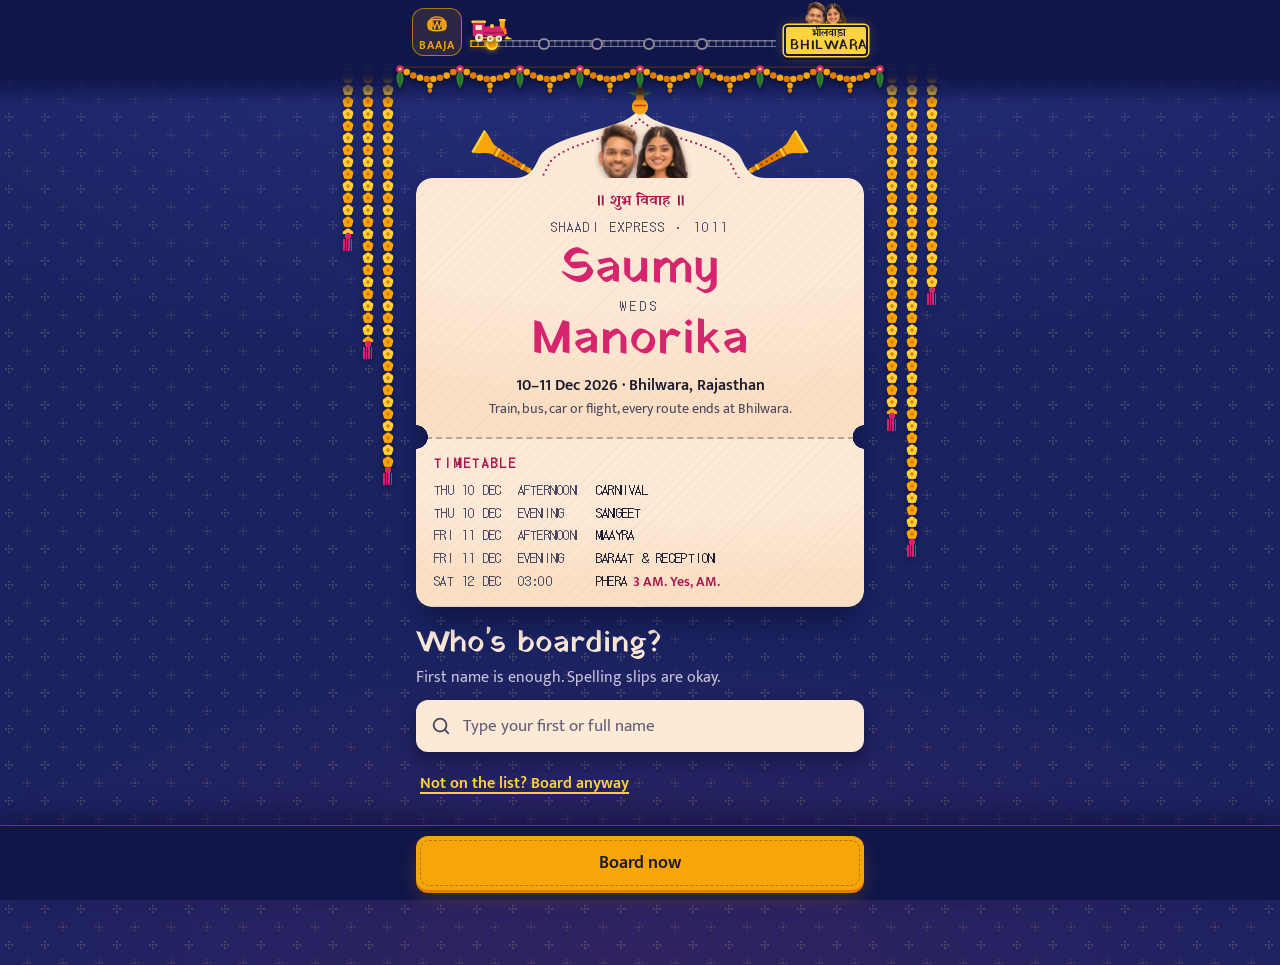
<file: index.html>
<!doctype html>
<html lang="en">
<head>
  <meta charset="utf-8">
  <meta name="viewport" content="width=device-width, initial-scale=1, viewport-fit=cover">
  <meta name="theme-color" content="#10164A">
  <meta name="color-scheme" content="dark">
  <title>Saumy &amp; Manorika · Shaadi Express to Bhilwara</title>
  <meta name="description" content="Your ticket to Saumy &amp; Manorika's wedding in Bhilwara, 10–11 Dec 2026. RSVP for everyone on your ticket and share your rough travel plan.">

  <!-- Link previews (WhatsApp, etc.) need ABSOLUTE URLs. If the site moves, update og:url,
       og:image and twitter:image together (docs/SETUP.md, Part 5). -->
  <meta property="og:type" content="website">
  <meta property="og:url" content="https://saumy-weds-manorika.github.io/">
  <meta property="og:site_name" content="Shaadi Express">
  <meta property="og:title" content="Your ticket to Saumy &amp; Manorika's wedding 🚂">
  <meta property="og:description" content="10–11 Dec 2026 · Bhilwara. RSVP and plan your journey.">
  <meta property="og:image" content="https://saumy-weds-manorika.github.io/assets/og.png">
  <meta property="og:image:type" content="image/png">
  <meta property="og:image:width" content="1200">
  <meta property="og:image:height" content="630">
  <meta property="og:image:alt" content="A Shaadi Express ticket to Saumy and Manorika's wedding in Bhilwara">
  <meta name="twitter:card" content="summary_large_image">
  <meta name="twitter:title" content="Your ticket to Saumy &amp; Manorika's wedding 🚂">
  <meta name="twitter:description" content="10–11 Dec 2026 · Bhilwara. RSVP and plan your journey.">
  <meta name="twitter:image" content="https://saumy-weds-manorika.github.io/assets/og.png">

  <link rel="icon" href="data:image/svg+xml,%3Csvg xmlns='http://www.w3.org/2000/svg' viewBox='0 0 32 32'%3E%3Ccircle cx='16' cy='16' r='15' fill='%23E07B00'/%3E%3Cg fill='%23F6A609'%3E%3Ccircle cx='16' cy='7' r='6'/%3E%3Ccircle cx='25' cy='16' r='6'/%3E%3Ccircle cx='16' cy='25' r='6'/%3E%3Ccircle cx='7' cy='16' r='6'/%3E%3C/g%3E%3Ccircle cx='16' cy='16' r='5' fill='%23D6246E'/%3E%3C/svg%3E">

  <link rel="preconnect" href="https://fonts.googleapis.com">
  <link rel="preconnect" href="https://fonts.gstatic.com" crossorigin>
  <link rel="stylesheet" href="https://fonts.googleapis.com/css2?family=DotGothic16&amp;family=Mukta:wght@400;600&amp;family=Yatra+One&amp;display=swap">
  <link rel="stylesheet" href="css/styles.css">
  <link rel="stylesheet" href="css/trip.css">
  <!-- Fetch app.js's imports in parallel instead of after app.js has been parsed -->
  <link rel="modulepreload" href="js/config.js">
  <link rel="modulepreload" href="js/logic.js">
  <link rel="modulepreload" href="js/api.js">
  <link rel="modulepreload" href="js/regret.js">
  <link rel="modulepreload" href="js/audio.js">
  <link rel="modulepreload" href="js/pass.js">
  <link rel="modulepreload" href="js/trip.js">
  <link rel="modulepreload" href="js/trip-data.js">
  <link rel="modulepreload" href="js/travel-data.js">
  <link rel="modulepreload" href="js/rajasthan-outline.js">
  <!-- The couple's busts: the cover, the BHILWARA board and the boarding pass all use them -->
  <link rel="preload" as="image" href="assets/bobble/saumy-bust.webp" type="image/webp">
  <link rel="preload" as="image" href="assets/bobble/manorika-bust.webp" type="image/webp">
  <script type="module" src="js/app.js"></script>
</head>
<body data-stop="platform" data-mode="train" data-party="confirmed">

<!-- ================================================================
     SVG sprite: vehicles, icons, diya.
     Referenced with <use href="#id">. Never displayed directly.
     ================================================================ -->
<svg class="sprite" aria-hidden="true" focusable="false" xmlns="http://www.w3.org/2000/svg">
  <!-- Vehicles: all face right, viewBox 0 0 48 28 -->
  <symbol id="v-train" viewBox="0 0 48 28">
    <rect x="1.5" y="3.5" width="16" height="3" rx="1.2" fill="#FFD23F"/>
    <rect x="3" y="6" width="13" height="15" rx="1.5" fill="#D6246E"/>
    <rect x="6" y="8.5" width="7" height="5.5" rx="1" fill="#FCE9D6"/>
    <rect x="15" y="10" width="25" height="11" rx="4" fill="#D6246E"/>
    <rect x="15" y="16" width="25" height="2" fill="#A8174F"/>
    <rect x="32.5" y="3" width="5.5" height="8" rx="1" fill="#F6A609"/>
    <rect x="31.5" y="2" width="7.5" height="2.4" rx="1" fill="#FFD23F"/>
    <circle cx="24" cy="9.6" r="2.2" fill="#FFD23F"/>
    <path d="M40 20.5l6.5 3.5h-9z" fill="#FFD23F"/>
    <g fill="#F6A609"><circle cx="35.6" cy="12" r="1.5"/><circle cx="37.6" cy="14.2" r="1.5"/><circle cx="38.6" cy="16.9" r="1.5"/></g>
    <g fill="#E07B00"><circle cx="36.6" cy="13" r="1.1"/><circle cx="38.2" cy="15.5" r="1.1"/></g>
    <circle cx="10" cy="22.5" r="4.4" fill="#FCE9D6"/><circle cx="10" cy="22.5" r="1.6" fill="#10164A"/>
    <circle cx="22" cy="23.4" r="3.5" fill="#FCE9D6"/><circle cx="22" cy="23.4" r="1.2" fill="#10164A"/>
    <circle cx="31.5" cy="23.4" r="3.5" fill="#FCE9D6"/><circle cx="31.5" cy="23.4" r="1.2" fill="#10164A"/>
    <path d="M10 22.5H31.5" stroke="#FFD23F" stroke-width="1.4" stroke-linecap="round"/>
  </symbol>
  <symbol id="v-flight" viewBox="0 0 48 28">
    <path d="M6 9 3.5 3H8.5L15 11.5z" fill="#D6246E"/>
    <path d="M4 15.5c0-3 3-4.5 9-4.5h25c5.5 0 9 2 9 4.5s-3.5 4.5-9 4.5H11c-4.5 0-7-1.5-7-4.5z" fill="#FCE9D6"/>
    <path d="M40 11.6c3.5.6 6.4 2 7 3.9h-6.2c-1 0-1.6-.6-1.6-1.6z" fill="#10164A"/>
    <path d="M18 16.5h11l-8.5 9.5H16.5z" fill="#D6246E"/>
    <path d="M7 14l-4.5 2.5H9z" fill="#A8174F"/>
    <g fill="#10164A"><circle cx="16" cy="14.2" r="1.1"/><circle cx="20" cy="14.2" r="1.1"/><circle cx="24" cy="14.2" r="1.1"/><circle cx="28" cy="14.2" r="1.1"/><circle cx="32" cy="14.2" r="1.1"/><circle cx="36" cy="14.2" r="1.1"/></g>
    <path d="M4.5 17.6H44" stroke="#F6A609" stroke-width="1.2"/>
  </symbol>
  <symbol id="v-bus" viewBox="0 0 48 28">
    <rect x="4" y="2.5" width="36" height="2" rx="1" fill="#FFD23F"/>
    <rect x="2" y="4.5" width="44" height="17" rx="3.5" fill="#F6A609"/>
    <rect x="2" y="15" width="44" height="2.6" fill="#D6246E"/>
    <g fill="#FCE9D6"><rect x="5" y="7.5" width="6" height="5.5" rx="1"/><rect x="13" y="7.5" width="6" height="5.5" rx="1"/><rect x="21" y="7.5" width="6" height="5.5" rx="1"/><rect x="29" y="7.5" width="6" height="5.5" rx="1"/></g>
    <path d="M37.5 7.5h6.2c.9 0 1.3.6 1.3 1.4V15h-7.5z" fill="#10164A"/>
    <circle cx="44.6" cy="19" r="1.2" fill="#FFD23F"/>
    <circle cx="12" cy="22.5" r="4" fill="#1B1B2F" stroke="#FCE9D6" stroke-width="1.4"/>
    <circle cx="36" cy="22.5" r="4" fill="#1B1B2F" stroke="#FCE9D6" stroke-width="1.4"/>
  </symbol>
  <!-- Auto-rickshaw for locals ("Bhilwara is home"): haldi canopy, open side, rani body -->
  <symbol id="v-local" viewBox="0 0 48 28">
    <rect x="10.5" y="7.5" width="17" height="9" rx="1.6" fill="#10164A"/>
    <rect x="11.5" y="13.4" width="9" height="2" rx=".6" fill="#FCE9D6"/>
    <path d="M6.5 16V7.2C6.5 4.4 8.3 2.6 11 2.6h22.2c1.5 0 2.4.9 2.4 2.4v2.5H10.5L10 16z" fill="#FFD23F"/>
    <path d="M27.2 16.4 31 7.5h4.6l-1.2 9.2z" fill="#FCE9D6" opacity=".8"/>
    <path d="M27.2 16.4 31 7.5" stroke="#1B1B2F" stroke-width="1" stroke-linecap="round"/>
    <path d="M5.5 22v-6h21.7l4 .9c6.6.3 10.6 1.9 12.6 5.1z" fill="#D6246E"/>
    <rect x="5.5" y="18.3" width="35" height="1.6" fill="#FFD23F"/>
    <circle cx="42" cy="19.6" r="1.2" fill="#FFD23F"/>
    <g fill="#F6A609"><circle cx="12.5" cy="8.2" r="1.15"/><circle cx="19" cy="8.2" r="1.15"/><circle cx="25.5" cy="8.2" r="1.15"/></g>
    <g fill="#E07B00"><circle cx="15.8" cy="8.4" r="1"/><circle cx="22.3" cy="8.4" r="1"/></g>
    <circle cx="12.5" cy="22.6" r="3.9" fill="#1B1B2F" stroke="#FCE9D6" stroke-width="1.4"/>
    <circle cx="37.5" cy="22.8" r="3.5" fill="#1B1B2F" stroke="#FCE9D6" stroke-width="1.4"/>
  </symbol>
  <symbol id="v-car" viewBox="0 0 48 28">
    <path d="M12 13c1.5-5 5-7.5 11-7.5h6.5c4.5 0 7.5 2.5 9.5 7.5z" fill="#FCE9D6"/>
    <path d="M15.5 12.5c1.2-3.4 3.6-4.8 7.5-4.8v4.8zM25 7.7h4.5c2.8 0 4.8 1.6 6.2 4.8H25z" fill="#10164A"/>
    <path d="M3 15.5c0-2 1.5-3 4-3h33c4 0 6 1.5 6 4.5v2.5c0 1.2-.8 2-2 2H5c-1.2 0-2-.8-2-2z" fill="#FCE9D6"/>
    <path d="M3 18h43" stroke="#E07B00" stroke-width="1"/>
    <g fill="#F6A609"><circle cx="31" cy="13.6" r="1.5"/><circle cx="34" cy="15" r="1.5"/><circle cx="37.2" cy="15.6" r="1.5"/><circle cx="40.4" cy="15.2" r="1.5"/><circle cx="43.2" cy="14" r="1.5"/></g>
    <g fill="#D6246E"><circle cx="32.5" cy="14.4" r="1"/><circle cx="35.6" cy="15.4" r="1"/><circle cx="38.8" cy="15.5" r="1"/><circle cx="41.8" cy="14.7" r="1"/></g>
    <circle cx="45" cy="16.5" r="1.1" fill="#FFD23F"/>
    <circle cx="12.5" cy="21.5" r="4" fill="#1B1B2F" stroke="#FCE9D6" stroke-width="1.4"/>
    <circle cx="36.5" cy="21.5" r="4" fill="#1B1B2F" stroke="#FCE9D6" stroke-width="1.4"/>
  </symbol>

  <!-- Icons: 24px grid, 2px stroke, currentColor -->
  <symbol id="i-dhol" viewBox="0 0 24 24"><g fill="none" stroke="currentColor" stroke-width="1.8" stroke-linejoin="round"><path d="M5 7.6c4.6-1.7 9.4-1.7 14 0v8.8c-4.6 1.7-9.4 1.7-14 0z"/><ellipse cx="5" cy="12" rx="1.9" ry="4.4"/><ellipse cx="19" cy="12" rx="1.9" ry="4.4"/><path d="M7.6 8.2l2.2 7.6 2.2-7.6 2.2 7.6 2.2-7.6" stroke-width="1.3"/><path d="M5.2 7.2C7 2.8 17 2.8 18.8 7.2" stroke-width="1.4"/></g></symbol>
  <symbol id="i-slash" viewBox="0 0 24 24"><path d="M3.5 3.5l17 17" stroke="#10164A" stroke-width="5.5" stroke-linecap="round"/><path d="M3.5 3.5l17 17" stroke="currentColor" stroke-width="2" stroke-linecap="round"/></symbol>
  <symbol id="i-speaker" viewBox="0 0 24 24"><path d="M11 5 6 9H3v6h3l5 4z" fill="currentColor" stroke="currentColor" stroke-width="1.5" stroke-linejoin="round"/></symbol>
  <symbol id="i-waves" viewBox="0 0 24 24"><path d="M15.5 8.5a5 5 0 0 1 0 7M18.5 5.5a9.5 9.5 0 0 1 0 13" fill="none" stroke="currentColor" stroke-width="2" stroke-linecap="round"/></symbol>
  <symbol id="i-mute" viewBox="0 0 24 24"><path d="m16 9.5 5 5m0-5-5 5" fill="none" stroke="currentColor" stroke-width="2" stroke-linecap="round"/></symbol>
  <symbol id="i-arrow-left" viewBox="0 0 24 24"><path d="M19 12H5m6 6-6-6 6-6" fill="none" stroke="currentColor" stroke-width="2" stroke-linecap="round" stroke-linejoin="round"/></symbol>
  <symbol id="i-arrow-right" viewBox="0 0 24 24"><path d="M5 12h14m-6 6 6-6-6-6" fill="none" stroke="currentColor" stroke-width="2" stroke-linecap="round" stroke-linejoin="round"/></symbol>
  <symbol id="i-check" viewBox="0 0 24 24"><path d="M20 6 9 17l-5-5" fill="none" stroke="currentColor" stroke-width="2.6" stroke-linecap="round" stroke-linejoin="round"/></symbol>
  <symbol id="i-x" viewBox="0 0 24 24"><path d="M18 6 6 18M6 6l12 12" fill="none" stroke="currentColor" stroke-width="2" stroke-linecap="round"/></symbol>
  <symbol id="i-plus" viewBox="0 0 24 24"><path d="M12 5v14M5 12h14" fill="none" stroke="currentColor" stroke-width="2" stroke-linecap="round"/></symbol>
  <symbol id="i-search" viewBox="0 0 24 24"><circle cx="11" cy="11" r="7" fill="none" stroke="currentColor" stroke-width="2"/><path d="m20 20-4-4" stroke="currentColor" stroke-width="2" stroke-linecap="round"/></symbol>
  <symbol id="i-download" viewBox="0 0 24 24"><path d="M12 3v12m-5-5 5 5 5-5M5 21h14" fill="none" stroke="currentColor" stroke-width="2" stroke-linecap="round" stroke-linejoin="round"/></symbol>
  <symbol id="i-share" viewBox="0 0 24 24"><g fill="none" stroke="currentColor" stroke-width="2"><circle cx="18" cy="5" r="3"/><circle cx="6" cy="12" r="3"/><circle cx="18" cy="19" r="3"/><path d="m8.6 13.5 6.8 4m0-11-6.8 4"/></g></symbol>
  <symbol id="i-chat" viewBox="0 0 24 24"><path d="M21 11.5a8.4 8.4 0 0 1-12.6 7.3L3 21l2.2-5.3A8.4 8.4 0 1 1 21 11.5z" fill="none" stroke="currentColor" stroke-width="2" stroke-linejoin="round"/></symbol>
  <symbol id="i-calendar" viewBox="0 0 24 24"><g fill="none" stroke="currentColor" stroke-width="2" stroke-linecap="round"><rect x="3" y="4.5" width="18" height="17" rx="2.5"/><path d="M16 2.5v4M8 2.5v4M3 10h18"/></g></symbol>
  <symbol id="i-copy" viewBox="0 0 24 24"><g fill="none" stroke="currentColor" stroke-width="2"><rect x="9" y="9" width="12" height="12" rx="2"/><path d="M5 15H4a1.5 1.5 0 0 1-1.5-1.5v-9A1.5 1.5 0 0 1 4 3h9a1.5 1.5 0 0 1 1.5 1.5V5"/></g></symbol>
  <symbol id="i-mail" viewBox="0 0 24 24"><g fill="none" stroke="currentColor" stroke-width="2" stroke-linejoin="round"><rect x="2.5" y="4.5" width="19" height="15" rx="2"/><path d="m21.5 6.5-9.5 7-9.5-7"/></g></symbol>
  <symbol id="i-edit" viewBox="0 0 24 24"><path d="M12 20h9M16.5 3.5a2.1 2.1 0 0 1 3 3L7 19l-4 1 1-4z" fill="none" stroke="currentColor" stroke-width="2" stroke-linecap="round" stroke-linejoin="round"/></symbol>
  <symbol id="i-ticket" viewBox="0 0 24 24"><path d="M3 7.5A2.5 2.5 0 0 1 5.5 5h13A2.5 2.5 0 0 1 21 7.5V9a3 3 0 0 0 0 6v1.5a2.5 2.5 0 0 1-2.5 2.5h-13A2.5 2.5 0 0 1 3 16.5V15a3 3 0 0 0 0-6z" fill="none" stroke="currentColor" stroke-width="2" stroke-linejoin="round"/><path d="M14 5v2.5m0 3v3m0 3V19" stroke="currentColor" stroke-width="2"/></symbol>
  <symbol id="i-wheel" viewBox="0 0 24 24"><g fill="none" stroke="currentColor" stroke-width="2"><circle cx="12" cy="12" r="9"/><circle cx="12" cy="12" r="2"/><path d="M12 3v7m0 4v7M3 12h7m4 0h7M5.6 5.6l5 5m2.8 2.8 5 5m0-12.8-5 5m-2.8 2.8-5 5"/></g></symbol>

  <!-- Diya: bowl and flame are separate so the flame can flicker -->
  <symbol id="diya-bowl" viewBox="0 0 40 40">
    <path d="M3 25c3.5 8.5 11 12 17 12s13.5-3.5 17-12c-5 2.4-10.6 3.4-17 3.4S8 27.4 3 25z" fill="#E07B00"/>
    <path d="M3 25c5 2.4 10.6 3.4 17 3.4s12-1 17-3.4" fill="none" stroke="#FFD23F" stroke-width="1.6" stroke-linecap="round"/>
    <path d="M7 31c4 2.4 8.4 3.4 13 3.4s9-1 13-3.4" fill="none" stroke="#C62828" stroke-width="1.6" stroke-linecap="round"/>
    <g fill="#FFD23F"><circle cx="12" cy="30.6" r="1"/><circle cx="20" cy="32" r="1"/><circle cx="28" cy="30.6" r="1"/></g>
    <path d="M20 22.5v4" stroke="#7A3E00" stroke-width="1.4" stroke-linecap="round"/>
  </symbol>
  <symbol id="diya-flame" viewBox="0 0 40 40">
    <path d="M20 4c4.4 6.4 6.6 10.6 6.6 14.4a6.6 6.6 0 0 1-13.2 0C13.4 14.6 15.6 10.4 20 4z" fill="#F6A609"/>
    <path d="M20 11.5c2.2 3.2 3.2 5.2 3.2 7.2a3.2 3.2 0 0 1-6.4 0c0-2 1-4 3.2-7.2z" fill="#FFD23F"/>
  </symbol>

</svg>

<!-- ================================================================
     Decor layer: fixed, behind content, never interactive.
     ================================================================ -->
<div class="decor" aria-hidden="true">
  <span class="ladi ladi--l1"></span>
  <span class="ladi ladi--r1"></span>
  <span class="ladi ladi--l2"></span>
  <span class="ladi ladi--r2"></span>
  <span class="ladi ladi--l3"></span>
  <span class="ladi ladi--r3"></span>
</div>

<!-- Screen-reader announcements (stop changes, regret dodges, copy confirmations) -->
<p id="announce" class="sr-only" aria-live="polite" aria-atomic="true"></p>

<!-- ================================================================
     Sticky journey bar: Baaja toggle, track with vehicle, BHILWARA board
     ================================================================ -->
<header class="journey-bar" id="journey-bar">
  <div class="journey-bar__inner">
    <button class="baaja" id="baaja-toggle" type="button" aria-pressed="true" aria-label="Baaja: wedding band music">
      <svg class="baaja__icon" aria-hidden="true" focusable="false"><use class="baaja__dhol" href="#i-dhol"/><use class="baaja__off" href="#i-slash"/></svg>
      <span class="baaja__label" aria-hidden="true">Baaja</span>
    </button>
    <!-- One-time hint that the sound toggle exists (shown by app.js, decorative) -->
    <p class="baaja-nudge" id="baaja-nudge" hidden aria-hidden="true">Tap to mute the baaja</p>

    <div class="journey" id="journey" style="--progress:0" aria-hidden="true">
      <span class="journey__rail"></span>
      <span class="journey__lit"></span>
      <span class="journey__station" data-stop="platform" style="--at:0"></span>
      <span class="journey__station" data-stop="passengers" style="--at:.2"></span>
      <span class="journey__station" data-stop="route" style="--at:.4"></span>
      <span class="journey__station" data-stop="arrival" style="--at:.6"></span>
      <span class="journey__station" data-stop="departure" style="--at:.8"></span>
      <span class="journey__runner">
        <span class="vehicle">
          <span class="vehicle__puffs"><i></i><i></i><i></i></span>
          <!-- Up to two passengers ride along (app.js: ridersFor). Never more than these two slots. -->
          <span class="riders"><img class="rider" data-rider="0" alt="" width="360" height="540" hidden><img class="rider" data-rider="1" alt="" width="360" height="495" hidden></span>
          <svg class="vehicle__svg" data-mode="train" viewBox="0 0 48 28" focusable="false"><use href="#v-train"/></svg>
          <svg class="vehicle__svg" data-mode="flight" viewBox="0 0 48 28" focusable="false"><use href="#v-flight"/></svg>
          <svg class="vehicle__svg" data-mode="bus" viewBox="0 0 48 28" focusable="false"><use href="#v-bus"/></svg>
          <svg class="vehicle__svg" data-mode="car" viewBox="0 0 48 28" focusable="false"><use href="#v-car"/></svg>
          <svg class="vehicle__svg" data-mode="local" viewBox="0 0 48 28" focusable="false"><use href="#v-local"/></svg>
        </span>
      </span>
    </div>

    <div class="mini-board" aria-hidden="true">
      <span class="mini-board__heads">
        <img class="mini-board__head" data-head="a" src="assets/bobble/saumy-bust.webp" alt="" width="360" height="548">
        <img class="mini-board__head" data-head="b" src="assets/bobble/manorika-bust.webp" alt="" width="360" height="461">
      </span>
      <span class="mini-board__plate"><span class="mini-board__hi" lang="hi">भीलवाड़ा</span><span class="mini-board__en">BHILWARA</span></span>
    </div>
  </div>
  <div class="toran" aria-hidden="true"><svg class="toran__svg" viewBox="0 0 480 30" preserveAspectRatio="xMidYMin meet" focusable="false"><path d="M0 3.2H480" stroke="#7A3E00" stroke-width="1.2" opacity=".55"/><g class="toran__swag"><circle cx="6.7" cy="8.1" r="3.3" fill="#F6A609"/><circle cx="13.3" cy="11.6" r="3.3" fill="#E07B00"/><circle cx="20.0" cy="13.8" r="3.3" fill="#F6A609"/><circle cx="26.7" cy="15.0" r="3.3" fill="#E07B00"/><circle cx="33.3" cy="15.0" r="3.3" fill="#F6A609"/><circle cx="40.0" cy="13.8" r="3.3" fill="#E07B00"/><circle cx="46.7" cy="11.6" r="3.3" fill="#F6A609"/><circle cx="53.3" cy="8.1" r="3.3" fill="#E07B00"/></g><g class="toran__swag"><circle cx="66.7" cy="8.1" r="3.3" fill="#F6A609"/><circle cx="73.3" cy="11.6" r="3.3" fill="#E07B00"/><circle cx="80.0" cy="13.8" r="3.3" fill="#F6A609"/><circle cx="86.7" cy="15.0" r="3.3" fill="#E07B00"/><circle cx="93.3" cy="15.0" r="3.3" fill="#F6A609"/><circle cx="100.0" cy="13.8" r="3.3" fill="#E07B00"/><circle cx="106.7" cy="11.6" r="3.3" fill="#F6A609"/><circle cx="113.3" cy="8.1" r="3.3" fill="#E07B00"/></g><g class="toran__swag"><circle cx="126.7" cy="8.1" r="3.3" fill="#F6A609"/><circle cx="133.3" cy="11.6" r="3.3" fill="#E07B00"/><circle cx="140.0" cy="13.8" r="3.3" fill="#F6A609"/><circle cx="146.7" cy="15.0" r="3.3" fill="#E07B00"/><circle cx="153.3" cy="15.0" r="3.3" fill="#F6A609"/><circle cx="160.0" cy="13.8" r="3.3" fill="#E07B00"/><circle cx="166.7" cy="11.6" r="3.3" fill="#F6A609"/><circle cx="173.3" cy="8.1" r="3.3" fill="#E07B00"/></g><g class="toran__swag"><circle cx="186.7" cy="8.1" r="3.3" fill="#F6A609"/><circle cx="193.3" cy="11.6" r="3.3" fill="#E07B00"/><circle cx="200.0" cy="13.8" r="3.3" fill="#F6A609"/><circle cx="206.7" cy="15.0" r="3.3" fill="#E07B00"/><circle cx="213.3" cy="15.0" r="3.3" fill="#F6A609"/><circle cx="220.0" cy="13.8" r="3.3" fill="#E07B00"/><circle cx="226.7" cy="11.6" r="3.3" fill="#F6A609"/><circle cx="233.3" cy="8.1" r="3.3" fill="#E07B00"/></g><g class="toran__swag"><circle cx="246.7" cy="8.1" r="3.3" fill="#F6A609"/><circle cx="253.3" cy="11.6" r="3.3" fill="#E07B00"/><circle cx="260.0" cy="13.8" r="3.3" fill="#F6A609"/><circle cx="266.7" cy="15.0" r="3.3" fill="#E07B00"/><circle cx="273.3" cy="15.0" r="3.3" fill="#F6A609"/><circle cx="280.0" cy="13.8" r="3.3" fill="#E07B00"/><circle cx="286.7" cy="11.6" r="3.3" fill="#F6A609"/><circle cx="293.3" cy="8.1" r="3.3" fill="#E07B00"/></g><g class="toran__swag"><circle cx="306.7" cy="8.1" r="3.3" fill="#F6A609"/><circle cx="313.3" cy="11.6" r="3.3" fill="#E07B00"/><circle cx="320.0" cy="13.8" r="3.3" fill="#F6A609"/><circle cx="326.7" cy="15.0" r="3.3" fill="#E07B00"/><circle cx="333.3" cy="15.0" r="3.3" fill="#F6A609"/><circle cx="340.0" cy="13.8" r="3.3" fill="#E07B00"/><circle cx="346.7" cy="11.6" r="3.3" fill="#F6A609"/><circle cx="353.3" cy="8.1" r="3.3" fill="#E07B00"/></g><g class="toran__swag"><circle cx="366.7" cy="8.1" r="3.3" fill="#F6A609"/><circle cx="373.3" cy="11.6" r="3.3" fill="#E07B00"/><circle cx="380.0" cy="13.8" r="3.3" fill="#F6A609"/><circle cx="386.7" cy="15.0" r="3.3" fill="#E07B00"/><circle cx="393.3" cy="15.0" r="3.3" fill="#F6A609"/><circle cx="400.0" cy="13.8" r="3.3" fill="#E07B00"/><circle cx="406.7" cy="11.6" r="3.3" fill="#F6A609"/><circle cx="413.3" cy="8.1" r="3.3" fill="#E07B00"/></g><g class="toran__swag"><circle cx="426.7" cy="8.1" r="3.3" fill="#F6A609"/><circle cx="433.3" cy="11.6" r="3.3" fill="#E07B00"/><circle cx="440.0" cy="13.8" r="3.3" fill="#F6A609"/><circle cx="446.7" cy="15.0" r="3.3" fill="#E07B00"/><circle cx="453.3" cy="15.0" r="3.3" fill="#F6A609"/><circle cx="460.0" cy="13.8" r="3.3" fill="#E07B00"/><circle cx="466.7" cy="11.6" r="3.3" fill="#F6A609"/><circle cx="473.3" cy="8.1" r="3.3" fill="#E07B00"/></g><g class="toran__pendant" style="--i:0"><path d="M0 6c4.6 4 4.8 11 0 18.5c-4.8-7.5-4.6-14.5 0-18.5z" fill="#2F7D32"/><path d="M0 7.5v15" stroke="#1E5A22" stroke-width=".8"/><circle cx="0" cy="5" r="3.8" fill="#D6246E"/><circle cx="0" cy="5" r="1.6" fill="#FFD23F"/></g><g class="toran__drop" style="--i:0"><path d="M30.0 15v5" stroke="#7A3E00" stroke-width=".8"/><circle cx="30.0" cy="21.5" r="2.9" fill="#F6A609"/><circle cx="30.0" cy="26.6" r="2.3" fill="#E07B00"/></g><g class="toran__pendant" style="--i:1"><path d="M60 6c4.6 4 4.8 11 0 18.5c-4.8-7.5-4.6-14.5 0-18.5z" fill="#2F7D32"/><path d="M60 7.5v15" stroke="#1E5A22" stroke-width=".8"/><circle cx="60" cy="5" r="3.8" fill="#D6246E"/><circle cx="60" cy="5" r="1.6" fill="#FFD23F"/></g><g class="toran__drop" style="--i:1"><path d="M90.0 15v5" stroke="#7A3E00" stroke-width=".8"/><circle cx="90.0" cy="21.5" r="2.9" fill="#F6A609"/><circle cx="90.0" cy="26.6" r="2.3" fill="#E07B00"/></g><g class="toran__pendant" style="--i:2"><path d="M120 6c4.6 4 4.8 11 0 18.5c-4.8-7.5-4.6-14.5 0-18.5z" fill="#2F7D32"/><path d="M120 7.5v15" stroke="#1E5A22" stroke-width=".8"/><circle cx="120" cy="5" r="3.8" fill="#D6246E"/><circle cx="120" cy="5" r="1.6" fill="#FFD23F"/></g><g class="toran__drop" style="--i:2"><path d="M150.0 15v5" stroke="#7A3E00" stroke-width=".8"/><circle cx="150.0" cy="21.5" r="2.9" fill="#F6A609"/><circle cx="150.0" cy="26.6" r="2.3" fill="#E07B00"/></g><g class="toran__pendant" style="--i:3"><path d="M180 6c4.6 4 4.8 11 0 18.5c-4.8-7.5-4.6-14.5 0-18.5z" fill="#2F7D32"/><path d="M180 7.5v15" stroke="#1E5A22" stroke-width=".8"/><circle cx="180" cy="5" r="3.8" fill="#D6246E"/><circle cx="180" cy="5" r="1.6" fill="#FFD23F"/></g><g class="toran__drop" style="--i:3"><path d="M210.0 15v5" stroke="#7A3E00" stroke-width=".8"/><circle cx="210.0" cy="21.5" r="2.9" fill="#F6A609"/><circle cx="210.0" cy="26.6" r="2.3" fill="#E07B00"/></g><g class="toran__pendant" style="--i:4"><path d="M240 6c4.6 4 4.8 11 0 18.5c-4.8-7.5-4.6-14.5 0-18.5z" fill="#2F7D32"/><path d="M240 7.5v15" stroke="#1E5A22" stroke-width=".8"/><circle cx="240" cy="5" r="3.8" fill="#D6246E"/><circle cx="240" cy="5" r="1.6" fill="#FFD23F"/></g><g class="toran__drop" style="--i:4"><path d="M270.0 15v5" stroke="#7A3E00" stroke-width=".8"/><circle cx="270.0" cy="21.5" r="2.9" fill="#F6A609"/><circle cx="270.0" cy="26.6" r="2.3" fill="#E07B00"/></g><g class="toran__pendant" style="--i:5"><path d="M300 6c4.6 4 4.8 11 0 18.5c-4.8-7.5-4.6-14.5 0-18.5z" fill="#2F7D32"/><path d="M300 7.5v15" stroke="#1E5A22" stroke-width=".8"/><circle cx="300" cy="5" r="3.8" fill="#D6246E"/><circle cx="300" cy="5" r="1.6" fill="#FFD23F"/></g><g class="toran__drop" style="--i:5"><path d="M330.0 15v5" stroke="#7A3E00" stroke-width=".8"/><circle cx="330.0" cy="21.5" r="2.9" fill="#F6A609"/><circle cx="330.0" cy="26.6" r="2.3" fill="#E07B00"/></g><g class="toran__pendant" style="--i:6"><path d="M360 6c4.6 4 4.8 11 0 18.5c-4.8-7.5-4.6-14.5 0-18.5z" fill="#2F7D32"/><path d="M360 7.5v15" stroke="#1E5A22" stroke-width=".8"/><circle cx="360" cy="5" r="3.8" fill="#D6246E"/><circle cx="360" cy="5" r="1.6" fill="#FFD23F"/></g><g class="toran__drop" style="--i:6"><path d="M390.0 15v5" stroke="#7A3E00" stroke-width=".8"/><circle cx="390.0" cy="21.5" r="2.9" fill="#F6A609"/><circle cx="390.0" cy="26.6" r="2.3" fill="#E07B00"/></g><g class="toran__pendant" style="--i:7"><path d="M420 6c4.6 4 4.8 11 0 18.5c-4.8-7.5-4.6-14.5 0-18.5z" fill="#2F7D32"/><path d="M420 7.5v15" stroke="#1E5A22" stroke-width=".8"/><circle cx="420" cy="5" r="3.8" fill="#D6246E"/><circle cx="420" cy="5" r="1.6" fill="#FFD23F"/></g><g class="toran__drop" style="--i:7"><path d="M450.0 15v5" stroke="#7A3E00" stroke-width=".8"/><circle cx="450.0" cy="21.5" r="2.9" fill="#F6A609"/><circle cx="450.0" cy="26.6" r="2.3" fill="#E07B00"/></g><g class="toran__pendant" style="--i:8"><path d="M480 6c4.6 4 4.8 11 0 18.5c-4.8-7.5-4.6-14.5 0-18.5z" fill="#2F7D32"/><path d="M480 7.5v15" stroke="#1E5A22" stroke-width=".8"/><circle cx="480" cy="5" r="3.8" fill="#D6246E"/><circle cx="480" cy="5" r="1.6" fill="#FFD23F"/></g></svg></div>
</header>

<main id="main" class="main">
  <noscript><p class="noscript">This ticket needs JavaScript. Open the link in Chrome or Safari.</p></noscript>

  <!-- ==============================================================
       STOP 0 · PLATFORM (cover ticket + "Who's boarding?")
       ============================================================== -->
  <section class="stop is-active" id="stop-platform" data-stop="platform" aria-labelledby="t-platform">
    <article class="ticket cover" id="cover">
      <svg class="jharokha" viewBox="0 0 330 100" aria-hidden="true" focusable="false">
        <g class="jharokha__shehnai jharokha__shehnai--l" transform="translate(60 88) rotate(-150)"><g class="jharokha__play">
          <rect x="0" y="-1.2" width="7" height="2.4" rx="1" fill="#FCE9D6"/>
          <circle cx="7.5" cy="0" r="2.6" fill="#F6A609"/>
          <path d="M9 -2.4 46 -4.4V4.4L9 2.4z" fill="#E07B00"/>
          <g fill="#7A3E00"><circle cx="19" cy="0" r="1.1"/><circle cx="25" cy="0" r="1.1"/><circle cx="31" cy="0" r="1.1"/><circle cx="37" cy="0" r="1.1"/></g>
          <rect x="13" y="-3" width="2.2" height="6" fill="#FFD23F"/><rect x="42" y="-4.4" width="2.2" height="8.8" fill="#FFD23F"/>
          <path d="M46 -4.4C54 -5 58 -11 65 -12.5V12.5C58 11 54 5 46 4.4z" fill="#F6A609"/>
          <path d="M65 -12.5V12.5" stroke="#FFD23F" stroke-width="2.4"/></g>
        </g>
        <g class="jharokha__shehnai jharokha__shehnai--r" transform="translate(270 88) rotate(-30)"><g class="jharokha__play">
          <rect x="0" y="-1.2" width="7" height="2.4" rx="1" fill="#FCE9D6"/>
          <circle cx="7.5" cy="0" r="2.6" fill="#F6A609"/>
          <path d="M9 -2.4 46 -4.4V4.4L9 2.4z" fill="#E07B00"/>
          <g fill="#7A3E00"><circle cx="19" cy="0" r="1.1"/><circle cx="25" cy="0" r="1.1"/><circle cx="31" cy="0" r="1.1"/><circle cx="37" cy="0" r="1.1"/></g>
          <rect x="13" y="-3" width="2.2" height="6" fill="#FFD23F"/><rect x="42" y="-4.4" width="2.2" height="8.8" fill="#FFD23F"/>
          <path d="M46 -4.4C54 -5 58 -11 65 -12.5V12.5C58 11 54 5 46 4.4z" fill="#F6A609"/>
          <path d="M65 -12.5V12.5" stroke="#FFD23F" stroke-width="2.4"/></g>
        </g>
        <path class="jharokha__dome" d="M40 92C56 92 60 80 64 72 70 58 100 50 128 42 146 37 158 32 165 22 172 32 184 37 202 42 230 50 260 58 266 72 270 80 274 92 290 92V100H40Z" fill="#FCE9D6"/>
        <path d="M52 100C66 98 70 86 74 78 80 66 106 58 132 50 148 45 158 41 165 33 172 41 182 45 198 50 224 58 250 66 256 78 260 86 264 98 278 100" fill="none" stroke="#A8174F" stroke-width="2.2" stroke-linecap="round" stroke-dasharray="0 5.2"/>
        <g class="jharokha__kalash" transform="translate(0 -5)">
          <path d="M157 26c0-5.4 3.6-8.4 8-8.4s8 3 8 8.4c0 4.6-3.6 7.4-8 7.4s-8-2.8-8-7.4z" fill="#F6A609"/>
          <path d="M159 24.5h12" stroke="#D6246E" stroke-width="1.6"/>
          <rect x="161" y="14" width="8" height="4.4" rx="1" fill="#E07B00"/>
          <path d="M165 14c-4-3-8-3.4-12-2.4 3 2.6 7 3.4 12 2.4zM165 14c4-3 8-3.4 12-2.4-3 2.6-7 3.4-12 2.4z" fill="#2F7D32"/>
          <circle cx="165" cy="9.6" r="4.6" fill="#7A3E00"/>
          <path d="M163 6.6c1.4-1.4 2.6-1.4 4 0" stroke="#E07B00" stroke-width="1.2" fill="none"/>
        </g>
      </svg>

      <div class="cover__peek" aria-hidden="true">
        <img class="cover__bust cover__bust--a" src="assets/bobble/saumy-bust.webp" alt="" width="360" height="548">
        <img class="cover__bust cover__bust--b" src="assets/bobble/manorika-bust.webp" alt="" width="360" height="461">
      </div>
      <div class="ticket__part ticket__part--top cover__top">
        <p class="cover__blessing" lang="hi">॥ शुभ विवाह ॥</p>
        <p class="dm cover__train">Shaadi Express · 1011</p>
        <h1 class="cover__names stop__title" id="t-platform" tabindex="-1">
          <span class="cover__name">Saumy</span>
          <span class="cover__weds">weds</span>
          <span class="cover__name">Manorika</span>
        </h1>
        <p class="cover__when">10–11 Dec 2026 · Bhilwara, Rajasthan</p>
        <p class="cover__routes">Train, bus, car or flight, every route ends at Bhilwara.</p>
      </div>
      <div class="ticket__part ticket__part--stub cover__stub">
        <h2 class="dm cover__tt-label">Timetable</h2>
        <ol class="timetable">
          <li class="timetable__row"><span class="timetable__date">Thu 10 Dec</span><span class="timetable__time">Afternoon</span><span class="timetable__event">Carnival</span></li>
          <li class="timetable__row"><span class="timetable__date">Thu 10 Dec</span><span class="timetable__time">Evening</span><span class="timetable__event">Sangeet</span></li>
          <li class="timetable__row"><span class="timetable__date">Fri 11 Dec</span><span class="timetable__time">Afternoon</span><span class="timetable__event">Maayra</span></li>
          <li class="timetable__row"><span class="timetable__date">Fri 11 Dec</span><span class="timetable__time">Evening</span><span class="timetable__event">Baraat &amp; Reception</span></li>
          <li class="timetable__row timetable__row--phera"><span class="timetable__date">Sat 12 Dec</span><span class="timetable__time">03:00</span><span class="timetable__event">Phera<span class="timetable__note">3 AM. Yes, AM.</span></span></li>
        </ol>
      </div>
    </article>

    <!-- Welcome back (returning device). Shown by app.js instead of #search-block. -->
    <div class="ticket panel welcome" id="welcome" hidden data-preview>
      <p class="dm welcome__kicker">Welcome back</p>
      <p class="welcome__name" id="welcome-name">Rahul Sharma</p>
      <p class="welcome__text">Your ticket is saved on this phone.</p>
      <div class="welcome__actions">
        <button class="btn btn--primary" id="welcome-view-pass" type="button"><svg class="btn__icon" aria-hidden="true"><use href="#i-ticket"/></svg>View my pass</button>
        <button class="btn btn--secondary" id="welcome-edit" type="button"><svg class="btn__icon" aria-hidden="true"><use href="#i-edit"/></svg>Edit my ticket</button>
      </div>
      <button class="btn btn--link welcome__reset" id="welcome-reset" type="button">Someone else? Start a new ticket</button>
    </div>

    <!-- Who's boarding? -->
    <div class="boarding" id="search-block">
      <label class="boarding__label" for="guest-search">Who's boarding?</label>
      <p class="boarding__hint" id="search-hint">First name is enough. Spelling slips are okay.</p>
      <div class="search">
        <svg class="search__icon" aria-hidden="true" focusable="false"><use href="#i-search"/></svg>
        <input class="input search__input" id="guest-search" type="search" inputmode="search" autocomplete="off" autocapitalize="words" spellcheck="false" placeholder="Type your first or full name" aria-describedby="search-hint" aria-controls="search-results">
      </div>
      <ul class="results" id="search-results" aria-label="Matching names">
        <li data-sample><button class="result" type="button" data-id="k7m2"><span class="result__label">Rahul Sharma</span><span class="result__go" aria-hidden="true">Board<svg><use href="#i-arrow-right"/></svg></span></button></li>
        <li data-sample><button class="result" type="button" data-id="z8q4"><span class="result__label">Mr &amp; Mrs Kabir Khan</span><span class="result__go" aria-hidden="true">Board<svg><use href="#i-arrow-right"/></svg></span></button></li>
      </ul>
      <p class="boarding__empty" id="search-empty" hidden data-preview>No match. Check spelling or board anyway.</p>
      <p class="boarding__empty" id="search-short" hidden>Keep going: type at least 3 letters, or add your surname.</p>
      <p class="boarding__wait" id="search-wait" role="status" hidden></p>
      <p class="field__error field__error--dark" id="search-error" hidden data-preview>Pick your name from the list first, or board anyway.</p>

      <!-- Selected guest confirmation -->
      <div class="boarding-as" id="boarding-as" hidden data-preview>
        <span class="boarding-as__label dm">Boarding as</span>
        <span class="boarding-as__name" id="boarding-as-name">Rahul Sharma</span>
        <button class="btn btn--link btn--link-dark" id="boarding-change" type="button">Change</button>
      </div>

      <button class="btn btn--link btn--link-dark boarding__anyway" id="board-anyway" type="button" aria-expanded="false" aria-controls="unlisted-block">Not on the list? Board anyway</button>

      <div class="field field--dark" id="unlisted-block" hidden data-preview>
        <label class="field__label" for="unlisted-name">Your name</label>
        <input class="input" id="unlisted-name" type="text" autocomplete="name" autocapitalize="words" maxlength="60" aria-describedby="unlisted-hint unlisted-error">
        <p class="field__hint" id="unlisted-hint">As Saumy would know you.</p>
        <p class="field__error field__error--dark" id="unlisted-error" hidden>Add your name so we know who's coming.</p>
      </div>
    </div>
  </section>

  <!-- ==============================================================
       STOP 1 · PASSENGERS
       ============================================================== -->
  <section class="stop" id="stop-passengers" data-stop="passengers" aria-labelledby="t-passengers">
    <div class="ticket form-card">
      <div class="ticket__strip"><span>Shaadi Express · 1011</span><span><span class="v-away">Stop 1 of 4</span><span class="v-home">Stop 1 of 2</span></span></div>
      <div class="form-card__body">
        <h2 class="stop__title" id="t-passengers" tabindex="-1">Passenger chart</h2>
        <p class="stop__lede">Mark everyone on your ticket. <strong>Waitlisted</strong> means you'll confirm later, like a waitlisted ticket that clears at chart preparation.</p>

        <!-- This ticket was already saved (from any phone): app.js pre-fills it and shows this -->
        <div class="booked" id="booked" hidden data-preview>
          <p class="booked__kicker dm">Already booked</p>
          <p class="booked__text" id="booked-text">Priya already booked seats for you both on Fri 9 Oct. Check the details or make changes.</p>
          <button class="btn btn--small btn--secondary booked__pass" id="booked-view-pass" type="button"><svg class="btn__icon" aria-hidden="true"><use href="#i-ticket"/></svg>View my pass</button>
        </div>

        <ol class="guest-list" id="guest-list" aria-label="Passengers">
          <li class="guest-card" data-sample data-index="0" data-status="confirmed">
            <div class="guest-card__head">
              <span class="guest-card__no dm">Passenger 1</span>
            </div>
            <p class="guest-card__name">Rahul Sharma</p>
            <div class="chips chips--status" role="radiogroup" aria-label="Rahul Sharma's status" data-group="status">
              <button class="chip chip--status chip--confirmed" type="button" role="radio" aria-checked="true" data-value="confirmed"><span class="chip__label">Confirmed</span><span class="chip__code">CNF</span></button>
              <button class="chip chip--status chip--waitlisted" type="button" role="radio" aria-checked="false" data-value="waitlisted"><span class="chip__label">Waitlisted</span><span class="chip__code">WL</span></button>
              <button class="chip chip--status chip--regret" type="button" role="radio" aria-checked="false" data-value="regret"><span class="chip__label">Regret</span></button>
            </div>
          </li>
          <li class="guest-card is-added is-invalid" data-sample data-index="1" data-status="waitlisted">
            <div class="guest-card__head">
              <span class="guest-card__no dm">Passenger 2</span>
              <button class="icon-btn guest-card__remove" type="button" aria-label="Remove passenger 2"><svg aria-hidden="true"><use href="#i-x"/></svg></button>
            </div>
            <div class="guest-card__who">
              <div class="field guest-card__name-field">
                <label class="field__label" for="sample-guest-name-1">Name</label>
                <input class="input" id="sample-guest-name-1" type="text" autocomplete="off" autocapitalize="words" maxlength="60" placeholder="Their name" aria-invalid="true">
              </div>
              <div class="gender" role="radiogroup" aria-label="Passenger 2's gender" data-group="gender">
                <button class="gender__opt" type="button" role="radio" aria-checked="false" data-value="M" aria-label="Male">M</button>
                <button class="gender__opt" type="button" role="radio" aria-checked="true" data-value="F" aria-label="Female">F</button>
              </div>
            </div>
            <div class="chips chips--status" role="radiogroup" aria-label="Passenger 2's status" data-group="status">
              <button class="chip chip--status chip--confirmed" type="button" role="radio" aria-checked="false" data-value="confirmed"><span class="chip__label">Confirmed</span><span class="chip__code">CNF</span></button>
              <button class="chip chip--status chip--waitlisted" type="button" role="radio" aria-checked="true" data-value="waitlisted"><span class="chip__label">Waitlisted</span><span class="chip__code">WL</span></button>
              <button class="chip chip--status chip--regret" type="button" role="radio" aria-checked="false" data-value="regret"><span class="chip__label">Regret</span></button>
            </div>
            <p class="field__error">Add a name for this passenger.</p>
          </li>
        </ol>

        <button class="btn btn--add" id="add-guest" type="button"><svg class="btn__icon" aria-hidden="true"><use href="#i-plus"/></svg>Add guest</button>
        <p class="field__error" id="passengers-error" role="alert" hidden data-preview>Pick a status for every passenger.</p>
      </div>
    </div>
  </section>

  <!-- ==============================================================
       STOP 2 · ROUTE
       ============================================================== -->
  <section class="stop" id="stop-route" data-stop="route" aria-labelledby="t-route">
    <div class="ticket form-card">
      <div class="ticket__strip"><span>Shaadi Express · 1011</span><span><span class="v-away">Stop 2 of 4</span><span class="v-home">Last stop</span></span></div>
      <div class="form-card__body">
        <h2 class="stop__title" id="t-route" tabindex="-1"><span class="v-cnf">How are you getting to Bhilwara?</span><span class="v-wl">If your ticket confirms, how would you get to Bhilwara?</span></h2>
        <p class="stop__lede">Train, bus, car, or a flight plus a short ride: tell us your best guess.</p>

        <div class="group">
          <p class="group__label" id="mode-label">Mode</p>
          <div class="chips chips--mode" id="mode-chips" role="radiogroup" aria-labelledby="mode-label" data-group="mode">
            <button class="chip chip--mode chip--home" type="button" role="radio" aria-checked="false" data-value="local" aria-labelledby="home-label" aria-describedby="home-sub">
              <svg class="chip__icon" viewBox="0 0 48 28" aria-hidden="true"><use href="#v-local"/></svg>
              <span class="chip__text">
                <span class="chip__label" id="home-label">Bhilwara is home</span>
                <span class="chip__sub" id="home-sub">Local platform. Skip the travel bits and just bring your dancing shoes.</span>
              </span>
            </button>
            <p class="chips__or" aria-hidden="true">or coming in by</p>
            <button class="chip chip--mode" type="button" role="radio" aria-checked="false" data-value="train" data-preview-check><svg class="chip__icon" viewBox="0 0 48 28" aria-hidden="true"><use href="#v-train"/></svg><span class="chip__label">Train</span></button>
            <button class="chip chip--mode" type="button" role="radio" aria-checked="false" data-value="bus"><svg class="chip__icon" viewBox="0 0 48 28" aria-hidden="true"><use href="#v-bus"/></svg><span class="chip__label">Bus</span></button>
            <button class="chip chip--mode" type="button" role="radio" aria-checked="false" data-value="car"><svg class="chip__icon" viewBox="0 0 48 28" aria-hidden="true"><use href="#v-car"/></svg><span class="chip__label">Car</span></button>
            <button class="chip chip--mode" type="button" role="radio" aria-checked="false" data-value="flight"><svg class="chip__icon" viewBox="0 0 48 28" aria-hidden="true"><use href="#v-flight"/></svg><span class="chip__label">Flight</span></button>
          </div>
          <p class="field__error" id="mode-error" hidden data-preview>Pick how you'll roughly travel.</p>
        </div>

        <div class="field" id="from-field">
          <label class="field__label" for="from-city">Travelling from</label>
          <input class="input" id="from-city" type="text" list="city-list" autocomplete="address-level2" autocapitalize="words" maxlength="60" placeholder="Your city" aria-describedby="from-hint from-error">
          <datalist id="city-list"></datalist>
          <p class="field__hint" id="from-hint">Pick from the list or type your own.</p>
          <p class="field__error" id="from-error" hidden data-preview>Tell us roughly where you're coming from.</p>
        </div>

        <!-- Flight and train only (v4 §O3): two optional legs after "Travelling from", revealed one at a time,
             so the itinerary reads from → landing at / getting off at → then on by. app.js renders the chips
             from js/travel-data.js; the samples below only show in ?preview=all (tests/travel.test.mjs keeps
             their numbers in step with travel-data.js). -->
        <div class="via" id="via" hidden data-preview>
          <div class="group via__leg" id="hub-group">
            <p class="group__label" id="hub-label"><span id="hub-label-text">Landing at</span> <span class="field__optional" id="hub-label-note">(best guess)</span></p>
            <div class="chips chips--hub" id="hub-chips" role="radiogroup" aria-labelledby="hub-label" data-group="hub">
              <button class="chip chip--hub" data-sample type="button" role="radio" aria-checked="true" data-value="UDR"><span class="chip__label">Udaipur</span><span class="chip__hint"><span class="hub-code">UDR</span> · 145 km</span></button>
              <button class="chip chip--hub" data-sample type="button" role="radio" aria-checked="false" data-value="KQH"><span class="chip__label">Kishangarh</span><span class="chip__for">for Ajmer</span><span class="chip__hint"><span class="hub-code">KQH</span> · 160 km</span></button>
              <button class="chip chip--hub chip--unsure" data-sample type="button" role="radio" aria-checked="false" data-value="unsure"><span class="chip__label">Not sure yet</span></button>
            </div>
          </div>
          <div class="group via__leg" id="onward-group" hidden data-preview>
            <p class="group__label" id="onward-label">Then on to Bhilwara by <span class="field__optional">(optional)</span></p>
            <div class="chips chips--onward" id="onward-chips" role="radiogroup" aria-labelledby="onward-label" data-group="onward">
              <button class="chip" data-sample type="button" role="radio" aria-checked="true" data-value="car"><span class="chip__label">Car/cab</span></button>
              <button class="chip" data-sample type="button" role="radio" aria-checked="false" data-value="train"><span class="chip__label">Train</span></button>
              <button class="chip" data-sample type="button" role="radio" aria-checked="false" data-value="bus"><span class="chip__label">Bus</span></button>
              <button class="chip chip--unsure" data-sample type="button" role="radio" aria-checked="false" data-value="unsure"><span class="chip__label">Not sure yet</span></button>
            </div>
          </div>
        </div>

        <!-- Getting to Bhilwara (v4 §O2): reference panel, closed by default. app.js fills the lists from
             js/travel-data.js (nearest first); the sample rows only show in ?preview=all, and
             tests/travel.test.mjs keeps their numbers in step with travel-data.js. -->
        <details class="getting" id="getting-there">
          <summary class="getting__summary">
            <svg class="getting__pin" viewBox="0 0 16 16" aria-hidden="true" focusable="false"><g fill="#F6A609"><circle cx="8" cy="4.6" r="2.6"/><circle cx="11.4" cy="8" r="2.6"/><circle cx="8" cy="11.4" r="2.6"/><circle cx="4.6" cy="8" r="2.6"/></g><circle cx="8" cy="8" r="2.4" fill="#E07B00"/></svg>
            <span class="getting__title">Getting to Bhilwara<span class="getting__sub">: airports, junctions, roads</span></span>
            <svg class="getting__chev" viewBox="0 0 24 24" aria-hidden="true" focusable="false"><path d="m6 9 6 6 6-6" fill="none" stroke="currentColor" stroke-width="2.4" stroke-linecap="round" stroke-linejoin="round"/></svg>
          </summary>
          <div class="getting__body">
            <div class="getting__part">
              <h3 class="getting__head" id="gt-air-title"><svg class="getting__icon" viewBox="0 0 48 28" aria-hidden="true" focusable="false"><use href="#v-flight"/></svg>Nearest airports</h3>
              <ol class="gt-list" id="gt-airports">
                <li class="gt-row" data-sample><span class="gt-row__place"><span class="gt-row__name">Udaipur</span> <span class="gt-row__code hub-code">(UDR)</span></span><span class="gt-row__km">145 km</span><span class="gt-row__drive">~2h 30m</span></li>
                <li class="gt-row" data-sample><span class="gt-row__place"><span class="gt-row__name">Kishangarh</span> <span class="gt-row__code hub-code">(KQH)</span><span class="gt-row__for">for Ajmer</span></span><span class="gt-row__km">160 km</span><span class="gt-row__drive">~2h 30m</span></li>
              </ol>
              <p class="getting__note" id="gt-air-note">Bhilwara itself has no commercial airport.</p>
            </div>
            <div class="getting__part">
              <h3 class="getting__head" id="gt-rail-title"><svg class="getting__icon" viewBox="0 0 48 28" aria-hidden="true" focusable="false"><use href="#v-train"/></svg>Railway</h3>
              <p class="getting__lede" id="gt-rail-lede">Bhilwara (BHL) has its own station. Big junctions nearby:</p>
              <ol class="gt-list" id="gt-junctions">
                <li class="gt-row" data-sample><span class="gt-row__place"><span class="gt-row__name">Chittaurgarh</span> <span class="gt-row__code hub-code">(COR)</span></span><span class="gt-row__km">55 km</span><span class="gt-row__drive">~1h</span></li>
                <li class="gt-row" data-sample><span class="gt-row__place"><span class="gt-row__name">Udaipur City</span> <span class="gt-row__code hub-code">(UDZ)</span></span><span class="gt-row__km">155 km</span><span class="gt-row__drive">~2h 45m</span></li>
              </ol>
            </div>
            <div class="getting__part">
              <h3 class="getting__head" id="gt-road-title"><svg class="getting__icon" viewBox="0 0 48 28" aria-hidden="true" focusable="false"><use href="#v-car"/></svg>By road</h3>
              <ul class="gt-road" id="gt-road">
                <li data-sample>Bhilwara sits just off NH48, the Delhi–Jaipur–Ajmer–Chittaurgarh–Udaipur–Ahmedabad highway.</li>
              </ul>
            </div>
            <p class="getting__foot">Road distances to Bhilwara station, rounded. Drive times are rough.</p>
          </div>
        </details>

        <!-- Locals only: they skip the arrival and departure stops, so their stops and note live here -->
        <div class="local-extras" id="local-extras" hidden data-preview>
          <div class="your-stops your-stops--home">
            <h3 class="your-stops__title">Your stops</h3>
            <p class="your-stops__lede">Home advantage: you'll make every function.</p>
            <ol class="catches" id="local-catches" aria-label="Functions you'll catch">
              <li class="tt-row" data-sample data-caught="true"><svg class="diya diya--sm" viewBox="0 0 40 40" aria-hidden="true"><use href="#diya-bowl"/><use class="diya__flame" href="#diya-flame"/></svg><span class="tt-row__main"><span class="tt-row__name">Carnival</span><span class="tt-row__when">Thu 10 Dec · Afternoon</span></span><span class="sr-only">You'll be there.</span></li>
            </ol>
          </div>
          <div class="field">
            <label class="field__label" for="local-note">A note for Saumy &amp; Manorika <span class="field__optional">(optional)</span></label>
            <textarea class="input input--area" id="local-note" maxlength="500" rows="3" aria-describedby="local-note-count"></textarea>
            <p class="field__count" id="local-note-count" aria-live="off">0 / 500</p>
            <p class="field__hint" data-note-kept hidden>Your earlier note is saved. Write a new one here to replace it.</p>
          </div>
        </div>
      </div>
    </div>
  </section>

  <!-- ==============================================================
       STOP 3 · ARRIVAL (tentative)
       ============================================================== -->
  <section class="stop" id="stop-arrival" data-stop="arrival" aria-labelledby="t-arrival">
    <div class="ticket form-card">
      <div class="ticket__strip"><span>Shaadi Express · 1011</span><span>Stop 3 of 4</span></div>
      <div class="form-card__body">
        <h2 class="stop__title" id="t-arrival" tabindex="-1"><span class="v-cnf">Roughly when do you arrive?</span><span class="v-wl">If your ticket confirms, roughly when would you arrive?</span></h2>
        <p class="stop__lede">A rough guess helps us plan your pickup. You can change this anytime.</p>

        <div class="group">
          <p class="group__label" id="arrive-date-label">Date</p>
          <div class="chips chips--date" id="arrive-date-chips" role="radiogroup" aria-labelledby="arrive-date-label" data-group="arrive-date">
            <button class="chip chip--date" type="button" role="radio" aria-checked="false" data-value="2026-12-09" data-preview-check><span class="chip__kicker">Wed</span><span class="chip__label">9 Dec</span></button>
            <button class="chip chip--date" type="button" role="radio" aria-checked="false" data-value="2026-12-10"><span class="chip__kicker">Thu</span><span class="chip__label">10 Dec</span></button>
            <button class="chip chip--date" type="button" role="radio" aria-checked="false" data-value="2026-12-11"><span class="chip__kicker">Fri</span><span class="chip__label">11 Dec</span></button>
            <button class="chip chip--date chip--other" type="button" role="radio" aria-checked="false" data-value="other" aria-controls="arrive-other"><span class="chip__kicker" data-slot="kicker" hidden></span><span class="chip__label" data-slot="label">Other date</span></button>
            <button class="chip chip--date chip--unsure" type="button" role="radio" aria-checked="false" data-value="unsure"><span class="chip__label">Not sure yet</span></button>
          </div>
          <!-- "Other date" (v4 §Q): shown while that chip is picked; December is fixed, the guest types the day -->
          <div class="other-date" id="arrive-other" hidden data-preview>
            <label class="field__label" for="arrive-day">Day in December</label>
            <div class="other-date__row">
              <span class="other-date__box">
                <input class="input other-date__input" id="arrive-day" type="text" inputmode="numeric" maxlength="2" autocomplete="off" enterkeyhint="next" aria-describedby="arrive-day-hint">
                <span class="other-date__month" aria-hidden="true">Dec</span>
              </span>
              <p class="field__hint other-date__hint" id="arrive-day-hint">e.g. 7</p>
            </div>
            <p class="field__error" id="arrive-day-error" role="alert" hidden data-preview>Arrival has to be on or before 11 Dec.</p>
          </div>
        </div>

        <div class="group">
          <p class="group__label" id="arrive-slot-label">Time of day</p>
          <div class="chips chips--slot" id="arrive-slot-chips" role="radiogroup" aria-labelledby="arrive-slot-label" data-group="arrive-slot">
            <button class="chip chip--slot" type="button" role="radio" aria-checked="false" data-value="early"><span class="chip__label">Early morning</span><span class="chip__hint">before 8 AM</span></button>
            <button class="chip chip--slot" type="button" role="radio" aria-checked="false" data-value="morning" data-preview-check><span class="chip__label">Morning</span><span class="chip__hint">8 AM – noon</span></button>
            <button class="chip chip--slot" type="button" role="radio" aria-checked="false" data-value="afternoon"><span class="chip__label">Afternoon</span><span class="chip__hint">noon – 4 PM</span></button>
            <button class="chip chip--slot" type="button" role="radio" aria-checked="false" data-value="evening"><span class="chip__label">Evening</span><span class="chip__hint">4 – 8 PM</span></button>
            <button class="chip chip--slot" type="button" role="radio" aria-checked="false" data-value="night"><span class="chip__label">Night</span><span class="chip__hint">after 8 PM</span></button>
            <button class="chip chip--slot chip--unsure" type="button" role="radio" aria-checked="false" data-value="unsure"><span class="chip__label">Not sure yet</span></button>
          </div>
        </div>
        <p class="field__error" id="arrive-error" hidden data-preview>Pick a rough date and time. "Not sure yet" is fine.</p>
      </div>
    </div>
  </section>

  <!-- ==============================================================
       STOP 4 · DEPARTURE (tentative) + Your stops + note
       ============================================================== -->
  <section class="stop" id="stop-departure" data-stop="departure" aria-labelledby="t-departure">
    <div class="ticket form-card">
      <div class="ticket__strip"><span>Shaadi Express · 1011</span><span>Stop 4 of 4</span></div>
      <div class="form-card__body">
        <h2 class="stop__title" id="t-departure" tabindex="-1"><span class="v-cnf">Roughly when do you leave?</span><span class="v-wl">If your ticket confirms, roughly when would you leave?</span></h2>
        <p class="stop__lede">So we can plan your drop-off. You can change this anytime.</p>

        <div class="group">
          <p class="group__label" id="depart-date-label">Date</p>
          <div class="chips chips--date" id="depart-date-chips" role="radiogroup" aria-labelledby="depart-date-label" data-group="depart-date">
            <button class="chip chip--date" type="button" role="radio" aria-checked="false" data-value="2026-12-11"><span class="chip__kicker">Fri</span><span class="chip__label">11 Dec</span></button>
            <button class="chip chip--date" type="button" role="radio" aria-checked="false" data-value="2026-12-12" data-preview-check><span class="chip__kicker">Sat</span><span class="chip__label">12 Dec</span></button>
            <button class="chip chip--date chip--other" type="button" role="radio" aria-checked="false" data-value="other" aria-controls="depart-other"><span class="chip__kicker" data-slot="kicker" hidden></span><span class="chip__label" data-slot="label">Other date</span></button>
            <button class="chip chip--date chip--unsure" type="button" role="radio" aria-checked="false" data-value="unsure"><span class="chip__label">Not sure yet</span></button>
          </div>
          <div class="other-date" id="depart-other" hidden data-preview>
            <label class="field__label" for="depart-day">Day in December</label>
            <div class="other-date__row">
              <span class="other-date__box">
                <input class="input other-date__input" id="depart-day" type="text" inputmode="numeric" maxlength="2" autocomplete="off" enterkeyhint="next" aria-describedby="depart-day-hint">
                <span class="other-date__month" aria-hidden="true">Dec</span>
              </span>
              <p class="field__hint other-date__hint" id="depart-day-hint">e.g. 13</p>
            </div>
            <p class="field__error" id="depart-day-error" role="alert" hidden>Departure has to be on or after 10 Dec.</p>
          </div>
          <p class="teaser" id="trip-teaser"><svg class="teaser__pin" viewBox="0 0 16 16" aria-hidden="true" focusable="false"><g fill="#F6A609"><circle cx="8" cy="4.6" r="2.6"/><circle cx="11.4" cy="8" r="2.6"/><circle cx="8" cy="11.4" r="2.6"/><circle cx="4.6" cy="8" r="2.6"/></g><circle cx="8" cy="8" r="2.4" fill="#E07B00"/></svg><span id="trip-teaser-text">Staying on for the weekend? We've mapped some escapes for you. They're waiting at the end of your journey.</span></p>
        </div>

        <div class="group">
          <p class="group__label" id="depart-slot-label">Time of day</p>
          <div class="chips chips--slot" id="depart-slot-chips" role="radiogroup" aria-labelledby="depart-slot-label" data-group="depart-slot">
            <button class="chip chip--slot" type="button" role="radio" aria-checked="false" data-value="early"><span class="chip__label">Early morning</span><span class="chip__hint">before 8 AM</span></button>
            <button class="chip chip--slot" type="button" role="radio" aria-checked="false" data-value="morning"><span class="chip__label">Morning</span><span class="chip__hint">8 AM – noon</span></button>
            <button class="chip chip--slot" type="button" role="radio" aria-checked="false" data-value="afternoon" data-preview-check><span class="chip__label">Afternoon</span><span class="chip__hint">noon – 4 PM</span></button>
            <button class="chip chip--slot" type="button" role="radio" aria-checked="false" data-value="evening"><span class="chip__label">Evening</span><span class="chip__hint">4 – 8 PM</span></button>
            <button class="chip chip--slot" type="button" role="radio" aria-checked="false" data-value="night"><span class="chip__label">Night</span><span class="chip__hint">after 8 PM</span></button>
            <button class="chip chip--slot chip--unsure" type="button" role="radio" aria-checked="false" data-value="unsure"><span class="chip__label">Not sure yet</span></button>
          </div>
        </div>
        <p class="field__error" id="depart-error" hidden data-preview>Your leaving date is before your arrival. Pick a later date.</p>

        <div class="your-stops">
          <h3 class="your-stops__title">Your stops</h3>
          <p class="your-stops__lede">Based on your rough plan. A lit diya means you're there.</p>
          <ol class="catches" id="catches" aria-label="Functions you'll catch">
            <li class="tt-row" data-sample data-caught="true"><svg class="diya diya--sm" viewBox="0 0 40 40" aria-hidden="true"><use href="#diya-bowl"/><use class="diya__flame" href="#diya-flame"/></svg><span class="tt-row__main"><span class="tt-row__name">Carnival</span><span class="tt-row__when">Thu 10 Dec · Afternoon</span></span><span class="sr-only">You'll be there.</span></li>
            <li class="tt-row" data-sample data-caught="true"><svg class="diya diya--sm" viewBox="0 0 40 40" aria-hidden="true"><use href="#diya-bowl"/><use class="diya__flame" href="#diya-flame"/></svg><span class="tt-row__main"><span class="tt-row__name">Sangeet</span><span class="tt-row__when">Thu 10 Dec · Evening</span></span><span class="sr-only">You'll be there.</span></li>
            <li class="tt-row" data-sample data-caught="false"><svg class="diya diya--sm" viewBox="0 0 40 40" aria-hidden="true"><use href="#diya-bowl"/><use class="diya__flame" href="#diya-flame"/></svg><span class="tt-row__main"><span class="tt-row__name">Phera</span><span class="tt-row__when">Sat 12 Dec · 3 AM. Yes, AM.</span><span class="tt-row__quip">You'll miss the Phera! It's at 3 AM anyway…</span></span><span class="sr-only">You'll miss this one.</span></li>
          </ol>
        </div>

        <div class="field">
          <label class="field__label" for="note">A note for Saumy &amp; Manorika <span class="field__optional">(optional)</span></label>
          <textarea class="input input--area" id="note" maxlength="500" rows="3" aria-describedby="note-count"></textarea>
          <p class="field__count" id="note-count" aria-live="off">0 / 500</p>
          <p class="field__hint" data-note-kept hidden>Your earlier note is saved. Write a new one here to replace it.</p>
        </div>
      </div>
    </div>
  </section>

  <!-- ==============================================================
       STOP 5 · BHILWARA JUNCTION
       ============================================================== -->
  <section class="stop stop--junction" id="stop-junction" data-stop="junction" aria-labelledby="t-junction">
    <div class="scene" id="arrival-scene">
      <div class="scene__sky" aria-hidden="true"></div>
      <div class="board" role="img" aria-label="Station board: Bhilwara. Height above sea level: very happy.">
        <div class="board__plate">
          <p class="board__hi" lang="hi">भीलवाड़ा</p>
          <p class="board__en">Bhilwara</p>
          <p class="board__msl"><span lang="hi">समुद्र तल से ऊंचाई: बहुत खुश</span><span>Height above sea level: very happy</span></p>
        </div>
        <span class="board__post board__post--l"></span>
        <span class="board__post board__post--r"></span>
      </div>
      <!-- The couple as bobbleheads: body then head, the head wobbling on its neck pivot -->
      <div class="couple" aria-hidden="true">
        <div class="figure figure--a"><img class="figure__body" src="assets/bobble/saumy-body.webp" alt="" width="309" height="900" loading="lazy" decoding="async"><img class="figure__head" src="assets/bobble/saumy-head.webp" alt="" width="309" height="900" loading="lazy" decoding="async"></div>
        <div class="figure figure--b"><img class="figure__body" src="assets/bobble/manorika-body.webp" alt="" width="418" height="900" loading="lazy" decoding="async"><img class="figure__head" src="assets/bobble/manorika-head.webp" alt="" width="418" height="900" loading="lazy" decoding="async"></div>
      </div>
      <button class="instrument instrument--dhol" id="tap-dhol" type="button" aria-label="Play the dhol">
        <svg viewBox="0 0 80 64" aria-hidden="true" focusable="false">
          <path d="M14 24C16 6 64 6 66 24" fill="none" stroke="#D6246E" stroke-width="3" stroke-linecap="round"/>
          <path d="M14 22c16-5 36-5 52 0v32c-16 5-36 5-52 0z" fill="#D6246E"/>
          <path d="M14 26c16-4 36-4 52 0M14 50c16 4 36 4 52 0" stroke="#F6A609" stroke-width="3" fill="none"/>
          <path d="M18 25l8 26 8-26 8 26 8-26 8 26 6-24" stroke="#FCE9D6" stroke-width="1.6" fill="none" stroke-linejoin="round"/>
          <ellipse cx="14" cy="38" rx="6.5" ry="16.5" fill="#FCE9D6" stroke="#7A3E00" stroke-width="2"/>
          <ellipse cx="66" cy="38" rx="6.5" ry="16.5" fill="#FCE9D6" stroke="#7A3E00" stroke-width="2"/>
          <path d="M70 20c4-6 7-11 8-17" stroke="#FFD23F" stroke-width="2.4" stroke-linecap="round" fill="none"/>
        </svg>
        <span class="instrument__hint" aria-hidden="true">Tap</span>
      </button>
      <button class="instrument instrument--shehnai" id="tap-shehnai" type="button" aria-label="Play the shehnai">
        <svg viewBox="0 0 80 64" aria-hidden="true" focusable="false">
          <g transform="translate(8 56) rotate(-38)">
            <rect x="0" y="-1.6" width="9" height="3.2" rx="1.2" fill="#FCE9D6"/>
            <circle cx="10" cy="0" r="3.4" fill="#F6A609"/>
            <path d="M12 -3.2 58 -5.8V5.8L12 3.2z" fill="#E07B00"/>
            <g fill="#7A3E00"><circle cx="24" cy="0" r="1.4"/><circle cx="31" cy="0" r="1.4"/><circle cx="38" cy="0" r="1.4"/><circle cx="45" cy="0" r="1.4"/></g>
            <rect x="17" y="-4" width="2.6" height="8" fill="#FFD23F"/><rect x="53" y="-5.8" width="2.6" height="11.6" fill="#FFD23F"/>
            <path d="M58 -5.8C68 -6.4 72 -14 82 -16V16C72 14 68 6.4 58 5.8z" fill="#F6A609"/>
            <path d="M82 -16V16" stroke="#FFD23F" stroke-width="3"/>
          </g>
        </svg>
        <span class="instrument__hint" aria-hidden="true">Tap</span>
      </button>
      <div class="platform-edge" aria-hidden="true"></div>
      <div class="petals" aria-hidden="true"><i class="petal" style="--x:34%;--d:0.23s;--t:2.45s;--r:-175deg;--s:0.84;--w:20px;--c:var(--genda)"></i><i class="petal" style="--x:52%;--d:0.32s;--t:2.38s;--r:372deg;--s:0.92;--w:24px;--c:var(--genda-deep)"></i><i class="petal" style="--x:47%;--d:1.43s;--t:3.35s;--r:-407deg;--s:1.15;--w:-16px;--c:var(--genda)"></i><i class="petal" style="--x:39%;--d:1.31s;--t:3.29s;--r:-406deg;--s:0.82;--w:13px;--c:var(--rani)"></i><i class="petal" style="--x:96%;--d:1.35s;--t:3.34s;--r:527deg;--s:0.98;--w:-15px;--c:var(--haldi)"></i><i class="petal" style="--x:49%;--d:0.58s;--t:2.44s;--r:191deg;--s:1.13;--w:0px;--c:var(--genda)"></i><i class="petal" style="--x:84%;--d:0.97s;--t:2.83s;--r:-439deg;--s:1.00;--w:2px;--c:var(--genda-deep)"></i><i class="petal" style="--x:62%;--d:0.57s;--t:2.99s;--r:431deg;--s:0.90;--w:-25px;--c:var(--genda)"></i><i class="petal" style="--x:19%;--d:0.31s;--t:2.50s;--r:234deg;--s:0.73;--w:-21px;--c:var(--rani)"></i><i class="petal" style="--x:74%;--d:0.42s;--t:2.52s;--r:-425deg;--s:1.04;--w:13px;--c:var(--haldi)"></i><i class="petal" style="--x:69%;--d:1.54s;--t:2.81s;--r:197deg;--s:1.02;--w:8px;--c:var(--genda)"></i><i class="petal" style="--x:64%;--d:0.63s;--t:2.35s;--r:-304deg;--s:0.79;--w:-11px;--c:var(--genda-deep)"></i><i class="petal" style="--x:58%;--d:1.18s;--t:3.37s;--r:-517deg;--s:1.24;--w:-15px;--c:var(--genda)"></i><i class="petal" style="--x:87%;--d:0.65s;--t:2.74s;--r:-246deg;--s:0.90;--w:-20px;--c:var(--rani)"></i><i class="petal" style="--x:33%;--d:1.01s;--t:2.42s;--r:512deg;--s:1.02;--w:-4px;--c:var(--haldi)"></i><i class="petal" style="--x:47%;--d:0.71s;--t:2.59s;--r:-342deg;--s:1.01;--w:-16px;--c:var(--genda)"></i><i class="petal" style="--x:33%;--d:0.02s;--t:2.42s;--r:-213deg;--s:1.10;--w:15px;--c:var(--genda-deep)"></i><i class="petal" style="--x:10%;--d:0.13s;--t:3.37s;--r:423deg;--s:1.02;--w:26px;--c:var(--genda)"></i><i class="petal" style="--x:42%;--d:1.19s;--t:2.83s;--r:-316deg;--s:1.23;--w:-13px;--c:var(--rani)"></i><i class="petal" style="--x:19%;--d:0.09s;--t:2.51s;--r:-508deg;--s:1.22;--w:-21px;--c:var(--haldi)"></i><i class="petal" style="--x:7%;--d:0.06s;--t:2.38s;--r:262deg;--s:0.84;--w:20px;--c:var(--genda)"></i><i class="petal" style="--x:66%;--d:1.45s;--t:2.86s;--r:160deg;--s:0.71;--w:16px;--c:var(--genda-deep)"></i><i class="petal" style="--x:23%;--d:1.27s;--t:2.58s;--r:-170deg;--s:0.76;--w:-18px;--c:var(--genda)"></i><i class="petal" style="--x:55%;--d:0.60s;--t:2.91s;--r:417deg;--s:0.73;--w:-16px;--c:var(--rani)"></i><i class="petal" style="--x:52%;--d:0.86s;--t:2.78s;--r:521deg;--s:0.85;--w:-4px;--c:var(--haldi)"></i><i class="petal" style="--x:96%;--d:0.71s;--t:3.14s;--r:-439deg;--s:1.00;--w:8px;--c:var(--genda)"></i><i class="petal" style="--x:62%;--d:0.36s;--t:2.76s;--r:170deg;--s:0.83;--w:3px;--c:var(--genda-deep)"></i><i class="petal" style="--x:29%;--d:0.28s;--t:3.36s;--r:-534deg;--s:1.22;--w:-26px;--c:var(--genda)"></i></div>
    </div>

    <div class="junction__intro">
      <h2 class="stop__title stop__title--hero" id="t-junction" tabindex="-1"><span class="v-cnf"><span class="v-away">See you in Bhilwara!</span><span class="v-home">See you at the shaadi!</span></span><span class="v-wl">You're on the waitlist</span></h2>
      <p class="stop__lede stop__lede--dark"><span class="v-cnf">Your ticket is saved. Edit it anytime from this phone, or search your name again on another.</span><span class="v-wl">We'll keep a seat warm. Come back and confirm when you know.</span></p>
      <p class="travel-line" id="travel-line" hidden data-preview>🎟️ Trains for Wed 9 Dec open for booking Sat 10 Oct, 8 AM. Grab yours early!</p>
    </div>

    <!-- Boarding pass -->
    <section class="pass-block" aria-labelledby="pass-title">
      <h3 class="section-title section-title--dark" id="pass-title">Your boarding pass</h3>
      <div class="pass-wrap">
        <figure class="pass is-loading" id="pass">
          <img class="pass__img" id="pass-img" alt="Your Shaadi Express boarding pass" width="1080" height="1350">
          <div class="pass__printing" aria-hidden="true">
            <span class="pass__head"></span>
            <span class="pass__lines"><i></i><i></i><i></i><i></i><i></i><i></i><i></i></span>
            <span class="dm pass__printing-label">Printing your ticket…</span>
          </div>
        </figure>
      </div>
      <div class="pass__actions">
        <button class="btn btn--primary" id="pass-download" type="button"><svg class="btn__icon" aria-hidden="true"><use href="#i-download"/></svg>Download ticket</button>
        <button class="btn btn--rani" id="pass-share" type="button"><svg class="btn__icon" aria-hidden="true"><use href="#i-share"/></svg>Share</button>
      </div>
      <a class="btn btn--ghost btn--block" id="pass-wa" href="#" target="_blank" rel="noopener" hidden data-preview><svg class="btn__icon" aria-hidden="true"><use href="#i-chat"/></svg>Send it to Saumy on WhatsApp</a>
      <p class="field__error field__error--dark" id="pass-error" hidden>Couldn't print the pass. Try again in a moment.</p>
    </section>

    <!-- Leave kit -->
    <section class="ticket info-card" id="leave-kit" aria-labelledby="leave-title">
      <div class="ticket__strip"><span>Leave kit</span><span>Office-ready</span></div>
      <div class="info-card__body">
        <h3 class="section-title" id="leave-title">Get the days off</h3>
        <p class="info-card__text">You'll need about <strong class="leave__days" id="leave-days">2</strong> working days off.</p>
        <div class="chips chips--leave" id="leave-kind-chips" role="radiogroup" aria-label="Email tone" data-group="leave-kind">
          <button class="chip" type="button" role="radio" aria-checked="true" data-value="formal"><span class="chip__label">Formal</span></button>
          <button class="chip" type="button" role="radio" aria-checked="false" data-value="honest"><span class="chip__label">Honest</span></button>
        </div>
        <div class="leave__preview">
          <p class="leave__subject"><span class="dm leave__subject-label">Subject</span> <span id="leave-subject">Leave request: Thu 10 Dec to Fri 11 Dec</span></p>
          <p class="leave__body" id="leave-body">Dear Sir/Madam,

I would like to request leave from Thu 10 Dec to Fri 11 Dec 2026 (2 working days) to attend the wedding of my close friends, Saumy &amp; Manorika, in Bhilwara, Rajasthan.

Kind regards,
Rahul</p>
        </div>
        <div class="leave__actions">
          <button class="btn btn--secondary" id="leave-copy" type="button"><svg class="btn__icon" aria-hidden="true"><use href="#i-copy"/></svg>Copy email</button>
          <a class="btn btn--secondary" id="leave-mail" href="#"><svg class="btn__icon" aria-hidden="true"><use href="#i-mail"/></svg>Open in mail</a>
        </div>
      </div>
    </section>

    <!-- Make it a Rajasthan long weekend: js/trip.js mounts the map into #trip -->
    <section class="trip-block" id="trip-block" aria-labelledby="trip-title">
      <h3 class="section-title section-title--dark" id="trip-title">Make it a Rajasthan long weekend</h3>
      <p class="trip-block__intro" id="trip-intro">The shaadi takes Thursday and Friday. Give the weekend that follows to Rajasthan: lakes, forts and temples, all within a day's drive.</p>
      <div class="trip-block__map" id="trip"></div>
    </section>

    <button class="btn btn--ghost btn--block" id="junction-edit" type="button"><svg class="btn__icon" aria-hidden="true"><use href="#i-edit"/></svg>Edit my ticket</button>
  </section>

  <!-- ==============================================================
       STOP 5r · REGRET ENDING
       ============================================================== -->
  <section class="stop stop--regret" id="stop-regret-end" data-stop="regret-end" aria-labelledby="t-regret">
    <div class="scene scene--sad" id="regret-scene" aria-hidden="true">
      <div class="scene__sky"></div>
      <div class="raincloud">
        <svg viewBox="0 0 120 70" focusable="false">
          <path d="M28 46a16 16 0 0 1 3-31.7A22 22 0 0 1 72 10a18 18 0 0 1 22 15.4A14 14 0 0 1 92 53H28a8 8 0 0 1 0-7z" fill="#5B6290"/>
          <path d="M32 44a12 12 0 0 1 2-22" fill="none" stroke="#7D84B0" stroke-width="3" stroke-linecap="round"/>
        </svg>
        <span class="raincloud__drops"><i></i><i></i><i></i><i></i><i></i></span>
      </div>
      <div class="board board--small">
        <div class="board__plate">
          <p class="board__hi" lang="hi">भीलवाड़ा</p>
          <p class="board__en">Bhilwara</p>
        </div>
        <span class="board__post board__post--l"></span>
        <span class="board__post board__post--r"></span>
      </div>
      <div class="couple">
        <div class="figure figure--a is-sad"><img class="figure__body" src="assets/bobble/saumy-body.webp" alt="" width="309" height="900" loading="lazy" decoding="async"><img class="figure__head" src="assets/bobble/saumy-head.webp" alt="" width="309" height="900" loading="lazy" decoding="async"></div>
        <div class="figure figure--b is-sad"><img class="figure__body" src="assets/bobble/manorika-body.webp" alt="" width="418" height="900" loading="lazy" decoding="async"><img class="figure__head" src="assets/bobble/manorika-head.webp" alt="" width="418" height="900" loading="lazy" decoding="async"></div>
      </div>
      <div class="platform-edge"></div>
    </div>

    <div class="junction__intro">
      <h2 class="stop__title stop__title--hero" id="t-regret" tabindex="-1">We'll miss you!</h2>
      <p class="stop__lede stop__lede--dark" id="regret-sub">Your reply is saved. Still loved, always.</p>
    </div>

    <div class="ticket info-card" id="regret-note-wrap">
      <div class="info-card__body">
        <div class="field">
          <label class="field__label" for="regret-note">A note for Saumy &amp; Manorika <span class="field__optional">(optional)</span></label>
          <textarea class="input input--area" id="regret-note" maxlength="500" rows="3" aria-describedby="regret-note-count"></textarea>
          <p class="field__count" id="regret-note-count" aria-live="off">0 / 500</p>
          <p class="field__hint" data-note-kept hidden>Your earlier note is saved. Write a new one here to replace it.</p>
          <p class="field__error" id="regret-note-error" role="alert" hidden></p>
        </div>
        <button class="btn btn--primary btn--block" id="regret-note-save" type="button">Send note</button>
      </div>
    </div>

    <div class="regret__again">
      <p>Changed your mind?</p>
      <button class="btn btn--ghost" id="regret-edit" type="button"><svg class="btn__icon" aria-hidden="true"><use href="#i-edit"/></svg>Edit my ticket</button>
    </div>
  </section>

  <!-- Diya row: decor at the end of every stop -->
  <div class="diyas" aria-hidden="true">
    <svg class="diya" viewBox="0 0 40 40" focusable="false"><use href="#diya-bowl"/><use class="diya__flame" href="#diya-flame"/></svg>
    <svg class="diya" viewBox="0 0 40 40" focusable="false"><use href="#diya-bowl"/><use class="diya__flame" href="#diya-flame"/></svg>
    <svg class="diya" viewBox="0 0 40 40" focusable="false"><use href="#diya-bowl"/><use class="diya__flame" href="#diya-flame"/></svg>
    <svg class="diya" viewBox="0 0 40 40" focusable="false"><use href="#diya-bowl"/><use class="diya__flame" href="#diya-flame"/></svg>
    <svg class="diya" viewBox="0 0 40 40" focusable="false"><use href="#diya-bowl"/><use class="diya__flame" href="#diya-flame"/></svg>
  </div>
</main>

<!-- Toast for small confirmations ("Copied", "Downloaded") -->
<p class="toast" id="toast" role="status" aria-live="polite"></p>

<!-- ================================================================
     Bottom CTA bar
     ================================================================ -->
<div class="cta-bar" id="cta-bar">
  <div class="cta-bar__inner">
    <div class="cta-error" id="cta-error" role="alert" hidden data-preview>
      <p class="cta-error__msg" id="cta-error-msg">Couldn't reach the ticket counter. Check your connection and try again.</p>
      <button class="btn btn--small btn--ghost" id="cta-retry" type="button">Try again</button>
    </div>
    <div class="cta-bar__row">
      <button class="btn btn--back" id="cta-back" type="button" hidden data-preview><svg class="btn__icon" aria-hidden="true"><use href="#i-arrow-left"/></svg><span>Back</span></button>
      <button class="btn btn--primary btn--cta" id="cta-next" type="button"><svg class="btn__spinner" aria-hidden="true"><use href="#i-wheel"/></svg><span id="cta-label">Board now</span></button>
    </div>
  </div>
</div>

<!-- ================================================================
     Templates: cloned by app.js. Fill [data-slot] nodes with textContent.
     ================================================================ -->
<template id="tpl-result">
  <li><button class="result" type="button" data-id=""><span class="result__label" data-slot="label"></span><span class="result__go" aria-hidden="true">Board<svg><use href="#i-arrow-right"/></svg></span></button></li>
</template>

<template id="tpl-guest">
  <li class="guest-card" data-index="">
    <div class="guest-card__head">
      <span class="guest-card__no dm">Passenger <span data-slot="no"></span></span>
      <button class="icon-btn guest-card__remove" type="button" data-action="remove" aria-label="Remove this passenger" hidden><svg aria-hidden="true"><use href="#i-x"/></svg></button>
    </div>
    <div class="guest-card__who">
      <p class="guest-card__name" data-slot="name"></p>
      <div class="field guest-card__name-field" hidden>
        <label class="field__label" data-slot="name-label">Name</label>
        <input class="input" data-slot="name-input" type="text" autocomplete="off" autocapitalize="words" maxlength="60" placeholder="Their name">
      </div>
      <div class="gender" role="radiogroup" data-group="gender" data-slot="gender" hidden>
        <button class="gender__opt" type="button" role="radio" aria-checked="false" data-value="M" aria-label="Male">M</button>
        <button class="gender__opt" type="button" role="radio" aria-checked="false" data-value="F" aria-label="Female">F</button>
      </div>
    </div>
    <div class="chips chips--status" role="radiogroup" data-group="status">
      <button class="chip chip--status chip--confirmed" type="button" role="radio" aria-checked="false" data-value="confirmed"><span class="chip__label">Confirmed</span><span class="chip__code">CNF</span></button>
      <button class="chip chip--status chip--waitlisted" type="button" role="radio" aria-checked="false" data-value="waitlisted"><span class="chip__label">Waitlisted</span><span class="chip__code">WL</span></button>
      <button class="chip chip--status chip--regret" type="button" role="radio" aria-checked="false" data-value="regret"><span class="chip__label">Regret</span></button>
    </div>
    <p class="field__error" data-slot="error" hidden></p>
  </li>
</template>

<template id="tpl-chip">
  <button class="chip" type="button" role="radio" aria-checked="false" data-value=""><span class="chip__kicker" data-slot="kicker" hidden></span><span class="chip__label" data-slot="label"></span><span class="chip__hint" data-slot="hint" hidden></span></button>
</template>

<template id="tpl-catch-row">
  <li class="tt-row" data-caught="true">
    <svg class="diya diya--sm" viewBox="0 0 40 40" aria-hidden="true"><use href="#diya-bowl"/><use class="diya__flame" href="#diya-flame"/></svg>
    <span class="tt-row__main"><span class="tt-row__name" data-slot="name"></span><span class="tt-row__when" data-slot="when"></span><span class="tt-row__quip" data-slot="quip"></span></span>
    <span class="sr-only" data-slot="status"></span>
  </li>
</template>

<!-- Dev-only: ?preview=all shows every stop stacked so the design can be reviewed without app.js -->
<script>
  (function () {
    if (new URLSearchParams(location.search).get('preview') !== 'all') return;
    document.body.classList.add('preview-all');
    document.querySelectorAll('[data-preview]').forEach(function (el) { el.hidden = false; });
    document.querySelectorAll('[data-preview-check]').forEach(function (el) { el.setAttribute('aria-checked', 'true'); });
    document.querySelectorAll('.scene').forEach(function (el) { el.classList.add('is-arrived'); });
    document.getElementById('journey').style.setProperty('--progress', '0.6');
  })();
</script>
</body>
</html>
</file>
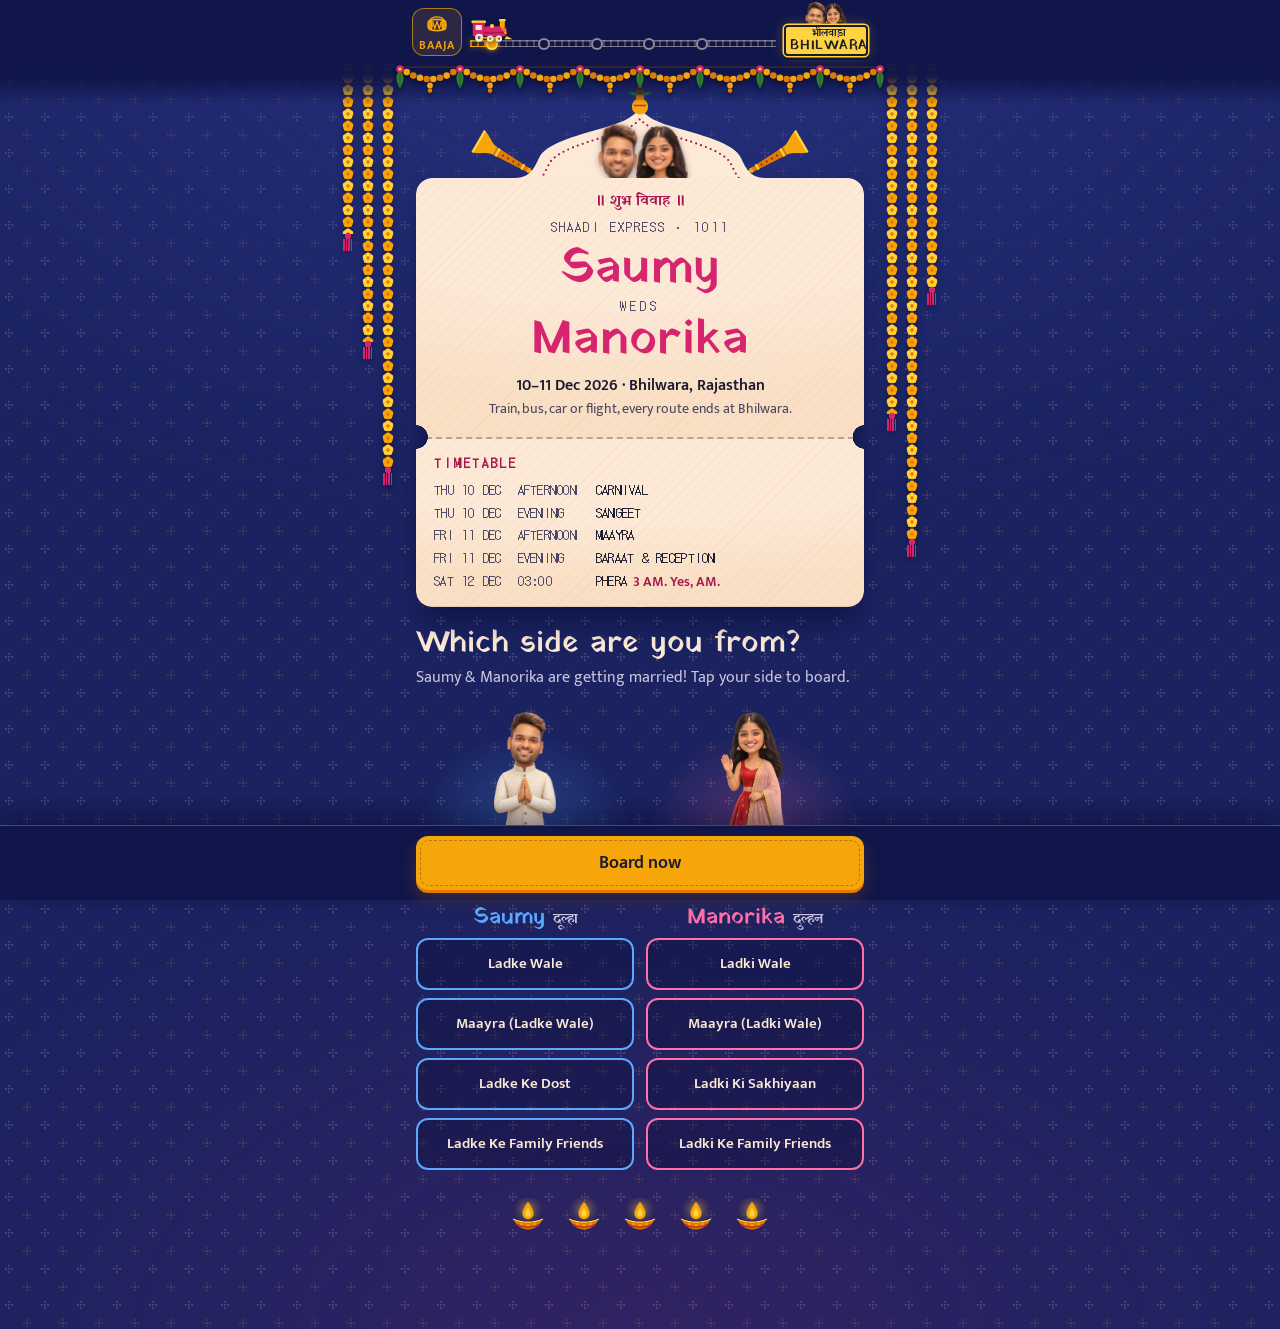
<file: shaadi/index.html>
<!doctype html>
<html lang="en">
<head>
  <meta charset="utf-8">
  <meta name="viewport" content="width=device-width, initial-scale=1, viewport-fit=cover">
  <meta name="theme-color" content="#10164A">
  <meta name="color-scheme" content="dark">
  <title>Saumy &amp; Manorika are getting married · Shaadi Express to Bhilwara</title>
  <meta name="description" content="Saumy &amp; Manorika are getting married in Bhilwara, 10–11 Dec 2026. Pick your side, RSVP for everyone on your ticket and share your rough travel plan.">

  <!-- Link previews (WhatsApp, etc.) need ABSOLUTE URLs. If the site moves, update og:url,
       og:image and twitter:image together (docs/SETUP-shaadi.md). -->
  <meta property="og:type" content="website">
  <meta property="og:url" content="https://saumy-weds-manorika.github.io/shaadi/">
  <meta property="og:site_name" content="Shaadi Express">
  <meta property="og:title" content="Saumy &amp; Manorika are getting married 🚂">
  <meta property="og:description" content="10–11 Dec 2026 · Bhilwara. Pick your side, RSVP and plan your journey.">
  <meta property="og:image" content="https://saumy-weds-manorika.github.io/assets/og.png">
  <meta property="og:image:type" content="image/png">
  <meta property="og:image:width" content="1200">
  <meta property="og:image:height" content="630">
  <meta property="og:image:alt" content="A Shaadi Express ticket to Saumy and Manorika's wedding in Bhilwara">
  <meta name="twitter:card" content="summary_large_image">
  <meta name="twitter:title" content="Saumy &amp; Manorika are getting married 🚂">
  <meta name="twitter:description" content="10–11 Dec 2026 · Bhilwara. Pick your side, RSVP and plan your journey.">
  <meta name="twitter:image" content="https://saumy-weds-manorika.github.io/assets/og.png">

  <link rel="icon" href="data:image/svg+xml,%3Csvg xmlns='http://www.w3.org/2000/svg' viewBox='0 0 32 32'%3E%3Ccircle cx='16' cy='16' r='15' fill='%23E07B00'/%3E%3Cg fill='%23F6A609'%3E%3Ccircle cx='16' cy='7' r='6'/%3E%3Ccircle cx='25' cy='16' r='6'/%3E%3Ccircle cx='16' cy='25' r='6'/%3E%3Ccircle cx='7' cy='16' r='6'/%3E%3C/g%3E%3Ccircle cx='16' cy='16' r='5' fill='%23D6246E'/%3E%3C/svg%3E">

  <link rel="preconnect" href="https://fonts.googleapis.com">
  <link rel="preconnect" href="https://fonts.gstatic.com" crossorigin>
  <link rel="stylesheet" href="https://fonts.googleapis.com/css2?family=DotGothic16&amp;family=Mukta:wght@400;600&amp;family=Yatra+One&amp;display=swap">
  <link rel="stylesheet" href="css/styles.css">
  <link rel="stylesheet" href="css/trip.css">
  <link rel="stylesheet" href="css/side.css">
  <!-- Fetch app.js's imports in parallel instead of after app.js has been parsed -->
  <link rel="modulepreload" href="js/config.js">
  <link rel="modulepreload" href="js/logic.js">
  <link rel="modulepreload" href="js/api.js">
  <link rel="modulepreload" href="js/regret.js">
  <link rel="modulepreload" href="js/audio.js">
  <link rel="modulepreload" href="js/pass.js">
  <link rel="modulepreload" href="js/trip.js">
  <link rel="modulepreload" href="js/trip-data.js">
  <link rel="modulepreload" href="js/travel-data.js">
  <link rel="modulepreload" href="js/rajasthan-outline.js">
  <link rel="modulepreload" href="js/side-picker.js">
  <!-- The couple's busts: the cover, the BHILWARA board and the boarding pass all use them. The shared
       art lives in the friends edition's assets folder, one level up. -->
  <link rel="preload" as="image" href="../assets/bobble/saumy-bust.webp" type="image/webp">
  <link rel="preload" as="image" href="../assets/bobble/manorika-bust.webp" type="image/webp">
  <script type="module" src="js/app.js"></script>
</head>
<body data-stop="platform" data-mode="train" data-party="confirmed">

<!-- ================================================================
     SVG sprite: vehicles, icons, diya.
     Referenced with <use href="#id">. Never displayed directly.
     ================================================================ -->
<svg class="sprite" aria-hidden="true" focusable="false" xmlns="http://www.w3.org/2000/svg">
  <!-- Vehicles: all face right, viewBox 0 0 48 28 -->
  <symbol id="v-train" viewBox="0 0 48 28">
    <rect x="1.5" y="3.5" width="16" height="3" rx="1.2" fill="#FFD23F"/>
    <rect x="3" y="6" width="13" height="15" rx="1.5" fill="#D6246E"/>
    <rect x="6" y="8.5" width="7" height="5.5" rx="1" fill="#FCE9D6"/>
    <rect x="15" y="10" width="25" height="11" rx="4" fill="#D6246E"/>
    <rect x="15" y="16" width="25" height="2" fill="#A8174F"/>
    <rect x="32.5" y="3" width="5.5" height="8" rx="1" fill="#F6A609"/>
    <rect x="31.5" y="2" width="7.5" height="2.4" rx="1" fill="#FFD23F"/>
    <circle cx="24" cy="9.6" r="2.2" fill="#FFD23F"/>
    <path d="M40 20.5l6.5 3.5h-9z" fill="#FFD23F"/>
    <g fill="#F6A609"><circle cx="35.6" cy="12" r="1.5"/><circle cx="37.6" cy="14.2" r="1.5"/><circle cx="38.6" cy="16.9" r="1.5"/></g>
    <g fill="#E07B00"><circle cx="36.6" cy="13" r="1.1"/><circle cx="38.2" cy="15.5" r="1.1"/></g>
    <circle cx="10" cy="22.5" r="4.4" fill="#FCE9D6"/><circle cx="10" cy="22.5" r="1.6" fill="#10164A"/>
    <circle cx="22" cy="23.4" r="3.5" fill="#FCE9D6"/><circle cx="22" cy="23.4" r="1.2" fill="#10164A"/>
    <circle cx="31.5" cy="23.4" r="3.5" fill="#FCE9D6"/><circle cx="31.5" cy="23.4" r="1.2" fill="#10164A"/>
    <path d="M10 22.5H31.5" stroke="#FFD23F" stroke-width="1.4" stroke-linecap="round"/>
  </symbol>
  <symbol id="v-flight" viewBox="0 0 48 28">
    <path d="M6 9 3.5 3H8.5L15 11.5z" fill="#D6246E"/>
    <path d="M4 15.5c0-3 3-4.5 9-4.5h25c5.5 0 9 2 9 4.5s-3.5 4.5-9 4.5H11c-4.5 0-7-1.5-7-4.5z" fill="#FCE9D6"/>
    <path d="M40 11.6c3.5.6 6.4 2 7 3.9h-6.2c-1 0-1.6-.6-1.6-1.6z" fill="#10164A"/>
    <path d="M18 16.5h11l-8.5 9.5H16.5z" fill="#D6246E"/>
    <path d="M7 14l-4.5 2.5H9z" fill="#A8174F"/>
    <g fill="#10164A"><circle cx="16" cy="14.2" r="1.1"/><circle cx="20" cy="14.2" r="1.1"/><circle cx="24" cy="14.2" r="1.1"/><circle cx="28" cy="14.2" r="1.1"/><circle cx="32" cy="14.2" r="1.1"/><circle cx="36" cy="14.2" r="1.1"/></g>
    <path d="M4.5 17.6H44" stroke="#F6A609" stroke-width="1.2"/>
  </symbol>
  <symbol id="v-bus" viewBox="0 0 48 28">
    <rect x="4" y="2.5" width="36" height="2" rx="1" fill="#FFD23F"/>
    <rect x="2" y="4.5" width="44" height="17" rx="3.5" fill="#F6A609"/>
    <rect x="2" y="15" width="44" height="2.6" fill="#D6246E"/>
    <g fill="#FCE9D6"><rect x="5" y="7.5" width="6" height="5.5" rx="1"/><rect x="13" y="7.5" width="6" height="5.5" rx="1"/><rect x="21" y="7.5" width="6" height="5.5" rx="1"/><rect x="29" y="7.5" width="6" height="5.5" rx="1"/></g>
    <path d="M37.5 7.5h6.2c.9 0 1.3.6 1.3 1.4V15h-7.5z" fill="#10164A"/>
    <circle cx="44.6" cy="19" r="1.2" fill="#FFD23F"/>
    <circle cx="12" cy="22.5" r="4" fill="#1B1B2F" stroke="#FCE9D6" stroke-width="1.4"/>
    <circle cx="36" cy="22.5" r="4" fill="#1B1B2F" stroke="#FCE9D6" stroke-width="1.4"/>
  </symbol>
  <!-- Auto-rickshaw for locals ("Bhilwara is home"): haldi canopy, open side, rani body -->
  <symbol id="v-local" viewBox="0 0 48 28">
    <rect x="10.5" y="7.5" width="17" height="9" rx="1.6" fill="#10164A"/>
    <rect x="11.5" y="13.4" width="9" height="2" rx=".6" fill="#FCE9D6"/>
    <path d="M6.5 16V7.2C6.5 4.4 8.3 2.6 11 2.6h22.2c1.5 0 2.4.9 2.4 2.4v2.5H10.5L10 16z" fill="#FFD23F"/>
    <path d="M27.2 16.4 31 7.5h4.6l-1.2 9.2z" fill="#FCE9D6" opacity=".8"/>
    <path d="M27.2 16.4 31 7.5" stroke="#1B1B2F" stroke-width="1" stroke-linecap="round"/>
    <path d="M5.5 22v-6h21.7l4 .9c6.6.3 10.6 1.9 12.6 5.1z" fill="#D6246E"/>
    <rect x="5.5" y="18.3" width="35" height="1.6" fill="#FFD23F"/>
    <circle cx="42" cy="19.6" r="1.2" fill="#FFD23F"/>
    <g fill="#F6A609"><circle cx="12.5" cy="8.2" r="1.15"/><circle cx="19" cy="8.2" r="1.15"/><circle cx="25.5" cy="8.2" r="1.15"/></g>
    <g fill="#E07B00"><circle cx="15.8" cy="8.4" r="1"/><circle cx="22.3" cy="8.4" r="1"/></g>
    <circle cx="12.5" cy="22.6" r="3.9" fill="#1B1B2F" stroke="#FCE9D6" stroke-width="1.4"/>
    <circle cx="37.5" cy="22.8" r="3.5" fill="#1B1B2F" stroke="#FCE9D6" stroke-width="1.4"/>
  </symbol>
  <symbol id="v-car" viewBox="0 0 48 28">
    <path d="M12 13c1.5-5 5-7.5 11-7.5h6.5c4.5 0 7.5 2.5 9.5 7.5z" fill="#FCE9D6"/>
    <path d="M15.5 12.5c1.2-3.4 3.6-4.8 7.5-4.8v4.8zM25 7.7h4.5c2.8 0 4.8 1.6 6.2 4.8H25z" fill="#10164A"/>
    <path d="M3 15.5c0-2 1.5-3 4-3h33c4 0 6 1.5 6 4.5v2.5c0 1.2-.8 2-2 2H5c-1.2 0-2-.8-2-2z" fill="#FCE9D6"/>
    <path d="M3 18h43" stroke="#E07B00" stroke-width="1"/>
    <g fill="#F6A609"><circle cx="31" cy="13.6" r="1.5"/><circle cx="34" cy="15" r="1.5"/><circle cx="37.2" cy="15.6" r="1.5"/><circle cx="40.4" cy="15.2" r="1.5"/><circle cx="43.2" cy="14" r="1.5"/></g>
    <g fill="#D6246E"><circle cx="32.5" cy="14.4" r="1"/><circle cx="35.6" cy="15.4" r="1"/><circle cx="38.8" cy="15.5" r="1"/><circle cx="41.8" cy="14.7" r="1"/></g>
    <circle cx="45" cy="16.5" r="1.1" fill="#FFD23F"/>
    <circle cx="12.5" cy="21.5" r="4" fill="#1B1B2F" stroke="#FCE9D6" stroke-width="1.4"/>
    <circle cx="36.5" cy="21.5" r="4" fill="#1B1B2F" stroke="#FCE9D6" stroke-width="1.4"/>
  </symbol>

  <!-- Icons: 24px grid, 2px stroke, currentColor -->
  <symbol id="i-dhol" viewBox="0 0 24 24"><g fill="none" stroke="currentColor" stroke-width="1.8" stroke-linejoin="round"><path d="M5 7.6c4.6-1.7 9.4-1.7 14 0v8.8c-4.6 1.7-9.4 1.7-14 0z"/><ellipse cx="5" cy="12" rx="1.9" ry="4.4"/><ellipse cx="19" cy="12" rx="1.9" ry="4.4"/><path d="M7.6 8.2l2.2 7.6 2.2-7.6 2.2 7.6 2.2-7.6" stroke-width="1.3"/><path d="M5.2 7.2C7 2.8 17 2.8 18.8 7.2" stroke-width="1.4"/></g></symbol>
  <symbol id="i-slash" viewBox="0 0 24 24"><path d="M3.5 3.5l17 17" stroke="#10164A" stroke-width="5.5" stroke-linecap="round"/><path d="M3.5 3.5l17 17" stroke="currentColor" stroke-width="2" stroke-linecap="round"/></symbol>
  <symbol id="i-speaker" viewBox="0 0 24 24"><path d="M11 5 6 9H3v6h3l5 4z" fill="currentColor" stroke="currentColor" stroke-width="1.5" stroke-linejoin="round"/></symbol>
  <symbol id="i-waves" viewBox="0 0 24 24"><path d="M15.5 8.5a5 5 0 0 1 0 7M18.5 5.5a9.5 9.5 0 0 1 0 13" fill="none" stroke="currentColor" stroke-width="2" stroke-linecap="round"/></symbol>
  <symbol id="i-mute" viewBox="0 0 24 24"><path d="m16 9.5 5 5m0-5-5 5" fill="none" stroke="currentColor" stroke-width="2" stroke-linecap="round"/></symbol>
  <symbol id="i-arrow-left" viewBox="0 0 24 24"><path d="M19 12H5m6 6-6-6 6-6" fill="none" stroke="currentColor" stroke-width="2" stroke-linecap="round" stroke-linejoin="round"/></symbol>
  <symbol id="i-arrow-right" viewBox="0 0 24 24"><path d="M5 12h14m-6 6 6-6-6-6" fill="none" stroke="currentColor" stroke-width="2" stroke-linecap="round" stroke-linejoin="round"/></symbol>
  <symbol id="i-check" viewBox="0 0 24 24"><path d="M20 6 9 17l-5-5" fill="none" stroke="currentColor" stroke-width="2.6" stroke-linecap="round" stroke-linejoin="round"/></symbol>
  <symbol id="i-x" viewBox="0 0 24 24"><path d="M18 6 6 18M6 6l12 12" fill="none" stroke="currentColor" stroke-width="2" stroke-linecap="round"/></symbol>
  <symbol id="i-plus" viewBox="0 0 24 24"><path d="M12 5v14M5 12h14" fill="none" stroke="currentColor" stroke-width="2" stroke-linecap="round"/></symbol>
  <symbol id="i-search" viewBox="0 0 24 24"><circle cx="11" cy="11" r="7" fill="none" stroke="currentColor" stroke-width="2"/><path d="m20 20-4-4" stroke="currentColor" stroke-width="2" stroke-linecap="round"/></symbol>
  <symbol id="i-download" viewBox="0 0 24 24"><path d="M12 3v12m-5-5 5 5 5-5M5 21h14" fill="none" stroke="currentColor" stroke-width="2" stroke-linecap="round" stroke-linejoin="round"/></symbol>
  <symbol id="i-share" viewBox="0 0 24 24"><g fill="none" stroke="currentColor" stroke-width="2"><circle cx="18" cy="5" r="3"/><circle cx="6" cy="12" r="3"/><circle cx="18" cy="19" r="3"/><path d="m8.6 13.5 6.8 4m0-11-6.8 4"/></g></symbol>
  <symbol id="i-chat" viewBox="0 0 24 24"><path d="M21 11.5a8.4 8.4 0 0 1-12.6 7.3L3 21l2.2-5.3A8.4 8.4 0 1 1 21 11.5z" fill="none" stroke="currentColor" stroke-width="2" stroke-linejoin="round"/></symbol>
  <symbol id="i-calendar" viewBox="0 0 24 24"><g fill="none" stroke="currentColor" stroke-width="2" stroke-linecap="round"><rect x="3" y="4.5" width="18" height="17" rx="2.5"/><path d="M16 2.5v4M8 2.5v4M3 10h18"/></g></symbol>
  <symbol id="i-copy" viewBox="0 0 24 24"><g fill="none" stroke="currentColor" stroke-width="2"><rect x="9" y="9" width="12" height="12" rx="2"/><path d="M5 15H4a1.5 1.5 0 0 1-1.5-1.5v-9A1.5 1.5 0 0 1 4 3h9a1.5 1.5 0 0 1 1.5 1.5V5"/></g></symbol>
  <symbol id="i-mail" viewBox="0 0 24 24"><g fill="none" stroke="currentColor" stroke-width="2" stroke-linejoin="round"><rect x="2.5" y="4.5" width="19" height="15" rx="2"/><path d="m21.5 6.5-9.5 7-9.5-7"/></g></symbol>
  <symbol id="i-edit" viewBox="0 0 24 24"><path d="M12 20h9M16.5 3.5a2.1 2.1 0 0 1 3 3L7 19l-4 1 1-4z" fill="none" stroke="currentColor" stroke-width="2" stroke-linecap="round" stroke-linejoin="round"/></symbol>
  <symbol id="i-ticket" viewBox="0 0 24 24"><path d="M3 7.5A2.5 2.5 0 0 1 5.5 5h13A2.5 2.5 0 0 1 21 7.5V9a3 3 0 0 0 0 6v1.5a2.5 2.5 0 0 1-2.5 2.5h-13A2.5 2.5 0 0 1 3 16.5V15a3 3 0 0 0 0-6z" fill="none" stroke="currentColor" stroke-width="2" stroke-linejoin="round"/><path d="M14 5v2.5m0 3v3m0 3V19" stroke="currentColor" stroke-width="2"/></symbol>
  <symbol id="i-wheel" viewBox="0 0 24 24"><g fill="none" stroke="currentColor" stroke-width="2"><circle cx="12" cy="12" r="9"/><circle cx="12" cy="12" r="2"/><path d="M12 3v7m0 4v7M3 12h7m4 0h7M5.6 5.6l5 5m2.8 2.8 5 5m0-12.8-5 5m-2.8 2.8-5 5"/></g></symbol>

  <!-- Diya: bowl and flame are separate so the flame can flicker -->
  <symbol id="diya-bowl" viewBox="0 0 40 40">
    <path d="M3 25c3.5 8.5 11 12 17 12s13.5-3.5 17-12c-5 2.4-10.6 3.4-17 3.4S8 27.4 3 25z" fill="#E07B00"/>
    <path d="M3 25c5 2.4 10.6 3.4 17 3.4s12-1 17-3.4" fill="none" stroke="#FFD23F" stroke-width="1.6" stroke-linecap="round"/>
    <path d="M7 31c4 2.4 8.4 3.4 13 3.4s9-1 13-3.4" fill="none" stroke="#C62828" stroke-width="1.6" stroke-linecap="round"/>
    <g fill="#FFD23F"><circle cx="12" cy="30.6" r="1"/><circle cx="20" cy="32" r="1"/><circle cx="28" cy="30.6" r="1"/></g>
    <path d="M20 22.5v4" stroke="#7A3E00" stroke-width="1.4" stroke-linecap="round"/>
  </symbol>
  <symbol id="diya-flame" viewBox="0 0 40 40">
    <path d="M20 4c4.4 6.4 6.6 10.6 6.6 14.4a6.6 6.6 0 0 1-13.2 0C13.4 14.6 15.6 10.4 20 4z" fill="#F6A609"/>
    <path d="M20 11.5c2.2 3.2 3.2 5.2 3.2 7.2a3.2 3.2 0 0 1-6.4 0c0-2 1-4 3.2-7.2z" fill="#FFD23F"/>
  </symbol>

</svg>

<!-- ================================================================
     Decor layer: fixed, behind content, never interactive.
     ================================================================ -->
<div class="decor" aria-hidden="true">
  <span class="ladi ladi--l1"></span>
  <span class="ladi ladi--r1"></span>
  <span class="ladi ladi--l2"></span>
  <span class="ladi ladi--r2"></span>
  <span class="ladi ladi--l3"></span>
  <span class="ladi ladi--r3"></span>
</div>

<!-- Screen-reader announcements (stop changes, regret dodges, copy confirmations) -->
<p id="announce" class="sr-only" aria-live="polite" aria-atomic="true"></p>

<!-- ================================================================
     Sticky journey bar: Baaja toggle, track with vehicle, BHILWARA board
     ================================================================ -->
<header class="journey-bar" id="journey-bar">
  <div class="journey-bar__inner">
    <button class="baaja" id="baaja-toggle" type="button" aria-pressed="true" aria-label="Baaja: wedding band music">
      <svg class="baaja__icon" aria-hidden="true" focusable="false"><use class="baaja__dhol" href="#i-dhol"/><use class="baaja__off" href="#i-slash"/></svg>
      <span class="baaja__label" aria-hidden="true">Baaja</span>
    </button>
    <!-- One-time hint that the sound toggle exists (shown by app.js, decorative) -->
    <p class="baaja-nudge" id="baaja-nudge" hidden aria-hidden="true">Tap to mute the baaja</p>

    <div class="journey" id="journey" style="--progress:0" aria-hidden="true">
      <span class="journey__rail"></span>
      <span class="journey__lit"></span>
      <span class="journey__station" data-stop="platform" style="--at:0"></span>
      <span class="journey__station" data-stop="passengers" style="--at:.2"></span>
      <span class="journey__station" data-stop="route" style="--at:.4"></span>
      <span class="journey__station" data-stop="arrival" style="--at:.6"></span>
      <span class="journey__station" data-stop="departure" style="--at:.8"></span>
      <span class="journey__runner">
        <span class="vehicle">
          <span class="vehicle__puffs"><i></i><i></i><i></i></span>
          <!-- Up to two passengers ride along (app.js: ridersFor). Never more than these two slots. -->
          <span class="riders"><img class="rider" data-rider="0" alt="" width="360" height="540" hidden><img class="rider" data-rider="1" alt="" width="360" height="495" hidden></span>
          <svg class="vehicle__svg" data-mode="train" viewBox="0 0 48 28" focusable="false"><use href="#v-train"/></svg>
          <svg class="vehicle__svg" data-mode="flight" viewBox="0 0 48 28" focusable="false"><use href="#v-flight"/></svg>
          <svg class="vehicle__svg" data-mode="bus" viewBox="0 0 48 28" focusable="false"><use href="#v-bus"/></svg>
          <svg class="vehicle__svg" data-mode="car" viewBox="0 0 48 28" focusable="false"><use href="#v-car"/></svg>
          <svg class="vehicle__svg" data-mode="local" viewBox="0 0 48 28" focusable="false"><use href="#v-local"/></svg>
        </span>
      </span>
    </div>

    <div class="mini-board" aria-hidden="true">
      <span class="mini-board__heads">
        <img class="mini-board__head" data-head="a" src="../assets/bobble/saumy-bust.webp" alt="" width="360" height="548">
        <img class="mini-board__head" data-head="b" src="../assets/bobble/manorika-bust.webp" alt="" width="360" height="461">
      </span>
      <span class="mini-board__plate"><span class="mini-board__hi" lang="hi">भीलवाड़ा</span><span class="mini-board__en">BHILWARA</span></span>
    </div>
  </div>
  <div class="toran" aria-hidden="true"><svg class="toran__svg" viewBox="0 0 480 30" preserveAspectRatio="xMidYMin meet" focusable="false"><path d="M0 3.2H480" stroke="#7A3E00" stroke-width="1.2" opacity=".55"/><g class="toran__swag"><circle cx="6.7" cy="8.1" r="3.3" fill="#F6A609"/><circle cx="13.3" cy="11.6" r="3.3" fill="#E07B00"/><circle cx="20.0" cy="13.8" r="3.3" fill="#F6A609"/><circle cx="26.7" cy="15.0" r="3.3" fill="#E07B00"/><circle cx="33.3" cy="15.0" r="3.3" fill="#F6A609"/><circle cx="40.0" cy="13.8" r="3.3" fill="#E07B00"/><circle cx="46.7" cy="11.6" r="3.3" fill="#F6A609"/><circle cx="53.3" cy="8.1" r="3.3" fill="#E07B00"/></g><g class="toran__swag"><circle cx="66.7" cy="8.1" r="3.3" fill="#F6A609"/><circle cx="73.3" cy="11.6" r="3.3" fill="#E07B00"/><circle cx="80.0" cy="13.8" r="3.3" fill="#F6A609"/><circle cx="86.7" cy="15.0" r="3.3" fill="#E07B00"/><circle cx="93.3" cy="15.0" r="3.3" fill="#F6A609"/><circle cx="100.0" cy="13.8" r="3.3" fill="#E07B00"/><circle cx="106.7" cy="11.6" r="3.3" fill="#F6A609"/><circle cx="113.3" cy="8.1" r="3.3" fill="#E07B00"/></g><g class="toran__swag"><circle cx="126.7" cy="8.1" r="3.3" fill="#F6A609"/><circle cx="133.3" cy="11.6" r="3.3" fill="#E07B00"/><circle cx="140.0" cy="13.8" r="3.3" fill="#F6A609"/><circle cx="146.7" cy="15.0" r="3.3" fill="#E07B00"/><circle cx="153.3" cy="15.0" r="3.3" fill="#F6A609"/><circle cx="160.0" cy="13.8" r="3.3" fill="#E07B00"/><circle cx="166.7" cy="11.6" r="3.3" fill="#F6A609"/><circle cx="173.3" cy="8.1" r="3.3" fill="#E07B00"/></g><g class="toran__swag"><circle cx="186.7" cy="8.1" r="3.3" fill="#F6A609"/><circle cx="193.3" cy="11.6" r="3.3" fill="#E07B00"/><circle cx="200.0" cy="13.8" r="3.3" fill="#F6A609"/><circle cx="206.7" cy="15.0" r="3.3" fill="#E07B00"/><circle cx="213.3" cy="15.0" r="3.3" fill="#F6A609"/><circle cx="220.0" cy="13.8" r="3.3" fill="#E07B00"/><circle cx="226.7" cy="11.6" r="3.3" fill="#F6A609"/><circle cx="233.3" cy="8.1" r="3.3" fill="#E07B00"/></g><g class="toran__swag"><circle cx="246.7" cy="8.1" r="3.3" fill="#F6A609"/><circle cx="253.3" cy="11.6" r="3.3" fill="#E07B00"/><circle cx="260.0" cy="13.8" r="3.3" fill="#F6A609"/><circle cx="266.7" cy="15.0" r="3.3" fill="#E07B00"/><circle cx="273.3" cy="15.0" r="3.3" fill="#F6A609"/><circle cx="280.0" cy="13.8" r="3.3" fill="#E07B00"/><circle cx="286.7" cy="11.6" r="3.3" fill="#F6A609"/><circle cx="293.3" cy="8.1" r="3.3" fill="#E07B00"/></g><g class="toran__swag"><circle cx="306.7" cy="8.1" r="3.3" fill="#F6A609"/><circle cx="313.3" cy="11.6" r="3.3" fill="#E07B00"/><circle cx="320.0" cy="13.8" r="3.3" fill="#F6A609"/><circle cx="326.7" cy="15.0" r="3.3" fill="#E07B00"/><circle cx="333.3" cy="15.0" r="3.3" fill="#F6A609"/><circle cx="340.0" cy="13.8" r="3.3" fill="#E07B00"/><circle cx="346.7" cy="11.6" r="3.3" fill="#F6A609"/><circle cx="353.3" cy="8.1" r="3.3" fill="#E07B00"/></g><g class="toran__swag"><circle cx="366.7" cy="8.1" r="3.3" fill="#F6A609"/><circle cx="373.3" cy="11.6" r="3.3" fill="#E07B00"/><circle cx="380.0" cy="13.8" r="3.3" fill="#F6A609"/><circle cx="386.7" cy="15.0" r="3.3" fill="#E07B00"/><circle cx="393.3" cy="15.0" r="3.3" fill="#F6A609"/><circle cx="400.0" cy="13.8" r="3.3" fill="#E07B00"/><circle cx="406.7" cy="11.6" r="3.3" fill="#F6A609"/><circle cx="413.3" cy="8.1" r="3.3" fill="#E07B00"/></g><g class="toran__swag"><circle cx="426.7" cy="8.1" r="3.3" fill="#F6A609"/><circle cx="433.3" cy="11.6" r="3.3" fill="#E07B00"/><circle cx="440.0" cy="13.8" r="3.3" fill="#F6A609"/><circle cx="446.7" cy="15.0" r="3.3" fill="#E07B00"/><circle cx="453.3" cy="15.0" r="3.3" fill="#F6A609"/><circle cx="460.0" cy="13.8" r="3.3" fill="#E07B00"/><circle cx="466.7" cy="11.6" r="3.3" fill="#F6A609"/><circle cx="473.3" cy="8.1" r="3.3" fill="#E07B00"/></g><g class="toran__pendant" style="--i:0"><path d="M0 6c4.6 4 4.8 11 0 18.5c-4.8-7.5-4.6-14.5 0-18.5z" fill="#2F7D32"/><path d="M0 7.5v15" stroke="#1E5A22" stroke-width=".8"/><circle cx="0" cy="5" r="3.8" fill="#D6246E"/><circle cx="0" cy="5" r="1.6" fill="#FFD23F"/></g><g class="toran__drop" style="--i:0"><path d="M30.0 15v5" stroke="#7A3E00" stroke-width=".8"/><circle cx="30.0" cy="21.5" r="2.9" fill="#F6A609"/><circle cx="30.0" cy="26.6" r="2.3" fill="#E07B00"/></g><g class="toran__pendant" style="--i:1"><path d="M60 6c4.6 4 4.8 11 0 18.5c-4.8-7.5-4.6-14.5 0-18.5z" fill="#2F7D32"/><path d="M60 7.5v15" stroke="#1E5A22" stroke-width=".8"/><circle cx="60" cy="5" r="3.8" fill="#D6246E"/><circle cx="60" cy="5" r="1.6" fill="#FFD23F"/></g><g class="toran__drop" style="--i:1"><path d="M90.0 15v5" stroke="#7A3E00" stroke-width=".8"/><circle cx="90.0" cy="21.5" r="2.9" fill="#F6A609"/><circle cx="90.0" cy="26.6" r="2.3" fill="#E07B00"/></g><g class="toran__pendant" style="--i:2"><path d="M120 6c4.6 4 4.8 11 0 18.5c-4.8-7.5-4.6-14.5 0-18.5z" fill="#2F7D32"/><path d="M120 7.5v15" stroke="#1E5A22" stroke-width=".8"/><circle cx="120" cy="5" r="3.8" fill="#D6246E"/><circle cx="120" cy="5" r="1.6" fill="#FFD23F"/></g><g class="toran__drop" style="--i:2"><path d="M150.0 15v5" stroke="#7A3E00" stroke-width=".8"/><circle cx="150.0" cy="21.5" r="2.9" fill="#F6A609"/><circle cx="150.0" cy="26.6" r="2.3" fill="#E07B00"/></g><g class="toran__pendant" style="--i:3"><path d="M180 6c4.6 4 4.8 11 0 18.5c-4.8-7.5-4.6-14.5 0-18.5z" fill="#2F7D32"/><path d="M180 7.5v15" stroke="#1E5A22" stroke-width=".8"/><circle cx="180" cy="5" r="3.8" fill="#D6246E"/><circle cx="180" cy="5" r="1.6" fill="#FFD23F"/></g><g class="toran__drop" style="--i:3"><path d="M210.0 15v5" stroke="#7A3E00" stroke-width=".8"/><circle cx="210.0" cy="21.5" r="2.9" fill="#F6A609"/><circle cx="210.0" cy="26.6" r="2.3" fill="#E07B00"/></g><g class="toran__pendant" style="--i:4"><path d="M240 6c4.6 4 4.8 11 0 18.5c-4.8-7.5-4.6-14.5 0-18.5z" fill="#2F7D32"/><path d="M240 7.5v15" stroke="#1E5A22" stroke-width=".8"/><circle cx="240" cy="5" r="3.8" fill="#D6246E"/><circle cx="240" cy="5" r="1.6" fill="#FFD23F"/></g><g class="toran__drop" style="--i:4"><path d="M270.0 15v5" stroke="#7A3E00" stroke-width=".8"/><circle cx="270.0" cy="21.5" r="2.9" fill="#F6A609"/><circle cx="270.0" cy="26.6" r="2.3" fill="#E07B00"/></g><g class="toran__pendant" style="--i:5"><path d="M300 6c4.6 4 4.8 11 0 18.5c-4.8-7.5-4.6-14.5 0-18.5z" fill="#2F7D32"/><path d="M300 7.5v15" stroke="#1E5A22" stroke-width=".8"/><circle cx="300" cy="5" r="3.8" fill="#D6246E"/><circle cx="300" cy="5" r="1.6" fill="#FFD23F"/></g><g class="toran__drop" style="--i:5"><path d="M330.0 15v5" stroke="#7A3E00" stroke-width=".8"/><circle cx="330.0" cy="21.5" r="2.9" fill="#F6A609"/><circle cx="330.0" cy="26.6" r="2.3" fill="#E07B00"/></g><g class="toran__pendant" style="--i:6"><path d="M360 6c4.6 4 4.8 11 0 18.5c-4.8-7.5-4.6-14.5 0-18.5z" fill="#2F7D32"/><path d="M360 7.5v15" stroke="#1E5A22" stroke-width=".8"/><circle cx="360" cy="5" r="3.8" fill="#D6246E"/><circle cx="360" cy="5" r="1.6" fill="#FFD23F"/></g><g class="toran__drop" style="--i:6"><path d="M390.0 15v5" stroke="#7A3E00" stroke-width=".8"/><circle cx="390.0" cy="21.5" r="2.9" fill="#F6A609"/><circle cx="390.0" cy="26.6" r="2.3" fill="#E07B00"/></g><g class="toran__pendant" style="--i:7"><path d="M420 6c4.6 4 4.8 11 0 18.5c-4.8-7.5-4.6-14.5 0-18.5z" fill="#2F7D32"/><path d="M420 7.5v15" stroke="#1E5A22" stroke-width=".8"/><circle cx="420" cy="5" r="3.8" fill="#D6246E"/><circle cx="420" cy="5" r="1.6" fill="#FFD23F"/></g><g class="toran__drop" style="--i:7"><path d="M450.0 15v5" stroke="#7A3E00" stroke-width=".8"/><circle cx="450.0" cy="21.5" r="2.9" fill="#F6A609"/><circle cx="450.0" cy="26.6" r="2.3" fill="#E07B00"/></g><g class="toran__pendant" style="--i:8"><path d="M480 6c4.6 4 4.8 11 0 18.5c-4.8-7.5-4.6-14.5 0-18.5z" fill="#2F7D32"/><path d="M480 7.5v15" stroke="#1E5A22" stroke-width=".8"/><circle cx="480" cy="5" r="3.8" fill="#D6246E"/><circle cx="480" cy="5" r="1.6" fill="#FFD23F"/></g></svg></div>
</header>

<main id="main" class="main">
  <noscript><p class="noscript">This ticket needs JavaScript. Open the link in Chrome or Safari.</p></noscript>
  <!-- Mock mode only (no Apps Script URL yet, or ?mock=1): shown by app.js -->
  <p class="mock-ribbon" id="mock-ribbon" hidden data-preview>Preview: replies aren't being saved yet.</p>

  <!-- ==============================================================
       STOP 0 · PLATFORM (cover ticket + "Which side are you from?")
       ============================================================== -->
  <section class="stop is-active" id="stop-platform" data-stop="platform" aria-labelledby="t-platform">
    <article class="ticket cover" id="cover">
      <svg class="jharokha" viewBox="0 0 330 100" aria-hidden="true" focusable="false">
        <g class="jharokha__shehnai jharokha__shehnai--l" transform="translate(60 88) rotate(-150)"><g class="jharokha__play">
          <rect x="0" y="-1.2" width="7" height="2.4" rx="1" fill="#FCE9D6"/>
          <circle cx="7.5" cy="0" r="2.6" fill="#F6A609"/>
          <path d="M9 -2.4 46 -4.4V4.4L9 2.4z" fill="#E07B00"/>
          <g fill="#7A3E00"><circle cx="19" cy="0" r="1.1"/><circle cx="25" cy="0" r="1.1"/><circle cx="31" cy="0" r="1.1"/><circle cx="37" cy="0" r="1.1"/></g>
          <rect x="13" y="-3" width="2.2" height="6" fill="#FFD23F"/><rect x="42" y="-4.4" width="2.2" height="8.8" fill="#FFD23F"/>
          <path d="M46 -4.4C54 -5 58 -11 65 -12.5V12.5C58 11 54 5 46 4.4z" fill="#F6A609"/>
          <path d="M65 -12.5V12.5" stroke="#FFD23F" stroke-width="2.4"/></g>
        </g>
        <g class="jharokha__shehnai jharokha__shehnai--r" transform="translate(270 88) rotate(-30)"><g class="jharokha__play">
          <rect x="0" y="-1.2" width="7" height="2.4" rx="1" fill="#FCE9D6"/>
          <circle cx="7.5" cy="0" r="2.6" fill="#F6A609"/>
          <path d="M9 -2.4 46 -4.4V4.4L9 2.4z" fill="#E07B00"/>
          <g fill="#7A3E00"><circle cx="19" cy="0" r="1.1"/><circle cx="25" cy="0" r="1.1"/><circle cx="31" cy="0" r="1.1"/><circle cx="37" cy="0" r="1.1"/></g>
          <rect x="13" y="-3" width="2.2" height="6" fill="#FFD23F"/><rect x="42" y="-4.4" width="2.2" height="8.8" fill="#FFD23F"/>
          <path d="M46 -4.4C54 -5 58 -11 65 -12.5V12.5C58 11 54 5 46 4.4z" fill="#F6A609"/>
          <path d="M65 -12.5V12.5" stroke="#FFD23F" stroke-width="2.4"/></g>
        </g>
        <path class="jharokha__dome" d="M40 92C56 92 60 80 64 72 70 58 100 50 128 42 146 37 158 32 165 22 172 32 184 37 202 42 230 50 260 58 266 72 270 80 274 92 290 92V100H40Z" fill="#FCE9D6"/>
        <path d="M52 100C66 98 70 86 74 78 80 66 106 58 132 50 148 45 158 41 165 33 172 41 182 45 198 50 224 58 250 66 256 78 260 86 264 98 278 100" fill="none" stroke="#A8174F" stroke-width="2.2" stroke-linecap="round" stroke-dasharray="0 5.2"/>
        <g class="jharokha__kalash" transform="translate(0 -5)">
          <path d="M157 26c0-5.4 3.6-8.4 8-8.4s8 3 8 8.4c0 4.6-3.6 7.4-8 7.4s-8-2.8-8-7.4z" fill="#F6A609"/>
          <path d="M159 24.5h12" stroke="#D6246E" stroke-width="1.6"/>
          <rect x="161" y="14" width="8" height="4.4" rx="1" fill="#E07B00"/>
          <path d="M165 14c-4-3-8-3.4-12-2.4 3 2.6 7 3.4 12 2.4zM165 14c4-3 8-3.4 12-2.4-3 2.6-7 3.4-12 2.4z" fill="#2F7D32"/>
          <circle cx="165" cy="9.6" r="4.6" fill="#7A3E00"/>
          <path d="M163 6.6c1.4-1.4 2.6-1.4 4 0" stroke="#E07B00" stroke-width="1.2" fill="none"/>
        </g>
      </svg>

      <div class="cover__peek" aria-hidden="true">
        <img class="cover__bust cover__bust--a" src="../assets/bobble/saumy-bust.webp" alt="" width="360" height="548">
        <img class="cover__bust cover__bust--b" src="../assets/bobble/manorika-bust.webp" alt="" width="360" height="461">
      </div>
      <div class="ticket__part ticket__part--top cover__top">
        <p class="cover__blessing" lang="hi">॥ शुभ विवाह ॥</p>
        <p class="dm cover__train">Shaadi Express · 1011</p>
        <h1 class="cover__names stop__title" id="t-platform" tabindex="-1">
          <span class="cover__name">Saumy</span>
          <span class="cover__weds">weds</span>
          <span class="cover__name">Manorika</span>
        </h1>
        <p class="cover__when">10–11 Dec 2026 · Bhilwara, Rajasthan</p>
        <p class="cover__routes">Train, bus, car or flight, every route ends at Bhilwara.</p>
      </div>
      <div class="ticket__part ticket__part--stub cover__stub">
        <h2 class="dm cover__tt-label">Timetable</h2>
        <ol class="timetable">
          <li class="timetable__row"><span class="timetable__date">Thu 10 Dec</span><span class="timetable__time">Afternoon</span><span class="timetable__event">Carnival</span></li>
          <li class="timetable__row"><span class="timetable__date">Thu 10 Dec</span><span class="timetable__time">Evening</span><span class="timetable__event">Sangeet</span></li>
          <li class="timetable__row"><span class="timetable__date">Fri 11 Dec</span><span class="timetable__time">Afternoon</span><span class="timetable__event">Maayra</span></li>
          <li class="timetable__row"><span class="timetable__date">Fri 11 Dec</span><span class="timetable__time">Evening</span><span class="timetable__event">Baraat &amp; Reception</span></li>
          <li class="timetable__row timetable__row--phera"><span class="timetable__date">Sat 12 Dec</span><span class="timetable__time">03:00</span><span class="timetable__event">Phera<span class="timetable__note">3 AM. Yes, AM.</span></span></li>
        </ol>
      </div>
    </article>

    <!-- Welcome back (returning device). Shown by app.js instead of #side-pick. -->
    <div class="ticket panel welcome" id="welcome" hidden data-preview>
      <p class="dm welcome__kicker">Welcome back</p>
      <p class="welcome__name" id="welcome-name">Rahul Sharma</p>
      <p class="welcome__text">Your ticket is saved on this phone.</p>
      <div class="welcome__actions">
        <button class="btn btn--primary" id="welcome-view-pass" type="button"><svg class="btn__icon" aria-hidden="true"><use href="#i-ticket"/></svg>View my pass</button>
        <button class="btn btn--secondary" id="welcome-edit" type="button"><svg class="btn__icon" aria-hidden="true"><use href="#i-edit"/></svg>Edit my ticket</button>
      </div>
      <button class="btn btn--link welcome__reset" id="welcome-reset" type="button">Someone else? Start a new ticket</button>
    </div>

    <!-- Which side are you from? (shaadi spec, Flow 1). One radio group across both columns:
         Saumy's side (blue) on the left, Manorika's side (pink) on the right. js/side-picker.js makes
         the chosen side's bobblehead dance and throws the confetti. -->
    <section class="side-pick" id="side-pick" aria-labelledby="t-side">
      <h2 class="side-pick__title" id="t-side">Which side are you from?</h2>
      <p class="side-pick__lede">Saumy &amp; Manorika are getting married! Tap your side to board.</p>
      <div class="side-pick__cols" id="side-tabs" role="radiogroup" aria-labelledby="t-side" aria-describedby="side-error" data-group="relation">
        <div class="side side--a" data-side="a">
          <div class="side__stage" aria-hidden="true">
            <div class="figure figure--a"><img class="figure__body" src="../assets/bobble/saumy-body.webp" alt="" width="309" height="900" decoding="async"><img class="figure__head" src="../assets/bobble/saumy-head.webp" alt="" width="309" height="900" decoding="async"></div>
          </div>
          <p class="side__who"><span class="side__name">Saumy</span> <span class="side__role" lang="hi">दूल्हा</span></p>
          <div class="side__tabs">
            <button class="side-tab" type="button" role="radio" aria-checked="false" data-value="ladke-wale">Ladke Wale</button>
            <button class="side-tab" type="button" role="radio" aria-checked="false" data-value="mayra-ladke">Maayra (Ladke Wale)</button>
            <button class="side-tab" type="button" role="radio" aria-checked="false" data-value="ladke-dost">Ladke Ke Dost</button>
            <button class="side-tab" type="button" role="radio" aria-checked="false" data-value="ladke-family-friends">Ladke Ke Family Friends</button>
          </div>
        </div>
        <div class="side side--b" data-side="b">
          <div class="side__stage" aria-hidden="true">
            <div class="figure figure--b"><img class="figure__body" src="../assets/bobble/manorika-body.webp" alt="" width="418" height="900" decoding="async"><img class="figure__head" src="../assets/bobble/manorika-head.webp" alt="" width="418" height="900" decoding="async"></div>
          </div>
          <p class="side__who"><span class="side__name">Manorika</span> <span class="side__role" lang="hi">दुल्हन</span></p>
          <div class="side__tabs">
            <button class="side-tab" type="button" role="radio" aria-checked="false" data-value="ladki-wale">Ladki Wale</button>
            <button class="side-tab" type="button" role="radio" aria-checked="false" data-value="mayra-ladki">Maayra (Ladki Wale)</button>
            <button class="side-tab" type="button" role="radio" aria-checked="false" data-value="ladki-sakhiyaan">Ladki Ki Sakhiyaan</button>
            <button class="side-tab" type="button" role="radio" aria-checked="false" data-value="ladki-family-friends">Ladki Ke Family Friends</button>
          </div>
        </div>
      </div>
      <p class="field__error field__error--dark side-pick__error" id="side-error" role="alert" hidden data-preview>Pick your side first, then board.</p>
      <!-- Shown while a ticket is in progress on this phone (app.js renderPlatform), so a second family
           member on a shared phone starts their own ticket instead of overwriting the first one -->
      <button class="btn btn--link btn--link-dark side-pick__reset" id="side-reset" type="button" hidden>Someone else? Start a new ticket</button>
    </section>
  </section>

  <!-- ==============================================================
       STOP 1 · PASSENGERS
       ============================================================== -->
  <section class="stop" id="stop-passengers" data-stop="passengers" aria-labelledby="t-passengers">
    <div class="ticket form-card">
      <div class="ticket__strip"><span>Shaadi Express · 1011</span><span><span class="v-away">Stop 1 of 4</span><span class="v-home">Stop 1 of 2</span></span></div>
      <div class="form-card__body">
        <h2 class="stop__title" id="t-passengers" tabindex="-1">Passenger chart</h2>
        <p class="stop__lede">Add everyone on your ticket, up to 6, with their age. <strong>Waitlisted</strong> means you'll confirm later, like a waitlisted ticket that clears at chart preparation.</p>

        <ol class="guest-list" id="guest-list" aria-label="Passengers">
          <li class="guest-card" data-sample data-index="0" data-status="confirmed">
            <div class="guest-card__head">
              <span class="guest-card__no dm">Passenger 1</span>
            </div>
            <div class="field guest-card__name-field">
              <label class="field__label" for="sample-guest-name-0">Your name</label>
              <input class="input" id="sample-guest-name-0" type="text" value="Asha Rao" autocomplete="off">
            </div>
            <div class="guest-card__facts">
              <div class="field guest-card__age">
                <label class="field__label" for="sample-guest-age-0">Age</label>
                <div class="age-box"><input class="input age-box__input" id="sample-guest-age-0" type="text" inputmode="numeric" value="34"><span class="age-box__unit" aria-hidden="true">YRS</span></div>
              </div>
              <div class="field guest-card__gender">
                <span class="field__label" aria-hidden="true">Gender</span>
                <div class="gender" role="radiogroup" aria-label="Asha Rao's gender" data-group="gender">
                  <button class="gender__opt" type="button" role="radio" aria-checked="false" data-value="M" aria-label="Male">M</button>
                  <button class="gender__opt" type="button" role="radio" aria-checked="true" data-value="F" aria-label="Female">F</button>
                </div>
              </div>
            </div>
            <div class="chips chips--status" role="radiogroup" aria-label="Asha Rao's status" data-group="status">
              <button class="chip chip--status chip--confirmed" type="button" role="radio" aria-checked="true" data-value="confirmed"><span class="chip__label">Confirmed</span><span class="chip__code">CNF</span></button>
              <button class="chip chip--status chip--waitlisted" type="button" role="radio" aria-checked="false" data-value="waitlisted"><span class="chip__label">Waitlisted</span><span class="chip__code">WL</span></button>
              <button class="chip chip--status chip--regret" type="button" role="radio" aria-checked="false" data-value="regret"><span class="chip__label">Regret</span></button>
            </div>
          </li>
        </ol>

        <button class="btn btn--add" id="add-guest" type="button"><svg class="btn__icon" aria-hidden="true"><use href="#i-plus"/></svg>Add guest</button>
        <p class="field__error" id="passengers-error" role="alert" hidden data-preview>Pick a status for every passenger.</p>
      </div>
    </div>
  </section>

  <!-- ==============================================================
       STOP 2 · ROUTE
       ============================================================== -->
  <section class="stop" id="stop-route" data-stop="route" aria-labelledby="t-route">
    <div class="ticket form-card">
      <div class="ticket__strip"><span>Shaadi Express · 1011</span><span><span class="v-away">Stop 2 of 4</span><span class="v-home">Last stop</span></span></div>
      <div class="form-card__body">
        <h2 class="stop__title" id="t-route" tabindex="-1"><span class="v-cnf">How are you getting to Bhilwara?</span><span class="v-wl">If your ticket confirms, how would you get to Bhilwara?</span></h2>
        <p class="stop__lede">Train, bus, car, or a flight plus a short ride: tell us your best guess.</p>

        <div class="group">
          <p class="group__label" id="mode-label">Mode</p>
          <div class="chips chips--mode" id="mode-chips" role="radiogroup" aria-labelledby="mode-label" data-group="mode">
            <button class="chip chip--mode chip--home" type="button" role="radio" aria-checked="false" data-value="local" aria-labelledby="home-label" aria-describedby="home-sub">
              <svg class="chip__icon" viewBox="0 0 48 28" aria-hidden="true"><use href="#v-local"/></svg>
              <span class="chip__text">
                <span class="chip__label" id="home-label">Bhilwara is home</span>
                <span class="chip__sub" id="home-sub">Local platform. Skip the travel bits and just bring your dancing shoes.</span>
              </span>
            </button>
            <p class="chips__or" aria-hidden="true">or coming in by</p>
            <button class="chip chip--mode" type="button" role="radio" aria-checked="false" data-value="train" data-preview-check><svg class="chip__icon" viewBox="0 0 48 28" aria-hidden="true"><use href="#v-train"/></svg><span class="chip__label">Train</span></button>
            <button class="chip chip--mode" type="button" role="radio" aria-checked="false" data-value="bus"><svg class="chip__icon" viewBox="0 0 48 28" aria-hidden="true"><use href="#v-bus"/></svg><span class="chip__label">Bus</span></button>
            <button class="chip chip--mode" type="button" role="radio" aria-checked="false" data-value="car"><svg class="chip__icon" viewBox="0 0 48 28" aria-hidden="true"><use href="#v-car"/></svg><span class="chip__label">Car</span></button>
            <button class="chip chip--mode" type="button" role="radio" aria-checked="false" data-value="flight"><svg class="chip__icon" viewBox="0 0 48 28" aria-hidden="true"><use href="#v-flight"/></svg><span class="chip__label">Flight</span></button>
          </div>
          <p class="field__error" id="mode-error" hidden data-preview>Pick how you'll roughly travel.</p>
        </div>

        <div class="field" id="from-field">
          <label class="field__label" for="from-city">Travelling from</label>
          <input class="input" id="from-city" type="text" list="city-list" autocomplete="address-level2" autocapitalize="words" maxlength="60" placeholder="Your city" aria-describedby="from-hint from-error">
          <datalist id="city-list"></datalist>
          <p class="field__hint" id="from-hint">Pick from the list or type your own.</p>
          <p class="field__error" id="from-error" hidden data-preview>Tell us roughly where you're coming from.</p>
        </div>

        <!-- Flight and train only (v4 §O3): two optional legs after "Travelling from", revealed one at a time,
             so the itinerary reads from → landing at / getting off at → then on by. app.js renders the chips
             from js/travel-data.js; the samples below only show in ?preview=all (tests/travel.test.mjs keeps
             their numbers in step with travel-data.js). -->
        <div class="via" id="via" hidden data-preview>
          <div class="group via__leg" id="hub-group">
            <p class="group__label" id="hub-label"><span id="hub-label-text">Landing at</span> <span class="field__optional" id="hub-label-note">(best guess)</span></p>
            <div class="chips chips--hub" id="hub-chips" role="radiogroup" aria-labelledby="hub-label" data-group="hub">
              <button class="chip chip--hub" data-sample type="button" role="radio" aria-checked="true" data-value="UDR"><span class="chip__label">Udaipur</span><span class="chip__hint"><span class="hub-code">UDR</span> · 145 km</span></button>
              <button class="chip chip--hub" data-sample type="button" role="radio" aria-checked="false" data-value="KQH"><span class="chip__label">Kishangarh</span><span class="chip__for">for Ajmer</span><span class="chip__hint"><span class="hub-code">KQH</span> · 160 km</span></button>
              <button class="chip chip--hub chip--unsure" data-sample type="button" role="radio" aria-checked="false" data-value="unsure"><span class="chip__label">Not sure yet</span></button>
            </div>
          </div>
          <div class="group via__leg" id="onward-group" hidden data-preview>
            <p class="group__label" id="onward-label">Then on to Bhilwara by <span class="field__optional">(optional)</span></p>
            <div class="chips chips--onward" id="onward-chips" role="radiogroup" aria-labelledby="onward-label" data-group="onward">
              <button class="chip" data-sample type="button" role="radio" aria-checked="true" data-value="car"><span class="chip__label">Car/cab</span></button>
              <button class="chip" data-sample type="button" role="radio" aria-checked="false" data-value="train"><span class="chip__label">Train</span></button>
              <button class="chip" data-sample type="button" role="radio" aria-checked="false" data-value="bus"><span class="chip__label">Bus</span></button>
              <button class="chip chip--unsure" data-sample type="button" role="radio" aria-checked="false" data-value="unsure"><span class="chip__label">Not sure yet</span></button>
            </div>
          </div>
        </div>

        <!-- Getting to Bhilwara (v4 §O2): reference panel, closed by default. app.js fills the lists from
             js/travel-data.js (nearest first); the sample rows only show in ?preview=all, and
             tests/travel.test.mjs keeps their numbers in step with travel-data.js. -->
        <details class="getting" id="getting-there">
          <summary class="getting__summary">
            <svg class="getting__pin" viewBox="0 0 16 16" aria-hidden="true" focusable="false"><g fill="#F6A609"><circle cx="8" cy="4.6" r="2.6"/><circle cx="11.4" cy="8" r="2.6"/><circle cx="8" cy="11.4" r="2.6"/><circle cx="4.6" cy="8" r="2.6"/></g><circle cx="8" cy="8" r="2.4" fill="#E07B00"/></svg>
            <span class="getting__title">Getting to Bhilwara<span class="getting__sub">: airports, junctions, roads</span></span>
            <svg class="getting__chev" viewBox="0 0 24 24" aria-hidden="true" focusable="false"><path d="m6 9 6 6 6-6" fill="none" stroke="currentColor" stroke-width="2.4" stroke-linecap="round" stroke-linejoin="round"/></svg>
          </summary>
          <div class="getting__body">
            <div class="getting__part">
              <h3 class="getting__head" id="gt-air-title"><svg class="getting__icon" viewBox="0 0 48 28" aria-hidden="true" focusable="false"><use href="#v-flight"/></svg>Nearest airports</h3>
              <ol class="gt-list" id="gt-airports">
                <li class="gt-row" data-sample><span class="gt-row__place"><span class="gt-row__name">Udaipur</span> <span class="gt-row__code hub-code">(UDR)</span></span><span class="gt-row__km">145 km</span><span class="gt-row__drive">~2h 30m</span></li>
                <li class="gt-row" data-sample><span class="gt-row__place"><span class="gt-row__name">Kishangarh</span> <span class="gt-row__code hub-code">(KQH)</span><span class="gt-row__for">for Ajmer</span></span><span class="gt-row__km">160 km</span><span class="gt-row__drive">~2h 30m</span></li>
              </ol>
              <p class="getting__note" id="gt-air-note">Bhilwara itself has no commercial airport.</p>
            </div>
            <div class="getting__part">
              <h3 class="getting__head" id="gt-rail-title"><svg class="getting__icon" viewBox="0 0 48 28" aria-hidden="true" focusable="false"><use href="#v-train"/></svg>Railway</h3>
              <p class="getting__lede" id="gt-rail-lede">Bhilwara (BHL) has its own station. Big junctions nearby:</p>
              <ol class="gt-list" id="gt-junctions">
                <li class="gt-row" data-sample><span class="gt-row__place"><span class="gt-row__name">Chittaurgarh</span> <span class="gt-row__code hub-code">(COR)</span></span><span class="gt-row__km">55 km</span><span class="gt-row__drive">~1h</span></li>
                <li class="gt-row" data-sample><span class="gt-row__place"><span class="gt-row__name">Udaipur City</span> <span class="gt-row__code hub-code">(UDZ)</span></span><span class="gt-row__km">155 km</span><span class="gt-row__drive">~2h 45m</span></li>
              </ol>
            </div>
            <div class="getting__part">
              <h3 class="getting__head" id="gt-road-title"><svg class="getting__icon" viewBox="0 0 48 28" aria-hidden="true" focusable="false"><use href="#v-car"/></svg>By road</h3>
              <ul class="gt-road" id="gt-road">
                <li data-sample>Bhilwara sits just off NH48, the Delhi–Jaipur–Ajmer–Chittaurgarh–Udaipur–Ahmedabad highway.</li>
              </ul>
            </div>
            <p class="getting__foot">Road distances to Bhilwara station, rounded. Drive times are rough.</p>
          </div>
        </details>

        <!-- Locals only: they skip the arrival and departure stops, so their stops and note live here -->
        <div class="local-extras" id="local-extras" hidden data-preview>
          <div class="your-stops your-stops--home">
            <h3 class="your-stops__title">Your stops</h3>
            <p class="your-stops__lede">Home advantage: you'll make every function.</p>
            <ol class="catches" id="local-catches" aria-label="Functions you'll catch">
              <li class="tt-row" data-sample data-caught="true"><svg class="diya diya--sm" viewBox="0 0 40 40" aria-hidden="true"><use href="#diya-bowl"/><use class="diya__flame" href="#diya-flame"/></svg><span class="tt-row__main"><span class="tt-row__name">Carnival</span><span class="tt-row__when">Thu 10 Dec · Afternoon</span></span><span class="sr-only">You'll be there.</span></li>
            </ol>
          </div>
          <div class="field">
            <label class="field__label" for="local-note">A note for Saumy &amp; Manorika <span class="field__optional">(optional)</span></label>
            <textarea class="input input--area" id="local-note" maxlength="500" rows="3" aria-describedby="local-note-count"></textarea>
            <p class="field__count" id="local-note-count" aria-live="off">0 / 500</p>
          </div>
        </div>
      </div>
    </div>
  </section>

  <!-- ==============================================================
       STOP 3 · ARRIVAL (tentative)
       ============================================================== -->
  <section class="stop" id="stop-arrival" data-stop="arrival" aria-labelledby="t-arrival">
    <div class="ticket form-card">
      <div class="ticket__strip"><span>Shaadi Express · 1011</span><span>Stop 3 of 4</span></div>
      <div class="form-card__body">
        <h2 class="stop__title" id="t-arrival" tabindex="-1"><span class="v-cnf">Roughly when do you arrive?</span><span class="v-wl">If your ticket confirms, roughly when would you arrive?</span></h2>
        <p class="stop__lede">A rough guess helps us plan your pickup. You can change this anytime.</p>

        <div class="group">
          <p class="group__label" id="arrive-date-label">Date</p>
          <div class="chips chips--date" id="arrive-date-chips" role="radiogroup" aria-labelledby="arrive-date-label" data-group="arrive-date">
            <button class="chip chip--date" type="button" role="radio" aria-checked="false" data-value="2026-12-09" data-preview-check><span class="chip__kicker">Wed</span><span class="chip__label">9 Dec</span></button>
            <button class="chip chip--date" type="button" role="radio" aria-checked="false" data-value="2026-12-10"><span class="chip__kicker">Thu</span><span class="chip__label">10 Dec</span></button>
            <button class="chip chip--date" type="button" role="radio" aria-checked="false" data-value="2026-12-11"><span class="chip__kicker">Fri</span><span class="chip__label">11 Dec</span></button>
            <button class="chip chip--date chip--other" type="button" role="radio" aria-checked="false" data-value="other" aria-controls="arrive-other"><span class="chip__kicker" data-slot="kicker" hidden></span><span class="chip__label" data-slot="label">Other date</span></button>
            <button class="chip chip--date chip--unsure" type="button" role="radio" aria-checked="false" data-value="unsure"><span class="chip__label">Not sure yet</span></button>
          </div>
          <!-- "Other date" (v4 §Q): shown while that chip is picked; December is fixed, the guest types the day -->
          <div class="other-date" id="arrive-other" hidden data-preview>
            <label class="field__label" for="arrive-day">Day in December</label>
            <div class="other-date__row">
              <span class="other-date__box">
                <input class="input other-date__input" id="arrive-day" type="text" inputmode="numeric" maxlength="2" autocomplete="off" enterkeyhint="next" aria-describedby="arrive-day-hint">
                <span class="other-date__month" aria-hidden="true">Dec</span>
              </span>
              <p class="field__hint other-date__hint" id="arrive-day-hint">e.g. 7</p>
            </div>
            <p class="field__error" id="arrive-day-error" role="alert" hidden data-preview>Arrival has to be on or before 11 Dec.</p>
          </div>
        </div>

        <div class="group">
          <p class="group__label" id="arrive-slot-label">Time of day</p>
          <div class="chips chips--slot" id="arrive-slot-chips" role="radiogroup" aria-labelledby="arrive-slot-label" data-group="arrive-slot">
            <button class="chip chip--slot" type="button" role="radio" aria-checked="false" data-value="early"><span class="chip__label">Early morning</span><span class="chip__hint">before 8 AM</span></button>
            <button class="chip chip--slot" type="button" role="radio" aria-checked="false" data-value="morning" data-preview-check><span class="chip__label">Morning</span><span class="chip__hint">8 AM – noon</span></button>
            <button class="chip chip--slot" type="button" role="radio" aria-checked="false" data-value="afternoon"><span class="chip__label">Afternoon</span><span class="chip__hint">noon – 4 PM</span></button>
            <button class="chip chip--slot" type="button" role="radio" aria-checked="false" data-value="evening"><span class="chip__label">Evening</span><span class="chip__hint">4 – 8 PM</span></button>
            <button class="chip chip--slot" type="button" role="radio" aria-checked="false" data-value="night"><span class="chip__label">Night</span><span class="chip__hint">after 8 PM</span></button>
            <button class="chip chip--slot chip--unsure" type="button" role="radio" aria-checked="false" data-value="unsure"><span class="chip__label">Not sure yet</span></button>
          </div>
        </div>
        <p class="field__error" id="arrive-error" hidden data-preview>Pick a rough date and time. "Not sure yet" is fine.</p>
      </div>
    </div>
  </section>

  <!-- ==============================================================
       STOP 4 · DEPARTURE (tentative) + Your stops + note
       ============================================================== -->
  <section class="stop" id="stop-departure" data-stop="departure" aria-labelledby="t-departure">
    <div class="ticket form-card">
      <div class="ticket__strip"><span>Shaadi Express · 1011</span><span>Stop 4 of 4</span></div>
      <div class="form-card__body">
        <h2 class="stop__title" id="t-departure" tabindex="-1"><span class="v-cnf">Roughly when do you leave?</span><span class="v-wl">If your ticket confirms, roughly when would you leave?</span></h2>
        <p class="stop__lede">So we can plan your drop-off. You can change this anytime.</p>

        <div class="group">
          <p class="group__label" id="depart-date-label">Date</p>
          <div class="chips chips--date" id="depart-date-chips" role="radiogroup" aria-labelledby="depart-date-label" data-group="depart-date">
            <button class="chip chip--date" type="button" role="radio" aria-checked="false" data-value="2026-12-11"><span class="chip__kicker">Fri</span><span class="chip__label">11 Dec</span></button>
            <button class="chip chip--date" type="button" role="radio" aria-checked="false" data-value="2026-12-12" data-preview-check><span class="chip__kicker">Sat</span><span class="chip__label">12 Dec</span></button>
            <button class="chip chip--date chip--other" type="button" role="radio" aria-checked="false" data-value="other" aria-controls="depart-other"><span class="chip__kicker" data-slot="kicker" hidden></span><span class="chip__label" data-slot="label">Other date</span></button>
            <button class="chip chip--date chip--unsure" type="button" role="radio" aria-checked="false" data-value="unsure"><span class="chip__label">Not sure yet</span></button>
          </div>
          <div class="other-date" id="depart-other" hidden data-preview>
            <label class="field__label" for="depart-day">Day in December</label>
            <div class="other-date__row">
              <span class="other-date__box">
                <input class="input other-date__input" id="depart-day" type="text" inputmode="numeric" maxlength="2" autocomplete="off" enterkeyhint="next" aria-describedby="depart-day-hint">
                <span class="other-date__month" aria-hidden="true">Dec</span>
              </span>
              <p class="field__hint other-date__hint" id="depart-day-hint">e.g. 13</p>
            </div>
            <p class="field__error" id="depart-day-error" role="alert" hidden>Departure has to be on or after 10 Dec.</p>
          </div>
          <p class="teaser" id="trip-teaser"><svg class="teaser__pin" viewBox="0 0 16 16" aria-hidden="true" focusable="false"><g fill="#F6A609"><circle cx="8" cy="4.6" r="2.6"/><circle cx="11.4" cy="8" r="2.6"/><circle cx="8" cy="11.4" r="2.6"/><circle cx="4.6" cy="8" r="2.6"/></g><circle cx="8" cy="8" r="2.4" fill="#E07B00"/></svg><span id="trip-teaser-text">Staying on for the weekend? We've mapped some escapes for you. They're waiting at the end of your journey.</span></p>
        </div>

        <div class="group">
          <p class="group__label" id="depart-slot-label">Time of day</p>
          <div class="chips chips--slot" id="depart-slot-chips" role="radiogroup" aria-labelledby="depart-slot-label" data-group="depart-slot">
            <button class="chip chip--slot" type="button" role="radio" aria-checked="false" data-value="early"><span class="chip__label">Early morning</span><span class="chip__hint">before 8 AM</span></button>
            <button class="chip chip--slot" type="button" role="radio" aria-checked="false" data-value="morning"><span class="chip__label">Morning</span><span class="chip__hint">8 AM – noon</span></button>
            <button class="chip chip--slot" type="button" role="radio" aria-checked="false" data-value="afternoon" data-preview-check><span class="chip__label">Afternoon</span><span class="chip__hint">noon – 4 PM</span></button>
            <button class="chip chip--slot" type="button" role="radio" aria-checked="false" data-value="evening"><span class="chip__label">Evening</span><span class="chip__hint">4 – 8 PM</span></button>
            <button class="chip chip--slot" type="button" role="radio" aria-checked="false" data-value="night"><span class="chip__label">Night</span><span class="chip__hint">after 8 PM</span></button>
            <button class="chip chip--slot chip--unsure" type="button" role="radio" aria-checked="false" data-value="unsure"><span class="chip__label">Not sure yet</span></button>
          </div>
        </div>
        <p class="field__error" id="depart-error" hidden data-preview>Your leaving date is before your arrival. Pick a later date.</p>

        <div class="your-stops">
          <h3 class="your-stops__title">Your stops</h3>
          <p class="your-stops__lede">Based on your rough plan. A lit diya means you're there.</p>
          <ol class="catches" id="catches" aria-label="Functions you'll catch">
            <li class="tt-row" data-sample data-caught="true"><svg class="diya diya--sm" viewBox="0 0 40 40" aria-hidden="true"><use href="#diya-bowl"/><use class="diya__flame" href="#diya-flame"/></svg><span class="tt-row__main"><span class="tt-row__name">Carnival</span><span class="tt-row__when">Thu 10 Dec · Afternoon</span></span><span class="sr-only">You'll be there.</span></li>
            <li class="tt-row" data-sample data-caught="true"><svg class="diya diya--sm" viewBox="0 0 40 40" aria-hidden="true"><use href="#diya-bowl"/><use class="diya__flame" href="#diya-flame"/></svg><span class="tt-row__main"><span class="tt-row__name">Sangeet</span><span class="tt-row__when">Thu 10 Dec · Evening</span></span><span class="sr-only">You'll be there.</span></li>
            <li class="tt-row" data-sample data-caught="false"><svg class="diya diya--sm" viewBox="0 0 40 40" aria-hidden="true"><use href="#diya-bowl"/><use class="diya__flame" href="#diya-flame"/></svg><span class="tt-row__main"><span class="tt-row__name">Phera</span><span class="tt-row__when">Sat 12 Dec · 3 AM. Yes, AM.</span><span class="tt-row__quip">You'll miss the Phera! It's at 3 AM anyway…</span></span><span class="sr-only">You'll miss this one.</span></li>
          </ol>
        </div>

        <div class="field">
          <label class="field__label" for="note">A note for Saumy &amp; Manorika <span class="field__optional">(optional)</span></label>
          <textarea class="input input--area" id="note" maxlength="500" rows="3" aria-describedby="note-count"></textarea>
          <p class="field__count" id="note-count" aria-live="off">0 / 500</p>
        </div>
      </div>
    </div>
  </section>

  <!-- ==============================================================
       STOP 5 · BHILWARA JUNCTION
       ============================================================== -->
  <section class="stop stop--junction" id="stop-junction" data-stop="junction" aria-labelledby="t-junction">
    <div class="scene" id="arrival-scene">
      <div class="scene__sky" aria-hidden="true"></div>
      <div class="board" role="img" aria-label="Station board: Bhilwara. Height above sea level: very happy.">
        <div class="board__plate">
          <p class="board__hi" lang="hi">भीलवाड़ा</p>
          <p class="board__en">Bhilwara</p>
          <p class="board__msl"><span lang="hi">समुद्र तल से ऊंचाई: बहुत खुश</span><span>Height above sea level: very happy</span></p>
        </div>
        <span class="board__post board__post--l"></span>
        <span class="board__post board__post--r"></span>
      </div>
      <!-- The couple as bobbleheads: body then head, the head wobbling on its neck pivot -->
      <div class="couple" aria-hidden="true">
        <div class="figure figure--a"><img class="figure__body" src="../assets/bobble/saumy-body.webp" alt="" width="309" height="900" loading="lazy" decoding="async"><img class="figure__head" src="../assets/bobble/saumy-head.webp" alt="" width="309" height="900" loading="lazy" decoding="async"></div>
        <div class="figure figure--b"><img class="figure__body" src="../assets/bobble/manorika-body.webp" alt="" width="418" height="900" loading="lazy" decoding="async"><img class="figure__head" src="../assets/bobble/manorika-head.webp" alt="" width="418" height="900" loading="lazy" decoding="async"></div>
      </div>
      <button class="instrument instrument--dhol" id="tap-dhol" type="button" aria-label="Play the dhol">
        <svg viewBox="0 0 80 64" aria-hidden="true" focusable="false">
          <path d="M14 24C16 6 64 6 66 24" fill="none" stroke="#D6246E" stroke-width="3" stroke-linecap="round"/>
          <path d="M14 22c16-5 36-5 52 0v32c-16 5-36 5-52 0z" fill="#D6246E"/>
          <path d="M14 26c16-4 36-4 52 0M14 50c16 4 36 4 52 0" stroke="#F6A609" stroke-width="3" fill="none"/>
          <path d="M18 25l8 26 8-26 8 26 8-26 8 26 6-24" stroke="#FCE9D6" stroke-width="1.6" fill="none" stroke-linejoin="round"/>
          <ellipse cx="14" cy="38" rx="6.5" ry="16.5" fill="#FCE9D6" stroke="#7A3E00" stroke-width="2"/>
          <ellipse cx="66" cy="38" rx="6.5" ry="16.5" fill="#FCE9D6" stroke="#7A3E00" stroke-width="2"/>
          <path d="M70 20c4-6 7-11 8-17" stroke="#FFD23F" stroke-width="2.4" stroke-linecap="round" fill="none"/>
        </svg>
        <span class="instrument__hint" aria-hidden="true">Tap</span>
      </button>
      <button class="instrument instrument--shehnai" id="tap-shehnai" type="button" aria-label="Play the shehnai">
        <svg viewBox="0 0 80 64" aria-hidden="true" focusable="false">
          <g transform="translate(8 56) rotate(-38)">
            <rect x="0" y="-1.6" width="9" height="3.2" rx="1.2" fill="#FCE9D6"/>
            <circle cx="10" cy="0" r="3.4" fill="#F6A609"/>
            <path d="M12 -3.2 58 -5.8V5.8L12 3.2z" fill="#E07B00"/>
            <g fill="#7A3E00"><circle cx="24" cy="0" r="1.4"/><circle cx="31" cy="0" r="1.4"/><circle cx="38" cy="0" r="1.4"/><circle cx="45" cy="0" r="1.4"/></g>
            <rect x="17" y="-4" width="2.6" height="8" fill="#FFD23F"/><rect x="53" y="-5.8" width="2.6" height="11.6" fill="#FFD23F"/>
            <path d="M58 -5.8C68 -6.4 72 -14 82 -16V16C72 14 68 6.4 58 5.8z" fill="#F6A609"/>
            <path d="M82 -16V16" stroke="#FFD23F" stroke-width="3"/>
          </g>
        </svg>
        <span class="instrument__hint" aria-hidden="true">Tap</span>
      </button>
      <div class="platform-edge" aria-hidden="true"></div>
      <div class="petals" aria-hidden="true"><i class="petal" style="--x:34%;--d:0.23s;--t:2.45s;--r:-175deg;--s:0.84;--w:20px;--c:var(--genda)"></i><i class="petal" style="--x:52%;--d:0.32s;--t:2.38s;--r:372deg;--s:0.92;--w:24px;--c:var(--genda-deep)"></i><i class="petal" style="--x:47%;--d:1.43s;--t:3.35s;--r:-407deg;--s:1.15;--w:-16px;--c:var(--genda)"></i><i class="petal" style="--x:39%;--d:1.31s;--t:3.29s;--r:-406deg;--s:0.82;--w:13px;--c:var(--rani)"></i><i class="petal" style="--x:96%;--d:1.35s;--t:3.34s;--r:527deg;--s:0.98;--w:-15px;--c:var(--haldi)"></i><i class="petal" style="--x:49%;--d:0.58s;--t:2.44s;--r:191deg;--s:1.13;--w:0px;--c:var(--genda)"></i><i class="petal" style="--x:84%;--d:0.97s;--t:2.83s;--r:-439deg;--s:1.00;--w:2px;--c:var(--genda-deep)"></i><i class="petal" style="--x:62%;--d:0.57s;--t:2.99s;--r:431deg;--s:0.90;--w:-25px;--c:var(--genda)"></i><i class="petal" style="--x:19%;--d:0.31s;--t:2.50s;--r:234deg;--s:0.73;--w:-21px;--c:var(--rani)"></i><i class="petal" style="--x:74%;--d:0.42s;--t:2.52s;--r:-425deg;--s:1.04;--w:13px;--c:var(--haldi)"></i><i class="petal" style="--x:69%;--d:1.54s;--t:2.81s;--r:197deg;--s:1.02;--w:8px;--c:var(--genda)"></i><i class="petal" style="--x:64%;--d:0.63s;--t:2.35s;--r:-304deg;--s:0.79;--w:-11px;--c:var(--genda-deep)"></i><i class="petal" style="--x:58%;--d:1.18s;--t:3.37s;--r:-517deg;--s:1.24;--w:-15px;--c:var(--genda)"></i><i class="petal" style="--x:87%;--d:0.65s;--t:2.74s;--r:-246deg;--s:0.90;--w:-20px;--c:var(--rani)"></i><i class="petal" style="--x:33%;--d:1.01s;--t:2.42s;--r:512deg;--s:1.02;--w:-4px;--c:var(--haldi)"></i><i class="petal" style="--x:47%;--d:0.71s;--t:2.59s;--r:-342deg;--s:1.01;--w:-16px;--c:var(--genda)"></i><i class="petal" style="--x:33%;--d:0.02s;--t:2.42s;--r:-213deg;--s:1.10;--w:15px;--c:var(--genda-deep)"></i><i class="petal" style="--x:10%;--d:0.13s;--t:3.37s;--r:423deg;--s:1.02;--w:26px;--c:var(--genda)"></i><i class="petal" style="--x:42%;--d:1.19s;--t:2.83s;--r:-316deg;--s:1.23;--w:-13px;--c:var(--rani)"></i><i class="petal" style="--x:19%;--d:0.09s;--t:2.51s;--r:-508deg;--s:1.22;--w:-21px;--c:var(--haldi)"></i><i class="petal" style="--x:7%;--d:0.06s;--t:2.38s;--r:262deg;--s:0.84;--w:20px;--c:var(--genda)"></i><i class="petal" style="--x:66%;--d:1.45s;--t:2.86s;--r:160deg;--s:0.71;--w:16px;--c:var(--genda-deep)"></i><i class="petal" style="--x:23%;--d:1.27s;--t:2.58s;--r:-170deg;--s:0.76;--w:-18px;--c:var(--genda)"></i><i class="petal" style="--x:55%;--d:0.60s;--t:2.91s;--r:417deg;--s:0.73;--w:-16px;--c:var(--rani)"></i><i class="petal" style="--x:52%;--d:0.86s;--t:2.78s;--r:521deg;--s:0.85;--w:-4px;--c:var(--haldi)"></i><i class="petal" style="--x:96%;--d:0.71s;--t:3.14s;--r:-439deg;--s:1.00;--w:8px;--c:var(--genda)"></i><i class="petal" style="--x:62%;--d:0.36s;--t:2.76s;--r:170deg;--s:0.83;--w:3px;--c:var(--genda-deep)"></i><i class="petal" style="--x:29%;--d:0.28s;--t:3.36s;--r:-534deg;--s:1.22;--w:-26px;--c:var(--genda)"></i></div>
    </div>

    <div class="junction__intro">
      <h2 class="stop__title stop__title--hero" id="t-junction" tabindex="-1"><span class="v-cnf"><span class="v-away">See you in Bhilwara!</span><span class="v-home">See you at the shaadi!</span></span><span class="v-wl">You're on the waitlist</span></h2>
      <p class="stop__lede stop__lede--dark"><span class="v-cnf">Your ticket is saved. Edit it anytime from this phone.</span><span class="v-wl">We'll keep a seat warm. Come back and confirm when you know.</span></p>
      <p class="travel-line" id="travel-line" hidden data-preview>🎟️ Trains for Wed 9 Dec open for booking Sat 10 Oct, 8 AM. Grab yours early!</p>
    </div>

    <!-- Boarding pass -->
    <section class="pass-block" aria-labelledby="pass-title">
      <h3 class="section-title section-title--dark" id="pass-title">Your boarding pass</h3>
      <div class="pass-wrap">
        <figure class="pass is-loading" id="pass">
          <img class="pass__img" id="pass-img" alt="Your Shaadi Express boarding pass" width="1080" height="1350">
          <div class="pass__printing" aria-hidden="true">
            <span class="pass__head"></span>
            <span class="pass__lines"><i></i><i></i><i></i><i></i><i></i><i></i><i></i></span>
            <span class="dm pass__printing-label">Printing your ticket…</span>
          </div>
        </figure>
      </div>
      <div class="pass__actions">
        <button class="btn btn--primary" id="pass-download" type="button"><svg class="btn__icon" aria-hidden="true"><use href="#i-download"/></svg>Download ticket</button>
        <button class="btn btn--rani" id="pass-share" type="button"><svg class="btn__icon" aria-hidden="true"><use href="#i-share"/></svg>Share</button>
      </div>
      <a class="btn btn--ghost btn--block" id="pass-wa" href="https://wa.me/" target="_blank" rel="noopener"><svg class="btn__icon" aria-hidden="true"><use href="#i-chat"/></svg>Send on WhatsApp</a>
      <p class="field__error field__error--dark" id="pass-error" hidden>Couldn't print the pass. Try again in a moment.</p>
    </section>

    <!-- Leave kit -->
    <section class="ticket info-card" id="leave-kit" aria-labelledby="leave-title">
      <div class="ticket__strip"><span>Leave kit</span><span>Office-ready</span></div>
      <div class="info-card__body">
        <h3 class="section-title" id="leave-title">Get the days off</h3>
        <p class="info-card__text">You'll need about <strong class="leave__days" id="leave-days">2</strong> working days off.</p>
        <div class="chips chips--leave" id="leave-kind-chips" role="radiogroup" aria-label="Email tone" data-group="leave-kind">
          <button class="chip" type="button" role="radio" aria-checked="true" data-value="formal"><span class="chip__label">Formal</span></button>
          <button class="chip" type="button" role="radio" aria-checked="false" data-value="honest"><span class="chip__label">Honest</span></button>
        </div>
        <div class="leave__preview">
          <p class="leave__subject"><span class="dm leave__subject-label">Subject</span> <span id="leave-subject">Leave request: Thu 10 Dec to Fri 11 Dec</span></p>
          <p class="leave__body" id="leave-body">Dear Sir/Madam,

I would like to request leave from Thu 10 Dec to Fri 11 Dec 2026 (2 working days) to attend a family wedding, Saumy &amp; Manorika's, in Bhilwara, Rajasthan.

Kind regards,
Rahul</p>
        </div>
        <div class="leave__actions">
          <button class="btn btn--secondary" id="leave-copy" type="button"><svg class="btn__icon" aria-hidden="true"><use href="#i-copy"/></svg>Copy email</button>
          <a class="btn btn--secondary" id="leave-mail" href="#"><svg class="btn__icon" aria-hidden="true"><use href="#i-mail"/></svg>Open in mail</a>
        </div>
      </div>
    </section>

    <!-- Make it a Rajasthan long weekend: js/trip.js mounts the map into #trip -->
    <section class="trip-block" id="trip-block" aria-labelledby="trip-title">
      <h3 class="section-title section-title--dark" id="trip-title">Make it a Rajasthan long weekend</h3>
      <p class="trip-block__intro" id="trip-intro">The shaadi takes Thursday and Friday. Give the weekend that follows to Rajasthan: lakes, forts and temples, all within a day's drive.</p>
      <div class="trip-block__map" id="trip"></div>
    </section>

    <button class="btn btn--ghost btn--block" id="junction-edit" type="button"><svg class="btn__icon" aria-hidden="true"><use href="#i-edit"/></svg>Edit my ticket</button>
  </section>

  <!-- ==============================================================
       STOP 5r · REGRET ENDING
       ============================================================== -->
  <section class="stop stop--regret" id="stop-regret-end" data-stop="regret-end" aria-labelledby="t-regret">
    <div class="scene scene--sad" id="regret-scene" aria-hidden="true">
      <div class="scene__sky"></div>
      <div class="raincloud">
        <svg viewBox="0 0 120 70" focusable="false">
          <path d="M28 46a16 16 0 0 1 3-31.7A22 22 0 0 1 72 10a18 18 0 0 1 22 15.4A14 14 0 0 1 92 53H28a8 8 0 0 1 0-7z" fill="#5B6290"/>
          <path d="M32 44a12 12 0 0 1 2-22" fill="none" stroke="#7D84B0" stroke-width="3" stroke-linecap="round"/>
        </svg>
        <span class="raincloud__drops"><i></i><i></i><i></i><i></i><i></i></span>
      </div>
      <div class="board board--small">
        <div class="board__plate">
          <p class="board__hi" lang="hi">भीलवाड़ा</p>
          <p class="board__en">Bhilwara</p>
        </div>
        <span class="board__post board__post--l"></span>
        <span class="board__post board__post--r"></span>
      </div>
      <div class="couple">
        <div class="figure figure--a is-sad"><img class="figure__body" src="../assets/bobble/saumy-body.webp" alt="" width="309" height="900" loading="lazy" decoding="async"><img class="figure__head" src="../assets/bobble/saumy-head.webp" alt="" width="309" height="900" loading="lazy" decoding="async"></div>
        <div class="figure figure--b is-sad"><img class="figure__body" src="../assets/bobble/manorika-body.webp" alt="" width="418" height="900" loading="lazy" decoding="async"><img class="figure__head" src="../assets/bobble/manorika-head.webp" alt="" width="418" height="900" loading="lazy" decoding="async"></div>
      </div>
      <div class="platform-edge"></div>
    </div>

    <div class="junction__intro">
      <h2 class="stop__title stop__title--hero" id="t-regret" tabindex="-1">We'll miss you!</h2>
      <p class="stop__lede stop__lede--dark" id="regret-sub">Your reply is saved. Still loved, always.</p>
    </div>

    <div class="ticket info-card" id="regret-note-wrap">
      <div class="info-card__body">
        <div class="field">
          <label class="field__label" for="regret-note">A note for Saumy &amp; Manorika <span class="field__optional">(optional)</span></label>
          <textarea class="input input--area" id="regret-note" maxlength="500" rows="3" aria-describedby="regret-note-count"></textarea>
          <p class="field__count" id="regret-note-count" aria-live="off">0 / 500</p>
          <p class="field__error" id="regret-note-error" role="alert" hidden></p>
        </div>
        <button class="btn btn--primary btn--block" id="regret-note-save" type="button">Send note</button>
      </div>
    </div>

    <div class="regret__again">
      <p>Changed your mind?</p>
      <button class="btn btn--ghost" id="regret-edit" type="button"><svg class="btn__icon" aria-hidden="true"><use href="#i-edit"/></svg>Edit my ticket</button>
    </div>
  </section>

  <!-- Diya row: decor at the end of every stop -->
  <div class="diyas" aria-hidden="true">
    <svg class="diya" viewBox="0 0 40 40" focusable="false"><use href="#diya-bowl"/><use class="diya__flame" href="#diya-flame"/></svg>
    <svg class="diya" viewBox="0 0 40 40" focusable="false"><use href="#diya-bowl"/><use class="diya__flame" href="#diya-flame"/></svg>
    <svg class="diya" viewBox="0 0 40 40" focusable="false"><use href="#diya-bowl"/><use class="diya__flame" href="#diya-flame"/></svg>
    <svg class="diya" viewBox="0 0 40 40" focusable="false"><use href="#diya-bowl"/><use class="diya__flame" href="#diya-flame"/></svg>
    <svg class="diya" viewBox="0 0 40 40" focusable="false"><use href="#diya-bowl"/><use class="diya__flame" href="#diya-flame"/></svg>
  </div>
</main>

<!-- Toast for small confirmations ("Copied", "Downloaded") -->
<p class="toast" id="toast" role="status" aria-live="polite"></p>

<!-- ================================================================
     Bottom CTA bar
     ================================================================ -->
<div class="cta-bar" id="cta-bar">
  <div class="cta-bar__inner">
    <div class="cta-error" id="cta-error" role="alert" hidden data-preview>
      <p class="cta-error__msg" id="cta-error-msg">Couldn't reach the ticket counter. Check your connection and try again.</p>
      <button class="btn btn--small btn--ghost" id="cta-retry" type="button">Try again</button>
    </div>
    <div class="cta-bar__row">
      <button class="btn btn--back" id="cta-back" type="button" hidden data-preview><svg class="btn__icon" aria-hidden="true"><use href="#i-arrow-left"/></svg><span>Back</span></button>
      <button class="btn btn--primary btn--cta" id="cta-next" type="button"><svg class="btn__spinner" aria-hidden="true"><use href="#i-wheel"/></svg><span id="cta-label">Board now</span></button>
    </div>
  </div>
</div>

<!-- ================================================================
     Templates: cloned by app.js. Fill [data-slot] nodes with textContent.
     ================================================================ -->
<template id="tpl-guest">
  <li class="guest-card" data-index="">
    <div class="guest-card__head">
      <span class="guest-card__no dm">Passenger <span data-slot="no"></span></span>
      <button class="icon-btn guest-card__remove" type="button" data-action="remove" aria-label="Remove this passenger" hidden><svg aria-hidden="true"><use href="#i-x"/></svg></button>
    </div>
    <div class="field guest-card__name-field">
      <label class="field__label" data-slot="name-label">Name</label>
      <input class="input" data-slot="name-input" type="text" autocomplete="off" autocapitalize="words" maxlength="60" enterkeyhint="next">
    </div>
    <div class="guest-card__facts">
      <div class="field guest-card__age">
        <label class="field__label" data-slot="age-label">Age</label>
        <div class="age-box"><input class="input age-box__input" data-slot="age-input" type="text" inputmode="numeric" pattern="[0-9]*" maxlength="3" autocomplete="off" enterkeyhint="done"><span class="age-box__unit" aria-hidden="true">YRS</span></div>
      </div>
      <div class="field guest-card__gender">
        <span class="field__label" aria-hidden="true">Gender</span>
        <div class="gender" role="radiogroup" data-group="gender" data-slot="gender">
          <button class="gender__opt" type="button" role="radio" aria-checked="false" data-value="M" aria-label="Male">M</button>
          <button class="gender__opt" type="button" role="radio" aria-checked="false" data-value="F" aria-label="Female">F</button>
        </div>
      </div>
    </div>
    <div class="chips chips--status" role="radiogroup" data-group="status">
      <button class="chip chip--status chip--confirmed" type="button" role="radio" aria-checked="false" data-value="confirmed"><span class="chip__label">Confirmed</span><span class="chip__code">CNF</span></button>
      <button class="chip chip--status chip--waitlisted" type="button" role="radio" aria-checked="false" data-value="waitlisted"><span class="chip__label">Waitlisted</span><span class="chip__code">WL</span></button>
      <button class="chip chip--status chip--regret" type="button" role="radio" aria-checked="false" data-value="regret"><span class="chip__label">Regret</span></button>
    </div>
    <p class="field__error" data-slot="error" hidden></p>
  </li>
</template>

<template id="tpl-chip">
  <button class="chip" type="button" role="radio" aria-checked="false" data-value=""><span class="chip__kicker" data-slot="kicker" hidden></span><span class="chip__label" data-slot="label"></span><span class="chip__hint" data-slot="hint" hidden></span></button>
</template>

<template id="tpl-catch-row">
  <li class="tt-row" data-caught="true">
    <svg class="diya diya--sm" viewBox="0 0 40 40" aria-hidden="true"><use href="#diya-bowl"/><use class="diya__flame" href="#diya-flame"/></svg>
    <span class="tt-row__main"><span class="tt-row__name" data-slot="name"></span><span class="tt-row__when" data-slot="when"></span><span class="tt-row__quip" data-slot="quip"></span></span>
    <span class="sr-only" data-slot="status"></span>
  </li>
</template>

<!-- Dev-only: ?preview=all shows every stop stacked so the design can be reviewed without app.js -->
<script>
  (function () {
    if (new URLSearchParams(location.search).get('preview') !== 'all') return;
    document.body.classList.add('preview-all');
    document.querySelectorAll('[data-preview]').forEach(function (el) { el.hidden = false; });
    document.querySelectorAll('[data-preview-check]').forEach(function (el) { el.setAttribute('aria-checked', 'true'); });
    document.querySelectorAll('.scene').forEach(function (el) { el.classList.add('is-arrived'); });
    document.getElementById('journey').style.setProperty('--progress', '0.6');
  })();
</script>
</body>
</html>
</file>
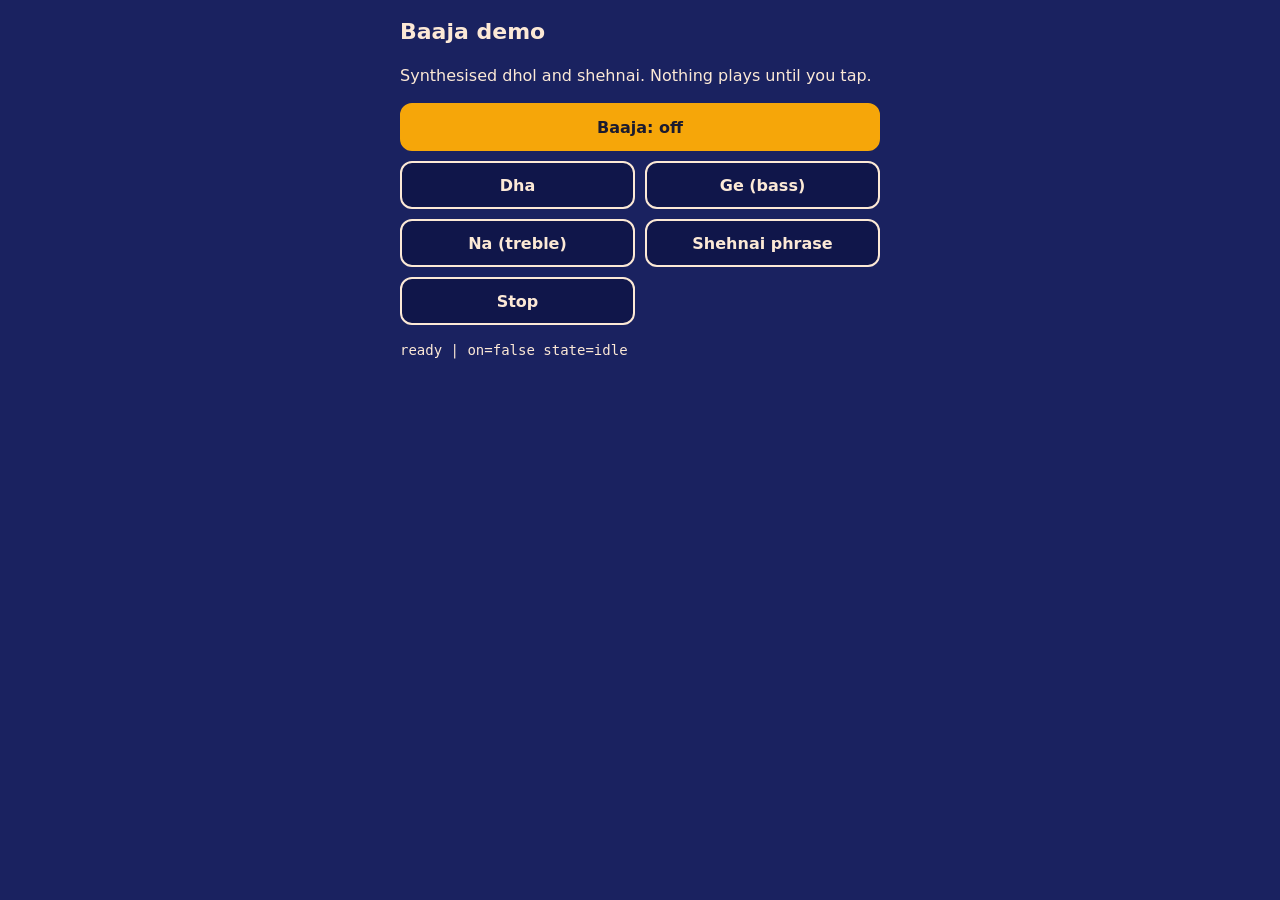
<file: dev/audio-demo.html>
<!doctype html>
<html lang="en">
<head>
<meta charset="utf-8">
<meta name="viewport" content="width=device-width, initial-scale=1, viewport-fit=cover">
<title>Baaja audio demo</title>
<style>
  :root { --neel: #1A2260; --neel-deep: #10164A; --genda: #F6A609; --rani: #D6246E; --kagaz: #FCE9D6; --syahi: #1B1B2F; --haldi: #FFD23F; }
  * { box-sizing: border-box; }
  body { margin: 0; padding: 16px; background: var(--neel); color: var(--kagaz); font: 16px/1.45 Mukta, system-ui, sans-serif; }
  main { max-width: 480px; margin: 0 auto; }
  h1 { font-size: 22px; margin: 0 0 8px; }
  .grid { display: grid; grid-template-columns: 1fr 1fr; gap: 10px; margin: 16px 0; }
  button {
    min-height: 48px; padding: 0 14px; border: 2px solid var(--kagaz); border-radius: 12px;
    background: var(--neel-deep); color: var(--kagaz); font: 600 16px Mukta, system-ui, sans-serif; cursor: pointer;
  }
  button[aria-pressed="true"] { background: var(--rani); border-color: var(--rani); color: #fff; }
  #toggle { grid-column: 1 / -1; background: var(--genda); color: var(--syahi); border-color: var(--genda); }
  #toggle[aria-pressed="true"] { background: var(--rani); color: #fff; border-color: var(--rani); }
  button:focus-visible { outline: 3px solid var(--haldi); outline-offset: 2px; }
  #status { font: 14px/1.4 ui-monospace, monospace; }
</style>
</head>
<body>
<main>
  <h1>Baaja demo</h1>
  <p>Synthesised dhol and shehnai. Nothing plays until you tap.</p>
  <div class="grid">
    <button type="button" id="toggle" aria-pressed="false">Baaja: off</button>
    <button type="button" data-hit="dha">Dha</button>
    <button type="button" data-hit="ge">Ge (bass)</button>
    <button type="button" data-hit="na">Na (treble)</button>
    <button type="button" id="shehnai">Shehnai phrase</button>
    <button type="button" id="stop">Stop</button>
  </div>
  <p id="status" aria-live="polite">state: idle</p>
</main>
<script type="module">
  // Cache-busted so the demo always tests the file on disk (python http.server sends no cache headers).
  const { createBaaja } = await import(`../js/audio.js?v=${Date.now()}`);

  const toggleBtn = document.getElementById('toggle');
  const statusEl = document.getElementById('status');
  const baaja = createBaaja({
    onChange: (on) => {
      toggleBtn.setAttribute('aria-pressed', String(on));
      toggleBtn.textContent = `Baaja: ${on ? 'on' : 'off'}`;
    },
  });
  window.baaja = baaja;

  const show = (what) => {
    const line = `${what} | on=${baaja.on} state=${baaja.state}`;
    statusEl.textContent = line;
    console.log(line);
  };
  // the context resumes asynchronously; refresh the readout shortly after each action
  const showSoon = (what) => { show(what); setTimeout(() => show(what), 200); };

  toggleBtn.addEventListener('click', () => showSoon(`toggle -> ${baaja.toggle()}`));
  document.querySelectorAll('[data-hit]').forEach((b) =>
    b.addEventListener('click', () => { baaja.dholHit(b.dataset.hit); showSoon(`dholHit(${b.dataset.hit})`); }));
  document.getElementById('shehnai').addEventListener('click', () => showSoon(`shehnaiPhrase -> ${baaja.shehnaiPhrase()}`));
  document.getElementById('stop').addEventListener('click', () => { baaja.stop(); showSoon('stop'); });
  window.addEventListener('baaja:change', (e) => console.log('baaja:change', e.detail));
  show('ready');
</script>
</body>
</html>
</file>
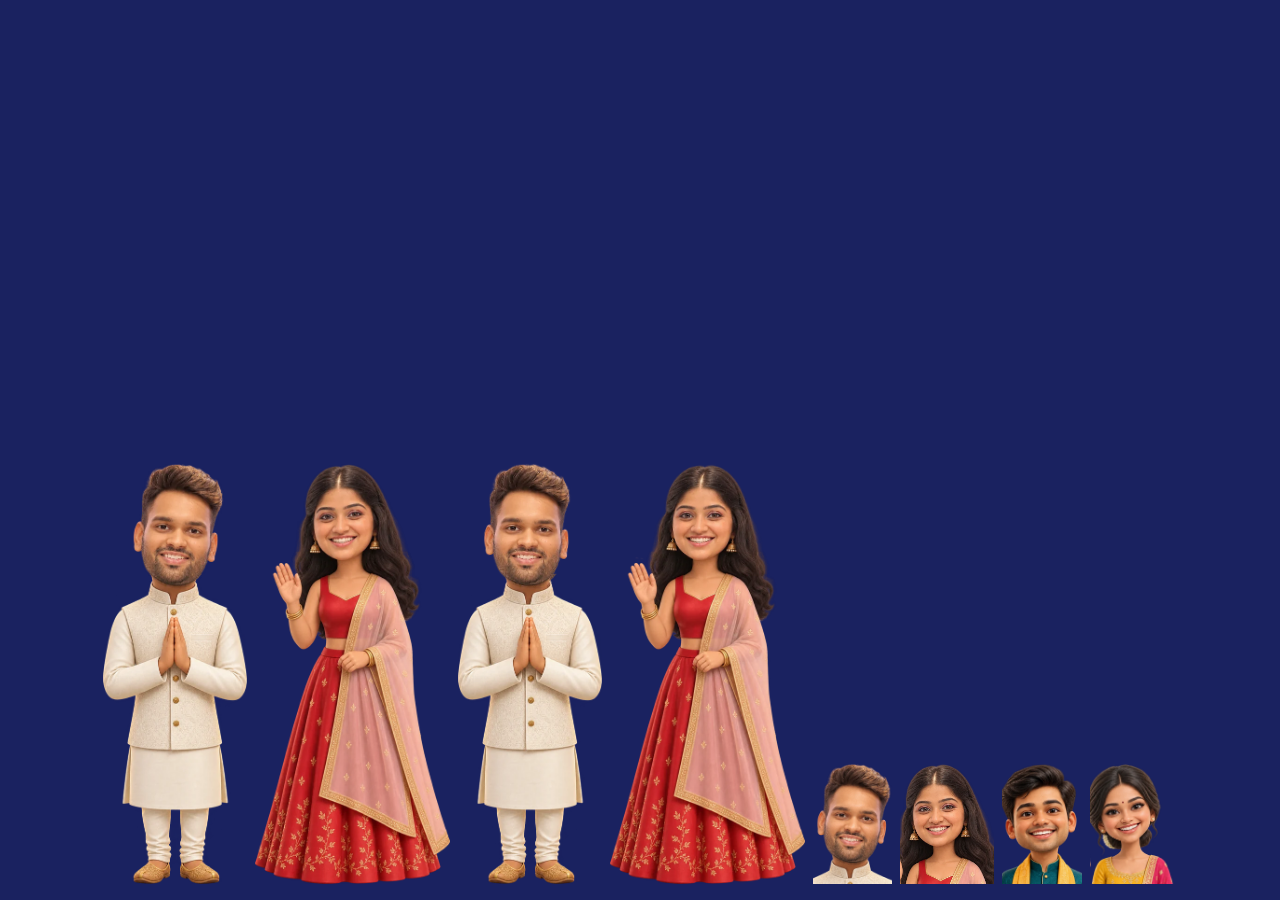
<file: dev/bobble-demo.html>
<!doctype html>
<html lang="en">
<head>
<meta charset="utf-8">
<meta name="viewport" content="width=device-width, initial-scale=1">
<title>Bobblehead wobble demo</title>
<style>
  body { margin: 0; background: #1A2260; display: flex; gap: 8px; justify-content: center; align-items: flex-end; min-height: 100vh; padding: 16px; box-sizing: border-box; flex-wrap: wrap; }
  .fig { position: relative; height: 420px; }
  .fig img { position: absolute; inset: 0; height: 100%; width: auto; }
  .fig .body { position: relative; }
  .fig .head { animation: bob 1.6s cubic-bezier(.45,.05,.55,.95) infinite; }
  .fig.static .head { animation: none; transform: rotate(var(--r)); }
  @keyframes bob { 0%,100% { transform: rotate(-4deg); } 50% { transform: rotate(4deg); } }
  .busts { display: flex; gap: 8px; }
  .busts img { height: 120px; }
</style>
</head>
<body>
  <div class="fig" id="s"><img class="body" src="../assets/bobble/saumy-body.webp" alt=""><img class="head" src="../assets/bobble/saumy-head.webp" alt="" style="transform-origin: 49.64% 29.52%"></div>
  <div class="fig" id="m"><img class="body" src="../assets/bobble/manorika-body.webp" alt=""><img class="head" src="../assets/bobble/manorika-head.webp" alt="" style="transform-origin: 45.96% 24.88%; animation-delay: -.4s"></div>
  <div class="fig static" style="--r:-5deg"><img class="body" src="../assets/bobble/saumy-body.webp" alt=""><img class="head" src="../assets/bobble/saumy-head.webp" alt="" style="transform-origin: 49.64% 29.52%"></div>
  <div class="fig static" style="--r:5deg"><img class="body" src="../assets/bobble/manorika-body.webp" alt=""><img class="head" src="../assets/bobble/manorika-head.webp" alt="" style="transform-origin: 45.96% 24.88%"></div>
  <div class="busts"><img src="../assets/bobble/saumy-bust.webp" alt=""><img src="../assets/bobble/manorika-bust.webp" alt=""><img src="../assets/bobble/guest-m-bust.webp" alt=""><img src="../assets/bobble/guest-f-bust.webp" alt=""></div>
</body>
</html>
</file>
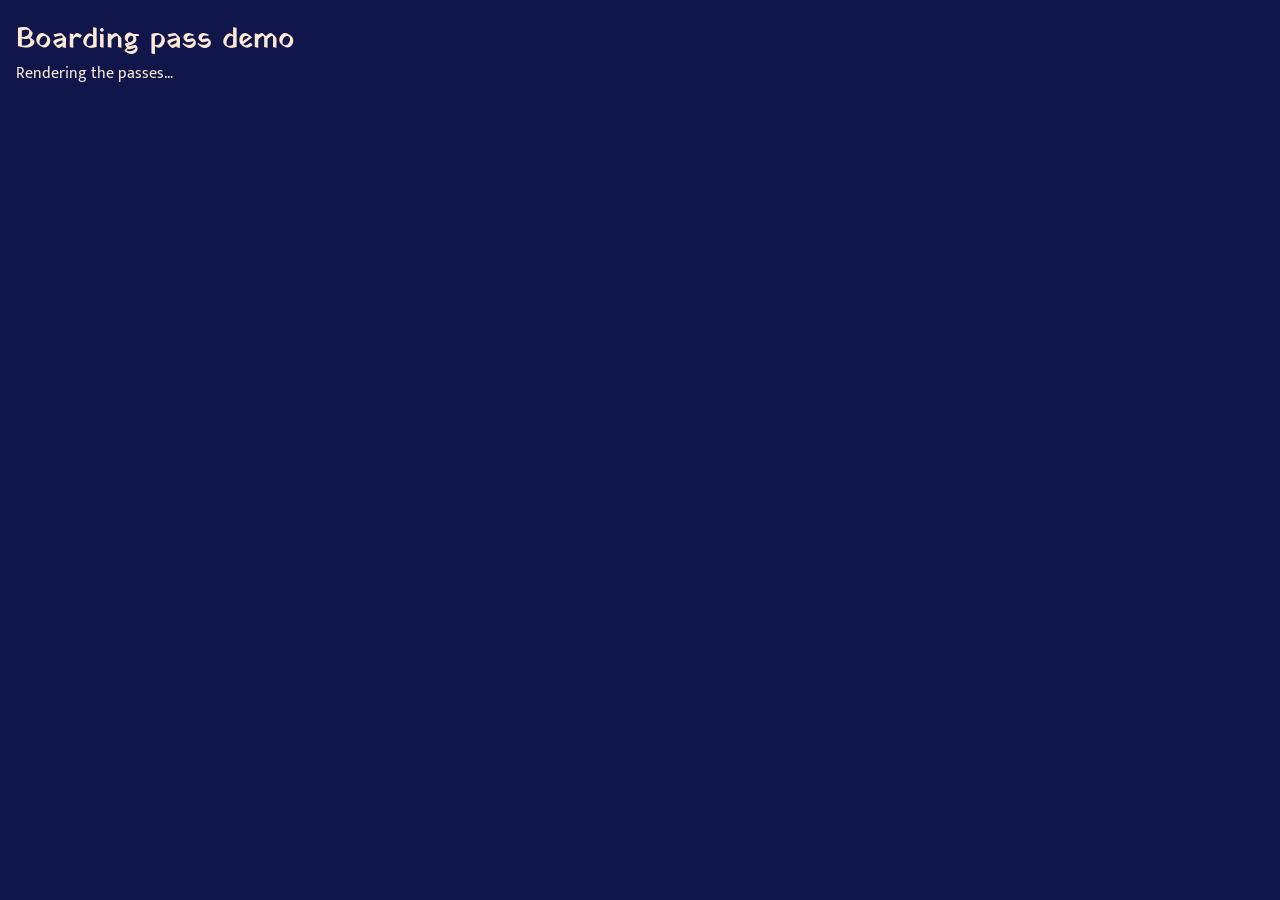
<file: dev/pass-demo.html>
<!doctype html>
<html lang="en">
<head>
<meta charset="utf-8">
<meta name="viewport" content="width=device-width, initial-scale=1, viewport-fit=cover">
<title>Pass demo · Save the Train</title>
<link rel="preconnect" href="https://fonts.googleapis.com">
<link rel="preconnect" href="https://fonts.gstatic.com" crossorigin>
<link href="https://fonts.googleapis.com/css2?family=DotGothic16&family=Mukta:wght@400;600&family=Yatra+One&display=swap" rel="stylesheet">
<style>
  :root { color-scheme: dark; }
  * { box-sizing: border-box; }
  body {
    margin: 0; padding: 16px max(16px, env(safe-area-inset-right)) 48px max(16px, env(safe-area-inset-left));
    background: #10164A; color: #FCE9D6; font: 400 16px/1.5 Mukta, system-ui, sans-serif;
  }
  h1 { font: 400 28px/1.2 "Yatra One", serif; margin: 8px 0 4px; }
  p { margin: 0 0 16px; max-width: 60ch; }
  .grid { display: grid; gap: 28px; grid-template-columns: repeat(auto-fill, minmax(min(100%, 340px), 1fr)); max-width: 1440px; }
  figure { margin: 0; }
  figcaption { font-weight: 600; margin: 0 0 8px; }
  img { display: block; width: 100%; height: auto; border-radius: 10px; background: #1A2260; }
  .row { display: flex; gap: 8px; margin-top: 10px; flex-wrap: wrap; }
  button {
    min-height: 44px; padding: 0 18px; border: 0; border-radius: 999px; cursor: pointer;
    background: #F6A609; color: #1B1B2F; font: 600 16px Mukta, sans-serif;
  }
  button.ghost { background: transparent; color: #FCE9D6; box-shadow: inset 0 0 0 2px #FCE9D6; }
  button:focus-visible { outline: 3px solid #FFD23F; outline-offset: 3px; }
  output { display: block; min-height: 1.5em; font-size: 14px; opacity: .85; }
</style>
</head>
<body>
<h1>Boarding pass demo</h1>
<p id="status" role="status">Rendering the passes…</p>
<div class="grid" id="grid"></div>

<script type="module">
import { renderPass, downloadPass, sharePass, passFilename } from '../js/pass.js';

// Other modules are built in parallel; fall back to inline sample data if they're missing.
let CONFIG;
let catches;
try { ({ CONFIG } = await import('../js/config.js')); } catch {
  CONFIG = {
    couple: { a: 'Saumy', b: 'Manorika' }, city: 'Bhilwara', cityHi: 'भीलवाड़ा', station: 'BHL', state: 'Rajasthan',
    train: { name: 'Shaadi Express', number: '1011' },
    functions: [
      { id: 'carnival', name: 'Carnival', date: '2026-12-10', when: 'Afternoon', at: '2026-12-10T13:00' },
      { id: 'sangeet', name: 'Sangeet', date: '2026-12-10', when: 'Evening', at: '2026-12-10T19:00' },
      { id: 'maayra', name: 'Maayra', date: '2026-12-11', when: 'Afternoon', at: '2026-12-11T13:00' },
      { id: 'baraat', name: 'Baraat & Reception', date: '2026-12-11', when: 'Evening', at: '2026-12-11T18:00' },
      { id: 'phera', name: 'Phera', date: '2026-12-12', when: '3 AM. Yes, AM.', at: '2026-12-12T03:00' },
    ],
    slots: [
      { id: 'early', label: 'Early morning' }, { id: 'morning', label: 'Morning' }, { id: 'afternoon', label: 'Afternoon' },
      { id: 'evening', label: 'Evening' }, { id: 'night', label: 'Night' }, { id: 'unsure', label: 'Not sure yet' },
    ],
    modes: [{ id: 'local', label: 'Local' }, { id: 'train', label: 'Train' }, { id: 'flight', label: 'Flight' }, { id: 'bus', label: 'Bus' }, { id: 'car', label: 'Car' }],
    statuses: [{ id: 'confirmed', stamp: 'CNF' }, { id: 'waitlisted', stamp: 'WL' }, { id: 'regret', stamp: 'REGRET' }],
  };
}
try { ({ catches } = await import('../js/logic.js')); } catch {
  catches = (_travel, fns) => fns.map(({ id, name }) => ({ id, name, caught: true }));
}

function loadImage(src) {
  return new Promise((resolve) => {
    const img = new Image();
    img.onload = () => resolve(img);
    img.onerror = () => resolve(null);
    img.src = src;
  });
}
// The couple's bobblehead busts (the same files app.js preloads for the pass).
const heads = { a: await loadImage('../assets/bobble/saumy-bust.webp'), b: await loadImage('../assets/bobble/manorika-bust.webp') };

const VARIANTS = [
  {
    title: 'Confirmed couple by train (with heads)',
    label: 'Rahul Sharma', passId: 'K7M2',
    guests: [{ name: 'Rahul Sharma', status: 'confirmed' }, { name: 'Priya Sharma', status: 'confirmed' }],
    travel: { mode: 'train', from: 'Mumbai', arrive: { date: '2026-12-09', slot: 'evening' }, depart: { date: '2026-12-12', slot: 'afternoon' } },
    heads,
  },
  {
    title: 'Waitlisted solo by flight, landing at Udaipur, then car (v4 via)',
    label: 'Ananya Iyer', passId: 'A1B2',
    guests: [{ name: 'Ananya Iyer', status: 'waitlisted' }],
    travel: { mode: 'flight', from: 'Bengaluru', arrive: { date: '2026-12-10', slot: 'morning' }, depart: { date: 'unsure', slot: 'unsure' }, via: { hub: 'UDR', onward: 'car' } },
  },
  {
    title: 'Train to Udaipur City, then bus (v4 via, long hub name)',
    label: 'Isha Agarwal', passId: 'Q2W8',
    guests: [{ name: 'Isha Agarwal', status: 'confirmed' }],
    travel: { mode: 'train', from: 'Thiruvananthapuram', arrive: { date: '2026-12-09', slot: 'night' }, depart: { date: '2026-12-12', slot: 'evening' }, via: { hub: 'UDZ', onward: 'bus' } },
  },
  {
    title: 'All regret',
    label: 'Mr & Mrs Agarwal', passId: 'P3X9',
    guests: [{ name: 'Mr Agarwal', status: 'regret' }, { name: 'Mrs Agarwal', status: 'regret' }],
    travel: null,
  },
  {
    title: 'Stress: bus, four mixed guests, long city, unlisted id',
    label: 'Venkataraghavan Subramaniam', passId: 'U-K3J9QX2P',
    guests: [
      { name: 'Venkataraghavan Subramaniam Iyer', status: 'confirmed' },
      { name: 'Lakshmi', status: 'waitlisted' },
      { name: 'Aarav', status: 'regret' },
      { name: 'Meera Krishnamurthy', status: 'confirmed' },
    ],
    travel: { mode: 'bus', from: 'Thiruvananthapuram', arrive: { date: '2026-12-11', slot: 'early' }, depart: { date: '2026-12-11', slot: 'night' } },
  },
  {
    title: 'Local: Bhilwara is home (with heads)',
    label: 'Ananya Iyer', passId: 'A1B2',
    guests: [{ name: 'Ananya Iyer', status: 'confirmed' }, { name: 'Dev Malhotra', status: 'regret' }],
    travel: { mode: 'local', from: 'Bhilwara', arrive: { date: 'unsure', slot: 'unsure' }, depart: { date: 'unsure', slot: 'unsure' } },
    heads,
  },
  {
    title: 'Car, early arrival, leaves before the Phera (postmark, no heads)',
    label: 'Kabir Khan', passId: 'Z8Q4',
    guests: [{ name: 'Kabir Khan', status: 'confirmed' }, { name: 'Zoya Khan', status: 'waitlisted' }],
    travel: { mode: 'car', from: 'Jaipur', arrive: { date: '2026-12-10', slot: 'early' }, depart: { date: '2026-12-11', slot: 'night' } },
  },
];

const grid = document.getElementById('grid');
const status = document.getElementById('status');
const canvases = [];
const t0 = performance.now();

for (const v of VARIANTS) {
  const t = performance.now();
  const canvas = await renderPass({
    config: CONFIG, label: v.label, passId: v.passId, guests: v.guests, travel: v.travel,
    catches: v.travel ? catches(v.travel, CONFIG.functions) : [],
    heads: v.heads || { a: null, b: null },
  });
  console.log(`[pass-demo] ${v.title}: ${canvas.width}x${canvas.height} in ${Math.round(performance.now() - t)}ms`);
  canvases.push(canvas);

  const fig = document.createElement('figure');
  const cap = document.createElement('figcaption');
  cap.textContent = v.title;
  const img = document.createElement('img');
  img.src = canvas.toDataURL('image/png');
  img.width = canvas.width;
  img.height = canvas.height;
  img.alt = `Boarding pass for ${v.label}`;
  const row = document.createElement('div');
  row.className = 'row';
  const out = document.createElement('output');
  const filename = passFilename(v.label);
  const dl = document.createElement('button');
  dl.type = 'button';
  dl.textContent = 'Download ticket';
  dl.addEventListener('click', async () => { await downloadPass(canvas, filename); out.textContent = `Saved ${filename}`; });
  const sh = document.createElement('button');
  sh.type = 'button';
  sh.className = 'ghost';
  sh.textContent = 'Share';
  sh.addEventListener('click', async () => {
    const r = await sharePass(canvas, { title: 'My Shaadi Express ticket', text: 'Boarding the Shaadi Express to Bhilwara!', filename });
    out.textContent = `Share result: ${r}`;
    console.log('[pass-demo] share:', r);
  });
  row.append(dl, sh);
  fig.append(cap, img, row, out);
  grid.append(fig);
}

status.textContent = `Rendered ${VARIANTS.length} passes in ${Math.round(performance.now() - t0)}ms.`;
window.__passDemo = { canvases, VARIANTS, passFilename };
</script>
</body>
</html>
</file>
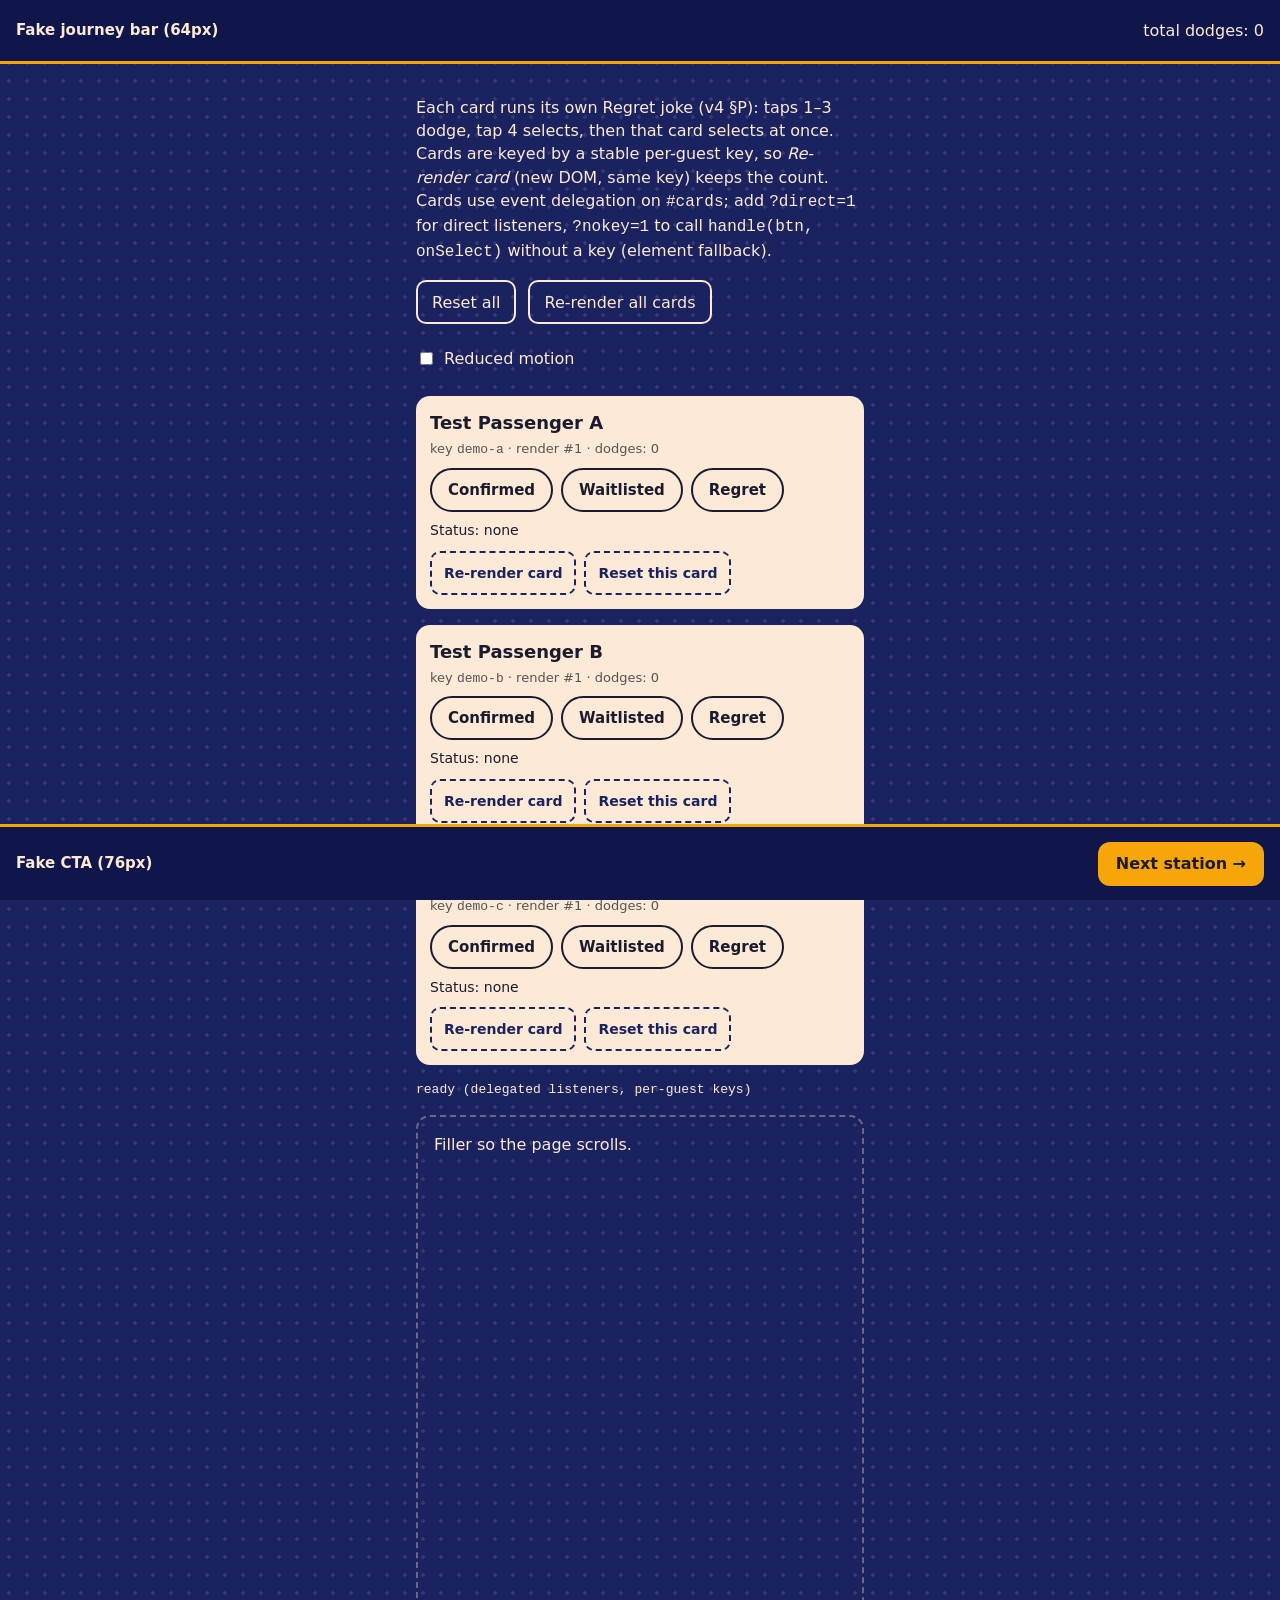
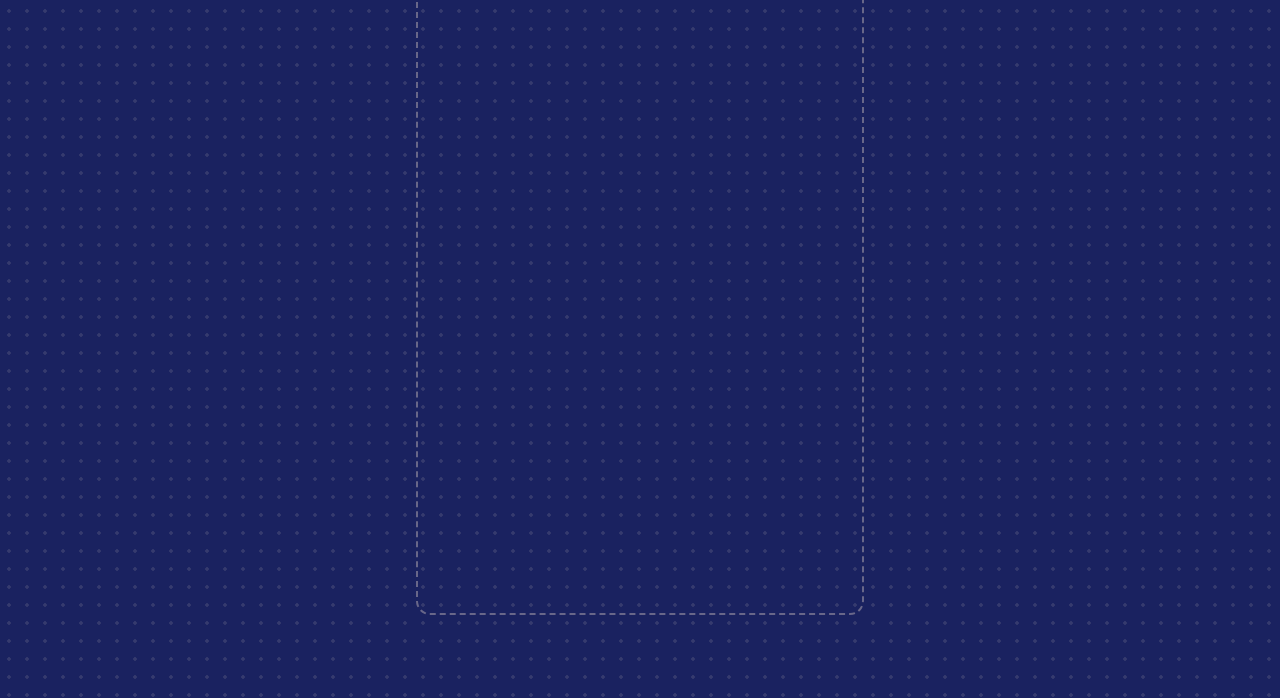
<file: dev/regret-demo.html>
<!doctype html>
<html lang="en">
<head>
<meta charset="utf-8">
<meta name="viewport" content="width=device-width, initial-scale=1, viewport-fit=cover">
<title>Regret dodge demo</title>
<style>
  :root {
    --neel: #1A2260; --neel-deep: #10164A; --genda: #F6A609; --genda-deep: #E07B00;
    --rani: #D6246E; --haldi: #FFD23F; --kagaz: #FCE9D6; --syahi: #1B1B2F;
    --patta: #2F7D32; --sindoor: #C62828;
  }
  * { box-sizing: border-box; }
  html, body { margin: 0; }
  body {
    background: var(--neel) radial-gradient(circle, rgba(252,233,214,.12) 1.5px, transparent 2px) 0 0 / 18px 18px;
    color: var(--kagaz);
    font: 16px/1.45 Mukta, system-ui, sans-serif;
    overflow-x: hidden;
  }
  .bar {
    position: sticky; z-index: 50; display: flex; align-items: center; justify-content: space-between;
    gap: 12px; padding: 0 16px; background: var(--neel-deep); color: var(--kagaz);
  }
  #hdr { top: 0; height: 64px; border-bottom: 3px solid var(--genda); }
  #ftr { bottom: 0; height: 76px; border-top: 3px solid var(--genda); padding-bottom: env(safe-area-inset-bottom); }
  .bar strong { font-size: 15px; }
  .cta {
    min-height: 44px; padding: 0 18px; border: 0; border-radius: 12px;
    background: var(--genda); color: var(--syahi); font: 600 16px Mukta, system-ui, sans-serif;
  }
  /* The transform proves the moved chip escapes ancestor transforms. */
  main { max-width: 480px; margin: 0 auto; padding: 16px; transform: translateZ(0); }
  .card { background: var(--kagaz); color: var(--syahi); border-radius: 14px; padding: 14px; margin: 0 0 16px; }
  .card h2 { margin: 0 0 4px; font-size: 18px; }
  .card .meta { margin: 0 0 8px; font-size: 13px; color: #555; }
  .status { margin: 8px 0 0; font-size: 14px; }
  .chips { display: flex; flex-wrap: wrap; gap: 8px; }
  .chip {
    min-height: 44px; padding: 0 16px; border-radius: 999px; border: 2px solid var(--syahi);
    background: transparent; color: var(--syahi); font: 600 15px Mukta, system-ui, sans-serif; cursor: pointer;
  }
  .chip[aria-checked="true"] { background: var(--rani); border-color: var(--rani); color: #fff; }
  .card-tools { display: flex; flex-wrap: wrap; gap: 8px; margin: 10px 0 0; }
  .card-tools button {
    min-height: 44px; padding: 0 12px; border-radius: 10px; border: 2px dashed var(--neel);
    background: transparent; color: var(--neel); font: 600 14px Mukta, system-ui, sans-serif; cursor: pointer;
  }
  .chip:focus-visible, .cta:focus-visible, button:focus-visible { outline: 3px solid var(--haldi); outline-offset: 2px; }
  .controls { display: flex; flex-wrap: wrap; gap: 12px; align-items: center; margin: 0 0 16px; }
  .controls label { display: inline-flex; gap: 8px; align-items: center; min-height: 44px; }
  .controls button { min-height: 44px; padding: 0 14px; border-radius: 10px; border: 2px solid var(--kagaz); background: transparent; color: var(--kagaz); font: inherit; }
  .filler { height: 1100px; border: 2px dashed rgba(252,233,214,.35); border-radius: 14px; padding: 16px; }
  .sr-only { position: absolute; width: 1px; height: 1px; padding: 0; margin: -1px; overflow: hidden; clip: rect(0 0 0 0); white-space: nowrap; border: 0; }
  #log { font: 13px/1.4 ui-monospace, monospace; white-space: pre-wrap; margin: 0 0 16px; }
</style>
</head>
<body>
<header class="bar" id="hdr"><strong>Fake journey bar (64px)</strong><span id="count">total dodges: 0</span></header>
<main>
  <p>Each card runs its own Regret joke (v4 §P): taps 1–3 dodge, tap 4 selects, then that card selects at once.
     Cards are keyed by a stable per-guest key, so <em>Re-render card</em> (new DOM, same key) keeps the count.
     Cards use event delegation on <code>#cards</code>; add <code>?direct=1</code> for direct listeners,
     <code>?nokey=1</code> to call <code>handle(btn, onSelect)</code> without a key (element fallback).</p>
  <div class="controls">
    <button type="button" id="reset">Reset all</button>
    <button type="button" id="rerender-all">Re-render all cards</button>
    <label><input type="checkbox" id="rm"> Reduced motion</label>
  </div>
  <div id="cards"></div>
  <pre id="log" aria-hidden="true"></pre>
  <div class="filler">Filler so the page scrolls.</div>
</main>
<footer class="bar" id="ftr"><strong>Fake CTA (76px)</strong><button type="button" class="cta">Next station →</button></footer>
<div id="live" class="sr-only" aria-live="polite"></div>

<script type="module">
  // Cache-busted so the demo always tests the file on disk (python http.server sends no cache headers).
  const { createRegretController } = await import(`../js/regret.js?v=${Date.now()}`);

  const params = new URLSearchParams(location.search);
  const direct = params.has('direct');
  const noKey = params.has('nokey');
  // Fake people only. The key is stable state (like app.js's g.key), never read from the DOM.
  const guests = [
    { key: 'demo-a', name: 'Test Passenger A', status: null, renders: 0 },
    { key: 'demo-b', name: 'Test Passenger B', status: null, renders: 0 },
    { key: 'demo-c', name: 'Test Passenger C (re-render me)', status: null, renders: 0 },
  ];
  const live = document.getElementById('live');
  const logEl = document.getElementById('log');
  const rmBox = document.getElementById('rm');
  const hdr = document.getElementById('hdr');
  const ftr = document.getElementById('ftr');
  const cards = document.getElementById('cards');

  const regret = createRegretController({
    messages: ['Do you not love Saumy?', 'How could you miss a Marwadi wedding?', 'You must be completely anti-fun person!!'],
    finalMessage: 'Okay, okay, you must be really busy at the time. We will try to understand. 😢',
    announce: (t) => { live.textContent = ''; requestAnimationFrame(() => { live.textContent = t; }); },
    getInsets: () => ({
      top: Math.max(0, hdr.getBoundingClientRect().bottom),
      bottom: Math.max(0, window.innerHeight - ftr.getBoundingClientRect().top),
    }),
    reducedMotion: () => rmBox.checked,
  });

  const cardEl = (i) => cards.querySelector(`[data-i="${i}"]`);
  const regretChip = (i) => cardEl(i) && cardEl(i).querySelector('[data-status="regret"]');
  /** What the controller counts this card by: its key, or (?nokey) the current chip element. */
  const counterKey = (i) => (noKey ? regretChip(i) : guests[i].key);
  const dodgesOf = (i) => regret.dodgesFor(counterKey(i));

  function refreshCounts() {
    guests.forEach((g, i) => {
      const out = cardEl(i) && cardEl(i).querySelector('[data-dodges]');
      if (out) out.textContent = `dodges: ${dodgesOf(i)}`;
    });
    document.getElementById('count').textContent = `total dodges: ${regret.dodges}`;
  }

  const log = (msg) => {
    console.log(msg);
    logEl.textContent = `${msg}\n${logEl.textContent}`.slice(0, 1600);
    refreshCounts();
  };

  function cardHtml(g, i) {
    const chip = (s, label) =>
      `<button type="button" class="chip" role="radio" aria-checked="${g.status === s}" data-status="${s}">${label}</button>`;
    return `
      <section class="card" data-i="${i}">
        <h2>${g.name}</h2>
        <p class="meta">key <code>${noKey ? '(element)' : g.key}</code> · render #${g.renders} · <span data-dodges>dodges: 0</span></p>
        <div class="chips" role="radiogroup" aria-label="Status for ${g.name}">
          ${chip('confirmed', 'Confirmed')}${chip('waitlisted', 'Waitlisted')}${chip('regret', 'Regret')}
        </div>
        <p class="status" data-out>Status: ${g.status || 'none'}</p>
        <div class="card-tools">
          <button type="button" data-tool="rerender">Re-render card</button>
          <button type="button" data-tool="reset">Reset this card</button>
        </div>
      </section>`;
  }

  /** Replace card i with brand-new DOM (as app.js does on Back/Next, Edit, Add guest). */
  function renderCard(i) {
    const g = guests[i];
    g.renders++;
    const tpl = document.createElement('template');
    tpl.innerHTML = cardHtml(g, i).trim();
    const fresh = tpl.content.firstElementChild;
    const old = cardEl(i);
    if (old) old.replaceWith(fresh);
    else cards.appendChild(fresh);
    if (direct) wireDirect(fresh, i);
    refreshCounts();
  }

  function setStatus(i, s) {
    guests[i].status = s;
    const card = cardEl(i);
    card.querySelectorAll('[data-status]').forEach((b) => b.setAttribute('aria-checked', String(b.dataset.status === s)));
    card.querySelector('[data-out]').textContent = `Status: ${s}`;
    log(`card ${i} -> ${s} (dodges=${dodgesOf(i)})`);
  }

  function onChip(btn, i) {
    const s = btn.dataset.status;
    if (s === 'regret') {
      if (guests[i].status === 'regret') return; // already chosen, like app.js
      const select = () => setStatus(i, 'regret');
      const r = noKey ? regret.handle(btn, select) : regret.handle(btn, select, guests[i].key);
      log(`regret.handle on card ${i}: ${r} (dodges=${dodgesOf(i)}, total=${regret.dodges})`);
    } else {
      setStatus(i, s);
    }
  }

  function onTool(tool, i) {
    if (tool === 'rerender') {
      renderCard(i);
      log(`card ${i} re-rendered (render #${guests[i].renders}, dodges=${dodgesOf(i)})`);
    } else if (tool === 'reset') {
      regret.reset(counterKey(i));
      guests[i].status = null;
      renderCard(i);
      log(`card ${i} reset`);
    }
  }

  function wireDirect(card, i) {
    card.querySelectorAll('[data-status]').forEach((btn) => btn.addEventListener('click', () => onChip(btn, i)));
    card.querySelectorAll('[data-tool]').forEach((btn) => btn.addEventListener('click', () => onTool(btn.dataset.tool, i)));
  }

  if (!direct) {
    cards.addEventListener('click', (e) => {
      const card = e.target.closest('.card');
      if (!card) return;
      const i = Number(card.dataset.i);
      const tool = e.target.closest('[data-tool]');
      if (tool) { onTool(tool.dataset.tool, i); return; }
      const btn = e.target.closest('[data-status]');
      if (btn) onChip(btn, i);
    });
  }

  guests.forEach((g, i) => renderCard(i));

  document.getElementById('reset').addEventListener('click', () => {
    regret.reset();
    guests.forEach((g) => { g.status = null; });
    guests.forEach((g, i) => renderCard(i));
    log('reset all');
  });
  document.getElementById('rerender-all').addEventListener('click', () => {
    guests.forEach((g, i) => renderCard(i));
    log('all cards re-rendered');
  });

  // With delegated listeners, taps on the moved chip reach regret.js's own fallback (not onChip),
  // so poll the counters to keep the cards, header and console in sync.
  let lastTotal = 0;
  setInterval(() => {
    if (regret.dodges !== lastTotal) {
      lastTotal = regret.dodges;
      console.log(`total dodges = ${lastTotal}`);
    }
    refreshCounts();
  }, 150);

  window.rj = regret;
  window.demo = { guests, renderCard, regretChip, dodgesOf, counterKey };
  log(`ready (${direct ? 'direct' : 'delegated'} listeners, ${noKey ? 'no key: element fallback' : 'per-guest keys'})`);
</script>
</body>
</html>
</file>
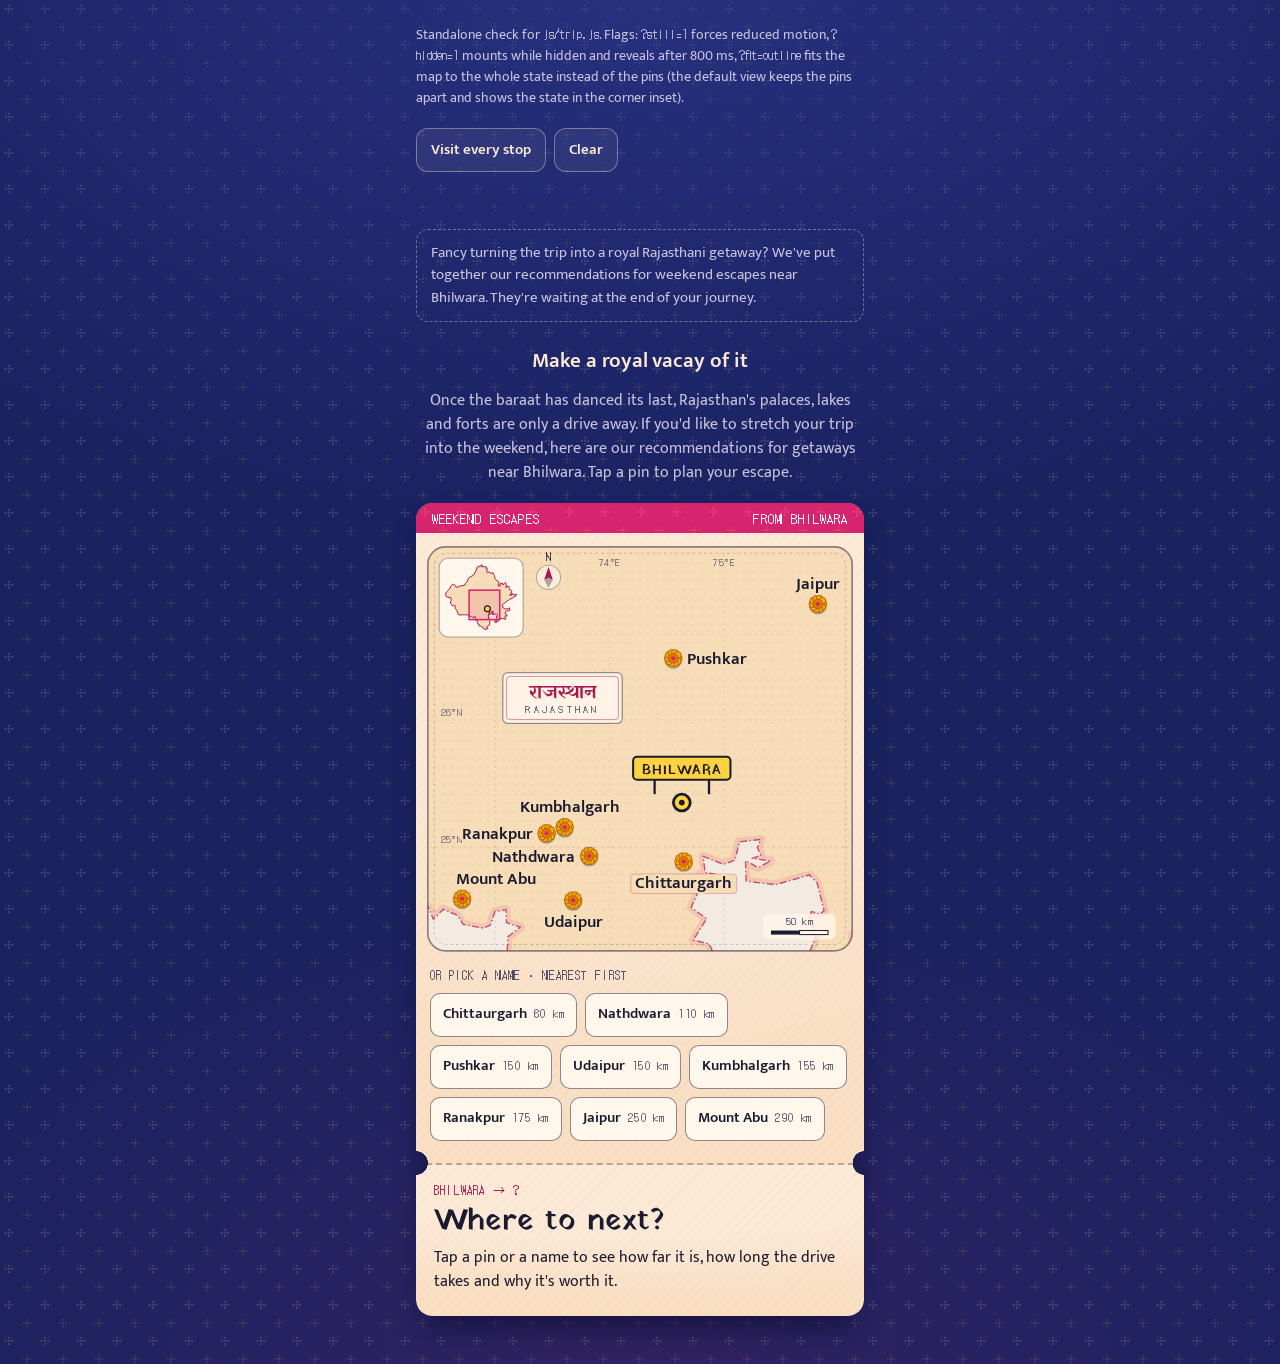
<file: dev/trip-demo.html>
<!doctype html>
<html lang="en">
<head>
<meta charset="utf-8">
<meta name="viewport" content="width=device-width, initial-scale=1, viewport-fit=cover">
<title>Trip map demo</title>
<link rel="preconnect" href="https://fonts.googleapis.com">
<link rel="preconnect" href="https://fonts.gstatic.com" crossorigin>
<link rel="stylesheet" href="https://fonts.googleapis.com/css2?family=DotGothic16&amp;family=Mukta:wght@400;600&amp;family=Yatra+One&amp;display=swap">
<link rel="stylesheet" href="../css/styles.css">
<link rel="stylesheet" href="../css/trip.css">
<style>
  .demo {
    width: 100%;
    max-width: var(--col);
    margin-inline: auto;
    padding: 24px var(--gutter) 48px;
    display: grid;
    gap: 20px;
  }
  .demo__note { font-size: 14px; color: var(--on-dark-muted); }
  .demo__note code { font-family: var(--font-dm); font-size: 12px; }
  .demo__tools { display: flex; flex-wrap: wrap; gap: 8px; }
  .trip-block { display: grid; gap: 14px; }
  .trip-block__intro { color: var(--on-dark-muted); text-align: center; text-wrap: pretty; }
  .demo__teaser {
    padding: 12px 14px;
    border: 1.5px dashed rgb(252 233 214 / .38);
    border-radius: var(--radius-ctl);
    color: var(--on-dark-muted);
    font-size: 15px;
  }
  #log { font: 12px/1.4 var(--font-dm); color: var(--on-dark-muted); white-space: pre-wrap; min-height: 1.4em; }
</style>
</head>
<body>
<main class="demo">
  <p class="demo__note">Standalone check for <code>js/trip.js</code>. Flags: <code>?still=1</code> forces reduced motion, <code>?hidden=1</code> mounts while hidden and reveals after 800 ms, <code>?fit=outline</code> fits the map to the whole state instead of the pins (the default view keeps the pins apart and shows the state in the corner inset).</p>
  <div class="demo__tools">
    <button class="btn btn--ghost btn--small" type="button" id="tour">Visit every stop</button>
    <button class="btn btn--ghost btn--small" type="button" id="clear">Clear</button>
  </div>
  <p id="log" aria-live="off"></p>

  <!-- Departure-stop teaser (shown here only to review the copy) -->
  <p class="demo__teaser" id="teaser"></p>

  <!-- Junction-stop section, as index.html would hold it -->
  <section class="trip-block" aria-labelledby="trip-title" id="trip-block">
    <h3 class="section-title section-title--dark" id="trip-title"></h3>
    <p class="trip-block__intro" id="trip-intro"></p>
    <div id="trip"></div>
  </section>
</main>
<script type="module">
  import { mountTrip } from '../js/trip.js';
  import { ORIGIN, DESTINATIONS, TRIP_COPY } from '../js/trip-data.js';

  const q = new URLSearchParams(location.search);
  document.getElementById('trip-title').textContent = TRIP_COPY.title;
  document.getElementById('trip-intro').textContent = TRIP_COPY.intro;
  document.getElementById('teaser').textContent = TRIP_COPY.teaser;

  const block = document.getElementById('trip-block');
  if (q.has('hidden')) block.hidden = true;
  const trip = mountTrip(document.getElementById('trip'), {
    origin: ORIGIN,
    destinations: DESTINATIONS,
    fit: q.get('fit') || 'points',
    reducedMotion: q.has('still') ? true : undefined,
  });
  window.trip = trip;
  if (q.has('hidden')) setTimeout(() => { block.hidden = false; }, 800);

  const log = document.getElementById('log');
  document.getElementById('clear').addEventListener('click', () => { trip.clear(); log.textContent = ''; });
  document.getElementById('tour').addEventListener('click', async () => {
    for (const d of [...DESTINATIONS].sort((a, b) => a.km - b.km)) {
      trip.select(d.id);
      log.textContent = `selected: ${trip.selected}`;
      await new Promise((r) => setTimeout(r, 1700));
    }
  });
</script>
</body>
</html>
</file>
<file: css/styles.css>
/* ==========================================================================
   Save the Train · styles.css
   Vintage Indian Railways PRS ticket meets a Marwadi wedding.
   Signature: the journey track to the yellow BHILWARA board (bobblehead couple).
   Everything else stays quiet: kagaz paper, dot-matrix print, marigold accents.
   State hooks are documented in docs/ui-hooks.md.
   ========================================================================== */

/* 0. Tokens ---------------------------------------------------------- */

@property --progress {
  syntax: '<number>';
  inherits: true;
  initial-value: 0;
}

:root {
  /* Palette (fixed by the spec) */
  --neel: #1A2260;
  --neel-deep: #10164A;
  --genda: #F6A609;
  --genda-deep: #E07B00;
  --rani: #D6246E;
  --haldi: #FFD23F;
  --kagaz: #FCE9D6;
  --syahi: #1B1B2F;
  --patta: #2F7D32;
  --sindoor: #C62828;

  /* Derived (contrast-checked) */
  --rani-ink: #A8174F;        /* rani for small text on kagaz: 5.9:1 */
  --patta-ink: #22602A;       /* patta for small text on kagaz: 6.6:1 */
  --kagaz-hi: #FFF6EC;        /* inputs, chips */
  --ink-muted: #4A4560;       /* 7.6:1 on kagaz */
  --line: rgb(27 27 47 / .24);
  --line-strong: rgb(27 27 47 / .5);
  --on-dark: #FCE9D6;         /* 12:1 on neel */
  --on-dark-muted: #C9C3DE;   /* 8.5:1 on neel */
  --error-on-dark: #FF9E94;   /* 6.4:1 on neel */

  --font-display: "Yatra One", "Mukta", system-ui, sans-serif;
  --font-body: "Mukta", system-ui, -apple-system, "Segoe UI", Roboto, sans-serif;
  --font-dm: "DotGothic16", ui-monospace, "Courier New", monospace;

  --radius-card: 16px;
  --radius-ctl: 12px;
  --radius-chip: 10px;

  --col: 480px;
  --gutter: 16px;
  --bar-h: 64px;
  --toran-h: min(30px, 6.25vw);

  --z-decor: 1;
  --z-main: 2;
  --z-bar: 40;
  --z-toast: 50;      /* regret.js uses 59 (button) and 60 (bubble) */

  --focus: var(--haldi);
  --ease-out: cubic-bezier(.2, .8, .2, 1);
  --ease-inout: cubic-bezier(.65, 0, .35, 1);
  --ease-spring: cubic-bezier(.34, 1.56, .64, 1);

  --paper:
    radial-gradient(140% 90% at 50% 0%, transparent 55%, rgb(224 123 0 / .09)),
    repeating-linear-gradient(-45deg, rgb(214 36 110 / .03) 0 1.5px, transparent 1.5px 7px);
  --bandhani: url("data:image/svg+xml,%3Csvg xmlns='http://www.w3.org/2000/svg' width='36' height='36'%3E%3Cg fill='%23FCE9D6' fill-opacity='.17'%3E%3Ccircle cx='9' cy='5.8' r='1.15'/%3E%3Ccircle cx='12.2' cy='9' r='1.15'/%3E%3Ccircle cx='9' cy='12.2' r='1.15'/%3E%3Ccircle cx='5.8' cy='9' r='1.15'/%3E%3C/g%3E%3Ccircle cx='9' cy='9' r='.9' fill='%23FFD23F' fill-opacity='.26'/%3E%3Cg fill='%23F6A609' fill-opacity='.15'%3E%3Ccircle cx='27' cy='23.8' r='1.15'/%3E%3Ccircle cx='30.2' cy='27' r='1.15'/%3E%3Ccircle cx='27' cy='30.2' r='1.15'/%3E%3Ccircle cx='23.8' cy='27' r='1.15'/%3E%3C/g%3E%3Ccircle cx='27' cy='27' r='.9' fill='%23FCE9D6' fill-opacity='.22'/%3E%3C/svg%3E");
  --ladi: url("data:image/svg+xml,%3Csvg xmlns='http://www.w3.org/2000/svg' width='12' height='24'%3E%3Cpath d='M6 0v24' stroke='%237A3E00' stroke-width='1'/%3E%3Ccircle cx='6' cy='6' r='5.2' fill='%23E07B00'/%3E%3Cg fill='%23F6A609'%3E%3Ccircle cx='6' cy='2.7' r='2.2'/%3E%3Ccircle cx='9.1' cy='5' r='2.2'/%3E%3Ccircle cx='8' cy='8.7' r='2.2'/%3E%3Ccircle cx='4' cy='8.7' r='2.2'/%3E%3Ccircle cx='2.9' cy='5' r='2.2'/%3E%3C/g%3E%3Ccircle cx='6' cy='6' r='1.7' fill='%23E07B00'/%3E%3Ccircle cx='6' cy='18' r='5.2' fill='%23F6A609'/%3E%3Cg fill='%23FFD23F'%3E%3Ccircle cx='6' cy='14.7' r='2.2'/%3E%3Ccircle cx='9.1' cy='17' r='2.2'/%3E%3Ccircle cx='8' cy='20.7' r='2.2'/%3E%3Ccircle cx='4' cy='20.7' r='2.2'/%3E%3Ccircle cx='2.9' cy='17' r='2.2'/%3E%3C/g%3E%3Ccircle cx='6' cy='18' r='1.7' fill='%23E07B00'/%3E%3C/svg%3E");
  --check: url("data:image/svg+xml,%3Csvg xmlns='http://www.w3.org/2000/svg' viewBox='0 0 24 24'%3E%3Cpath d='M20 6 9 17l-5-5' fill='none' stroke='%23000' stroke-width='3.2' stroke-linecap='round' stroke-linejoin='round'/%3E%3C/svg%3E");
}

/* 1. Base ------------------------------------------------------------ */

*, *::before, *::after { box-sizing: border-box; }

[hidden] { display: none !important; }

html {
  -webkit-text-size-adjust: 100%;
  text-size-adjust: 100%;
  /* The sticky bar is --bar-h + the notch inset tall, with the toran hanging below it */
  scroll-padding-top: calc(var(--bar-h) + env(safe-area-inset-top) + var(--toran-h) + 16px);
  scroll-padding-bottom: calc(96px + env(safe-area-inset-bottom));
  background: var(--neel);
}

body {
  margin: 0;
  min-height: 100vh;
  min-height: 100dvh;
  display: flex;
  flex-direction: column;
  overflow-x: clip;
  color: var(--on-dark);
  font: 400 16px/1.5 var(--font-body);
  background-color: var(--neel);
  background-image:
    radial-gradient(120% 60% at 50% 0%, rgb(48 60 150 / .55), transparent 65%),
    radial-gradient(90% 50% at 50% 100%, rgb(214 36 110 / .12), transparent 70%),
    var(--bandhani);
  background-size: 100% 100%, 100% 100%, 36px 36px;
  background-attachment: scroll;
  -webkit-font-smoothing: antialiased;
  -moz-osx-font-smoothing: grayscale;
  -webkit-tap-highlight-color: transparent;
}

h1, h2, h3, p { margin: 0; }
strong, b { font-weight: 600; }
img, svg { display: block; max-width: 100%; }
button, input, textarea, select { font: inherit; color: inherit; }
button { cursor: pointer; }
a { color: inherit; }
::selection { background: var(--rani); color: #fff; }

:focus-visible {
  outline: 3px solid var(--focus);
  outline-offset: 2px;
}
.stop__title:focus { outline: none; }

.sr-only {
  position: absolute !important;
  width: 1px; height: 1px;
  margin: -1px; padding: 0;
  overflow: hidden;
  clip: rect(0 0 0 0);
  clip-path: inset(50%);
  white-space: nowrap;
  border: 0;
}

.sprite { position: absolute; width: 0; height: 0; overflow: hidden; }

.dm {
  font-family: var(--font-dm);
  text-transform: uppercase;
  letter-spacing: .08em;
}

.noscript {
  padding: 16px;
  border-radius: var(--radius-ctl);
  background: var(--kagaz);
  color: var(--syahi);
  font-weight: 600;
}

/* Copy variants: body[data-party="waitlisted"] swaps .v-cnf for .v-wl */
.v-wl { display: none; }
body[data-party="waitlisted"] .v-wl { display: revert; }
body[data-party="waitlisted"] .v-cnf { display: none; }

/* Locals (mode "local") skip the travel stops: body[data-mode] swaps .v-away for .v-home */
.v-home { display: none; }
body[data-mode="local"] .v-home { display: revert; }
body[data-mode="local"] .v-away { display: none; }

/* Sample children: visible only in ?preview=all (app.js replaces them) */
body:not(.preview-all) [data-sample] { display: none !important; }

/* 2. Buttons --------------------------------------------------------- */

.btn {
  position: relative;
  display: inline-flex;
  align-items: center;
  justify-content: center;
  gap: 8px;
  min-height: 48px;
  padding: 0 18px;
  border: 0;
  border-radius: var(--radius-ctl);
  font: 600 16px/1.15 var(--font-body);
  text-align: center;
  text-decoration: none;
  touch-action: manipulation;
  transition: transform .12s var(--ease-out), background-color .16s, box-shadow .16s, border-color .16s;
}
.btn__icon { flex: none; width: 20px; height: 20px; }
.btn--block { width: 100%; }
.btn--small { min-height: 44px; padding: 0 14px; font-size: 15px; }

.btn--primary {
  background: var(--genda);
  color: var(--syahi);
  box-shadow: 0 3px 0 var(--genda-deep), 0 8px 18px rgb(224 123 0 / .22);
}
.btn--primary::after {
  content: "";
  position: absolute;
  inset: 4px;
  border: 1.5px dashed rgb(27 27 47 / .32);
  border-radius: 9px;
  pointer-events: none;
}
.btn--primary:active { transform: translateY(2px); box-shadow: 0 1px 0 var(--genda-deep); }
@media (hover: hover) {
  .btn--primary:hover { background: #FFB322; }
}

.btn--rani {
  background: var(--rani);
  color: #fff;
  box-shadow: 0 3px 0 var(--rani-ink);
}
.btn--rani:active { transform: translateY(2px); box-shadow: 0 1px 0 var(--rani-ink); }

.btn--secondary {
  border: 1.5px solid var(--line-strong);
  background: transparent;
  color: var(--syahi);
}
@media (hover: hover) {
  .btn--secondary:hover { background: rgb(255 255 255 / .45); }
}
.btn--secondary:active { transform: scale(.98); }

.btn--ghost {
  border: 1.5px solid rgb(252 233 214 / .38);
  background: rgb(252 233 214 / .06);
  color: var(--kagaz);
}
@media (hover: hover) {
  .btn--ghost:hover { background: rgb(252 233 214 / .12); }
}
.btn--ghost:active { transform: scale(.98); }

.btn--link {
  min-height: 44px;
  padding: 0 4px;
  background: none;
  color: var(--rani-ink);
  text-decoration: underline;
  text-decoration-thickness: 1.5px;
  text-underline-offset: 4px;
}
.btn--link-dark { color: var(--haldi); }

.icon-btn {
  display: grid;
  place-items: center;
  width: 44px;
  height: 44px;
  padding: 0;
  border: 0;
  border-radius: 10px;
  background: transparent;
  color: var(--ink-muted);
}
.icon-btn svg { width: 20px; height: 20px; }
@media (hover: hover) {
  .icon-btn:hover { background: rgb(27 27 47 / .07); color: var(--syahi); }
}

.btn__spinner { display: none; width: 22px; height: 22px; }
.btn[aria-busy="true"] { cursor: progress; }
.btn[aria-busy="true"] .btn__spinner { display: block; }
.btn[aria-disabled="true"] { opacity: .55; }

body.is-busy .main { pointer-events: none; }

/* 3. Form controls --------------------------------------------------- */

.field { display: grid; gap: 6px; }
.field__label,
.group__label {
  font: 600 15px/1.25 var(--font-body);
  color: var(--syahi);
}
.field__optional { font-weight: 400; color: var(--ink-muted); }
.field__hint { font-size: 14px; color: var(--ink-muted); }
.field__error {
  font: 600 14px/1.35 var(--font-body);
  color: var(--sindoor);
}
.field__error--dark,
.field--dark .field__error { color: var(--error-on-dark); }
.field__count {
  font: 13px/1 var(--font-dm);
  letter-spacing: .06em;
  color: var(--ink-muted);
  text-align: right;
}
.field--dark .field__label { color: var(--kagaz); }
.field--dark .field__hint { color: var(--on-dark-muted); }

.input {
  width: 100%;
  min-height: 52px;
  padding: 12px 14px;
  border: 1.5px solid var(--line-strong);
  border-radius: var(--radius-ctl);
  background: var(--kagaz-hi);
  color: var(--syahi);
  font: 400 17px/1.3 var(--font-body);
  -webkit-appearance: none;
  appearance: none;
  transition: border-color .15s, box-shadow .15s;
}
.input::placeholder { color: #625C75; opacity: 1; }
.input:focus,
.input:focus-visible {
  outline: none;
  border-color: var(--neel);
  box-shadow: 0 0 0 3px rgb(26 34 96 / .28);
}
.input[aria-invalid="true"] {
  border-color: var(--sindoor);
  box-shadow: 0 0 0 3px rgb(198 40 40 / .18);
}
.input--area {
  min-height: 108px;
  resize: vertical;
}

.group { display: grid; gap: 10px; }

/* Chips (radio semantics) */
.chips { display: grid; gap: 8px; }
.chips--status { grid-template-columns: repeat(3, minmax(0, 1fr)); }
.chips--mode,
.chips--slot,
.chips--leave { grid-template-columns: repeat(2, minmax(0, 1fr)); }
.chips--date { grid-template-columns: repeat(3, minmax(0, 1fr)); }
.chips--date .chip--unsure { grid-column: span 2; }
/* "Not sure yet" starting a row of its own (the leaving dates, after "Other date") takes the whole row */
.chips--date .chip--unsure:nth-child(3n + 1) { grid-column: 1 / -1; }

.chip {
  --on: var(--rani);
  --on-ink: #fff;
  --focus: var(--neel);
  position: relative;
  display: flex;
  flex-direction: column;
  align-items: center;
  justify-content: center;
  gap: 2px;
  min-width: 44px;
  min-height: 52px;
  padding: 7px 10px;
  border: 1.5px solid rgb(27 27 47 / .42); /* ~3:1 against the chip and the card */
  border-radius: var(--radius-chip);
  background: var(--kagaz-hi);
  color: var(--syahi);
  font: 600 16px/1.15 var(--font-body);
  text-align: center;
  touch-action: manipulation;
  user-select: none;
  -webkit-user-select: none;
  transition: background-color .18s var(--ease-out), border-color .18s, color .18s, box-shadow .18s, transform .12s var(--ease-out);
}
.chip__kicker,
.chip__code {
  font: 13px/1 var(--font-dm);
  letter-spacing: .1em;
  text-transform: uppercase;
  color: var(--ink-muted);
}
.chip__hint {
  font: 400 13px/1.2 var(--font-body);
  color: var(--ink-muted);
}
.chip__icon {
  flex: none;
  width: 46px;
  height: 32px;
  padding: 4px 5px;
  border-radius: 8px;
  background: var(--neel-deep);
  overflow: visible;
}
.chip:active { transform: scale(.97); }
@media (hover: hover) {
  .chip:hover { border-color: var(--line-strong); }
}

.chip[aria-checked="true"] {
  border-color: var(--on);
  background: var(--on);
  color: var(--on-ink);
  box-shadow: inset 0 0 0 2px var(--on), inset 0 0 0 3.5px color-mix(in srgb, var(--on-ink) 80%, transparent);
}
.chip[aria-checked="true"] :is(.chip__kicker, .chip__hint, .chip__code) { color: inherit; }
.chip[aria-checked="true"]:not(.chip--status)::after {
  content: "";
  position: absolute;
  top: 6px;
  right: 6px;
  width: 13px;
  height: 13px;
  background: currentColor;
  -webkit-mask: var(--check) center / contain no-repeat;
  mask: var(--check) center / contain no-repeat;
}

.chip--unsure { border-style: dashed; }
.chip--mode {
  flex-direction: row;
  justify-content: flex-start;
  gap: 12px;
  min-height: 58px;
  padding-inline: 8px 12px;
  font-size: 17px;
}
.chip--slot { min-height: 56px; }

/* "Other date" (v4 §Q): the chip, then a day field printed like a ticket's date box: the guest types
   the day, and DEC sits fixed beside it behind a perforation, in the same dot-matrix as the chips' days. */
.chip--other .chip__label { font-size: clamp(14px, 4vw, 16px); }
/* A smaller tick, tucked into the corner, so it clears the end of "Other date" */
.chip.chip--other[aria-checked="true"]::after { top: 5px; right: 5px; width: 11px; height: 11px; }
.other-date { display: grid; gap: 6px; margin-top: 2px; }
.other-date__row { display: flex; align-items: center; gap: 12px; }
.other-date__box { position: relative; flex: none; width: 124px; }
.input.other-date__input {
  padding-right: 58px;
  font-weight: 600;
  font-variant-numeric: tabular-nums;
  letter-spacing: .04em;
}
.other-date__month {
  position: absolute;
  top: 1.5px;
  right: 1.5px;
  bottom: 1.5px;
  display: grid;
  place-items: center;
  width: 50px;
  border-left: 1.5px dashed var(--line-strong);
  border-radius: 0 calc(var(--radius-ctl) - 1.5px) calc(var(--radius-ctl) - 1.5px) 0;
  background: var(--kagaz);
  font: 15px/1 var(--font-dm);
  letter-spacing: .12em;
  text-transform: uppercase;
  color: var(--syahi);
  pointer-events: none; /* a tap on DEC lands in the field */
}
@media (prefers-reduced-motion: no-preference) {
  .other-date:not([hidden]) { animation: other-date-in .22s var(--ease-out); }
}
@keyframes other-date-in { from { opacity: 0; transform: translateY(-4px); } }

/* "Bhilwara is home": a little station nameboard, set apart above the travel modes. At rest it is a
   pale haldi board with a hairline inner rule, quieter than a selected chip (v4 §O1: all the ways of
   getting here get equal billing); selected, it turns rani like any other chip. */
.chips--mode .chip--home { grid-column: 1 / -1; }
.chip--home {
  --board: #FFF1C2;
  gap: 12px;
  min-height: 70px;
  padding: 9px 14px 9px 9px;
  border-color: rgb(27 27 47 / .55);
  background: var(--board);
  text-align: left;
  box-shadow: inset 0 0 0 3px var(--board), inset 0 0 0 4px rgb(27 27 47 / .16);
}
.chip--home .chip__icon { width: 50px; height: 34px; }
.chip__text { display: grid; gap: 3px; min-width: 0; padding-right: 6px; }
.chip--home .chip__label { font: clamp(17px, 5.2vw, 20px)/1.05 var(--font-display); letter-spacing: .01em; }
.chip__sub { font: 400 14px/1.3 var(--font-body); color: var(--ink-muted); text-wrap: pretty; }
.chip--home[aria-checked="true"] .chip__sub { color: inherit; }
/* Once a travel mode is picked, the nameboard steps back so the chosen mode reads as the active one */
#mode-chips:has([aria-checked="true"]:not(.chip--home)) .chip--home {
  --board: var(--kagaz-hi);
  border-style: dashed;
  border-color: var(--line-strong);
  box-shadow: none;
}
@media (hover: hover) {
  .chip--home:not([aria-checked="true"]):hover { border-color: var(--syahi); }
}
.chips__or {
  grid-column: 1 / -1;
  display: flex;
  align-items: center;
  gap: 10px;
  margin: 8px 0 -2px;
  font: 13px/1 var(--font-dm);
  letter-spacing: .14em;
  text-transform: uppercase;
  color: var(--ink-muted);
}
.chips__or::before,
.chips__or::after {
  content: "";
  flex: 1 1 auto;
  border-top: 1.5px dashed var(--line-strong);
}

/* Flight / train legs (v4 §O3): under "Travelling from", an itinerary rail with a station dot at each
   optional question, like the stations on the journey bar. */
.via {
  position: relative;
  display: grid;
  gap: 16px;
  padding: 2px 0 2px 24px;
}
.via::before {
  content: "";
  position: absolute;
  top: -2px;
  bottom: 24px;
  left: 7px;
  border-left: 2px dashed rgb(168 23 79 / .45);
}
.via__leg { position: relative; }
.via__leg::before {
  content: "";
  position: absolute;
  top: 5px;
  left: -22px;
  width: 12px;
  height: 12px;
  border: 2.5px solid var(--rani-ink);
  border-radius: 50%;
  background: var(--kagaz-hi);
}
.via__leg:has(.chip[aria-checked="true"])::before { background: var(--rani); border-color: var(--rani); }
.chips--hub,
.chips--onward { grid-template-columns: repeat(2, minmax(0, 1fr)); }
/* "Not sure yet" closes the list; it takes the whole row when it would sit alone (flights) */
.chips--hub .chip--unsure:nth-child(odd) { grid-column: 1 / -1; }
/* Room for the check mark on both sides (the label stays centred), and a label that shrinks a touch
   on the narrowest phones, so the tick never sits on the end of a long name ("Chittaurgarh" at 320px) */
.chip--hub { gap: 3px; padding-inline: 18px; }
.chip--hub .chip__label { font-size: clamp(14px, 4.4vw, 16px); }
.chip.chip--hub[aria-checked="true"]::after { top: 5px; right: 5px; width: 11px; height: 11px; }
.chip--hub .chip__hint {
  font: 12.5px/1.1 var(--font-dm);
  letter-spacing: .06em;
  white-space: nowrap;
}
.chip__for { font: 400 13px/1.15 var(--font-body); color: var(--ink-muted); }
.chip[aria-checked="true"] .chip__for { color: inherit; }
/* Station and airport codes in the body face: DotGothic's capital I is a bare bar, so AII read as "All" */
.hub-code { font: 600 12.5px/1.1 var(--font-body); letter-spacing: .08em; }

/* Getting to Bhilwara: a fold-out fare chart, closed by default */
.getting {
  border: 1.5px dashed rgb(168 23 79 / .4);
  border-radius: var(--radius-ctl);
  background: rgb(255 246 236 / .5);
}
.getting[open] {
  border-style: solid;
  border-color: var(--line);
  background: var(--kagaz-hi);
}
.getting__summary {
  display: flex;
  align-items: center;
  gap: 10px;
  min-height: 52px;
  padding: 10px 12px;
  border-radius: calc(var(--radius-ctl) - 2px);
  list-style: none;
  cursor: pointer;
  font: 600 15px/1.3 var(--font-body);
  color: var(--rani-ink);
  -webkit-tap-highlight-color: transparent;
}
.getting__summary::-webkit-details-marker { display: none; }
.getting__pin { flex: none; width: 18px; height: 18px; }
.getting__title { flex: 1 1 auto; min-width: 0; text-wrap: pretty; }
.getting__sub { font-weight: 400; color: var(--ink-muted); }
.getting__chev { flex: none; width: 20px; height: 20px; transition: rotate .2s var(--ease-out); }
.getting[open] .getting__chev { rotate: 180deg; }
@media (hover: hover) {
  .getting__summary:hover { background: rgb(214 36 110 / .05); }
}
.getting__body {
  display: grid;
  gap: 16px;
  margin: 0 12px;
  padding: 14px 0 14px;
  border-top: 1.5px dashed var(--line);
}
.getting__head {
  display: flex;
  align-items: center;
  gap: 8px;
  margin-bottom: 6px;
  font: 13px/1 var(--font-dm);
  letter-spacing: .16em;
  text-transform: uppercase;
  color: var(--rani-ink);
}
.getting__icon {
  flex: none;
  width: 30px;
  height: 20px;
  padding: 2px 3px;
  border-radius: 5px;
  background: var(--neel-deep);
  overflow: visible;
}
.getting__lede,
.getting__note {
  font-size: 14px;
  line-height: 1.4;
  color: var(--ink-muted);
  text-wrap: pretty;
}
.getting__lede { margin-bottom: 4px; }
.getting__note { margin-top: 6px; }
.getting__foot {
  font-size: 12.5px;
  line-height: 1.35;
  color: var(--ink-muted);
}
/* One row per place, timetable style: name (code) · km · drive (v4 §O2). The rows share the list's
   columns (subgrid), so the km and drive columns line up down the list and size to their content. */
.gt-list {
  display: grid;
  grid-template-columns: minmax(0, 1fr) max-content max-content;
  column-gap: 10px;
  margin: 0;
  padding: 0;
  list-style: none;
}
.gt-row {
  display: grid;
  grid-column: 1 / -1;
  grid-template-columns: minmax(0, 1fr) auto 4.6em; /* without subgrid */
  grid-template-columns: subgrid;
  align-items: baseline;
  padding: 6px 0;
  border-top: 1px dotted rgb(27 27 47 / .22);
}
.gt-row:first-child { border-top: 0; }
.gt-row__km,
.gt-row__drive {
  font: 13px/1.2 var(--font-dm);
  letter-spacing: .04em;
  white-space: nowrap;
  text-align: right;
}
.gt-row__place { min-width: 0; font: 600 15px/1.25 var(--font-body); color: var(--syahi); overflow-wrap: break-word; }
.gt-row__code { color: var(--rani-ink); white-space: nowrap; }
.gt-row__for { display: block; font: 400 13px/1.25 var(--font-body); color: var(--ink-muted); }
.gt-row__km { color: var(--syahi); }
.gt-row__drive { color: var(--ink-muted); }
/* Below the 360px design width, the drive time drops under the km so the names keep their room */
@media (max-width: 359px) {
  .gt-list { grid-template-columns: minmax(0, 1fr) max-content; }
  .gt-row { grid-template-columns: minmax(0, 1fr) auto; grid-template-columns: subgrid; }
  .gt-row__drive { grid-column: 2; }
}
.gt-road {
  display: grid;
  gap: 8px;
  margin: 0;
  padding: 0;
  list-style: none;
  font-size: 14px;
  line-height: 1.4;
  color: var(--syahi);
  text-wrap: pretty;
}
.gt-road li { position: relative; padding-left: 14px; }
.gt-road li::before {
  content: "";
  position: absolute;
  top: .55em;
  left: 2px;
  width: 6px;
  height: 6px;
  border-radius: 50%;
  background: var(--genda-deep);
}
@media (prefers-reduced-motion: no-preference) {
  .getting[open] .getting__body { animation: getting-open .24s var(--ease-out); }
}
@keyframes getting-open { from { opacity: 0; transform: translateY(-4px); } }

.local-extras { display: grid; gap: 18px; }
.your-stops--home .your-stops__lede { font-weight: 600; color: var(--genda); }

/* Departure: the one-line teaser for the long-weekend map at the end of the journey */
.teaser {
  display: flex;
  align-items: flex-start;
  gap: 8px;
  margin-top: 2px;
  padding: 9px 2px 0;
  border-top: 1.5px dashed rgb(168 23 79 / .35);
  font: 600 14px/1.4 var(--font-body);
  color: var(--rani-ink);
  text-wrap: pretty;
}
.teaser__pin { flex: none; width: 16px; height: 16px; margin-top: 2px; }

.chip--confirmed { --on: var(--patta); }
.chip--waitlisted { --on: var(--genda-deep); --on-ink: var(--syahi); }
.chip--regret { --on: var(--sindoor); }

/* Three status chips share ~265px at 360px wide: shrink type and padding a little so
   "Confirmed" / "Waitlisted" clear the selected chip's inner ring. */
.chips--status .chip {
  padding-inline: clamp(4px, 1.5vw, 10px);
  font-size: clamp(14px, 4.1vw, 16px);
  letter-spacing: -.005em;
}
@media (max-width: 389px) {
  .chips--status { gap: 6px; }
}

/* The Regret chip while regret.js has it on the run (moved to <body>) */
.chip.rj-moving {
  z-index: 59;
  border-color: var(--sindoor);
  background: var(--sindoor);
  color: #fff;
  box-shadow: 0 12px 28px rgb(5 8 40 / .55), 0 0 0 3px rgb(255 255 255 / .9);
}
.chip.rj-moving .chip__code { color: inherit; }
/* The empty slot regret.js leaves behind, sized to sit in the chip grid */
.chips .rj-ghost {
  display: flex;
  align-items: center;
  justify-content: center;
  min-width: 0 !important;  /* stay inside the grid column */
  min-height: 52px;
  padding: 4px;
  overflow: hidden;
  border: 1.5px dashed var(--sindoor);
  border-radius: var(--radius-chip);
  background: rgb(198 40 40 / .05);
  color: var(--sindoor);
  font: 600 12px/1.1 var(--font-body);
  text-align: center;
  white-space: normal;      /* "Regret ran away →" wraps to two lines in a narrow column */
  text-wrap: balance;
  overflow-wrap: anywhere;
}

/* 4. Decor: ladis (marigold strings) --------------------------------- */

.decor {
  position: fixed;
  inset: 0;
  z-index: var(--z-decor);
  pointer-events: none;
  overflow: hidden;
}

.ladi {
  position: absolute;
  top: 0;
  width: 12px;
  height: 34vh;
  background: var(--ladi) repeat-y top center / 12px 24px;
  transform-origin: 50% 0;
  filter: drop-shadow(0 3px 3px rgb(5 8 40 / .45));
}
.ladi::after {
  content: "";
  position: absolute;
  left: 50%;
  bottom: -17px;
  width: 10px;
  height: 18px;
  margin-left: -5px;
  background:
    radial-gradient(circle at 50% 3px, var(--rani) 3px, transparent 3.5px),
    repeating-linear-gradient(90deg, var(--rani) 0 1.5px, transparent 1.5px 2.6px) bottom / 100% 12px no-repeat;
}

.ladi--l1 { left: 3px; height: 38vh; }
.ladi--r1 { right: 3px; height: 30vh; }
.ladi--l2, .ladi--r2, .ladi--l3, .ladi--r3 { display: none; }

@media (min-width: 560px) {
  .ladi--l1, .ladi--l2, .ladi--l3 { left: auto; right: calc(50% + var(--col) / 2 + 6px); }
  .ladi--r1, .ladi--r2, .ladi--r3 { right: auto; left: calc(50% + var(--col) / 2 + 6px); }
  .ladi--l2, .ladi--r2, .ladi--l3, .ladi--r3 { display: block; }
  .ladi--l1 { height: 52vh; }
  .ladi--l2 { height: 38vh; margin-right: 20px; }
  .ladi--l3 { height: 26vh; margin-right: 40px; }
  .ladi--r1 { height: 46vh; }
  .ladi--r2 { height: 60vh; margin-left: 20px; }
  .ladi--r3 { height: 32vh; margin-left: 40px; }
}

/* 5. Journey bar (signature) ----------------------------------------- */

.journey-bar {
  position: sticky;
  top: 0;
  z-index: var(--z-bar);
  padding-top: env(safe-area-inset-top);
  background: var(--neel-deep);
  box-shadow: 0 1px 0 rgb(246 166 9 / .35), 0 10px 26px rgb(5 8 40 / .55);
}

.journey-bar__inner {
  display: flex;
  align-items: flex-end;
  gap: 8px;
  height: var(--bar-h);
  max-width: var(--col);
  margin-inline: auto;
  padding: 8px max(12px, env(safe-area-inset-right)) 8px max(12px, env(safe-area-inset-left));
}

/* Baaja toggle */
.baaja {
  flex: none;
  display: grid;
  justify-items: center;
  align-content: center;
  gap: 2px;
  width: 50px;
  min-height: 48px;
  padding: 4px 0;
  border: 1.5px solid rgb(252 233 214 / .22);
  border-radius: var(--radius-ctl);
  background: transparent;
  color: var(--on-dark-muted);
  transition: color .2s, border-color .2s, background-color .2s;
}
.baaja__icon { width: 24px; height: 24px; overflow: visible; }
.baaja__label {
  /* Mukta, not DotGothic16: the dot-matrix face smears below its 16px grid */
  font: 600 12px/1 var(--font-body);
  letter-spacing: .1em;
  text-transform: uppercase;
}

/* One-time "Tap for dhol & shehnai" hint under the Baaja toggle */
.journey-bar__inner { position: relative; }
.baaja-nudge {
  position: absolute;
  z-index: 2;
  top: calc(100% - 4px);
  left: max(8px, env(safe-area-inset-left));
  margin: 0;
  padding: 7px 12px;
  border: 2px solid var(--genda);
  border-radius: 12px;
  background: var(--kagaz);
  color: var(--syahi);
  font: 600 14px/1.2 var(--font-body);
  white-space: nowrap;
  box-shadow: 0 8px 20px rgb(5 8 40 / .5);
  pointer-events: none;
}
.baaja-nudge::before {
  content: "";
  position: absolute;
  top: -7px;
  left: 26px;
  width: 12px;
  height: 12px;
  border: 2px solid var(--genda);
  border-right: 0;
  border-bottom: 0;
  background: var(--kagaz);
  transform: rotate(45deg);
}
.baaja[aria-pressed="true"] {
  color: var(--genda);
  border-color: rgb(246 166 9 / .65);
  background: rgb(246 166 9 / .12);
}
.baaja[aria-pressed="true"] .baaja__off { display: none; }
@media (hover: hover) {
  .baaja:hover { border-color: rgb(252 233 214 / .5); color: var(--on-dark); }
}

/* Track */
.journey {
  --veh-w: 44px;
  position: relative;
  flex: 1 1 auto;
  min-width: 0;
  height: 44px;
  align-self: center;
  container-type: inline-size; /* 100cqw = track width, for the transform-based runner below */
}
.journey__rail,
.journey__lit {
  position: absolute;
  left: 0;
  bottom: 7px;
  height: 7px;
  background:
    linear-gradient(var(--rail), var(--rail)) top / 100% 1.5px no-repeat,
    linear-gradient(var(--rail), var(--rail)) bottom / 100% 1.5px no-repeat,
    repeating-linear-gradient(90deg, var(--sleeper) 0 2px, transparent 2px 7px);
}
.journey__rail { right: 0; --rail: rgb(252 233 214 / .42); --sleeper: rgb(252 233 214 / .22); }
.journey__lit {
  --rail: var(--genda);
  --sleeper: rgb(246 166 9 / .55);
  right: 0;
  /* Full width, revealed with clip-path (paint only) instead of animating width (layout) */
  clip-path: inset(-6px calc(100% - (var(--progress) * (100cqw - var(--veh-w)) + var(--veh-w) / 2)) -6px -6px);
  filter: drop-shadow(0 0 3px rgb(246 166 9 / .6));
}

.journey__station {
  position: absolute;
  bottom: 4.5px;
  left: calc(var(--at) * (100% - var(--veh-w)) + var(--veh-w) / 2);
  width: 12px;
  height: 12px;
  margin-left: -6px;
  border-radius: 50%;
  background: var(--neel-deep);
  box-shadow: inset 0 0 0 2px rgb(252 233 214 / .55);
}
.journey__station::after {
  content: "";
  position: absolute;
  inset: 0;
  border-radius: 50%;
  background: var(--genda);
  box-shadow: 0 0 6px rgb(246 166 9 / .8), inset 0 0 0 2px var(--haldi);
  /* lights up once the vehicle has reached this station */
  opacity: clamp(0, calc((var(--progress) - var(--at)) * 1000 + 1), 1);
}

.journey__runner {
  /* Only as wide as the vehicle (a translated full-width box once poked past the screen
     edge and made mobile Chrome zoom out). Moved with transform, which never overflows
     the track: at progress 1 it ends exactly at the right edge. */
  position: absolute;
  left: 0;
  width: var(--veh-w);
  bottom: 11px;
  height: 27px;
  transform: translateX(calc(var(--progress) * (100cqw - var(--veh-w))));
  will-change: transform;
}
.vehicle {
  /* Riders: two guest bobblehead busts standing in the vehicle, heads up above its roof
     (see .rider below and the per-mode positions after it) */
  --rider-h: 28px;
  --rider-b: 12px;
  --rider-x0: 24%;
  --rider-x1: 46%;
  position: absolute;
  left: 0;
  bottom: 0;
  width: var(--veh-w);
  height: 26px;
}
.vehicle__svg {
  position: absolute;
  z-index: 1;
  inset: 0;
  width: 100%;
  height: 100%;
  display: none;
  overflow: visible;
  filter: drop-shadow(0 2px 2px rgb(0 0 0 / .45));
}
.vehicle__svg[data-mode="train"],
body[data-mode="flight"] .vehicle__svg[data-mode="flight"],
body[data-mode="bus"] .vehicle__svg[data-mode="bus"],
body[data-mode="car"] .vehicle__svg[data-mode="car"],
body[data-mode="local"] .vehicle__svg[data-mode="local"] { display: block; }
body[data-mode="flight"] .vehicle__svg[data-mode="train"],
body[data-mode="bus"] .vehicle__svg[data-mode="train"],
body[data-mode="car"] .vehicle__svg[data-mode="train"],
body[data-mode="local"] .vehicle__svg[data-mode="train"] { display: none; }
body[data-mode="flight"] .vehicle { bottom: 9px; }
body[data-mode="flight"] :is(.vehicle__svg, .riders) { transform: rotate(-7deg); }

/* Riders: up to two guests (app.js keeps it to two), as bobblehead cut-outs standing behind the
   vehicle's body: shoulders hidden by it, heads popping up clearly above its roof. */
.riders {
  position: absolute;
  z-index: 0;
  inset: 0;
  pointer-events: none;
}
.rider {
  position: absolute;
  bottom: var(--rider-b);
  width: auto;
  max-width: none;
  height: var(--rider-h);
  transform-origin: 50% 100%;
  filter: drop-shadow(0 1px 1.5px rgb(0 0 0 / .55));
}
.rider[data-rider="0"] { left: var(--rider-x0); }
.rider[data-rider="1"] { left: var(--rider-x1); }
body[data-mode="flight"] .vehicle { --rider-b: 10px; --rider-x0: 30%; --rider-x1: 50%; }
body[data-mode="bus"] .vehicle { --rider-b: 13px; --rider-x0: 12%; --rider-x1: 36%; }
body[data-mode="car"] .vehicle { --rider-b: 10px; --rider-x0: 26%; --rider-x1: 48%; }
body[data-mode="local"] .vehicle { --rider-b: 12px; --rider-x0: 20%; --rider-x1: 42%; }

/* Locals jump from Route straight to Bhilwara: the travel stops fade on the track */
body[data-mode="local"] .journey__station:is([data-stop="arrival"], [data-stop="departure"]) { opacity: .3; }

.vehicle__puffs {
  position: absolute;
  left: 68%;
  top: -3px;
  width: 8px;
  height: 8px;
  display: none;
}
body[data-mode="train"] .vehicle__puffs,
body:not([data-mode]) .vehicle__puffs { display: block; }
.vehicle__puffs i {
  position: absolute;
  left: 0;
  bottom: 0;
  width: 7px;
  height: 7px;
  border-radius: 50%;
  background: rgb(252 233 214 / .85);
  opacity: 0;
}

/* Mini BHILWARA board with the bobblehead heads peeking over */
.mini-board {
  flex: none;
  position: relative;
  width: 84px;
  height: 48px;
  display: flex;
  align-items: flex-end;
}
.mini-board__heads {
  position: absolute;
  top: -6px;
  left: 50%;
  display: flex;
  align-items: flex-end;
  transform: translateX(-50%);
}
.mini-board__head {
  width: 21px;
  height: auto;
  margin-inline: -1px;
  transform-origin: 50% 100%;
  filter: drop-shadow(0 1px 1px rgb(0 0 0 / .35));
}
.mini-board__head[data-head="b"] { width: 24px; }
.mini-board__plate {
  position: relative;
  z-index: 1;
  display: grid;
  width: 100%;
  padding: 2px 4px;
  border: 2px solid var(--syahi);
  border-radius: 4px;
  background: var(--haldi);
  color: var(--syahi);
  text-align: center;
  box-shadow: 0 0 0 1.5px var(--haldi), 0 3px 0 1px rgb(0 0 0 / .35), 0 0 14px rgb(255 210 63 / .25);
}
.mini-board__hi { font: 10px/1.05 var(--font-display); }
.mini-board__en { font: 12.5px/1 var(--font-display); letter-spacing: .06em; }

body[data-party="regret"] .mini-board__head:first-child { transform: rotate(-16deg) translateY(3px); }
body[data-party="regret"] .mini-board__head:last-child { transform: rotate(16deg) translateY(3px); }

/* Toran hanging below the bar, over a soft canopy shade so content fades under it */
.journey-bar::before {
  content: "";
  position: absolute;
  top: 100%;
  left: 0;
  right: 0;
  height: calc(var(--toran-h) + 10px);
  background: linear-gradient(rgb(16 22 74 / .96) 30%, rgb(16 22 74 / 0));
  pointer-events: none;
}
.toran {
  position: absolute;
  top: 100%;
  left: 0;
  right: 0;
  max-width: var(--col);
  margin-inline: auto;
  height: var(--toran-h);
  pointer-events: none;
  /* The garland sways as ONE composited layer: its SVG (and drop shadow) is painted once,
     not repainted every frame as moving SVG children would be. */
  transform-origin: 50% 0;
  will-change: transform;
}
.toran__svg {
  width: 100%;
  height: auto;
  overflow: visible;
  filter: drop-shadow(0 3px 2px rgb(5 8 40 / .5));
}

/* 6. Layout: main + stops -------------------------------------------- */

.main {
  position: relative;
  z-index: var(--z-main);
  flex: 1 0 auto;
  /* The stop entrance slides in from 28px to the side. Clip that sideways overflow here:
     body's overflow-x is propagated to the viewport, which mobile Chrome still widens. */
  overflow-x: clip;
  width: 100%;
  max-width: var(--col);
  margin-inline: auto;
  padding:
    calc(var(--toran-h) + 18px)
    max(var(--gutter), env(safe-area-inset-right))
    8px
    max(var(--gutter), env(safe-area-inset-left));
}

/* No CTA bar on the endings: keep the last button clear of the home indicator */
body:is([data-stop="junction"], [data-stop="regret-end"]) .main {
  padding-bottom: calc(16px + env(safe-area-inset-bottom));
}

/* Name search: room to lift "Who's boarding?" above the phone keyboard (app.js adds
   is-searching on focus and keeps it until a name is picked, so the page never shrinks
   mid-tap), and the CTA bar stays out of the way while typing ("Board now" needs a name). */
body.is-searching[data-stop="platform"] .main { padding-bottom: 60vh; }
body.is-typing-name[data-stop="platform"] .cta-bar { visibility: hidden; }

.stop { display: none; }
.stop.is-active {
  display: flex;
  flex-direction: column;
  gap: 20px;
}

/* ?preview=all: every stop stacked, labelled */
.preview-all .stop {
  position: relative;
  display: flex;
  flex-direction: column;
  gap: 20px;
  margin-bottom: 40px;
  padding-top: 30px;
  border-top: 2px dashed rgb(255 210 63 / .45);
}
.preview-all .stop::before {
  content: "stop · " attr(data-stop);
  position: absolute;
  top: 7px;
  left: 0;
  font: 12px/1 var(--font-dm);
  letter-spacing: .12em;
  text-transform: uppercase;
  color: var(--haldi);
}

.stop__title {
  font: 28px/1.15 var(--font-display);
  color: var(--syahi);
  text-wrap: balance;
}
.stop__title--hero {
  font-size: 34px;
  color: var(--kagaz);
  text-align: center;
  text-shadow: 0 2px 12px rgb(5 8 40 / .6);
}
.stop__lede {
  color: var(--ink-muted);
  text-wrap: pretty;
}
.stop__lede--dark {
  color: var(--on-dark-muted);
  text-align: center;
}

/* 7. Ticket surfaces ------------------------------------------------- */

.ticket {
  --focus: var(--neel);
  position: relative;
  color: var(--syahi);
}

/* Paper surfaces: light form controls and scrollbars (the page itself is color-scheme: dark) */
.ticket,
.form-card,
.info-card,
.panel { color-scheme: light; }

.form-card,
.info-card,
.panel {
  border-radius: var(--radius-card);
  background-color: var(--kagaz);
  background-image: var(--paper);
  box-shadow: 0 14px 30px rgb(5 8 40 / .45), 0 2px 3px rgb(5 8 40 / .3);
}

.ticket__strip {
  display: flex;
  justify-content: space-between;
  gap: 12px;
  padding: 9px 16px 8px;
  border-radius: var(--radius-card) var(--radius-card) 0 0;
  background: var(--bandhani) 0 0 / 36px 36px, var(--rani); /* rani bandhani, like a chunri */
  color: #fff;
  font: 13px/1 var(--font-dm);
  letter-spacing: .08em;
  text-transform: uppercase;
}

.form-card__body,
.info-card__body {
  display: flex;
  flex-direction: column;
  gap: 18px;
  padding: 20px 16px 22px;
}
.form-card__body > .stop__lede { margin-top: -10px; }

/* Cover ticket: jharokha cap + two masked parts with real perforation notches */
.cover {
  --notch: 12px;
  isolation: isolate;
  margin-top: 66px;
}
/* The ticket's shadow is a static blurred layer behind it, not a filter on .cover: a filter
   there would re-rasterise the whole cover every frame while the jharokha shehnais play. */
.cover::before {
  content: "";
  position: absolute;
  z-index: -1;
  inset: 10px 8px 0;
  border-radius: var(--radius-card);
  background: rgb(5 8 40 / .55);
  filter: blur(14px);
  transform: translateY(12px);
  pointer-events: none;
}
.jharokha {
  position: absolute;
  top: -92px;
  left: 50%;
  width: 330px;
  max-width: none;
  height: 100px;
  transform: translateX(-50%);
  overflow: visible;
  pointer-events: none;
}
.jharokha__play {
  transform-box: fill-box;
  transform-origin: 0 50%;
}
.cover__blessing {
  margin-bottom: 8px;
  font: 15px/1 var(--font-display);
  color: var(--rani-ink);
  text-align: center;
}

/* The couple peeks out of the jharokha, over the top edge of the ticket. The box ends at the
   ticket's edge and clips, so they look as if they are standing just behind it. */
.cover__peek {
  position: absolute;
  z-index: 0;
  bottom: 100%;
  left: 50%;
  width: 104px;
  height: 64px;
  overflow: hidden;
  transform: translateX(-50%);
  pointer-events: none;
}
.cover__bust {
  position: absolute;
  bottom: -12px;
  width: 44px;
  max-width: none;
  height: auto;
  filter: drop-shadow(0 2px 3px rgb(5 8 40 / .35));
}
/* Her bust is cropped wider (hair and dupatta), so it runs a little larger to match his face */
.cover__bust--a { right: 50%; margin-right: -3px; rotate: -5deg; transform-origin: 70% 100%; }
.cover__bust--b { left: 50%; width: 51px; margin-left: -5px; rotate: 5deg; transform-origin: 30% 100%; }
.cover > .ticket__part { position: relative; z-index: 1; }

.ticket__part {
  background-color: var(--kagaz);
  background-image: var(--paper);
}
.ticket__part--top {
  border-radius: var(--radius-card) var(--radius-card) 0 0;
  -webkit-mask:
    radial-gradient(circle var(--notch) at 0 100%, #0000 97%, #000) left / 51% 100% no-repeat,
    radial-gradient(circle var(--notch) at 100% 100%, #0000 97%, #000) right / 51% 100% no-repeat;
  mask:
    radial-gradient(circle var(--notch) at 0 100%, #0000 97%, #000) left / 51% 100% no-repeat,
    radial-gradient(circle var(--notch) at 100% 100%, #0000 97%, #000) right / 51% 100% no-repeat;
}
.ticket__part--stub {
  border-top: 2px dashed rgb(27 27 47 / .3);
  border-radius: 0 0 var(--radius-card) var(--radius-card);
  -webkit-mask:
    radial-gradient(circle var(--notch) at 0 0, #0000 97%, #000) left / 51% 100% no-repeat,
    radial-gradient(circle var(--notch) at 100% 0, #0000 97%, #000) right / 51% 100% no-repeat;
  mask:
    radial-gradient(circle var(--notch) at 0 0, #0000 97%, #000) left / 51% 100% no-repeat,
    radial-gradient(circle var(--notch) at 100% 0, #0000 97%, #000) right / 51% 100% no-repeat;
}

.cover__top {
  padding: 16px 18px 18px;
  text-align: center;
}
.cover__train {
  font-size: 13px;
  letter-spacing: .16em;
  color: var(--ink-muted);
}
.cover__names {
  display: grid;
  justify-items: center;
  margin-top: 8px;
}
.cover__name {
  font: 42px/1 var(--font-display);
  color: var(--rani);
  letter-spacing: .005em;
}
.cover__weds {
  margin: 6px 0 4px;
  font: 13px/1 var(--font-dm);
  letter-spacing: .32em;
  text-transform: uppercase;
  color: var(--ink-muted);
}
.cover__when {
  margin-top: 12px;
  font: 600 16px/1.3 var(--font-body);
  color: var(--syahi);
}
.cover__routes {
  margin-top: 4px;
  font: 400 14px/1.35 var(--font-body);
  color: var(--ink-muted);
  text-wrap: balance;
}

.cover__stub { padding: 14px 18px 16px; }
.cover__tt-label {
  font-size: 13px;
  letter-spacing: .22em;
  color: var(--rani-ink);
}
.timetable {
  display: grid;
  gap: 6px;
  margin: 8px 0 0;
  padding: 0;
  list-style: none;
  font: 13.5px/1.25 var(--font-dm);
  letter-spacing: .02em;
  text-transform: uppercase;
}
.timetable__row {
  display: grid;
  grid-template-columns: 5.6em 5.2em 1fr;
  column-gap: 8px;
  align-items: baseline;
}
.timetable__date,
.timetable__time { white-space: nowrap; }
.timetable__date,
.timetable__time { color: var(--ink-muted); }
.timetable__event { color: var(--syahi); }
.timetable__note {
  margin-left: 6px;
  font: 600 14px/1.2 var(--font-body);
  letter-spacing: 0;
  text-transform: none;
  color: var(--rani-ink);
}

/* 8. Platform: welcome + who's boarding ------------------------------ */

.panel { padding: 20px 18px; }
.welcome { display: grid; gap: 4px; }
.welcome__kicker { font-size: 13px; letter-spacing: .16em; color: var(--rani-ink); }
.welcome__name { font: 28px/1.15 var(--font-display); color: var(--syahi); }
.welcome__text { color: var(--ink-muted); }
.welcome__actions {
  display: grid;
  grid-template-columns: 1fr;
  gap: 10px;
  margin-top: 14px;
}
.welcome__reset { justify-self: center; margin-top: 4px; }

.boarding {
  display: grid;
  gap: 10px;
}
.boarding__label {
  font: 30px/1.1 var(--font-display);
  color: var(--kagaz);
}
.boarding__hint {
  margin-top: -4px;
  color: var(--on-dark-muted);
}
.boarding__empty {
  padding: 12px 14px;
  border: 1.5px dashed rgb(252 233 214 / .35);
  border-radius: var(--radius-ctl);
  color: var(--on-dark);
}
.boarding__wait {
  color: var(--on-dark-muted);
  font-style: italic;
}
.boarding__anyway { justify-self: start; }

.search { position: relative; }
.search__icon {
  position: absolute;
  top: 50%;
  left: 14px;
  width: 22px;
  height: 22px;
  color: var(--ink-muted);
  transform: translateY(-50%);
  pointer-events: none;
}
.search .search__input {
  padding-left: 46px;
  border-color: transparent;
  background: var(--kagaz);
  box-shadow: 0 8px 18px rgb(5 8 40 / .4);
}
.search .search__input:focus,
.search .search__input:focus-visible {
  border-color: var(--haldi);
  box-shadow: 0 0 0 3px rgb(255 210 63 / .4), 0 8px 18px rgb(5 8 40 / .4);
}
.search__input::-webkit-search-cancel-button { -webkit-appearance: none; }

.results {
  display: grid;
  gap: 8px;
  margin: 0;
  padding: 0;
  list-style: none;
}
.results:empty { display: none; }
.result {
  --focus: var(--haldi);
  display: flex;
  align-items: center;
  justify-content: space-between;
  gap: 12px;
  width: 100%;
  min-height: 56px;
  padding: 10px 14px 10px 16px;
  border: 0;
  border-left: 6px solid var(--genda);
  border-radius: var(--radius-ctl);
  background: var(--kagaz);
  color: var(--syahi);
  font: 600 17px/1.2 var(--font-body);
  text-align: left;
  box-shadow: 0 6px 14px rgb(5 8 40 / .35);
  transition: transform .12s var(--ease-out), background-color .15s;
}
.result__go {
  display: inline-flex;
  flex: none;
  align-items: center;
  gap: 4px;
  font: 13px/1 var(--font-dm);
  letter-spacing: .08em;
  text-transform: uppercase;
  color: var(--rani-ink);
}
.result__go svg { width: 16px; height: 16px; }
.result:active { transform: scale(.985); }
@media (hover: hover) {
  .result:hover { background: var(--kagaz-hi); }
}

.boarding-as {
  display: flex;
  flex-wrap: wrap;
  align-items: center;
  column-gap: 10px;
  padding: 6px 6px 6px 14px;
  border: 1.5px dashed rgb(246 166 9 / .7);
  border-radius: var(--radius-ctl);
  background: rgb(246 166 9 / .08);
}
.boarding-as__label { font-size: 13px; color: var(--genda); }
.boarding-as__name { flex: 1 1 auto; font: 600 18px/1.3 var(--font-body); color: var(--kagaz); }

/* 9. Passengers ------------------------------------------------------ */

.guest-list {
  display: grid;
  gap: 12px;
  margin: 0;
  padding: 0;
  list-style: none;
}
.guest-card {
  position: relative;
  display: grid;
  gap: 12px;
  padding: 12px 14px 14px;
  border: 1.5px dashed var(--line-strong);
  border-radius: 14px;
  background: rgb(255 255 255 / .38);
}
.guest-card.is-invalid {
  border-style: solid;
  border-color: var(--sindoor);
}
.guest-card__head {
  display: flex;
  align-items: center;
  justify-content: space-between;
  min-height: 22px;
}
.guest-card__no {
  font-size: 13px;
  letter-spacing: .12em;
  color: var(--ink-muted);
}
.guest-card__name {
  padding-right: 72px;
  font: 600 20px/1.25 var(--font-body);
  color: var(--syahi);
  overflow-wrap: anywhere;
}
.guest-card__remove { margin: -11px -11px -11px 0; }

/* Name (read-only text or an input) and, for added / partner / unlisted cards, the M/F toggle */
.guest-card__who {
  display: flex;
  align-items: flex-end;
  gap: 10px;
}
.guest-card__who > .guest-card__name { flex: 1 1 auto; align-self: center; min-width: 0; }
.guest-card__who > .guest-card__name-field { flex: 1 1 auto; min-width: 0; }
.guest-card__who:has(> .gender:not([hidden])) > .guest-card__name { padding-right: 0; }

.gender {
  flex: none;
  display: inline-grid;
  grid-template-columns: repeat(2, 44px);
  gap: 2px;
  padding: 2px;
  border: 1.5px solid rgb(27 27 47 / .42);
  border-radius: var(--radius-ctl);
  background: var(--kagaz-hi);
}
.gender__opt {
  min-height: 44px;
  padding: 0;
  border: 0;
  border-radius: 9px;
  background: transparent;
  color: var(--ink-muted);
  font: 16px/1 var(--font-dm);
  touch-action: manipulation;
  transition: background-color .16s, color .16s;
}
.gender__opt[aria-checked="true"] { background: var(--neel); color: var(--kagaz); }
/* Beside the M/F toggle, "Your partner's name" must fit whole on a 360px phone */
@media (max-width: 389px) {
  .guest-card__who .input { padding-inline: 12px; }
  .guest-card__who .input::placeholder { font-size: 15px; }
}
@media (hover: hover) {
  .gender__opt[aria-checked="false"]:hover { background: rgb(27 27 47 / .07); color: var(--syahi); }
}

/* "Already booked": this ticket was saved before, maybe by the other half of a couple */
.booked {
  display: grid;
  gap: 4px;
  padding: 12px 14px 14px;
  border: 1.5px solid rgb(47 125 50 / .45);
  border-left: 6px solid var(--patta);
  border-radius: var(--radius-ctl);
  background: rgb(47 125 50 / .07);
}
.booked__kicker { font-size: 13px; letter-spacing: .14em; color: var(--patta-ink); }
.booked__text { font-weight: 600; line-height: 1.4; color: var(--syahi); text-wrap: pretty; }
.booked__pass { justify-self: start; margin-top: 8px; }

/* Rubber stamp for the chosen status */
.guest-card::after {
  position: absolute;
  top: 12px;
  right: 14px;
  padding: 5px 8px 4px;
  border: 3px double currentColor;
  border-radius: 6px;
  font: 15px/1 var(--font-dm);
  letter-spacing: .12em;
  pointer-events: none;
  transform: rotate(-9deg);
  opacity: .88;
}
.guest-card[data-status="confirmed"]::after { content: "CNF"; content: "CNF" / ""; color: var(--patta); }
.guest-card[data-status="waitlisted"]::after { content: "WL"; content: "WL" / ""; color: #8A4B00; }
.guest-card[data-status="regret"]::after { content: "REGRET"; content: "REGRET" / ""; color: var(--sindoor); }
.guest-card.is-added::after,
.guest-card:has(.guest-card__remove:not([hidden]))::after { right: 58px; top: 10px; }

.btn--add {
  width: 100%;
  min-height: 52px;
  border: 1.5px dashed var(--line-strong);
  background: transparent;
  color: var(--syahi);
}
@media (hover: hover) {
  .btn--add:hover { background: rgb(255 255 255 / .4); }
}
.add-guest__hint {
  margin-top: -10px;
  font-size: 14px;
  color: var(--ink-muted);
  text-align: center;
}

/* 10. Departure: Your stops (a little departure board) --------------- */

.your-stops {
  --focus: var(--haldi);
  display: grid;
  gap: 6px;
  padding: 14px 14px 10px;
  border-radius: 14px;
  background: var(--neel-deep);
  color: var(--on-dark);
  box-shadow: inset 0 0 0 1px rgb(246 166 9 / .25);
}
.your-stops__title {
  font: 15px/1 var(--font-dm);
  letter-spacing: .16em;
  text-transform: uppercase;
  color: var(--genda);
}
.your-stops__lede { font-size: 14px; color: var(--on-dark-muted); }
.catches {
  display: grid;
  margin: 4px 0 0;
  padding: 0;
  list-style: none;
}
.tt-row {
  display: grid;
  grid-template-columns: 34px 1fr;
  align-items: center;
  column-gap: 10px;
  padding: 7px 0;
  border-top: 1px dashed rgb(252 233 214 / .16);
}
.tt-row__main { display: grid; gap: 1px; }
.tt-row__name { font: 600 16px/1.2 var(--font-body); color: var(--kagaz); }
.tt-row__when {
  font: 13px/1.3 var(--font-dm);
  letter-spacing: .04em;
  text-transform: uppercase;
  color: var(--on-dark-muted);
}
.tt-row__quip { font-size: 14px; line-height: 1.3; color: var(--genda); }
.tt-row__quip:empty { display: none; }
.tt-row[data-caught="false"] .tt-row__name {
  color: var(--on-dark-muted);
  text-decoration: line-through;
  text-decoration-color: var(--error-on-dark);
  text-decoration-thickness: 2px;
}
.tt-row[data-caught="false"] .diya { opacity: .7; filter: grayscale(.9) brightness(1.3); background: none; }
.tt-row[data-caught="false"] .diya__flame { display: none; }

/* 11. Diyas ---------------------------------------------------------- */

.diyas {
  display: flex;
  justify-content: center;
  gap: 22px;
  padding: 28px 0 14px;
}
.diya {
  width: 34px;
  height: 34px;
  overflow: visible;
  /* Static glow behind the flame. A drop-shadow filter on the flickering flame would be
     re-rasterised every frame. */
  background: radial-gradient(circle at 50% 34%, rgb(255 210 63 / .5), rgb(255 210 63 / .14) 30%, transparent 52%);
}
.diya--sm { width: 30px; height: 30px; }
.diya__flame {
  transform-box: fill-box;
  transform-origin: 50% 100%;
}

/* 12. Junction scene ------------------------------------------------- */

.scene {
  position: relative;
  isolation: isolate;
  height: 400px;
  overflow: hidden;
  border-radius: 20px;
  background:
    radial-gradient(80% 55% at 50% 22%, rgb(255 210 63 / .2), transparent 70%),
    linear-gradient(180deg, var(--neel-deep), rgb(26 34 96 / .4) 75%);
  box-shadow: inset 0 0 0 1px rgb(252 233 214 / .1);
}
.scene__sky {
  position: absolute;
  inset: 0;
  z-index: -1;
  background: var(--bandhani) 0 0 / 36px 36px;
  opacity: .6;
}

.board {
  position: absolute;
  z-index: 1;
  top: 20px;
  left: 50%;
  width: min(300px, calc(100% - 40px));
  transform: translateX(-50%);
}
.board__plate {
  position: relative;
  z-index: 1;
  display: grid;
  justify-items: center;
  padding: 10px 12px 9px;
  border: 3px solid var(--syahi);
  border-radius: 8px;
  background: var(--haldi);
  color: var(--syahi);
  text-align: center;
  box-shadow:
    0 0 0 4px var(--haldi),
    0 8px 0 2px rgb(5 8 40 / .35),
    0 0 46px rgb(255 210 63 / .35);
}
.board__hi { font: 32px/1.15 var(--font-display); }
.board__en {
  font: 32px/1 var(--font-display);
  letter-spacing: .08em;
  text-transform: uppercase;
}
.board__msl {
  display: grid;
  gap: 1px;
  width: 100%;
  margin-top: 7px;
  padding-top: 6px;
  border-top: 2px solid var(--syahi);
  font: 600 12.5px/1.25 var(--font-body);
}
.board__post {
  position: absolute;
  z-index: 0;
  top: calc(100% - 6px);
  width: 9px;
  height: 320px;
  background: linear-gradient(90deg, #444a7c, #262b58 55%, #171b44);
}
.board__post--l { left: 17%; }
.board__post--r { right: 17%; }
.board--small { width: min(220px, calc(100% - 80px)); }
.board--small .board__hi,
.board--small .board__en { font-size: 24px; }

.platform-edge {
  position: absolute;
  z-index: 2;
  left: 0;
  right: 0;
  bottom: 0;
  height: 24px;
  background:
    repeating-linear-gradient(90deg, var(--haldi) 0 16px, transparent 16px 24px) 0 5px / 100% 3px no-repeat,
    linear-gradient(#2E3570, #1C2157);
  box-shadow: 0 -2px 0 rgb(252 233 214 / .12);
}

.couple {
  position: absolute;
  z-index: 3;
  left: 50%;
  bottom: 16px;
  display: flex;
  align-items: flex-end;
  transform: translateX(-50%);
}
/* A bobblehead: body and head share one canvas (900px tall), stacked; the head turns on its
   neck pivot (assets/bobble/meta.json). Namaste and wave are part of the art. */
.figure {
  --fig-h: 218px;
  position: relative;
  flex: none;
  height: var(--fig-h);
}
.figure--a { aspect-ratio: 309 / 900; --pivot: 49.64% 29.52%; margin-right: -4px; }
.figure--b { aspect-ratio: 418 / 900; --pivot: 45.96% 24.88%; }
.figure img {
  position: absolute;
  inset: 0;
  width: 100%;
  max-width: none;
  height: 100%;
}
.figure__head { transform-origin: var(--pivot); }
.figure::after {           /* a soft shadow on the platform */
  content: "";
  position: absolute;
  z-index: -1;
  left: 14%;
  right: 14%;
  bottom: -5px;
  height: 12px;
  border-radius: 50%;
  background: rgb(5 8 40 / .55);
  filter: blur(3px);
}
/* Regret ending: heads drooped and leaning in towards each other (consoling), colour drained a little */
.figure--a.is-sad { --sad-from: 8deg; --sad-to: 6.5deg; }
.figure--b.is-sad { --sad-from: -8deg; --sad-to: -6.5deg; }
.figure.is-sad .figure__head { rotate: var(--sad-from); translate: 0 2.5%; }
.figure.is-sad img { filter: saturate(.72) brightness(.94); }

.instrument {
  --focus: var(--haldi);
  position: absolute;
  z-index: 4;
  bottom: 16px;
  display: grid;
  place-items: center;
  width: 72px;
  height: 72px;
  padding: 0;
  border: 0;
  border-radius: 14px;
  background: none;
  touch-action: manipulation;
}
.instrument svg {
  width: 64px;
  height: 52px;
  overflow: visible;
  filter: drop-shadow(0 4px 4px rgb(5 8 40 / .5));
  transition: transform .12s var(--ease-out);
}
.instrument:active svg { transform: scale(.9); }
.instrument--dhol { left: 4px; }
.instrument--shehnai { right: 4px; }
.instrument__hint {
  position: absolute;
  top: -2px;
  font: 600 12px/1 var(--font-body);
  letter-spacing: .12em;
  text-transform: uppercase;
  color: var(--haldi);
}

.petals {
  position: absolute;
  inset: 0;
  z-index: 5;
  overflow: hidden;
  pointer-events: none;
}
.petal {
  position: absolute;
  top: -24px;
  left: var(--x);
  width: 11px;
  height: 15px;
  border-radius: 80% 0 80% 0;
  background: var(--c);
  opacity: 0;
}

.raincloud {
  position: absolute;
  z-index: 4;
  top: 78px;
  left: 50%;
  width: 104px;
  transform: translateX(-50%);
}
.raincloud svg { width: 100%; height: auto; }
.raincloud__drops {
  position: absolute;
  top: 46px;
  left: 22px;
  right: 22px;
  height: 34px;
}
.raincloud__drops i {
  position: absolute;
  top: 0;
  width: 2px;
  height: 9px;
  border-radius: 2px;
  background: #9DB4FF;
  opacity: .8;
}
.raincloud__drops i:nth-child(1) { left: 6%; top: 4px; }
.raincloud__drops i:nth-child(2) { left: 28%; top: 14px; }
.raincloud__drops i:nth-child(3) { left: 50%; top: 2px; }
.raincloud__drops i:nth-child(4) { left: 72%; top: 18px; }
.raincloud__drops i:nth-child(5) { left: 94%; top: 8px; }
.scene--sad { height: 380px; }

.junction__intro {
  display: grid;
  gap: 6px;
  margin-top: 4px;
}

/* The one travel line on the junction: train booking date, or the locals' home platform */
.travel-line {
  margin-top: 8px;
  padding: 11px 14px;
  border-left: 4px solid var(--genda);
  border-radius: 10px;
  background: rgb(16 22 74 / .75);
  box-shadow: inset 0 0 0 1px rgb(246 166 9 / .22);
  color: var(--kagaz);
  font: 600 15px/1.45 var(--font-body);
  text-wrap: pretty;
}

/* Make it a Rajasthan long weekend (js/trip.js renders the map ticket into #trip) */
.trip-block {
  display: grid;
  gap: 10px;
  margin-top: 6px;
}
.trip-block__intro {
  margin-bottom: 4px;
  color: var(--on-dark-muted);
  text-align: center;
  text-wrap: pretty;
}

/* 13. Boarding pass -------------------------------------------------- */

.pass-block { display: grid; gap: 14px; }
.section-title {
  /* Mukta: Yatra One stays for the names, stop titles, station board and the hero lines */
  font: 600 21px/1.25 var(--font-body);
  letter-spacing: -.005em;
  color: var(--syahi);
}
.section-title--dark {
  color: var(--kagaz);
  text-align: center;
}
.pass-wrap {
  position: relative;
  isolation: isolate;
  width: min(100%, 340px);
  margin: 4px auto 6px;
}
/* The tilt lives on a rani card behind the pass, so the pass image itself stays straight
   and crisp (rotating the 1080px raster made its small dot-matrix print soft). */
.pass-wrap::before {
  content: "";
  position: absolute;
  z-index: -1;
  inset: 2px;
  border-radius: 16px;
  background: var(--rani);
  background-image: var(--bandhani);
  background-size: 36px 36px;
  box-shadow: 0 14px 30px rgb(5 8 40 / .5);
  transform: rotate(-3.5deg);
}
.pass-wrap:has(> .pass[hidden]) { display: none; }
.pass {
  position: relative;
  width: 100%;
  aspect-ratio: 1080 / 1350;
  margin: 0;
  overflow: hidden;
  border-radius: 16px;
  background: var(--neel-deep);
  box-shadow: 0 20px 40px rgb(5 8 40 / .6), 0 0 0 1px rgb(252 233 214 / .14);
}
.pass__img { width: 100%; height: 100%; object-fit: cover; }
.pass.is-loading .pass__img { visibility: hidden; }
.pass__printing {
  position: absolute;
  inset: 14px;
  display: none;
  align-content: start;
  gap: 18px;
  padding: 26px 22px;
  border-radius: 12px;
  background: var(--kagaz);
  background-image: var(--paper);
  color: var(--syahi);
}
.pass.is-loading .pass__printing { display: grid; }
.pass__head {
  height: 6px;
  border-radius: 3px;
  background: var(--rani);
}
.pass__lines { display: grid; gap: 14px; }
.pass__lines i {
  display: block;
  height: 9px;
  width: var(--w, 80%);
  background: repeating-linear-gradient(90deg, rgb(27 27 47 / .55) 0 3px, transparent 3px 5px);
  transform-origin: left;
}
.pass__lines i:nth-child(1) { --w: 64%; }
.pass__lines i:nth-child(2) { --w: 88%; }
.pass__lines i:nth-child(3) { --w: 42%; }
.pass__lines i:nth-child(4) { --w: 76%; }
.pass__lines i:nth-child(5) { --w: 58%; }
.pass__lines i:nth-child(6) { --w: 92%; }
.pass__lines i:nth-child(7) { --w: 36%; }
.pass__printing-label {
  margin-top: 6px;
  font-size: 14px;
  letter-spacing: .12em;
  color: var(--rani-ink);
}
.pass__actions {
  display: grid;
  grid-template-columns: 1fr auto;
  gap: 10px;
}

/* 14. Leave kit ----------------------------------------------------- */

.info-card__text { color: var(--ink-muted); text-wrap: pretty; }
.info-card__text strong { color: var(--syahi); }

.leave__days {
  font: 600 20px/1 var(--font-body);
  color: var(--rani-ink);
}
.leave__preview {
  display: grid;
  gap: 10px;
  max-height: 280px;
  overflow: auto;
  padding: 14px;
  border: 1.5px solid var(--line);
  border-radius: var(--radius-ctl);
  background: var(--kagaz-hi);
}
.leave__subject { font-weight: 600; }
.leave__subject-label {
  margin-right: 6px;
  font-size: 13px;
  color: var(--ink-muted);
}
.leave__body {
  font-size: 15px;
  line-height: 1.5;
  white-space: pre-wrap;
  overflow-wrap: anywhere;
}
.leave__actions {
  display: grid;
  grid-template-columns: 1fr 1fr;
  gap: 10px;
}
.leave__actions .btn { padding-inline: 10px; }

.regret__again {
  display: grid;
  justify-items: center;
  gap: 6px;
  color: var(--on-dark-muted);
  text-align: center;
}

/* 15. Bottom CTA bar ------------------------------------------------- */

.cta-bar {
  position: sticky;
  bottom: 0;
  z-index: var(--z-bar);
  padding-bottom: env(safe-area-inset-bottom);
  border-top: 1px solid rgb(246 166 9 / .35);
  background: var(--neel-deep);
  box-shadow: 0 -10px 26px rgb(5 8 40 / .45);
}
.cta-bar__inner {
  display: grid;
  gap: 10px;
  max-width: var(--col);
  margin-inline: auto;
  padding: 10px max(var(--gutter), env(safe-area-inset-right)) 10px max(var(--gutter), env(safe-area-inset-left));
}
.cta-bar__row { display: flex; gap: 10px; }
.btn--cta {
  flex: 1 1 auto;
  min-height: 54px;
  font-size: 18px;
}
.btn--back {
  flex: none;
  min-height: 54px;
  padding: 0 14px 0 10px;
  border: 1.5px solid rgb(252 233 214 / .3);
  background: transparent;
  color: var(--kagaz);
}
.btn--back:active { transform: scale(.97); }
.cta-error {
  display: flex;
  align-items: center;
  gap: 10px;
  padding: 8px 8px 8px 12px;
  border: 1px solid rgb(255 158 148 / .55);
  border-radius: var(--radius-ctl);
  background: rgb(198 40 40 / .2);
}
.cta-error__msg {
  flex: 1 1 auto;
  font-size: 14px;
  line-height: 1.35;
  color: var(--kagaz);
}

/* 16. Toast ---------------------------------------------------------- */

.toast {
  position: fixed;
  z-index: var(--z-toast);
  left: 50%;
  bottom: calc(96px + env(safe-area-inset-bottom));
  max-width: min(90vw, 420px);
  padding: 10px 18px;
  border-radius: 999px;
  background: var(--kagaz);
  color: var(--syahi);
  font-weight: 600;
  text-align: center;
  box-shadow: 0 12px 30px rgb(5 8 40 / .5);
  opacity: 0;
  visibility: hidden;
  transform: translate(-50%, 12px);
  transition: opacity .2s, visibility .2s;
}
.toast.is-shown {
  opacity: 1;
  visibility: visible;
  transform: translate(-50%, 0);
}

/* 17. Motion (all keyframes and movement are opt-in) ----------------- */

@keyframes stop-in { from { opacity: 0; transform: translateX(28px); } }
@keyframes stop-in-back { from { opacity: 0; transform: translateX(-28px); } }
@keyframes ladi-sway { from { transform: rotate(-1.6deg); } to { transform: rotate(1.6deg); } }
@keyframes toran-breathe {
  from { transform: translateY(0) scaleY(1) skewX(0); }
  to { transform: translateY(1.5px) scaleY(1.06) skewX(-1.2deg); }
}
@keyframes flicker {
  0%, 100% { transform: scale(1, 1) skewX(0); opacity: 1; }
  20% { transform: scale(.94, 1.07) skewX(3deg); }
  45% { transform: scale(1.05, .94) skewX(-2deg); opacity: .9; }
  70% { transform: scale(.97, 1.04) skewX(1.5deg); }
}
@keyframes chug { from { transform: translateY(0); } to { transform: translateY(-1.5px); } }
@keyframes puff {
  0% { opacity: .9; transform: translate(0, 0) scale(.5); }
  100% { opacity: 0; transform: translate(-16px, -12px) scale(1.7); }
}
@keyframes beat {
  0% { transform: scale(1.14); }
  35%, 100% { transform: scale(1); }
}
@keyframes hop { from { transform: translateY(0); } to { transform: translateY(-4px); } }
/* Bobblehead wobble: swings to just under 4° and springs back to 3.2°, equally on both sides
   (the spring lives in the keyframes, so the head never parks on one side) */
@keyframes wobble {
  0%, 100% { rotate: -3.2deg; }
  42% { rotate: 3.7deg; }
  50% { rotate: 3.2deg; }
  92% { rotate: -3.7deg; }
}
@keyframes sad-wobble { from { rotate: var(--sad-from); } to { rotate: var(--sad-to); } }
@keyframes peek-up { from { translate: 0 110%; } }
@keyframes rider-in {
  0% { opacity: 0; transform: translateY(80%) scale(.6); }
  55% { opacity: 1; transform: translateY(-22%) scale(1.06); }
  100% { opacity: 1; transform: none; }
}
@keyframes rider-out {
  to { opacity: 0; transform: translate(40%, -70%) rotate(28deg) scale(.8); }
}
@keyframes petal-fall {
  0% { opacity: 0; transform: translate(0, 0) rotate(0) scale(var(--s)); }
  8% { opacity: 1; }
  80% { opacity: 1; }
  100% { opacity: 0; transform: translate(var(--w), 420px) rotate(var(--r)) scale(var(--s)); }
}
@keyframes drizzle {
  from { transform: translateY(0); opacity: .85; }
  to { transform: translateY(34px); opacity: 0; }
}
@keyframes stamp-a { from { transform: rotate(-9deg) scale(1.7); opacity: 0; } }
@keyframes stamp-b { from { transform: rotate(-9deg) scale(1.7); opacity: 0; } }
@keyframes stamp-c { from { transform: rotate(-9deg) scale(1.7); opacity: 0; } }
@keyframes print-line { from { transform: scaleX(0); } }
@keyframes spin { to { transform: rotate(360deg); } }
@keyframes shehnai-play {
  0%, 100% { transform: rotate(0); }
  50% { transform: rotate(-5deg); }
}

@media (prefers-reduced-motion: no-preference) {
  html { scroll-behavior: smooth; }

  .stop.is-active { animation: stop-in .34s var(--ease-out) both; }
  body[data-dir="back"] .stop.is-active { animation-name: stop-in-back; }
  .preview-all .stop { animation: none; }

  .ladi { animation: ladi-sway 6.5s ease-in-out infinite alternate; }
  .ladi--r1 { animation-delay: -2.1s; animation-duration: 7.2s; }
  .ladi--l2 { animation-delay: -3.4s; }
  .ladi--r2 { animation-delay: -1.2s; animation-duration: 5.8s; }
  .ladi--l3 { animation-delay: -4.6s; animation-duration: 7.6s; }
  .ladi--r3 { animation-delay: -.6s; }

  .toran { animation: toran-breathe 4.2s ease-in-out infinite alternate; }

  .diya__flame { animation: flicker 1.6s ease-in-out infinite; }
  .diya:nth-child(2n) .diya__flame { animation-duration: 1.25s; animation-delay: -.4s; }
  .diya:nth-child(3n) .diya__flame { animation-duration: 1.9s; animation-delay: -.9s; }
  .tt-row:nth-child(2n) .diya__flame { animation-delay: -.7s; }

  .journey { transition: --progress 1.1s var(--ease-inout); }
  .journey__station::after { transition: opacity .25s; }
  .journey.is-moving .vehicle { animation: chug .2s ease-in-out infinite alternate; }
  .journey.is-moving .vehicle__puffs i { animation: puff .9s ease-out infinite; }
  .journey.is-moving .vehicle__puffs i:nth-child(2) { animation-delay: .3s; }
  .journey.is-moving .vehicle__puffs i:nth-child(3) { animation-delay: .6s; }

  body:has(.baaja[aria-pressed="true"]) .baaja__dhol,
  body.is-baaja-on .baaja__dhol { transform-box: fill-box; transform-origin: center; animation: beat .6s ease-out infinite; }
  body:has(.baaja[aria-pressed="true"]) .instrument--dhol svg,
  body.is-baaja-on .instrument--dhol svg { animation: beat .6s ease-out infinite; }
  body:has(.baaja[aria-pressed="true"]) .jharokha__play,
  body.is-baaja-on .jharokha__play { animation: shehnai-play 2.4s ease-in-out infinite; }
  body:has(.baaja[aria-pressed="true"]) .instrument--shehnai svg,
  body.is-baaja-on .instrument--shehnai svg { animation: shehnai-play 2.4s ease-in-out infinite; transform-origin: 10% 90%; }

  /* A short celebratory burst on arrival (about 2.7s), not a bounce for the whole reading stop */
  body[data-stop="junction"] .mini-board__head { animation: hop .45s ease-in-out 6 alternate; }
  body[data-stop="junction"] .mini-board__head:last-child { animation-delay: -.22s; }

  .scene.is-arrived .figure__head { animation: wobble 3.2s cubic-bezier(.37, 0, .63, 1) infinite; }
  .scene.is-arrived .figure--b .figure__head { animation-duration: 3.7s; animation-delay: -1.4s; }
  .scene.is-arrived .petal { animation: petal-fall var(--t) cubic-bezier(.3, .1, .5, 1) var(--d) 1 both; }
  .figure.is-sad .figure__head { animation: sad-wobble 4.2s ease-in-out infinite alternate; }
  .figure--b.is-sad .figure__head { animation-delay: -1.9s; }

  .cover__bust { animation: peek-up .7s var(--ease-spring) .5s both; }
  .cover__bust--b { animation-delay: .62s; }
  .rider.is-in { animation: rider-in .5s var(--ease-spring) both; }
  .rider.is-out { animation: rider-out .28s ease-in both; }
  .raincloud__drops i { animation: drizzle 1.1s linear infinite; }
  .raincloud__drops i:nth-child(2) { animation-delay: -.35s; }
  .raincloud__drops i:nth-child(3) { animation-delay: -.7s; }
  .raincloud__drops i:nth-child(4) { animation-delay: -.2s; }
  .raincloud__drops i:nth-child(5) { animation-delay: -.85s; }

  .guest-card[data-status="confirmed"]::after { animation: stamp-a .34s var(--ease-spring); }
  .guest-card[data-status="waitlisted"]::after { animation: stamp-b .34s var(--ease-spring); }
  .guest-card[data-status="regret"]::after { animation: stamp-c .34s var(--ease-spring); }

  .pass__lines i { animation: print-line 1.6s steps(16) infinite; }
  .pass__lines i:nth-child(2) { animation-delay: .15s; }
  .pass__lines i:nth-child(3) { animation-delay: .3s; }
  .pass__lines i:nth-child(4) { animation-delay: .45s; }
  .pass__lines i:nth-child(5) { animation-delay: .6s; }
  .pass__lines i:nth-child(6) { animation-delay: .75s; }
  .pass__lines i:nth-child(7) { animation-delay: .9s; }

  .btn[aria-busy="true"] .btn__spinner { animation: spin 1s linear infinite; }

  /* Spring movement (static under reduced motion) */
  .mini-board__head { transition: transform .5s var(--ease-spring); }
  .toast { transition: opacity .2s, transform .2s var(--ease-out), visibility .2s; }
  .baaja-nudge:not([hidden]) { animation: nudge-in .4s var(--ease-spring) both, nudge-bob 1.4s ease-in-out .5s 3 alternate; }
}

@keyframes nudge-in { from { opacity: 0; transform: translateY(-6px) scale(.9); } }
@keyframes nudge-bob { to { transform: translateY(3px); } }

/* 18. Larger screens ------------------------------------------------- */

@media (min-width: 400px) {
  .cover__name { font-size: 48px; }
}

@media (max-width: 359px) {
  .cover__name { font-size: 38px; }
  .chip { font-size: 15px; }
  .figure { --fig-h: 206px; }
  .instrument { width: 60px; }
  .instrument svg { width: 54px; }
}
</file>
<file: css/trip.css>
/* ==========================================================================
   Save the Train · trip.css
   The Rajasthan long-weekend map (spec v3 §M), rendered by js/trip.js.
   A route-map ticket: kagaz top part with the map and destination chips, and a
   perforated stub that shows the chosen escape. Uses the tokens in styles.css.
   Everything is scoped under .trip.
   ========================================================================== */

.trip {
  --trip-sand: #F7DCB8;
  --trip-sea: #F3EBE1;      /* the neighbouring states: paler and plain, so Rajasthan reads first */
  --trip-notch: 12px;
  display: block;
  color: var(--syahi);
}

.trip__card {
  --focus: var(--neel);
  position: relative;
  isolation: isolate;
  color-scheme: light;
}
/* Static blurred shadow behind the ticket (no filter on the animated card itself) */
.trip__card::before {
  content: "";
  position: absolute;
  z-index: -1;
  inset: 10px 8px 0;
  border-radius: var(--radius-card);
  background: rgb(5 8 40 / .55);
  filter: blur(14px);
  transform: translateY(12px);
  pointer-events: none;
}

/* Top part and stub, joined by a perforation with real notches (as on the cover ticket) */
.trip__top,
.trip__stub {
  background-color: var(--kagaz);
  background-image: var(--paper);
}
.trip__top {
  border-radius: var(--radius-card) var(--radius-card) 0 0;
  -webkit-mask:
    radial-gradient(circle var(--trip-notch) at 0 100%, #0000 97%, #000) left / 51% 100% no-repeat,
    radial-gradient(circle var(--trip-notch) at 100% 100%, #0000 97%, #000) right / 51% 100% no-repeat;
  mask:
    radial-gradient(circle var(--trip-notch) at 0 100%, #0000 97%, #000) left / 51% 100% no-repeat,
    radial-gradient(circle var(--trip-notch) at 100% 100%, #0000 97%, #000) right / 51% 100% no-repeat;
}
.trip__stub {
  border-top: 2px dashed rgb(27 27 47 / .3);
  border-radius: 0 0 var(--radius-card) var(--radius-card);
  padding: 18px 18px 22px;
  -webkit-mask:
    radial-gradient(circle var(--trip-notch) at 0 0, #0000 97%, #000) left / 51% 100% no-repeat,
    radial-gradient(circle var(--trip-notch) at 100% 0, #0000 97%, #000) right / 51% 100% no-repeat;
  mask:
    radial-gradient(circle var(--trip-notch) at 0 0, #0000 97%, #000) left / 51% 100% no-repeat,
    radial-gradient(circle var(--trip-notch) at 100% 0, #0000 97%, #000) right / 51% 100% no-repeat;
}

.trip__strip {
  display: flex;
  flex-wrap: wrap;
  justify-content: space-between;
  gap: 4px 12px;
  white-space: nowrap;
  margin: 0;
  padding: 9px 16px 8px;
  border-radius: var(--radius-card) var(--radius-card) 0 0;
  background: var(--bandhani) 0 0 / 36px 36px, var(--rani);
  color: #fff;
  font: 13px/1 var(--font-dm);
  letter-spacing: .08em;
  text-transform: uppercase;
}

/* 1. The map -------------------------------------------------------------- */

.trip__map-wrap { padding: 10px 8px 0; }

.trip__map {
  display: block;
  width: 100%;
  height: auto;
  max-width: none;
  overflow: visible;
  font-family: var(--font-body);
  touch-action: manipulation;
  -webkit-user-select: none;
  user-select: none;
  -webkit-tap-highlight-color: transparent;
}

.trip__frame { fill: var(--trip-sand); }
.trip__frame--sea { fill: var(--trip-sea); }
.trip__land { fill: var(--trip-sand); }
.trip__border {
  fill: none;
  stroke: var(--rani-ink);
  stroke-width: 1.4px;
  stroke-dasharray: 7 2.5 1.5 2.5;
  stroke-linejoin: round;
  vector-effect: non-scaling-stroke;
  opacity: .7;
}
/* Tint band just inside the border (the outer half is clipped away by the state shape) */
.trip__border-band {
  fill: none;
  stroke: rgb(214 36 110 / .13);
  stroke-width: 9px;
  stroke-linejoin: round;
  vector-effect: non-scaling-stroke;
}
.trip__dot { fill: rgb(27 27 47 / .09); }
.trip__rule {
  fill: none;
  stroke: rgb(27 27 47 / .22);
  stroke-width: .75;
  stroke-dasharray: 2 2.5;
}
.trip__edge {
  fill: none;
  stroke: rgb(27 27 47 / .5);
  stroke-width: 1.3;
}

.trip__grid line {
  stroke: rgb(27 27 47 / .13);
  stroke-width: .8;
  stroke-dasharray: 1.5 3;
}
.trip__grid-labels text,
.trip__scale text,
.trip__compass text {
  font: 7.5px/1 var(--font-dm);
  letter-spacing: .05em;
  fill: var(--ink-muted);
}
.trip__grid-labels text { opacity: .8; }

.trip__compass-ring { fill: rgb(255 246 236 / .6); stroke: rgb(27 27 47 / .3); stroke-width: .8; }
.trip__compass-n { fill: var(--rani-ink); }
.trip__compass-s { fill: rgb(27 27 47 / .35); }
.trip__compass text { font-size: 8.5px; fill: var(--syahi); }

.trip__cartouche-bg { fill: rgb(255 246 236 / .88); stroke: rgb(27 27 47 / .45); stroke-width: 1; }
.trip__cartouche-rule { fill: none; stroke: var(--rani-ink); stroke-width: .6; opacity: .6; }
.trip__cartouche-hi { font: 15px/1 var(--font-display); fill: var(--rani-ink); }
.trip__cartouche-en { font: 7.5px/1 var(--font-dm); letter-spacing: .34em; fill: var(--ink-muted); }

.trip__scale-bg { fill: var(--kagaz-hi); } /* fill-opacity .82 is set on the element */
.trip__scale-dark { fill: var(--syahi); }
.trip__scale-light { fill: var(--kagaz-hi); stroke: var(--syahi); stroke-width: .8; }

.trip__locator-bg { fill: var(--kagaz-hi); stroke: rgb(27 27 47 / .35); stroke-width: .8; }
.trip__locator-land { fill: var(--trip-sand); stroke: var(--rani-ink); stroke-width: 1px; vector-effect: non-scaling-stroke; }
.trip__locator-view { fill: rgb(214 36 110 / .14); stroke: var(--rani); stroke-width: 1.2; }
.trip__locator-home { fill: var(--haldi); stroke: var(--syahi); stroke-width: 1; }

/* Railway line: the classic map symbol, a solid casing with paper-coloured dashes */
.trip__route { opacity: 0; }
.trip__route.is-on { opacity: 1; }
.trip__rail,
.trip__ties { fill: none; stroke-linecap: round; }
.trip__rail { stroke: var(--rani); stroke-width: 4.8; }
.trip__ties { stroke: var(--kagaz-hi); stroke-width: 2; stroke-dasharray: 4.5 4; stroke-linecap: butt; }

/* Engine riding the tip of the line */
.trip__engine { opacity: 0; pointer-events: none; }
.trip__engine.is-running { opacity: 1; }
.trip__engine rect,
.trip__engine circle { stroke: var(--kagaz-hi); stroke-width: .9; }
.trip__engine-cab { fill: var(--neel); }
.trip__engine-boiler { fill: var(--rani); }
.trip__engine-stack { fill: var(--syahi); }
.trip__engine-wheel { fill: var(--syahi); }

/* Bhilwara: home pin in station-board yellow, with a tiny board on posts */
.trip__home { pointer-events: none; }
.trip__pulse {
  fill: rgb(255 210 63 / .55);
  stroke: var(--genda-deep);
  stroke-width: 1;
  opacity: 0;
  transform-box: fill-box;
  transform-origin: center;
}
.trip__posts rect { fill: var(--syahi); }
.trip__board-plate {
  fill: var(--haldi);
  stroke: var(--syahi);
  stroke-width: 1.6;
}
.trip__board-text {
  font: 10.5px/1 var(--font-display);
  letter-spacing: .07em;
  fill: var(--syahi);
}
.trip__home-pin { fill: var(--haldi); stroke: var(--syahi); stroke-width: 2.2; }
.trip__home-dot { fill: var(--syahi); }

/* Destination pins: marigolds */
.trip__pin { cursor: pointer; outline: none; }
.trip__pin:focus { outline: none; }
.trip__hit { fill: transparent; pointer-events: all; }
.trip__ghost { pointer-events: none; }
.trip__ring {
  fill: none;
  stroke: var(--neel);
  stroke-width: 2.4;
  opacity: 0;
}
.trip__pin:focus-visible .trip__ring { opacity: 1; }
.trip__sel {
  fill: rgb(255 246 236 / .85);
  stroke: var(--rani);
  stroke-width: 2.2;
  opacity: 0;
}
.trip__pin.is-selected .trip__sel { opacity: 1; }
.trip__bloom {
  transform-box: fill-box;
  transform-origin: center;
  transition: transform .3s var(--ease-spring);
}
.trip__pin.is-selected .trip__bloom { transform: scale(1.12); }
.trip__shadow { fill: rgb(27 27 47 / .3); }
.trip__petal { fill: var(--genda); stroke: #9A4F00; stroke-width: .55; }
.trip__core { fill: var(--genda-deep); stroke: #9A4F00; stroke-width: .5; }
.trip__eye { fill: var(--rani); }

/* Name labels: a paper halo keeps them legible over the grid and the line. The selected
   one turns into a little yellow station board. */
.trip__labels { cursor: pointer; }
.trip__label {
  font: 600 13px/1 var(--font-body);
  fill: var(--syahi);
  paint-order: stroke;
  stroke: var(--trip-sand);
  stroke-width: 3.4px;
  stroke-linejoin: round;
}
.trip__label.is-selected { stroke: var(--haldi); stroke-width: 0; }
/* A name that has to sit over the state border gets a small paper backing, so the border runs behind it */
.trip__back { fill: var(--trip-sand); stroke: rgb(168 23 79 / .28); stroke-width: .8; }
.trip__plate {
  fill: var(--haldi);
  stroke: var(--syahi);
  stroke-width: 1.4;
  opacity: 0;
}
.trip__plate.is-on { opacity: 1; }

/* 2. Destination chips ---------------------------------------------------- */

.trip__pick {
  display: grid;
  gap: 10px;
  padding: 14px 14px 22px;
}
.trip__pick-label {
  margin: 0;
  font: 12px/1.2 var(--font-dm);
  letter-spacing: .08em;
  text-transform: uppercase;
  color: var(--ink-muted);
}
.trip__chips {
  display: flex;
  flex-wrap: wrap;
  gap: 8px;
}
.trip__chip {
  display: inline-flex;
  align-items: baseline;
  gap: 7px;
  min-height: 44px;
  padding: 11px 12px 9px;
  border: 1.5px solid var(--line-strong);
  border-radius: var(--radius-chip);
  background: var(--kagaz-hi);
  color: var(--syahi);
  font: 600 15px/1.15 var(--font-body);
  touch-action: manipulation;
  transition: background-color .16s, border-color .16s, color .16s, transform .12s var(--ease-out);
}
.trip__chip-km {
  font: 11px/1 var(--font-dm);
  letter-spacing: .04em;
  color: var(--ink-muted);
  white-space: nowrap;
}
.trip__chip:active { transform: scale(.97); }
.trip__chip[aria-pressed="true"] {
  border-color: var(--rani);
  background: var(--rani);
  color: #fff;
  box-shadow: inset 0 0 0 2px var(--rani), inset 0 0 0 3.5px rgb(255 255 255 / .55);
}
.trip__chip[aria-pressed="true"] .trip__chip-km { color: rgb(255 255 255 / .9); }
@media (hover: hover) {
  .trip__chip:not([aria-pressed="true"]):hover { border-color: var(--syahi); background: #fff; }
}

/* 3. The stub ------------------------------------------------------------- */

.trip__info {
  display: grid;
  gap: 8px;
}
.trip__info > * { margin: 0; }
.trip__kicker {
  font: 12px/1.2 var(--font-dm);
  letter-spacing: .1em;
  text-transform: uppercase;
  color: var(--rani-ink);
}
.trip__name {
  font: 30px/1.1 var(--font-display);
  color: var(--syahi);
}
.trip__meta {
  font-size: 15px;
  line-height: 1.35;
  color: var(--ink-muted);
}
.trip__meta strong { color: var(--syahi); }
.trip__note {
  color: var(--syahi);
  text-wrap: pretty;
}
.trip__dir {
  justify-self: start;
  margin-top: 6px;
}
.trip__dir-icon { flex: none; width: 16px; height: 16px; }

/* 4. Motion (only when the guest hasn't asked for less) ------------------- */

@media (prefers-reduced-motion: no-preference) {
  .trip:not(.trip--still) .trip__pulse { animation: trip-pulse 2.6s var(--ease-out) infinite; }
  .trip:not(.trip--still) .trip__pin.is-arrived .trip__bloom { animation: trip-pop .55s var(--ease-spring); }
  .trip:not(.trip--still) .trip__info > * { animation: trip-in .4s var(--ease-out) both; }
  .trip:not(.trip--still) .trip__info > :nth-child(2) { animation-delay: .04s; }
  .trip:not(.trip--still) .trip__info > :nth-child(3) { animation-delay: .08s; }
  .trip:not(.trip--still) .trip__info > :nth-child(n+4) { animation-delay: .12s; }
}
.trip--still .trip__bloom,
.trip--still .trip__chip { transition: none; }
@media (prefers-reduced-motion: reduce) {
  .trip__bloom,
  .trip__chip { transition: none; }
}

@keyframes trip-pulse {
  0% { opacity: .9; transform: scale(1); }
  70%, 100% { opacity: 0; transform: scale(2.9); }
}
@keyframes trip-pop {
  0% { transform: scale(1.12); }
  40% { transform: scale(1.5); }
  100% { transform: scale(1.12); }
}
@keyframes trip-in {
  from { opacity: 0; transform: translateY(6px); }
  to { opacity: 1; transform: none; }
}
</file>
<file: shaadi/css/styles.css>
/* ==========================================================================
   Save the Train · styles.css
   Vintage Indian Railways PRS ticket meets a Marwadi wedding.
   Signature: the journey track to the yellow BHILWARA board (bobblehead couple).
   Everything else stays quiet: kagaz paper, dot-matrix print, marigold accents.
   State hooks are documented in docs/ui-hooks.md.
   ========================================================================== */

/* 0. Tokens ---------------------------------------------------------- */

@property --progress {
  syntax: '<number>';
  inherits: true;
  initial-value: 0;
}

:root {
  /* Palette (fixed by the spec) */
  --neel: #1A2260;
  --neel-deep: #10164A;
  --genda: #F6A609;
  --genda-deep: #E07B00;
  --rani: #D6246E;
  --haldi: #FFD23F;
  --kagaz: #FCE9D6;
  --syahi: #1B1B2F;
  --patta: #2F7D32;
  --sindoor: #C62828;

  /* Derived (contrast-checked) */
  --rani-ink: #A8174F;        /* rani for small text on kagaz: 5.9:1 */
  --patta-ink: #22602A;       /* patta for small text on kagaz: 6.6:1 */
  --kagaz-hi: #FFF6EC;        /* inputs, chips */
  --ink-muted: #4A4560;       /* 7.6:1 on kagaz */
  --line: rgb(27 27 47 / .24);
  --line-strong: rgb(27 27 47 / .5);
  --on-dark: #FCE9D6;         /* 12:1 on neel */
  --on-dark-muted: #C9C3DE;   /* 8.5:1 on neel */
  --error-on-dark: #FF9E94;   /* 6.4:1 on neel */

  --font-display: "Yatra One", "Mukta", system-ui, sans-serif;
  --font-body: "Mukta", system-ui, -apple-system, "Segoe UI", Roboto, sans-serif;
  --font-dm: "DotGothic16", ui-monospace, "Courier New", monospace;

  --radius-card: 16px;
  --radius-ctl: 12px;
  --radius-chip: 10px;

  --col: 480px;
  --gutter: 16px;
  --bar-h: 64px;
  --toran-h: min(30px, 6.25vw);

  --z-decor: 1;
  --z-main: 2;
  --z-bar: 40;
  --z-toast: 50;      /* regret.js uses 59 (button) and 60 (bubble) */

  --focus: var(--haldi);
  --ease-out: cubic-bezier(.2, .8, .2, 1);
  --ease-inout: cubic-bezier(.65, 0, .35, 1);
  --ease-spring: cubic-bezier(.34, 1.56, .64, 1);

  --paper:
    radial-gradient(140% 90% at 50% 0%, transparent 55%, rgb(224 123 0 / .09)),
    repeating-linear-gradient(-45deg, rgb(214 36 110 / .03) 0 1.5px, transparent 1.5px 7px);
  --bandhani: url("data:image/svg+xml,%3Csvg xmlns='http://www.w3.org/2000/svg' width='36' height='36'%3E%3Cg fill='%23FCE9D6' fill-opacity='.17'%3E%3Ccircle cx='9' cy='5.8' r='1.15'/%3E%3Ccircle cx='12.2' cy='9' r='1.15'/%3E%3Ccircle cx='9' cy='12.2' r='1.15'/%3E%3Ccircle cx='5.8' cy='9' r='1.15'/%3E%3C/g%3E%3Ccircle cx='9' cy='9' r='.9' fill='%23FFD23F' fill-opacity='.26'/%3E%3Cg fill='%23F6A609' fill-opacity='.15'%3E%3Ccircle cx='27' cy='23.8' r='1.15'/%3E%3Ccircle cx='30.2' cy='27' r='1.15'/%3E%3Ccircle cx='27' cy='30.2' r='1.15'/%3E%3Ccircle cx='23.8' cy='27' r='1.15'/%3E%3C/g%3E%3Ccircle cx='27' cy='27' r='.9' fill='%23FCE9D6' fill-opacity='.22'/%3E%3C/svg%3E");
  --ladi: url("data:image/svg+xml,%3Csvg xmlns='http://www.w3.org/2000/svg' width='12' height='24'%3E%3Cpath d='M6 0v24' stroke='%237A3E00' stroke-width='1'/%3E%3Ccircle cx='6' cy='6' r='5.2' fill='%23E07B00'/%3E%3Cg fill='%23F6A609'%3E%3Ccircle cx='6' cy='2.7' r='2.2'/%3E%3Ccircle cx='9.1' cy='5' r='2.2'/%3E%3Ccircle cx='8' cy='8.7' r='2.2'/%3E%3Ccircle cx='4' cy='8.7' r='2.2'/%3E%3Ccircle cx='2.9' cy='5' r='2.2'/%3E%3C/g%3E%3Ccircle cx='6' cy='6' r='1.7' fill='%23E07B00'/%3E%3Ccircle cx='6' cy='18' r='5.2' fill='%23F6A609'/%3E%3Cg fill='%23FFD23F'%3E%3Ccircle cx='6' cy='14.7' r='2.2'/%3E%3Ccircle cx='9.1' cy='17' r='2.2'/%3E%3Ccircle cx='8' cy='20.7' r='2.2'/%3E%3Ccircle cx='4' cy='20.7' r='2.2'/%3E%3Ccircle cx='2.9' cy='17' r='2.2'/%3E%3C/g%3E%3Ccircle cx='6' cy='18' r='1.7' fill='%23E07B00'/%3E%3C/svg%3E");
  --check: url("data:image/svg+xml,%3Csvg xmlns='http://www.w3.org/2000/svg' viewBox='0 0 24 24'%3E%3Cpath d='M20 6 9 17l-5-5' fill='none' stroke='%23000' stroke-width='3.2' stroke-linecap='round' stroke-linejoin='round'/%3E%3C/svg%3E");
}

/* 1. Base ------------------------------------------------------------ */

*, *::before, *::after { box-sizing: border-box; }

[hidden] { display: none !important; }

html {
  -webkit-text-size-adjust: 100%;
  text-size-adjust: 100%;
  /* The sticky bar is --bar-h + the notch inset tall, with the toran hanging below it */
  scroll-padding-top: calc(var(--bar-h) + env(safe-area-inset-top) + var(--toran-h) + 16px);
  scroll-padding-bottom: calc(96px + env(safe-area-inset-bottom));
  background: var(--neel);
}

body {
  margin: 0;
  min-height: 100vh;
  min-height: 100dvh;
  display: flex;
  flex-direction: column;
  overflow-x: clip;
  color: var(--on-dark);
  font: 400 16px/1.5 var(--font-body);
  background-color: var(--neel);
  background-image:
    radial-gradient(120% 60% at 50% 0%, rgb(48 60 150 / .55), transparent 65%),
    radial-gradient(90% 50% at 50% 100%, rgb(214 36 110 / .12), transparent 70%),
    var(--bandhani);
  background-size: 100% 100%, 100% 100%, 36px 36px;
  background-attachment: scroll;
  -webkit-font-smoothing: antialiased;
  -moz-osx-font-smoothing: grayscale;
  -webkit-tap-highlight-color: transparent;
}

h1, h2, h3, p { margin: 0; }
strong, b { font-weight: 600; }
img, svg { display: block; max-width: 100%; }
button, input, textarea, select { font: inherit; color: inherit; }
button { cursor: pointer; }
a { color: inherit; }
::selection { background: var(--rani); color: #fff; }

:focus-visible {
  outline: 3px solid var(--focus);
  outline-offset: 2px;
}
.stop__title:focus { outline: none; }

.sr-only {
  position: absolute !important;
  width: 1px; height: 1px;
  margin: -1px; padding: 0;
  overflow: hidden;
  clip: rect(0 0 0 0);
  clip-path: inset(50%);
  white-space: nowrap;
  border: 0;
}

.sprite { position: absolute; width: 0; height: 0; overflow: hidden; }

.dm {
  font-family: var(--font-dm);
  text-transform: uppercase;
  letter-spacing: .08em;
}

.noscript {
  padding: 16px;
  border-radius: var(--radius-ctl);
  background: var(--kagaz);
  color: var(--syahi);
  font-weight: 600;
}

/* Copy variants: body[data-party="waitlisted"] swaps .v-cnf for .v-wl */
.v-wl { display: none; }
body[data-party="waitlisted"] .v-wl { display: revert; }
body[data-party="waitlisted"] .v-cnf { display: none; }

/* Locals (mode "local") skip the travel stops: body[data-mode] swaps .v-away for .v-home */
.v-home { display: none; }
body[data-mode="local"] .v-home { display: revert; }
body[data-mode="local"] .v-away { display: none; }

/* Sample children: visible only in ?preview=all (app.js replaces them) */
body:not(.preview-all) [data-sample] { display: none !important; }

/* 2. Buttons --------------------------------------------------------- */

.btn {
  position: relative;
  display: inline-flex;
  align-items: center;
  justify-content: center;
  gap: 8px;
  min-height: 48px;
  padding: 0 18px;
  border: 0;
  border-radius: var(--radius-ctl);
  font: 600 16px/1.15 var(--font-body);
  text-align: center;
  text-decoration: none;
  touch-action: manipulation;
  transition: transform .12s var(--ease-out), background-color .16s, box-shadow .16s, border-color .16s;
}
.btn__icon { flex: none; width: 20px; height: 20px; }
.btn--block { width: 100%; }
.btn--small { min-height: 44px; padding: 0 14px; font-size: 15px; }

.btn--primary {
  background: var(--genda);
  color: var(--syahi);
  box-shadow: 0 3px 0 var(--genda-deep), 0 8px 18px rgb(224 123 0 / .22);
}
.btn--primary::after {
  content: "";
  position: absolute;
  inset: 4px;
  border: 1.5px dashed rgb(27 27 47 / .32);
  border-radius: 9px;
  pointer-events: none;
}
.btn--primary:active { transform: translateY(2px); box-shadow: 0 1px 0 var(--genda-deep); }
@media (hover: hover) {
  .btn--primary:hover { background: #FFB322; }
}

.btn--rani {
  background: var(--rani);
  color: #fff;
  box-shadow: 0 3px 0 var(--rani-ink);
}
.btn--rani:active { transform: translateY(2px); box-shadow: 0 1px 0 var(--rani-ink); }

.btn--secondary {
  border: 1.5px solid var(--line-strong);
  background: transparent;
  color: var(--syahi);
}
@media (hover: hover) {
  .btn--secondary:hover { background: rgb(255 255 255 / .45); }
}
.btn--secondary:active { transform: scale(.98); }

.btn--ghost {
  border: 1.5px solid rgb(252 233 214 / .38);
  background: rgb(252 233 214 / .06);
  color: var(--kagaz);
}
@media (hover: hover) {
  .btn--ghost:hover { background: rgb(252 233 214 / .12); }
}
.btn--ghost:active { transform: scale(.98); }

.btn--link {
  min-height: 44px;
  padding: 0 4px;
  background: none;
  color: var(--rani-ink);
  text-decoration: underline;
  text-decoration-thickness: 1.5px;
  text-underline-offset: 4px;
}
.btn--link-dark { color: var(--haldi); }

.icon-btn {
  display: grid;
  place-items: center;
  width: 44px;
  height: 44px;
  padding: 0;
  border: 0;
  border-radius: 10px;
  background: transparent;
  color: var(--ink-muted);
}
.icon-btn svg { width: 20px; height: 20px; }
@media (hover: hover) {
  .icon-btn:hover { background: rgb(27 27 47 / .07); color: var(--syahi); }
}

.btn__spinner { display: none; width: 22px; height: 22px; }
.btn[aria-busy="true"] { cursor: progress; }
.btn[aria-busy="true"] .btn__spinner { display: block; }
.btn[aria-disabled="true"] { opacity: .55; }

body.is-busy .main { pointer-events: none; }

/* 3. Form controls --------------------------------------------------- */

.field { display: grid; gap: 6px; }
.field__label,
.group__label {
  font: 600 15px/1.25 var(--font-body);
  color: var(--syahi);
}
.field__optional { font-weight: 400; color: var(--ink-muted); }
.field__hint { font-size: 14px; color: var(--ink-muted); }
.field__error {
  font: 600 14px/1.35 var(--font-body);
  color: var(--sindoor);
}
.field__error--dark,
.field--dark .field__error { color: var(--error-on-dark); }
.field__count {
  font: 13px/1 var(--font-dm);
  letter-spacing: .06em;
  color: var(--ink-muted);
  text-align: right;
}
.field--dark .field__label { color: var(--kagaz); }
.field--dark .field__hint { color: var(--on-dark-muted); }

.input {
  width: 100%;
  min-height: 52px;
  padding: 12px 14px;
  border: 1.5px solid var(--line-strong);
  border-radius: var(--radius-ctl);
  background: var(--kagaz-hi);
  color: var(--syahi);
  font: 400 17px/1.3 var(--font-body);
  -webkit-appearance: none;
  appearance: none;
  transition: border-color .15s, box-shadow .15s;
}
.input::placeholder { color: #625C75; opacity: 1; }
.input:focus,
.input:focus-visible {
  outline: none;
  border-color: var(--neel);
  box-shadow: 0 0 0 3px rgb(26 34 96 / .28);
}
.input[aria-invalid="true"] {
  border-color: var(--sindoor);
  box-shadow: 0 0 0 3px rgb(198 40 40 / .18);
}
.input--area {
  min-height: 108px;
  resize: vertical;
}

.group { display: grid; gap: 10px; }

/* Chips (radio semantics) */
.chips { display: grid; gap: 8px; }
.chips--status { grid-template-columns: repeat(3, minmax(0, 1fr)); }
.chips--mode,
.chips--slot,
.chips--leave { grid-template-columns: repeat(2, minmax(0, 1fr)); }
.chips--date { grid-template-columns: repeat(3, minmax(0, 1fr)); }
.chips--date .chip--unsure { grid-column: span 2; }
/* "Not sure yet" starting a row of its own (the leaving dates, after "Other date") takes the whole row */
.chips--date .chip--unsure:nth-child(3n + 1) { grid-column: 1 / -1; }

.chip {
  --on: var(--rani);
  --on-ink: #fff;
  --focus: var(--neel);
  position: relative;
  display: flex;
  flex-direction: column;
  align-items: center;
  justify-content: center;
  gap: 2px;
  min-width: 44px;
  min-height: 52px;
  padding: 7px 10px;
  border: 1.5px solid rgb(27 27 47 / .42); /* ~3:1 against the chip and the card */
  border-radius: var(--radius-chip);
  background: var(--kagaz-hi);
  color: var(--syahi);
  font: 600 16px/1.15 var(--font-body);
  text-align: center;
  touch-action: manipulation;
  user-select: none;
  -webkit-user-select: none;
  transition: background-color .18s var(--ease-out), border-color .18s, color .18s, box-shadow .18s, transform .12s var(--ease-out);
}
.chip__kicker,
.chip__code {
  font: 13px/1 var(--font-dm);
  letter-spacing: .1em;
  text-transform: uppercase;
  color: var(--ink-muted);
}
.chip__hint {
  font: 400 13px/1.2 var(--font-body);
  color: var(--ink-muted);
}
.chip__icon {
  flex: none;
  width: 46px;
  height: 32px;
  padding: 4px 5px;
  border-radius: 8px;
  background: var(--neel-deep);
  overflow: visible;
}
.chip:active { transform: scale(.97); }
@media (hover: hover) {
  .chip:hover { border-color: var(--line-strong); }
}

.chip[aria-checked="true"] {
  border-color: var(--on);
  background: var(--on);
  color: var(--on-ink);
  box-shadow: inset 0 0 0 2px var(--on), inset 0 0 0 3.5px color-mix(in srgb, var(--on-ink) 80%, transparent);
}
.chip[aria-checked="true"] :is(.chip__kicker, .chip__hint, .chip__code) { color: inherit; }
.chip[aria-checked="true"]:not(.chip--status)::after {
  content: "";
  position: absolute;
  top: 6px;
  right: 6px;
  width: 13px;
  height: 13px;
  background: currentColor;
  -webkit-mask: var(--check) center / contain no-repeat;
  mask: var(--check) center / contain no-repeat;
}

.chip--unsure { border-style: dashed; }
.chip--mode {
  flex-direction: row;
  justify-content: flex-start;
  gap: 12px;
  min-height: 58px;
  padding-inline: 8px 12px;
  font-size: 17px;
}
.chip--slot { min-height: 56px; }

/* "Other date" (v4 §Q): the chip, then a day field printed like a ticket's date box: the guest types
   the day, and DEC sits fixed beside it behind a perforation, in the same dot-matrix as the chips' days. */
.chip--other .chip__label { font-size: clamp(14px, 4vw, 16px); }
/* A smaller tick, tucked into the corner, so it clears the end of "Other date" */
.chip.chip--other[aria-checked="true"]::after { top: 5px; right: 5px; width: 11px; height: 11px; }
.other-date { display: grid; gap: 6px; margin-top: 2px; }
.other-date__row { display: flex; align-items: center; gap: 12px; }
.other-date__box { position: relative; flex: none; width: 124px; }
.input.other-date__input {
  padding-right: 58px;
  font-weight: 600;
  font-variant-numeric: tabular-nums;
  letter-spacing: .04em;
}
.other-date__month {
  position: absolute;
  top: 1.5px;
  right: 1.5px;
  bottom: 1.5px;
  display: grid;
  place-items: center;
  width: 50px;
  border-left: 1.5px dashed var(--line-strong);
  border-radius: 0 calc(var(--radius-ctl) - 1.5px) calc(var(--radius-ctl) - 1.5px) 0;
  background: var(--kagaz);
  font: 15px/1 var(--font-dm);
  letter-spacing: .12em;
  text-transform: uppercase;
  color: var(--syahi);
  pointer-events: none; /* a tap on DEC lands in the field */
}
@media (prefers-reduced-motion: no-preference) {
  .other-date:not([hidden]) { animation: other-date-in .22s var(--ease-out); }
}
@keyframes other-date-in { from { opacity: 0; transform: translateY(-4px); } }

/* "Bhilwara is home": a little station nameboard, set apart above the travel modes. At rest it is a
   pale haldi board with a hairline inner rule, quieter than a selected chip (v4 §O1: all the ways of
   getting here get equal billing); selected, it turns rani like any other chip. */
.chips--mode .chip--home { grid-column: 1 / -1; }
.chip--home {
  --board: #FFF1C2;
  gap: 12px;
  min-height: 70px;
  padding: 9px 14px 9px 9px;
  border-color: rgb(27 27 47 / .55);
  background: var(--board);
  text-align: left;
  box-shadow: inset 0 0 0 3px var(--board), inset 0 0 0 4px rgb(27 27 47 / .16);
}
.chip--home .chip__icon { width: 50px; height: 34px; }
.chip__text { display: grid; gap: 3px; min-width: 0; padding-right: 6px; }
.chip--home .chip__label { font: clamp(17px, 5.2vw, 20px)/1.05 var(--font-display); letter-spacing: .01em; }
.chip__sub { font: 400 14px/1.3 var(--font-body); color: var(--ink-muted); text-wrap: pretty; }
.chip--home[aria-checked="true"] .chip__sub { color: inherit; }
/* Once a travel mode is picked, the nameboard steps back so the chosen mode reads as the active one */
#mode-chips:has([aria-checked="true"]:not(.chip--home)) .chip--home {
  --board: var(--kagaz-hi);
  border-style: dashed;
  border-color: var(--line-strong);
  box-shadow: none;
}
@media (hover: hover) {
  .chip--home:not([aria-checked="true"]):hover { border-color: var(--syahi); }
}
.chips__or {
  grid-column: 1 / -1;
  display: flex;
  align-items: center;
  gap: 10px;
  margin: 8px 0 -2px;
  font: 13px/1 var(--font-dm);
  letter-spacing: .14em;
  text-transform: uppercase;
  color: var(--ink-muted);
}
.chips__or::before,
.chips__or::after {
  content: "";
  flex: 1 1 auto;
  border-top: 1.5px dashed var(--line-strong);
}

/* Flight / train legs (v4 §O3): under "Travelling from", an itinerary rail with a station dot at each
   optional question, like the stations on the journey bar. */
.via {
  position: relative;
  display: grid;
  gap: 16px;
  padding: 2px 0 2px 24px;
}
.via::before {
  content: "";
  position: absolute;
  top: -2px;
  bottom: 24px;
  left: 7px;
  border-left: 2px dashed rgb(168 23 79 / .45);
}
.via__leg { position: relative; }
.via__leg::before {
  content: "";
  position: absolute;
  top: 5px;
  left: -22px;
  width: 12px;
  height: 12px;
  border: 2.5px solid var(--rani-ink);
  border-radius: 50%;
  background: var(--kagaz-hi);
}
.via__leg:has(.chip[aria-checked="true"])::before { background: var(--rani); border-color: var(--rani); }
.chips--hub,
.chips--onward { grid-template-columns: repeat(2, minmax(0, 1fr)); }
/* "Not sure yet" closes the list; it takes the whole row when it would sit alone (flights) */
.chips--hub .chip--unsure:nth-child(odd) { grid-column: 1 / -1; }
/* Room for the check mark on both sides (the label stays centred), and a label that shrinks a touch
   on the narrowest phones, so the tick never sits on the end of a long name ("Chittaurgarh" at 320px) */
.chip--hub { gap: 3px; padding-inline: 18px; }
.chip--hub .chip__label { font-size: clamp(14px, 4.4vw, 16px); }
.chip.chip--hub[aria-checked="true"]::after { top: 5px; right: 5px; width: 11px; height: 11px; }
.chip--hub .chip__hint {
  font: 12.5px/1.1 var(--font-dm);
  letter-spacing: .06em;
  white-space: nowrap;
}
.chip__for { font: 400 13px/1.15 var(--font-body); color: var(--ink-muted); }
.chip[aria-checked="true"] .chip__for { color: inherit; }
/* Station and airport codes in the body face: DotGothic's capital I is a bare bar, so AII read as "All" */
.hub-code { font: 600 12.5px/1.1 var(--font-body); letter-spacing: .08em; }

/* Getting to Bhilwara: a fold-out fare chart, closed by default */
.getting {
  border: 1.5px dashed rgb(168 23 79 / .4);
  border-radius: var(--radius-ctl);
  background: rgb(255 246 236 / .5);
}
.getting[open] {
  border-style: solid;
  border-color: var(--line);
  background: var(--kagaz-hi);
}
.getting__summary {
  display: flex;
  align-items: center;
  gap: 10px;
  min-height: 52px;
  padding: 10px 12px;
  border-radius: calc(var(--radius-ctl) - 2px);
  list-style: none;
  cursor: pointer;
  font: 600 15px/1.3 var(--font-body);
  color: var(--rani-ink);
  -webkit-tap-highlight-color: transparent;
}
.getting__summary::-webkit-details-marker { display: none; }
.getting__pin { flex: none; width: 18px; height: 18px; }
.getting__title { flex: 1 1 auto; min-width: 0; text-wrap: pretty; }
.getting__sub { font-weight: 400; color: var(--ink-muted); }
.getting__chev { flex: none; width: 20px; height: 20px; transition: rotate .2s var(--ease-out); }
.getting[open] .getting__chev { rotate: 180deg; }
@media (hover: hover) {
  .getting__summary:hover { background: rgb(214 36 110 / .05); }
}
.getting__body {
  display: grid;
  gap: 16px;
  margin: 0 12px;
  padding: 14px 0 14px;
  border-top: 1.5px dashed var(--line);
}
.getting__head {
  display: flex;
  align-items: center;
  gap: 8px;
  margin-bottom: 6px;
  font: 13px/1 var(--font-dm);
  letter-spacing: .16em;
  text-transform: uppercase;
  color: var(--rani-ink);
}
.getting__icon {
  flex: none;
  width: 30px;
  height: 20px;
  padding: 2px 3px;
  border-radius: 5px;
  background: var(--neel-deep);
  overflow: visible;
}
.getting__lede,
.getting__note {
  font-size: 14px;
  line-height: 1.4;
  color: var(--ink-muted);
  text-wrap: pretty;
}
.getting__lede { margin-bottom: 4px; }
.getting__note { margin-top: 6px; }
.getting__foot {
  font-size: 12.5px;
  line-height: 1.35;
  color: var(--ink-muted);
}
/* One row per place, timetable style: name (code) · km · drive (v4 §O2). The rows share the list's
   columns (subgrid), so the km and drive columns line up down the list and size to their content. */
.gt-list {
  display: grid;
  grid-template-columns: minmax(0, 1fr) max-content max-content;
  column-gap: 10px;
  margin: 0;
  padding: 0;
  list-style: none;
}
.gt-row {
  display: grid;
  grid-column: 1 / -1;
  grid-template-columns: minmax(0, 1fr) auto 4.6em; /* without subgrid */
  grid-template-columns: subgrid;
  align-items: baseline;
  padding: 6px 0;
  border-top: 1px dotted rgb(27 27 47 / .22);
}
.gt-row:first-child { border-top: 0; }
.gt-row__km,
.gt-row__drive {
  font: 13px/1.2 var(--font-dm);
  letter-spacing: .04em;
  white-space: nowrap;
  text-align: right;
}
.gt-row__place { min-width: 0; font: 600 15px/1.25 var(--font-body); color: var(--syahi); overflow-wrap: break-word; }
.gt-row__code { color: var(--rani-ink); white-space: nowrap; }
.gt-row__for { display: block; font: 400 13px/1.25 var(--font-body); color: var(--ink-muted); }
.gt-row__km { color: var(--syahi); }
.gt-row__drive { color: var(--ink-muted); }
/* Below the 360px design width, the drive time drops under the km so the names keep their room */
@media (max-width: 359px) {
  .gt-list { grid-template-columns: minmax(0, 1fr) max-content; }
  .gt-row { grid-template-columns: minmax(0, 1fr) auto; grid-template-columns: subgrid; }
  .gt-row__drive { grid-column: 2; }
}
.gt-road {
  display: grid;
  gap: 8px;
  margin: 0;
  padding: 0;
  list-style: none;
  font-size: 14px;
  line-height: 1.4;
  color: var(--syahi);
  text-wrap: pretty;
}
.gt-road li { position: relative; padding-left: 14px; }
.gt-road li::before {
  content: "";
  position: absolute;
  top: .55em;
  left: 2px;
  width: 6px;
  height: 6px;
  border-radius: 50%;
  background: var(--genda-deep);
}
@media (prefers-reduced-motion: no-preference) {
  .getting[open] .getting__body { animation: getting-open .24s var(--ease-out); }
}
@keyframes getting-open { from { opacity: 0; transform: translateY(-4px); } }

.local-extras { display: grid; gap: 18px; }
.your-stops--home .your-stops__lede { font-weight: 600; color: var(--genda); }

/* Departure: the one-line teaser for the long-weekend map at the end of the journey */
.teaser {
  display: flex;
  align-items: flex-start;
  gap: 8px;
  margin-top: 2px;
  padding: 9px 2px 0;
  border-top: 1.5px dashed rgb(168 23 79 / .35);
  font: 600 14px/1.4 var(--font-body);
  color: var(--rani-ink);
  text-wrap: pretty;
}
.teaser__pin { flex: none; width: 16px; height: 16px; margin-top: 2px; }

.chip--confirmed { --on: var(--patta); }
.chip--waitlisted { --on: var(--genda-deep); --on-ink: var(--syahi); }
.chip--regret { --on: var(--sindoor); }

/* Three status chips share ~265px at 360px wide: shrink type and padding a little so
   "Confirmed" / "Waitlisted" clear the selected chip's inner ring. */
.chips--status .chip {
  padding-inline: clamp(4px, 1.5vw, 10px);
  font-size: clamp(14px, 4.1vw, 16px);
  letter-spacing: -.005em;
}
@media (max-width: 389px) {
  .chips--status { gap: 6px; }
}

/* The Regret chip while regret.js has it on the run (moved to <body>) */
.chip.rj-moving {
  z-index: 59;
  border-color: var(--sindoor);
  background: var(--sindoor);
  color: #fff;
  box-shadow: 0 12px 28px rgb(5 8 40 / .55), 0 0 0 3px rgb(255 255 255 / .9);
}
.chip.rj-moving .chip__code { color: inherit; }
/* The empty slot regret.js leaves behind, sized to sit in the chip grid */
.chips .rj-ghost {
  display: flex;
  align-items: center;
  justify-content: center;
  min-width: 0 !important;  /* stay inside the grid column */
  min-height: 52px;
  padding: 4px;
  overflow: hidden;
  border: 1.5px dashed var(--sindoor);
  border-radius: var(--radius-chip);
  background: rgb(198 40 40 / .05);
  color: var(--sindoor);
  font: 600 12px/1.1 var(--font-body);
  text-align: center;
  white-space: normal;      /* "Regret ran away →" wraps to two lines in a narrow column */
  text-wrap: balance;
  overflow-wrap: anywhere;
}

/* 4. Decor: ladis (marigold strings) --------------------------------- */

.decor {
  position: fixed;
  inset: 0;
  z-index: var(--z-decor);
  pointer-events: none;
  overflow: hidden;
}

.ladi {
  position: absolute;
  top: 0;
  width: 12px;
  height: 34vh;
  background: var(--ladi) repeat-y top center / 12px 24px;
  transform-origin: 50% 0;
  filter: drop-shadow(0 3px 3px rgb(5 8 40 / .45));
}
.ladi::after {
  content: "";
  position: absolute;
  left: 50%;
  bottom: -17px;
  width: 10px;
  height: 18px;
  margin-left: -5px;
  background:
    radial-gradient(circle at 50% 3px, var(--rani) 3px, transparent 3.5px),
    repeating-linear-gradient(90deg, var(--rani) 0 1.5px, transparent 1.5px 2.6px) bottom / 100% 12px no-repeat;
}

.ladi--l1 { left: 3px; height: 38vh; }
.ladi--r1 { right: 3px; height: 30vh; }
.ladi--l2, .ladi--r2, .ladi--l3, .ladi--r3 { display: none; }

@media (min-width: 560px) {
  .ladi--l1, .ladi--l2, .ladi--l3 { left: auto; right: calc(50% + var(--col) / 2 + 6px); }
  .ladi--r1, .ladi--r2, .ladi--r3 { right: auto; left: calc(50% + var(--col) / 2 + 6px); }
  .ladi--l2, .ladi--r2, .ladi--l3, .ladi--r3 { display: block; }
  .ladi--l1 { height: 52vh; }
  .ladi--l2 { height: 38vh; margin-right: 20px; }
  .ladi--l3 { height: 26vh; margin-right: 40px; }
  .ladi--r1 { height: 46vh; }
  .ladi--r2 { height: 60vh; margin-left: 20px; }
  .ladi--r3 { height: 32vh; margin-left: 40px; }
}

/* 5. Journey bar (signature) ----------------------------------------- */

.journey-bar {
  position: sticky;
  top: 0;
  z-index: var(--z-bar);
  padding-top: env(safe-area-inset-top);
  background: var(--neel-deep);
  box-shadow: 0 1px 0 rgb(246 166 9 / .35), 0 10px 26px rgb(5 8 40 / .55);
}

.journey-bar__inner {
  display: flex;
  align-items: flex-end;
  gap: 8px;
  height: var(--bar-h);
  max-width: var(--col);
  margin-inline: auto;
  padding: 8px max(12px, env(safe-area-inset-right)) 8px max(12px, env(safe-area-inset-left));
}

/* Baaja toggle */
.baaja {
  flex: none;
  display: grid;
  justify-items: center;
  align-content: center;
  gap: 2px;
  width: 50px;
  min-height: 48px;
  padding: 4px 0;
  border: 1.5px solid rgb(252 233 214 / .22);
  border-radius: var(--radius-ctl);
  background: transparent;
  color: var(--on-dark-muted);
  transition: color .2s, border-color .2s, background-color .2s;
}
.baaja__icon { width: 24px; height: 24px; overflow: visible; }
.baaja__label {
  /* Mukta, not DotGothic16: the dot-matrix face smears below its 16px grid */
  font: 600 12px/1 var(--font-body);
  letter-spacing: .1em;
  text-transform: uppercase;
}

/* One-time "Tap for dhol & shehnai" hint under the Baaja toggle */
.journey-bar__inner { position: relative; }
.baaja-nudge {
  position: absolute;
  z-index: 2;
  top: calc(100% - 4px);
  left: max(8px, env(safe-area-inset-left));
  margin: 0;
  padding: 7px 12px;
  border: 2px solid var(--genda);
  border-radius: 12px;
  background: var(--kagaz);
  color: var(--syahi);
  font: 600 14px/1.2 var(--font-body);
  white-space: nowrap;
  box-shadow: 0 8px 20px rgb(5 8 40 / .5);
  pointer-events: none;
}
.baaja-nudge::before {
  content: "";
  position: absolute;
  top: -7px;
  left: 26px;
  width: 12px;
  height: 12px;
  border: 2px solid var(--genda);
  border-right: 0;
  border-bottom: 0;
  background: var(--kagaz);
  transform: rotate(45deg);
}
.baaja[aria-pressed="true"] {
  color: var(--genda);
  border-color: rgb(246 166 9 / .65);
  background: rgb(246 166 9 / .12);
}
.baaja[aria-pressed="true"] .baaja__off { display: none; }
@media (hover: hover) {
  .baaja:hover { border-color: rgb(252 233 214 / .5); color: var(--on-dark); }
}

/* Track */
.journey {
  --veh-w: 44px;
  position: relative;
  flex: 1 1 auto;
  min-width: 0;
  height: 44px;
  align-self: center;
  container-type: inline-size; /* 100cqw = track width, for the transform-based runner below */
}
.journey__rail,
.journey__lit {
  position: absolute;
  left: 0;
  bottom: 7px;
  height: 7px;
  background:
    linear-gradient(var(--rail), var(--rail)) top / 100% 1.5px no-repeat,
    linear-gradient(var(--rail), var(--rail)) bottom / 100% 1.5px no-repeat,
    repeating-linear-gradient(90deg, var(--sleeper) 0 2px, transparent 2px 7px);
}
.journey__rail { right: 0; --rail: rgb(252 233 214 / .42); --sleeper: rgb(252 233 214 / .22); }
.journey__lit {
  --rail: var(--genda);
  --sleeper: rgb(246 166 9 / .55);
  right: 0;
  /* Full width, revealed with clip-path (paint only) instead of animating width (layout) */
  clip-path: inset(-6px calc(100% - (var(--progress) * (100cqw - var(--veh-w)) + var(--veh-w) / 2)) -6px -6px);
  filter: drop-shadow(0 0 3px rgb(246 166 9 / .6));
}

.journey__station {
  position: absolute;
  bottom: 4.5px;
  left: calc(var(--at) * (100% - var(--veh-w)) + var(--veh-w) / 2);
  width: 12px;
  height: 12px;
  margin-left: -6px;
  border-radius: 50%;
  background: var(--neel-deep);
  box-shadow: inset 0 0 0 2px rgb(252 233 214 / .55);
}
.journey__station::after {
  content: "";
  position: absolute;
  inset: 0;
  border-radius: 50%;
  background: var(--genda);
  box-shadow: 0 0 6px rgb(246 166 9 / .8), inset 0 0 0 2px var(--haldi);
  /* lights up once the vehicle has reached this station */
  opacity: clamp(0, calc((var(--progress) - var(--at)) * 1000 + 1), 1);
}

.journey__runner {
  /* Only as wide as the vehicle (a translated full-width box once poked past the screen
     edge and made mobile Chrome zoom out). Moved with transform, which never overflows
     the track: at progress 1 it ends exactly at the right edge. */
  position: absolute;
  left: 0;
  width: var(--veh-w);
  bottom: 11px;
  height: 27px;
  transform: translateX(calc(var(--progress) * (100cqw - var(--veh-w))));
  will-change: transform;
}
.vehicle {
  /* Riders: two guest bobblehead busts standing in the vehicle, heads up above its roof
     (see .rider below and the per-mode positions after it) */
  --rider-h: 28px;
  --rider-b: 12px;
  --rider-x0: 24%;
  --rider-x1: 46%;
  position: absolute;
  left: 0;
  bottom: 0;
  width: var(--veh-w);
  height: 26px;
}
.vehicle__svg {
  position: absolute;
  z-index: 1;
  inset: 0;
  width: 100%;
  height: 100%;
  display: none;
  overflow: visible;
  filter: drop-shadow(0 2px 2px rgb(0 0 0 / .45));
}
.vehicle__svg[data-mode="train"],
body[data-mode="flight"] .vehicle__svg[data-mode="flight"],
body[data-mode="bus"] .vehicle__svg[data-mode="bus"],
body[data-mode="car"] .vehicle__svg[data-mode="car"],
body[data-mode="local"] .vehicle__svg[data-mode="local"] { display: block; }
body[data-mode="flight"] .vehicle__svg[data-mode="train"],
body[data-mode="bus"] .vehicle__svg[data-mode="train"],
body[data-mode="car"] .vehicle__svg[data-mode="train"],
body[data-mode="local"] .vehicle__svg[data-mode="train"] { display: none; }
body[data-mode="flight"] .vehicle { bottom: 9px; }
body[data-mode="flight"] :is(.vehicle__svg, .riders) { transform: rotate(-7deg); }

/* Riders: up to two guests (app.js keeps it to two), as bobblehead cut-outs standing behind the
   vehicle's body: shoulders hidden by it, heads popping up clearly above its roof. */
.riders {
  position: absolute;
  z-index: 0;
  inset: 0;
  pointer-events: none;
}
.rider {
  position: absolute;
  bottom: var(--rider-b);
  width: auto;
  max-width: none;
  height: var(--rider-h);
  transform-origin: 50% 100%;
  filter: drop-shadow(0 1px 1.5px rgb(0 0 0 / .55));
}
.rider[data-rider="0"] { left: var(--rider-x0); }
.rider[data-rider="1"] { left: var(--rider-x1); }
body[data-mode="flight"] .vehicle { --rider-b: 10px; --rider-x0: 30%; --rider-x1: 50%; }
body[data-mode="bus"] .vehicle { --rider-b: 13px; --rider-x0: 12%; --rider-x1: 36%; }
body[data-mode="car"] .vehicle { --rider-b: 10px; --rider-x0: 26%; --rider-x1: 48%; }
body[data-mode="local"] .vehicle { --rider-b: 12px; --rider-x0: 20%; --rider-x1: 42%; }

/* Locals jump from Route straight to Bhilwara: the travel stops fade on the track */
body[data-mode="local"] .journey__station:is([data-stop="arrival"], [data-stop="departure"]) { opacity: .3; }

.vehicle__puffs {
  position: absolute;
  left: 68%;
  top: -3px;
  width: 8px;
  height: 8px;
  display: none;
}
body[data-mode="train"] .vehicle__puffs,
body:not([data-mode]) .vehicle__puffs { display: block; }
.vehicle__puffs i {
  position: absolute;
  left: 0;
  bottom: 0;
  width: 7px;
  height: 7px;
  border-radius: 50%;
  background: rgb(252 233 214 / .85);
  opacity: 0;
}

/* Mini BHILWARA board with the bobblehead heads peeking over */
.mini-board {
  flex: none;
  position: relative;
  width: 84px;
  height: 48px;
  display: flex;
  align-items: flex-end;
}
.mini-board__heads {
  position: absolute;
  top: -6px;
  left: 50%;
  display: flex;
  align-items: flex-end;
  transform: translateX(-50%);
}
.mini-board__head {
  width: 21px;
  height: auto;
  margin-inline: -1px;
  transform-origin: 50% 100%;
  filter: drop-shadow(0 1px 1px rgb(0 0 0 / .35));
}
.mini-board__head[data-head="b"] { width: 24px; }
.mini-board__plate {
  position: relative;
  z-index: 1;
  display: grid;
  width: 100%;
  padding: 2px 4px;
  border: 2px solid var(--syahi);
  border-radius: 4px;
  background: var(--haldi);
  color: var(--syahi);
  text-align: center;
  box-shadow: 0 0 0 1.5px var(--haldi), 0 3px 0 1px rgb(0 0 0 / .35), 0 0 14px rgb(255 210 63 / .25);
}
.mini-board__hi { font: 10px/1.05 var(--font-display); }
.mini-board__en { font: 12.5px/1 var(--font-display); letter-spacing: .06em; }

body[data-party="regret"] .mini-board__head:first-child { transform: rotate(-16deg) translateY(3px); }
body[data-party="regret"] .mini-board__head:last-child { transform: rotate(16deg) translateY(3px); }

/* Toran hanging below the bar, over a soft canopy shade so content fades under it */
.journey-bar::before {
  content: "";
  position: absolute;
  top: 100%;
  left: 0;
  right: 0;
  height: calc(var(--toran-h) + 10px);
  background: linear-gradient(rgb(16 22 74 / .96) 30%, rgb(16 22 74 / 0));
  pointer-events: none;
}
.toran {
  position: absolute;
  top: 100%;
  left: 0;
  right: 0;
  max-width: var(--col);
  margin-inline: auto;
  height: var(--toran-h);
  pointer-events: none;
  /* The garland sways as ONE composited layer: its SVG (and drop shadow) is painted once,
     not repainted every frame as moving SVG children would be. */
  transform-origin: 50% 0;
  will-change: transform;
}
.toran__svg {
  width: 100%;
  height: auto;
  overflow: visible;
  filter: drop-shadow(0 3px 2px rgb(5 8 40 / .5));
}

/* 6. Layout: main + stops -------------------------------------------- */

.main {
  position: relative;
  z-index: var(--z-main);
  flex: 1 0 auto;
  /* The stop entrance slides in from 28px to the side. Clip that sideways overflow here:
     body's overflow-x is propagated to the viewport, which mobile Chrome still widens. */
  overflow-x: clip;
  width: 100%;
  max-width: var(--col);
  margin-inline: auto;
  padding:
    calc(var(--toran-h) + 18px)
    max(var(--gutter), env(safe-area-inset-right))
    8px
    max(var(--gutter), env(safe-area-inset-left));
}

/* No CTA bar on the endings: keep the last button clear of the home indicator */
body:is([data-stop="junction"], [data-stop="regret-end"]) .main {
  padding-bottom: calc(16px + env(safe-area-inset-bottom));
}

.stop { display: none; }
.stop.is-active {
  display: flex;
  flex-direction: column;
  gap: 20px;
}

/* ?preview=all: every stop stacked, labelled */
.preview-all .stop {
  position: relative;
  display: flex;
  flex-direction: column;
  gap: 20px;
  margin-bottom: 40px;
  padding-top: 30px;
  border-top: 2px dashed rgb(255 210 63 / .45);
}
.preview-all .stop::before {
  content: "stop · " attr(data-stop);
  position: absolute;
  top: 7px;
  left: 0;
  font: 12px/1 var(--font-dm);
  letter-spacing: .12em;
  text-transform: uppercase;
  color: var(--haldi);
}

.stop__title {
  font: 28px/1.15 var(--font-display);
  color: var(--syahi);
  text-wrap: balance;
}
.stop__title--hero {
  font-size: 34px;
  color: var(--kagaz);
  text-align: center;
  text-shadow: 0 2px 12px rgb(5 8 40 / .6);
}
.stop__lede {
  color: var(--ink-muted);
  text-wrap: pretty;
}
.stop__lede--dark {
  color: var(--on-dark-muted);
  text-align: center;
}

/* 7. Ticket surfaces ------------------------------------------------- */

.ticket {
  --focus: var(--neel);
  position: relative;
  color: var(--syahi);
}

/* Paper surfaces: light form controls and scrollbars (the page itself is color-scheme: dark) */
.ticket,
.form-card,
.info-card,
.panel { color-scheme: light; }

.form-card,
.info-card,
.panel {
  border-radius: var(--radius-card);
  background-color: var(--kagaz);
  background-image: var(--paper);
  box-shadow: 0 14px 30px rgb(5 8 40 / .45), 0 2px 3px rgb(5 8 40 / .3);
}

.ticket__strip {
  display: flex;
  justify-content: space-between;
  gap: 12px;
  padding: 9px 16px 8px;
  border-radius: var(--radius-card) var(--radius-card) 0 0;
  background: var(--bandhani) 0 0 / 36px 36px, var(--rani); /* rani bandhani, like a chunri */
  color: #fff;
  font: 13px/1 var(--font-dm);
  letter-spacing: .08em;
  text-transform: uppercase;
}

.form-card__body,
.info-card__body {
  display: flex;
  flex-direction: column;
  gap: 18px;
  padding: 20px 16px 22px;
}
.form-card__body > .stop__lede { margin-top: -10px; }

/* Cover ticket: jharokha cap + two masked parts with real perforation notches */
.cover {
  --notch: 12px;
  isolation: isolate;
  margin-top: 66px;
}
/* The ticket's shadow is a static blurred layer behind it, not a filter on .cover: a filter
   there would re-rasterise the whole cover every frame while the jharokha shehnais play. */
.cover::before {
  content: "";
  position: absolute;
  z-index: -1;
  inset: 10px 8px 0;
  border-radius: var(--radius-card);
  background: rgb(5 8 40 / .55);
  filter: blur(14px);
  transform: translateY(12px);
  pointer-events: none;
}
.jharokha {
  position: absolute;
  top: -92px;
  left: 50%;
  width: 330px;
  max-width: none;
  height: 100px;
  transform: translateX(-50%);
  overflow: visible;
  pointer-events: none;
}
.jharokha__play {
  transform-box: fill-box;
  transform-origin: 0 50%;
}
.cover__blessing {
  margin-bottom: 8px;
  font: 15px/1 var(--font-display);
  color: var(--rani-ink);
  text-align: center;
}

/* The couple peeks out of the jharokha, over the top edge of the ticket. The box ends at the
   ticket's edge and clips, so they look as if they are standing just behind it. */
.cover__peek {
  position: absolute;
  z-index: 0;
  bottom: 100%;
  left: 50%;
  width: 104px;
  height: 64px;
  overflow: hidden;
  transform: translateX(-50%);
  pointer-events: none;
}
.cover__bust {
  position: absolute;
  bottom: -12px;
  width: 44px;
  max-width: none;
  height: auto;
  filter: drop-shadow(0 2px 3px rgb(5 8 40 / .35));
}
/* Her bust is cropped wider (hair and dupatta), so it runs a little larger to match his face */
.cover__bust--a { right: 50%; margin-right: -3px; rotate: -5deg; transform-origin: 70% 100%; }
.cover__bust--b { left: 50%; width: 51px; margin-left: -5px; rotate: 5deg; transform-origin: 30% 100%; }
.cover > .ticket__part { position: relative; z-index: 1; }

.ticket__part {
  background-color: var(--kagaz);
  background-image: var(--paper);
}
.ticket__part--top {
  border-radius: var(--radius-card) var(--radius-card) 0 0;
  -webkit-mask:
    radial-gradient(circle var(--notch) at 0 100%, #0000 97%, #000) left / 51% 100% no-repeat,
    radial-gradient(circle var(--notch) at 100% 100%, #0000 97%, #000) right / 51% 100% no-repeat;
  mask:
    radial-gradient(circle var(--notch) at 0 100%, #0000 97%, #000) left / 51% 100% no-repeat,
    radial-gradient(circle var(--notch) at 100% 100%, #0000 97%, #000) right / 51% 100% no-repeat;
}
.ticket__part--stub {
  border-top: 2px dashed rgb(27 27 47 / .3);
  border-radius: 0 0 var(--radius-card) var(--radius-card);
  -webkit-mask:
    radial-gradient(circle var(--notch) at 0 0, #0000 97%, #000) left / 51% 100% no-repeat,
    radial-gradient(circle var(--notch) at 100% 0, #0000 97%, #000) right / 51% 100% no-repeat;
  mask:
    radial-gradient(circle var(--notch) at 0 0, #0000 97%, #000) left / 51% 100% no-repeat,
    radial-gradient(circle var(--notch) at 100% 0, #0000 97%, #000) right / 51% 100% no-repeat;
}

.cover__top {
  padding: 16px 18px 18px;
  text-align: center;
}
.cover__train {
  font-size: 13px;
  letter-spacing: .16em;
  color: var(--ink-muted);
}
.cover__names {
  display: grid;
  justify-items: center;
  margin-top: 8px;
}
.cover__name {
  font: 42px/1 var(--font-display);
  color: var(--rani);
  letter-spacing: .005em;
}
.cover__weds {
  margin: 6px 0 4px;
  font: 13px/1 var(--font-dm);
  letter-spacing: .32em;
  text-transform: uppercase;
  color: var(--ink-muted);
}
.cover__when {
  margin-top: 12px;
  font: 600 16px/1.3 var(--font-body);
  color: var(--syahi);
}
.cover__routes {
  margin-top: 4px;
  font: 400 14px/1.35 var(--font-body);
  color: var(--ink-muted);
  text-wrap: balance;
}

.cover__stub { padding: 14px 18px 16px; }
.cover__tt-label {
  font-size: 13px;
  letter-spacing: .22em;
  color: var(--rani-ink);
}
.timetable {
  display: grid;
  gap: 6px;
  margin: 8px 0 0;
  padding: 0;
  list-style: none;
  font: 13.5px/1.25 var(--font-dm);
  letter-spacing: .02em;
  text-transform: uppercase;
}
.timetable__row {
  display: grid;
  grid-template-columns: 5.6em 5.2em 1fr;
  column-gap: 8px;
  align-items: baseline;
}
.timetable__date,
.timetable__time { white-space: nowrap; }
.timetable__date,
.timetable__time { color: var(--ink-muted); }
.timetable__event { color: var(--syahi); }
.timetable__note {
  margin-left: 6px;
  font: 600 14px/1.2 var(--font-body);
  letter-spacing: 0;
  text-transform: none;
  color: var(--rani-ink);
}

/* 8. Platform: welcome (the side picker is in side.css) -------------- */

.panel { padding: 20px 18px; }
.welcome { display: grid; gap: 4px; }
.welcome__kicker { font-size: 13px; letter-spacing: .16em; color: var(--rani-ink); }
.welcome__name { font: 28px/1.15 var(--font-display); color: var(--syahi); }
.welcome__text { color: var(--ink-muted); }
.welcome__actions {
  display: grid;
  grid-template-columns: 1fr;
  gap: 10px;
  margin-top: 14px;
}
.welcome__reset { justify-self: center; margin-top: 4px; }

/* 9. Passengers ------------------------------------------------------ */

.guest-list {
  display: grid;
  gap: 12px;
  margin: 0;
  padding: 0;
  list-style: none;
}
.guest-card {
  position: relative;
  display: grid;
  gap: 12px;
  padding: 12px 14px 14px;
  border: 1.5px dashed var(--line-strong);
  border-radius: 14px;
  background: rgb(255 255 255 / .38);
}
.guest-card.is-invalid {
  border-style: solid;
  border-color: var(--sindoor);
}
.guest-card__head {
  display: flex;
  align-items: center;
  justify-content: space-between;
  min-height: 22px;
}
.guest-card__no {
  font-size: 13px;
  letter-spacing: .12em;
  color: var(--ink-muted);
}
.guest-card__name {
  padding-right: 72px;
  font: 600 20px/1.25 var(--font-body);
  color: var(--syahi);
  overflow-wrap: anywhere;
}
.guest-card__remove { margin: -11px -11px -11px 0; }

/* Name (read-only text or an input) and, for added / partner / unlisted cards, the M/F toggle */
.guest-card__who {
  display: flex;
  align-items: flex-end;
  gap: 10px;
}
.guest-card__who > .guest-card__name { flex: 1 1 auto; align-self: center; min-width: 0; }
.guest-card__who > .guest-card__name-field { flex: 1 1 auto; min-width: 0; }
.guest-card__who:has(> .gender:not([hidden])) > .guest-card__name { padding-right: 0; }

.gender {
  flex: none;
  display: inline-grid;
  grid-template-columns: repeat(2, 44px);
  gap: 2px;
  padding: 2px;
  border: 1.5px solid rgb(27 27 47 / .42);
  border-radius: var(--radius-ctl);
  background: var(--kagaz-hi);
}
.gender__opt {
  min-height: 44px;
  padding: 0;
  border: 0;
  border-radius: 9px;
  background: transparent;
  color: var(--ink-muted);
  font: 16px/1 var(--font-dm);
  touch-action: manipulation;
  transition: background-color .16s, color .16s;
}
.gender__opt[aria-checked="true"] { background: var(--neel); color: var(--kagaz); }
/* Beside the M/F toggle, "Your partner's name" must fit whole on a 360px phone */
@media (max-width: 389px) {
  .guest-card__who .input { padding-inline: 12px; }
  .guest-card__who .input::placeholder { font-size: 15px; }
}
@media (hover: hover) {
  .gender__opt[aria-checked="false"]:hover { background: rgb(27 27 47 / .07); color: var(--syahi); }
}

/* Rubber stamp for the chosen status */
.guest-card::after {
  position: absolute;
  top: 12px;
  right: 14px;
  padding: 5px 8px 4px;
  border: 3px double currentColor;
  border-radius: 6px;
  font: 15px/1 var(--font-dm);
  letter-spacing: .12em;
  pointer-events: none;
  transform: rotate(-9deg);
  opacity: .88;
}
.guest-card[data-status="confirmed"]::after { content: "CNF"; content: "CNF" / ""; color: var(--patta); }
.guest-card[data-status="waitlisted"]::after { content: "WL"; content: "WL" / ""; color: #8A4B00; }
.guest-card[data-status="regret"]::after { content: "REGRET"; content: "REGRET" / ""; color: var(--sindoor); }
.guest-card.is-added::after,
.guest-card:has(.guest-card__remove:not([hidden]))::after { right: 58px; top: 10px; }

.btn--add {
  width: 100%;
  min-height: 52px;
  border: 1.5px dashed var(--line-strong);
  background: transparent;
  color: var(--syahi);
}
@media (hover: hover) {
  .btn--add:hover { background: rgb(255 255 255 / .4); }
}
.add-guest__hint {
  margin-top: -10px;
  font-size: 14px;
  color: var(--ink-muted);
  text-align: center;
}

/* 10. Departure: Your stops (a little departure board) --------------- */

.your-stops {
  --focus: var(--haldi);
  display: grid;
  gap: 6px;
  padding: 14px 14px 10px;
  border-radius: 14px;
  background: var(--neel-deep);
  color: var(--on-dark);
  box-shadow: inset 0 0 0 1px rgb(246 166 9 / .25);
}
.your-stops__title {
  font: 15px/1 var(--font-dm);
  letter-spacing: .16em;
  text-transform: uppercase;
  color: var(--genda);
}
.your-stops__lede { font-size: 14px; color: var(--on-dark-muted); }
.catches {
  display: grid;
  margin: 4px 0 0;
  padding: 0;
  list-style: none;
}
.tt-row {
  display: grid;
  grid-template-columns: 34px 1fr;
  align-items: center;
  column-gap: 10px;
  padding: 7px 0;
  border-top: 1px dashed rgb(252 233 214 / .16);
}
.tt-row__main { display: grid; gap: 1px; }
.tt-row__name { font: 600 16px/1.2 var(--font-body); color: var(--kagaz); }
.tt-row__when {
  font: 13px/1.3 var(--font-dm);
  letter-spacing: .04em;
  text-transform: uppercase;
  color: var(--on-dark-muted);
}
.tt-row__quip { font-size: 14px; line-height: 1.3; color: var(--genda); }
.tt-row__quip:empty { display: none; }
.tt-row[data-caught="false"] .tt-row__name {
  color: var(--on-dark-muted);
  text-decoration: line-through;
  text-decoration-color: var(--error-on-dark);
  text-decoration-thickness: 2px;
}
.tt-row[data-caught="false"] .diya { opacity: .7; filter: grayscale(.9) brightness(1.3); background: none; }
.tt-row[data-caught="false"] .diya__flame { display: none; }

/* 11. Diyas ---------------------------------------------------------- */

.diyas {
  display: flex;
  justify-content: center;
  gap: 22px;
  padding: 28px 0 14px;
}
.diya {
  width: 34px;
  height: 34px;
  overflow: visible;
  /* Static glow behind the flame. A drop-shadow filter on the flickering flame would be
     re-rasterised every frame. */
  background: radial-gradient(circle at 50% 34%, rgb(255 210 63 / .5), rgb(255 210 63 / .14) 30%, transparent 52%);
}
.diya--sm { width: 30px; height: 30px; }
.diya__flame {
  transform-box: fill-box;
  transform-origin: 50% 100%;
}

/* 12. Junction scene ------------------------------------------------- */

.scene {
  position: relative;
  isolation: isolate;
  height: 400px;
  overflow: hidden;
  border-radius: 20px;
  background:
    radial-gradient(80% 55% at 50% 22%, rgb(255 210 63 / .2), transparent 70%),
    linear-gradient(180deg, var(--neel-deep), rgb(26 34 96 / .4) 75%);
  box-shadow: inset 0 0 0 1px rgb(252 233 214 / .1);
}
.scene__sky {
  position: absolute;
  inset: 0;
  z-index: -1;
  background: var(--bandhani) 0 0 / 36px 36px;
  opacity: .6;
}

.board {
  position: absolute;
  z-index: 1;
  top: 20px;
  left: 50%;
  width: min(300px, calc(100% - 40px));
  transform: translateX(-50%);
}
.board__plate {
  position: relative;
  z-index: 1;
  display: grid;
  justify-items: center;
  padding: 10px 12px 9px;
  border: 3px solid var(--syahi);
  border-radius: 8px;
  background: var(--haldi);
  color: var(--syahi);
  text-align: center;
  box-shadow:
    0 0 0 4px var(--haldi),
    0 8px 0 2px rgb(5 8 40 / .35),
    0 0 46px rgb(255 210 63 / .35);
}
.board__hi { font: 32px/1.15 var(--font-display); }
.board__en {
  font: 32px/1 var(--font-display);
  letter-spacing: .08em;
  text-transform: uppercase;
}
.board__msl {
  display: grid;
  gap: 1px;
  width: 100%;
  margin-top: 7px;
  padding-top: 6px;
  border-top: 2px solid var(--syahi);
  font: 600 12.5px/1.25 var(--font-body);
}
.board__post {
  position: absolute;
  z-index: 0;
  top: calc(100% - 6px);
  width: 9px;
  height: 320px;
  background: linear-gradient(90deg, #444a7c, #262b58 55%, #171b44);
}
.board__post--l { left: 17%; }
.board__post--r { right: 17%; }
.board--small { width: min(220px, calc(100% - 80px)); }
.board--small .board__hi,
.board--small .board__en { font-size: 24px; }

.platform-edge {
  position: absolute;
  z-index: 2;
  left: 0;
  right: 0;
  bottom: 0;
  height: 24px;
  background:
    repeating-linear-gradient(90deg, var(--haldi) 0 16px, transparent 16px 24px) 0 5px / 100% 3px no-repeat,
    linear-gradient(#2E3570, #1C2157);
  box-shadow: 0 -2px 0 rgb(252 233 214 / .12);
}

.couple {
  position: absolute;
  z-index: 3;
  left: 50%;
  bottom: 16px;
  display: flex;
  align-items: flex-end;
  transform: translateX(-50%);
}
/* A bobblehead: body and head share one canvas (900px tall), stacked; the head turns on its
   neck pivot (assets/bobble/meta.json). Namaste and wave are part of the art. */
.figure {
  --fig-h: 218px;
  position: relative;
  flex: none;
  height: var(--fig-h);
}
.figure--a { aspect-ratio: 309 / 900; --pivot: 49.64% 29.52%; margin-right: -4px; }
.figure--b { aspect-ratio: 418 / 900; --pivot: 45.96% 24.88%; }
.figure img {
  position: absolute;
  inset: 0;
  width: 100%;
  max-width: none;
  height: 100%;
}
.figure__head { transform-origin: var(--pivot); }
.figure::after {           /* a soft shadow on the platform */
  content: "";
  position: absolute;
  z-index: -1;
  left: 14%;
  right: 14%;
  bottom: -5px;
  height: 12px;
  border-radius: 50%;
  background: rgb(5 8 40 / .55);
  filter: blur(3px);
}
/* Regret ending: heads drooped and leaning in towards each other (consoling), colour drained a little */
.figure--a.is-sad { --sad-from: 8deg; --sad-to: 6.5deg; }
.figure--b.is-sad { --sad-from: -8deg; --sad-to: -6.5deg; }
.figure.is-sad .figure__head { rotate: var(--sad-from); translate: 0 2.5%; }
.figure.is-sad img { filter: saturate(.72) brightness(.94); }

.instrument {
  --focus: var(--haldi);
  position: absolute;
  z-index: 4;
  bottom: 16px;
  display: grid;
  place-items: center;
  width: 72px;
  height: 72px;
  padding: 0;
  border: 0;
  border-radius: 14px;
  background: none;
  touch-action: manipulation;
}
.instrument svg {
  width: 64px;
  height: 52px;
  overflow: visible;
  filter: drop-shadow(0 4px 4px rgb(5 8 40 / .5));
  transition: transform .12s var(--ease-out);
}
.instrument:active svg { transform: scale(.9); }
.instrument--dhol { left: 4px; }
.instrument--shehnai { right: 4px; }
.instrument__hint {
  position: absolute;
  top: -2px;
  font: 600 12px/1 var(--font-body);
  letter-spacing: .12em;
  text-transform: uppercase;
  color: var(--haldi);
}

.petals {
  position: absolute;
  inset: 0;
  z-index: 5;
  overflow: hidden;
  pointer-events: none;
}
.petal {
  position: absolute;
  top: -24px;
  left: var(--x);
  width: 11px;
  height: 15px;
  border-radius: 80% 0 80% 0;
  background: var(--c);
  opacity: 0;
}

.raincloud {
  position: absolute;
  z-index: 4;
  top: 78px;
  left: 50%;
  width: 104px;
  transform: translateX(-50%);
}
.raincloud svg { width: 100%; height: auto; }
.raincloud__drops {
  position: absolute;
  top: 46px;
  left: 22px;
  right: 22px;
  height: 34px;
}
.raincloud__drops i {
  position: absolute;
  top: 0;
  width: 2px;
  height: 9px;
  border-radius: 2px;
  background: #9DB4FF;
  opacity: .8;
}
.raincloud__drops i:nth-child(1) { left: 6%; top: 4px; }
.raincloud__drops i:nth-child(2) { left: 28%; top: 14px; }
.raincloud__drops i:nth-child(3) { left: 50%; top: 2px; }
.raincloud__drops i:nth-child(4) { left: 72%; top: 18px; }
.raincloud__drops i:nth-child(5) { left: 94%; top: 8px; }
.scene--sad { height: 380px; }

.junction__intro {
  display: grid;
  gap: 6px;
  margin-top: 4px;
}

/* The one travel line on the junction: train booking date, or the locals' home platform */
.travel-line {
  margin-top: 8px;
  padding: 11px 14px;
  border-left: 4px solid var(--genda);
  border-radius: 10px;
  background: rgb(16 22 74 / .75);
  box-shadow: inset 0 0 0 1px rgb(246 166 9 / .22);
  color: var(--kagaz);
  font: 600 15px/1.45 var(--font-body);
  text-wrap: pretty;
}

/* Make it a Rajasthan long weekend (js/trip.js renders the map ticket into #trip) */
.trip-block {
  display: grid;
  gap: 10px;
  margin-top: 6px;
}
.trip-block__intro {
  margin-bottom: 4px;
  color: var(--on-dark-muted);
  text-align: center;
  text-wrap: pretty;
}

/* 13. Boarding pass -------------------------------------------------- */

.pass-block { display: grid; gap: 14px; }
.section-title {
  /* Mukta: Yatra One stays for the names, stop titles, station board and the hero lines */
  font: 600 21px/1.25 var(--font-body);
  letter-spacing: -.005em;
  color: var(--syahi);
}
.section-title--dark {
  color: var(--kagaz);
  text-align: center;
}
.pass-wrap {
  position: relative;
  isolation: isolate;
  width: min(100%, 340px);
  margin: 4px auto 6px;
}
/* The tilt lives on a rani card behind the pass, so the pass image itself stays straight
   and crisp (rotating the 1080px raster made its small dot-matrix print soft). */
.pass-wrap::before {
  content: "";
  position: absolute;
  z-index: -1;
  inset: 2px;
  border-radius: 16px;
  background: var(--rani);
  background-image: var(--bandhani);
  background-size: 36px 36px;
  box-shadow: 0 14px 30px rgb(5 8 40 / .5);
  transform: rotate(-3.5deg);
}
.pass-wrap:has(> .pass[hidden]) { display: none; }
.pass {
  position: relative;
  width: 100%;
  aspect-ratio: 1080 / 1350;
  margin: 0;
  overflow: hidden;
  border-radius: 16px;
  background: var(--neel-deep);
  box-shadow: 0 20px 40px rgb(5 8 40 / .6), 0 0 0 1px rgb(252 233 214 / .14);
}
.pass__img { width: 100%; height: 100%; object-fit: cover; }
.pass.is-loading .pass__img { visibility: hidden; }
.pass__printing {
  position: absolute;
  inset: 14px;
  display: none;
  align-content: start;
  gap: 18px;
  padding: 26px 22px;
  border-radius: 12px;
  background: var(--kagaz);
  background-image: var(--paper);
  color: var(--syahi);
}
.pass.is-loading .pass__printing { display: grid; }
.pass__head {
  height: 6px;
  border-radius: 3px;
  background: var(--rani);
}
.pass__lines { display: grid; gap: 14px; }
.pass__lines i {
  display: block;
  height: 9px;
  width: var(--w, 80%);
  background: repeating-linear-gradient(90deg, rgb(27 27 47 / .55) 0 3px, transparent 3px 5px);
  transform-origin: left;
}
.pass__lines i:nth-child(1) { --w: 64%; }
.pass__lines i:nth-child(2) { --w: 88%; }
.pass__lines i:nth-child(3) { --w: 42%; }
.pass__lines i:nth-child(4) { --w: 76%; }
.pass__lines i:nth-child(5) { --w: 58%; }
.pass__lines i:nth-child(6) { --w: 92%; }
.pass__lines i:nth-child(7) { --w: 36%; }
.pass__printing-label {
  margin-top: 6px;
  font-size: 14px;
  letter-spacing: .12em;
  color: var(--rani-ink);
}
.pass__actions {
  display: grid;
  grid-template-columns: 1fr auto;
  gap: 10px;
}

/* 14. Leave kit ----------------------------------------------------- */

.info-card__text { color: var(--ink-muted); text-wrap: pretty; }
.info-card__text strong { color: var(--syahi); }

.leave__days {
  font: 600 20px/1 var(--font-body);
  color: var(--rani-ink);
}
.leave__preview {
  display: grid;
  gap: 10px;
  max-height: 280px;
  overflow: auto;
  padding: 14px;
  border: 1.5px solid var(--line);
  border-radius: var(--radius-ctl);
  background: var(--kagaz-hi);
}
.leave__subject { font-weight: 600; }
.leave__subject-label {
  margin-right: 6px;
  font-size: 13px;
  color: var(--ink-muted);
}
.leave__body {
  font-size: 15px;
  line-height: 1.5;
  white-space: pre-wrap;
  overflow-wrap: anywhere;
}
.leave__actions {
  display: grid;
  grid-template-columns: 1fr 1fr;
  gap: 10px;
}
.leave__actions .btn { padding-inline: 10px; }

.regret__again {
  display: grid;
  justify-items: center;
  gap: 6px;
  color: var(--on-dark-muted);
  text-align: center;
}

/* 15. Bottom CTA bar ------------------------------------------------- */

.cta-bar {
  position: sticky;
  bottom: 0;
  z-index: var(--z-bar);
  padding-bottom: env(safe-area-inset-bottom);
  border-top: 1px solid rgb(246 166 9 / .35);
  background: var(--neel-deep);
  box-shadow: 0 -10px 26px rgb(5 8 40 / .45);
}
.cta-bar__inner {
  display: grid;
  gap: 10px;
  max-width: var(--col);
  margin-inline: auto;
  padding: 10px max(var(--gutter), env(safe-area-inset-right)) 10px max(var(--gutter), env(safe-area-inset-left));
}
.cta-bar__row { display: flex; gap: 10px; }
.btn--cta {
  flex: 1 1 auto;
  min-height: 54px;
  font-size: 18px;
}
.btn--back {
  flex: none;
  min-height: 54px;
  padding: 0 14px 0 10px;
  border: 1.5px solid rgb(252 233 214 / .3);
  background: transparent;
  color: var(--kagaz);
}
.btn--back:active { transform: scale(.97); }
.cta-error {
  display: flex;
  align-items: center;
  gap: 10px;
  padding: 8px 8px 8px 12px;
  border: 1px solid rgb(255 158 148 / .55);
  border-radius: var(--radius-ctl);
  background: rgb(198 40 40 / .2);
}
.cta-error__msg {
  flex: 1 1 auto;
  font-size: 14px;
  line-height: 1.35;
  color: var(--kagaz);
}

/* 16. Toast ---------------------------------------------------------- */

.toast {
  position: fixed;
  z-index: var(--z-toast);
  left: 50%;
  bottom: calc(96px + env(safe-area-inset-bottom));
  max-width: min(90vw, 420px);
  padding: 10px 18px;
  border-radius: 999px;
  background: var(--kagaz);
  color: var(--syahi);
  font-weight: 600;
  text-align: center;
  box-shadow: 0 12px 30px rgb(5 8 40 / .5);
  opacity: 0;
  visibility: hidden;
  transform: translate(-50%, 12px);
  transition: opacity .2s, visibility .2s;
}
.toast.is-shown {
  opacity: 1;
  visibility: visible;
  transform: translate(-50%, 0);
}

/* 17. Motion (all keyframes and movement are opt-in) ----------------- */

@keyframes stop-in { from { opacity: 0; transform: translateX(28px); } }
@keyframes stop-in-back { from { opacity: 0; transform: translateX(-28px); } }
@keyframes ladi-sway { from { transform: rotate(-1.6deg); } to { transform: rotate(1.6deg); } }
@keyframes toran-breathe {
  from { transform: translateY(0) scaleY(1) skewX(0); }
  to { transform: translateY(1.5px) scaleY(1.06) skewX(-1.2deg); }
}
@keyframes flicker {
  0%, 100% { transform: scale(1, 1) skewX(0); opacity: 1; }
  20% { transform: scale(.94, 1.07) skewX(3deg); }
  45% { transform: scale(1.05, .94) skewX(-2deg); opacity: .9; }
  70% { transform: scale(.97, 1.04) skewX(1.5deg); }
}
@keyframes chug { from { transform: translateY(0); } to { transform: translateY(-1.5px); } }
@keyframes puff {
  0% { opacity: .9; transform: translate(0, 0) scale(.5); }
  100% { opacity: 0; transform: translate(-16px, -12px) scale(1.7); }
}
@keyframes beat {
  0% { transform: scale(1.14); }
  35%, 100% { transform: scale(1); }
}
@keyframes hop { from { transform: translateY(0); } to { transform: translateY(-4px); } }
/* Bobblehead wobble: swings to just under 4° and springs back to 3.2°, equally on both sides
   (the spring lives in the keyframes, so the head never parks on one side) */
@keyframes wobble {
  0%, 100% { rotate: -3.2deg; }
  42% { rotate: 3.7deg; }
  50% { rotate: 3.2deg; }
  92% { rotate: -3.7deg; }
}
@keyframes sad-wobble { from { rotate: var(--sad-from); } to { rotate: var(--sad-to); } }
@keyframes peek-up { from { translate: 0 110%; } }
@keyframes rider-in {
  0% { opacity: 0; transform: translateY(80%) scale(.6); }
  55% { opacity: 1; transform: translateY(-22%) scale(1.06); }
  100% { opacity: 1; transform: none; }
}
@keyframes rider-out {
  to { opacity: 0; transform: translate(40%, -70%) rotate(28deg) scale(.8); }
}
@keyframes petal-fall {
  0% { opacity: 0; transform: translate(0, 0) rotate(0) scale(var(--s)); }
  8% { opacity: 1; }
  80% { opacity: 1; }
  100% { opacity: 0; transform: translate(var(--w), 420px) rotate(var(--r)) scale(var(--s)); }
}
@keyframes drizzle {
  from { transform: translateY(0); opacity: .85; }
  to { transform: translateY(34px); opacity: 0; }
}
@keyframes stamp-a { from { transform: rotate(-9deg) scale(1.7); opacity: 0; } }
@keyframes stamp-b { from { transform: rotate(-9deg) scale(1.7); opacity: 0; } }
@keyframes stamp-c { from { transform: rotate(-9deg) scale(1.7); opacity: 0; } }
@keyframes print-line { from { transform: scaleX(0); } }
@keyframes spin { to { transform: rotate(360deg); } }
@keyframes shehnai-play {
  0%, 100% { transform: rotate(0); }
  50% { transform: rotate(-5deg); }
}

@media (prefers-reduced-motion: no-preference) {
  html { scroll-behavior: smooth; }

  .stop.is-active { animation: stop-in .34s var(--ease-out) both; }
  body[data-dir="back"] .stop.is-active { animation-name: stop-in-back; }
  .preview-all .stop { animation: none; }

  .ladi { animation: ladi-sway 6.5s ease-in-out infinite alternate; }
  .ladi--r1 { animation-delay: -2.1s; animation-duration: 7.2s; }
  .ladi--l2 { animation-delay: -3.4s; }
  .ladi--r2 { animation-delay: -1.2s; animation-duration: 5.8s; }
  .ladi--l3 { animation-delay: -4.6s; animation-duration: 7.6s; }
  .ladi--r3 { animation-delay: -.6s; }

  .toran { animation: toran-breathe 4.2s ease-in-out infinite alternate; }

  .diya__flame { animation: flicker 1.6s ease-in-out infinite; }
  .diya:nth-child(2n) .diya__flame { animation-duration: 1.25s; animation-delay: -.4s; }
  .diya:nth-child(3n) .diya__flame { animation-duration: 1.9s; animation-delay: -.9s; }
  .tt-row:nth-child(2n) .diya__flame { animation-delay: -.7s; }

  .journey { transition: --progress 1.1s var(--ease-inout); }
  .journey__station::after { transition: opacity .25s; }
  .journey.is-moving .vehicle { animation: chug .2s ease-in-out infinite alternate; }
  .journey.is-moving .vehicle__puffs i { animation: puff .9s ease-out infinite; }
  .journey.is-moving .vehicle__puffs i:nth-child(2) { animation-delay: .3s; }
  .journey.is-moving .vehicle__puffs i:nth-child(3) { animation-delay: .6s; }

  body:has(.baaja[aria-pressed="true"]) .baaja__dhol,
  body.is-baaja-on .baaja__dhol { transform-box: fill-box; transform-origin: center; animation: beat .6s ease-out infinite; }
  body:has(.baaja[aria-pressed="true"]) .instrument--dhol svg,
  body.is-baaja-on .instrument--dhol svg { animation: beat .6s ease-out infinite; }
  body:has(.baaja[aria-pressed="true"]) .jharokha__play,
  body.is-baaja-on .jharokha__play { animation: shehnai-play 2.4s ease-in-out infinite; }
  body:has(.baaja[aria-pressed="true"]) .instrument--shehnai svg,
  body.is-baaja-on .instrument--shehnai svg { animation: shehnai-play 2.4s ease-in-out infinite; transform-origin: 10% 90%; }

  /* A short celebratory burst on arrival (about 2.7s), not a bounce for the whole reading stop */
  body[data-stop="junction"] .mini-board__head { animation: hop .45s ease-in-out 6 alternate; }
  body[data-stop="junction"] .mini-board__head:last-child { animation-delay: -.22s; }

  .scene.is-arrived .figure__head { animation: wobble 3.2s cubic-bezier(.37, 0, .63, 1) infinite; }
  .scene.is-arrived .figure--b .figure__head { animation-duration: 3.7s; animation-delay: -1.4s; }
  .scene.is-arrived .petal { animation: petal-fall var(--t) cubic-bezier(.3, .1, .5, 1) var(--d) 1 both; }
  .figure.is-sad .figure__head { animation: sad-wobble 4.2s ease-in-out infinite alternate; }
  .figure--b.is-sad .figure__head { animation-delay: -1.9s; }

  .cover__bust { animation: peek-up .7s var(--ease-spring) .5s both; }
  .cover__bust--b { animation-delay: .62s; }
  .rider.is-in { animation: rider-in .5s var(--ease-spring) both; }
  .rider.is-out { animation: rider-out .28s ease-in both; }
  .raincloud__drops i { animation: drizzle 1.1s linear infinite; }
  .raincloud__drops i:nth-child(2) { animation-delay: -.35s; }
  .raincloud__drops i:nth-child(3) { animation-delay: -.7s; }
  .raincloud__drops i:nth-child(4) { animation-delay: -.2s; }
  .raincloud__drops i:nth-child(5) { animation-delay: -.85s; }

  .guest-card[data-status="confirmed"]::after { animation: stamp-a .34s var(--ease-spring); }
  .guest-card[data-status="waitlisted"]::after { animation: stamp-b .34s var(--ease-spring); }
  .guest-card[data-status="regret"]::after { animation: stamp-c .34s var(--ease-spring); }

  .pass__lines i { animation: print-line 1.6s steps(16) infinite; }
  .pass__lines i:nth-child(2) { animation-delay: .15s; }
  .pass__lines i:nth-child(3) { animation-delay: .3s; }
  .pass__lines i:nth-child(4) { animation-delay: .45s; }
  .pass__lines i:nth-child(5) { animation-delay: .6s; }
  .pass__lines i:nth-child(6) { animation-delay: .75s; }
  .pass__lines i:nth-child(7) { animation-delay: .9s; }

  .btn[aria-busy="true"] .btn__spinner { animation: spin 1s linear infinite; }

  /* Spring movement (static under reduced motion) */
  .mini-board__head { transition: transform .5s var(--ease-spring); }
  .toast { transition: opacity .2s, transform .2s var(--ease-out), visibility .2s; }
  .baaja-nudge:not([hidden]) { animation: nudge-in .4s var(--ease-spring) both, nudge-bob 1.4s ease-in-out .5s 3 alternate; }
}

@keyframes nudge-in { from { opacity: 0; transform: translateY(-6px) scale(.9); } }
@keyframes nudge-bob { to { transform: translateY(3px); } }

/* 18. Larger screens ------------------------------------------------- */

@media (min-width: 400px) {
  .cover__name { font-size: 48px; }
}

@media (max-width: 359px) {
  .cover__name { font-size: 38px; }
  .chip { font-size: 15px; }
  .figure { --fig-h: 206px; }
  .instrument { width: 60px; }
  .instrument svg { width: 54px; }
}
</file>
<file: shaadi/css/trip.css>
/* ==========================================================================
   Save the Train · trip.css
   The Rajasthan long-weekend map (spec v3 §M), rendered by js/trip.js.
   A route-map ticket: kagaz top part with the map and destination chips, and a
   perforated stub that shows the chosen escape. Uses the tokens in styles.css.
   Everything is scoped under .trip.
   ========================================================================== */

.trip {
  --trip-sand: #F7DCB8;
  --trip-sea: #F3EBE1;      /* the neighbouring states: paler and plain, so Rajasthan reads first */
  --trip-notch: 12px;
  display: block;
  color: var(--syahi);
}

.trip__card {
  --focus: var(--neel);
  position: relative;
  isolation: isolate;
  color-scheme: light;
}
/* Static blurred shadow behind the ticket (no filter on the animated card itself) */
.trip__card::before {
  content: "";
  position: absolute;
  z-index: -1;
  inset: 10px 8px 0;
  border-radius: var(--radius-card);
  background: rgb(5 8 40 / .55);
  filter: blur(14px);
  transform: translateY(12px);
  pointer-events: none;
}

/* Top part and stub, joined by a perforation with real notches (as on the cover ticket) */
.trip__top,
.trip__stub {
  background-color: var(--kagaz);
  background-image: var(--paper);
}
.trip__top {
  border-radius: var(--radius-card) var(--radius-card) 0 0;
  -webkit-mask:
    radial-gradient(circle var(--trip-notch) at 0 100%, #0000 97%, #000) left / 51% 100% no-repeat,
    radial-gradient(circle var(--trip-notch) at 100% 100%, #0000 97%, #000) right / 51% 100% no-repeat;
  mask:
    radial-gradient(circle var(--trip-notch) at 0 100%, #0000 97%, #000) left / 51% 100% no-repeat,
    radial-gradient(circle var(--trip-notch) at 100% 100%, #0000 97%, #000) right / 51% 100% no-repeat;
}
.trip__stub {
  border-top: 2px dashed rgb(27 27 47 / .3);
  border-radius: 0 0 var(--radius-card) var(--radius-card);
  padding: 18px 18px 22px;
  -webkit-mask:
    radial-gradient(circle var(--trip-notch) at 0 0, #0000 97%, #000) left / 51% 100% no-repeat,
    radial-gradient(circle var(--trip-notch) at 100% 0, #0000 97%, #000) right / 51% 100% no-repeat;
  mask:
    radial-gradient(circle var(--trip-notch) at 0 0, #0000 97%, #000) left / 51% 100% no-repeat,
    radial-gradient(circle var(--trip-notch) at 100% 0, #0000 97%, #000) right / 51% 100% no-repeat;
}

.trip__strip {
  display: flex;
  flex-wrap: wrap;
  justify-content: space-between;
  gap: 4px 12px;
  white-space: nowrap;
  margin: 0;
  padding: 9px 16px 8px;
  border-radius: var(--radius-card) var(--radius-card) 0 0;
  background: var(--bandhani) 0 0 / 36px 36px, var(--rani);
  color: #fff;
  font: 13px/1 var(--font-dm);
  letter-spacing: .08em;
  text-transform: uppercase;
}

/* 1. The map -------------------------------------------------------------- */

.trip__map-wrap { padding: 10px 8px 0; }

.trip__map {
  display: block;
  width: 100%;
  height: auto;
  max-width: none;
  overflow: visible;
  font-family: var(--font-body);
  touch-action: manipulation;
  -webkit-user-select: none;
  user-select: none;
  -webkit-tap-highlight-color: transparent;
}

.trip__frame { fill: var(--trip-sand); }
.trip__frame--sea { fill: var(--trip-sea); }
.trip__land { fill: var(--trip-sand); }
.trip__border {
  fill: none;
  stroke: var(--rani-ink);
  stroke-width: 1.4px;
  stroke-dasharray: 7 2.5 1.5 2.5;
  stroke-linejoin: round;
  vector-effect: non-scaling-stroke;
  opacity: .7;
}
/* Tint band just inside the border (the outer half is clipped away by the state shape) */
.trip__border-band {
  fill: none;
  stroke: rgb(214 36 110 / .13);
  stroke-width: 9px;
  stroke-linejoin: round;
  vector-effect: non-scaling-stroke;
}
.trip__dot { fill: rgb(27 27 47 / .09); }
.trip__rule {
  fill: none;
  stroke: rgb(27 27 47 / .22);
  stroke-width: .75;
  stroke-dasharray: 2 2.5;
}
.trip__edge {
  fill: none;
  stroke: rgb(27 27 47 / .5);
  stroke-width: 1.3;
}

.trip__grid line {
  stroke: rgb(27 27 47 / .13);
  stroke-width: .8;
  stroke-dasharray: 1.5 3;
}
.trip__grid-labels text,
.trip__scale text,
.trip__compass text {
  font: 7.5px/1 var(--font-dm);
  letter-spacing: .05em;
  fill: var(--ink-muted);
}
.trip__grid-labels text { opacity: .8; }

.trip__compass-ring { fill: rgb(255 246 236 / .6); stroke: rgb(27 27 47 / .3); stroke-width: .8; }
.trip__compass-n { fill: var(--rani-ink); }
.trip__compass-s { fill: rgb(27 27 47 / .35); }
.trip__compass text { font-size: 8.5px; fill: var(--syahi); }

.trip__cartouche-bg { fill: rgb(255 246 236 / .88); stroke: rgb(27 27 47 / .45); stroke-width: 1; }
.trip__cartouche-rule { fill: none; stroke: var(--rani-ink); stroke-width: .6; opacity: .6; }
.trip__cartouche-hi { font: 15px/1 var(--font-display); fill: var(--rani-ink); }
.trip__cartouche-en { font: 7.5px/1 var(--font-dm); letter-spacing: .34em; fill: var(--ink-muted); }

.trip__scale-bg { fill: var(--kagaz-hi); } /* fill-opacity .82 is set on the element */
.trip__scale-dark { fill: var(--syahi); }
.trip__scale-light { fill: var(--kagaz-hi); stroke: var(--syahi); stroke-width: .8; }

.trip__locator-bg { fill: var(--kagaz-hi); stroke: rgb(27 27 47 / .35); stroke-width: .8; }
.trip__locator-land { fill: var(--trip-sand); stroke: var(--rani-ink); stroke-width: 1px; vector-effect: non-scaling-stroke; }
.trip__locator-view { fill: rgb(214 36 110 / .14); stroke: var(--rani); stroke-width: 1.2; }
.trip__locator-home { fill: var(--haldi); stroke: var(--syahi); stroke-width: 1; }

/* Railway line: the classic map symbol, a solid casing with paper-coloured dashes */
.trip__route { opacity: 0; }
.trip__route.is-on { opacity: 1; }
.trip__rail,
.trip__ties { fill: none; stroke-linecap: round; }
.trip__rail { stroke: var(--rani); stroke-width: 4.8; }
.trip__ties { stroke: var(--kagaz-hi); stroke-width: 2; stroke-dasharray: 4.5 4; stroke-linecap: butt; }

/* Engine riding the tip of the line */
.trip__engine { opacity: 0; pointer-events: none; }
.trip__engine.is-running { opacity: 1; }
.trip__engine rect,
.trip__engine circle { stroke: var(--kagaz-hi); stroke-width: .9; }
.trip__engine-cab { fill: var(--neel); }
.trip__engine-boiler { fill: var(--rani); }
.trip__engine-stack { fill: var(--syahi); }
.trip__engine-wheel { fill: var(--syahi); }

/* Bhilwara: home pin in station-board yellow, with a tiny board on posts */
.trip__home { pointer-events: none; }
.trip__pulse {
  fill: rgb(255 210 63 / .55);
  stroke: var(--genda-deep);
  stroke-width: 1;
  opacity: 0;
  transform-box: fill-box;
  transform-origin: center;
}
.trip__posts rect { fill: var(--syahi); }
.trip__board-plate {
  fill: var(--haldi);
  stroke: var(--syahi);
  stroke-width: 1.6;
}
.trip__board-text {
  font: 10.5px/1 var(--font-display);
  letter-spacing: .07em;
  fill: var(--syahi);
}
.trip__home-pin { fill: var(--haldi); stroke: var(--syahi); stroke-width: 2.2; }
.trip__home-dot { fill: var(--syahi); }

/* Destination pins: marigolds */
.trip__pin { cursor: pointer; outline: none; }
.trip__pin:focus { outline: none; }
.trip__hit { fill: transparent; pointer-events: all; }
.trip__ghost { pointer-events: none; }
.trip__ring {
  fill: none;
  stroke: var(--neel);
  stroke-width: 2.4;
  opacity: 0;
}
.trip__pin:focus-visible .trip__ring { opacity: 1; }
.trip__sel {
  fill: rgb(255 246 236 / .85);
  stroke: var(--rani);
  stroke-width: 2.2;
  opacity: 0;
}
.trip__pin.is-selected .trip__sel { opacity: 1; }
.trip__bloom {
  transform-box: fill-box;
  transform-origin: center;
  transition: transform .3s var(--ease-spring);
}
.trip__pin.is-selected .trip__bloom { transform: scale(1.12); }
.trip__shadow { fill: rgb(27 27 47 / .3); }
.trip__petal { fill: var(--genda); stroke: #9A4F00; stroke-width: .55; }
.trip__core { fill: var(--genda-deep); stroke: #9A4F00; stroke-width: .5; }
.trip__eye { fill: var(--rani); }

/* Name labels: a paper halo keeps them legible over the grid and the line. The selected
   one turns into a little yellow station board. */
.trip__labels { cursor: pointer; }
.trip__label {
  font: 600 13px/1 var(--font-body);
  fill: var(--syahi);
  paint-order: stroke;
  stroke: var(--trip-sand);
  stroke-width: 3.4px;
  stroke-linejoin: round;
}
.trip__label.is-selected { stroke: var(--haldi); stroke-width: 0; }
/* A name that has to sit over the state border gets a small paper backing, so the border runs behind it */
.trip__back { fill: var(--trip-sand); stroke: rgb(168 23 79 / .28); stroke-width: .8; }
.trip__plate {
  fill: var(--haldi);
  stroke: var(--syahi);
  stroke-width: 1.4;
  opacity: 0;
}
.trip__plate.is-on { opacity: 1; }

/* 2. Destination chips ---------------------------------------------------- */

.trip__pick {
  display: grid;
  gap: 10px;
  padding: 14px 14px 22px;
}
.trip__pick-label {
  margin: 0;
  font: 12px/1.2 var(--font-dm);
  letter-spacing: .08em;
  text-transform: uppercase;
  color: var(--ink-muted);
}
.trip__chips {
  display: flex;
  flex-wrap: wrap;
  gap: 8px;
}
.trip__chip {
  display: inline-flex;
  align-items: baseline;
  gap: 7px;
  min-height: 44px;
  padding: 11px 12px 9px;
  border: 1.5px solid var(--line-strong);
  border-radius: var(--radius-chip);
  background: var(--kagaz-hi);
  color: var(--syahi);
  font: 600 15px/1.15 var(--font-body);
  touch-action: manipulation;
  transition: background-color .16s, border-color .16s, color .16s, transform .12s var(--ease-out);
}
.trip__chip-km {
  font: 11px/1 var(--font-dm);
  letter-spacing: .04em;
  color: var(--ink-muted);
  white-space: nowrap;
}
.trip__chip:active { transform: scale(.97); }
.trip__chip[aria-pressed="true"] {
  border-color: var(--rani);
  background: var(--rani);
  color: #fff;
  box-shadow: inset 0 0 0 2px var(--rani), inset 0 0 0 3.5px rgb(255 255 255 / .55);
}
.trip__chip[aria-pressed="true"] .trip__chip-km { color: rgb(255 255 255 / .9); }
@media (hover: hover) {
  .trip__chip:not([aria-pressed="true"]):hover { border-color: var(--syahi); background: #fff; }
}

/* 3. The stub ------------------------------------------------------------- */

.trip__info {
  display: grid;
  gap: 8px;
}
.trip__info > * { margin: 0; }
.trip__kicker {
  font: 12px/1.2 var(--font-dm);
  letter-spacing: .1em;
  text-transform: uppercase;
  color: var(--rani-ink);
}
.trip__name {
  font: 30px/1.1 var(--font-display);
  color: var(--syahi);
}
.trip__meta {
  font-size: 15px;
  line-height: 1.35;
  color: var(--ink-muted);
}
.trip__meta strong { color: var(--syahi); }
.trip__note {
  color: var(--syahi);
  text-wrap: pretty;
}
.trip__dir {
  justify-self: start;
  margin-top: 6px;
}
.trip__dir-icon { flex: none; width: 16px; height: 16px; }

/* 4. Motion (only when the guest hasn't asked for less) ------------------- */

@media (prefers-reduced-motion: no-preference) {
  .trip:not(.trip--still) .trip__pulse { animation: trip-pulse 2.6s var(--ease-out) infinite; }
  .trip:not(.trip--still) .trip__pin.is-arrived .trip__bloom { animation: trip-pop .55s var(--ease-spring); }
  .trip:not(.trip--still) .trip__info > * { animation: trip-in .4s var(--ease-out) both; }
  .trip:not(.trip--still) .trip__info > :nth-child(2) { animation-delay: .04s; }
  .trip:not(.trip--still) .trip__info > :nth-child(3) { animation-delay: .08s; }
  .trip:not(.trip--still) .trip__info > :nth-child(n+4) { animation-delay: .12s; }
}
.trip--still .trip__bloom,
.trip--still .trip__chip { transition: none; }
@media (prefers-reduced-motion: reduce) {
  .trip__bloom,
  .trip__chip { transition: none; }
}

@keyframes trip-pulse {
  0% { opacity: .9; transform: scale(1); }
  70%, 100% { opacity: 0; transform: scale(2.9); }
}
@keyframes trip-pop {
  0% { transform: scale(1.12); }
  40% { transform: scale(1.5); }
  100% { transform: scale(1.12); }
}
@keyframes trip-in {
  from { opacity: 0; transform: translateY(6px); }
  to { opacity: 1; transform: none; }
}
</file>
<file: shaadi/css/side.css>
/* ==========================================================================
   Save the Train, Shaadi edition · side.css
   Only what this edition adds on top of styles.css (a copy of the friends edition's):
   the "Which side are you from?" picker, the dance and confetti, the age field on every
   passenger card, and the preview ribbon.
   ========================================================================== */

:root {
  /* Saumy's side: a bright blue that reads on neel (6.1:1); Manorika's side: a pink (5.4:1) */
  --side-a: #5AA9FF;
  --side-a-deep: #2F6BFF;
  --side-b: #FF6FA8;
  --side-b-deep: #D6246E;
}

/* Preview ribbon (mock mode) ------------------------------------------ */

.mock-ribbon {
  display: table;
  margin: 0 auto 10px;
  padding: 6px 14px;
  border: 1.5px dashed rgb(255 210 63 / .7);
  border-radius: 999px;
  color: var(--haldi);
  font: 13px/1.2 var(--font-dm);
  letter-spacing: .06em;
  text-align: center;
}
/* On the platform the cover's jharokha rises about 26px above the ticket's top margin: clear it */
body[data-stop="platform"] .mock-ribbon { margin-bottom: 36px; }

/* Which side are you from? -------------------------------------------- */

.side-pick {
  display: grid;
  gap: 10px;
}
.side-pick__title {
  font: 30px/1.1 var(--font-display);
  color: var(--kagaz);
}
.side-pick__lede {
  margin-top: -4px;
  color: var(--on-dark-muted);
}
.side-pick__cols {
  display: grid;
  grid-template-columns: 1fr 1fr;
  gap: 12px;
  margin-top: 4px;
}
.side {
  --c: var(--side-a);
  --c-deep: var(--side-a-deep);
  --glow: rgb(90 169 255 / .3);
  display: grid;
  align-content: start;
  gap: 8px;
  min-width: 0;
}
.side--b {
  --c: var(--side-b);
  --c-deep: var(--side-b-deep);
  --glow: rgb(255 111 168 / .3);
}

/* The bobblehead stands in a soft spotlight of its side's colour */
.side__stage {
  position: relative;
  display: grid;
  place-items: end center;
  height: 196px;
  padding-bottom: 8px;
  border-radius: 14px 14px 50% 50% / 14px 14px 18px 18px;
  background:
    radial-gradient(60% 24px at 50% calc(100% - 6px), rgb(5 8 40 / .55), transparent 70%),
    radial-gradient(70% 80% at 50% 70%, var(--glow), transparent 72%);
}
.side .figure { --fig-h: 180px; }
.side .figure--a { margin-right: 0; }

.side__who {
  display: flex;
  align-items: baseline;
  justify-content: center;
  gap: 8px;
  margin-top: -2px;
}
.side__name {
  font: 22px/1.1 var(--font-display);
  color: var(--c);
}
.side__role {
  font: 14px/1 var(--font-display);
  color: var(--on-dark-muted);
}

.side__tabs {
  display: grid;
  gap: 8px;
}
.side-tab {
  --focus: var(--haldi);
  position: relative;
  display: grid;
  place-items: center;
  min-height: 52px;
  padding: 6px 10px;
  border: 2px solid var(--c);
  border-radius: var(--radius-ctl);
  background: rgb(5 8 40 / .28);
  color: var(--kagaz);
  font: 600 15px/1.2 var(--font-body);
  text-align: center;
  text-wrap: balance;
  touch-action: manipulation;
  transition: background-color .16s, color .16s, transform .12s var(--ease-out), box-shadow .16s;
}
.side-tab:active { transform: scale(.97); }
.side-tab[aria-checked="true"] {
  border-color: var(--c);
  background: var(--c);
  color: var(--neel-deep);
  box-shadow: 0 0 0 3px rgb(255 255 255 / .14), 0 6px 16px var(--glow);
}
/* A small tick in the corner of the chosen tab (shape, not just colour, marks the choice) */
.side-tab[aria-checked="true"]::after {
  content: "";
  position: absolute;
  top: 5px;
  right: 5px;
  width: 12px;
  height: 12px;
  background: currentColor;
  -webkit-mask: var(--check) center / contain no-repeat;
  mask: var(--check) center / contain no-repeat;
}
@media (hover: hover) {
  .side-tab[aria-checked="false"]:hover { background: rgb(255 255 255 / .08); }
}
.side-pick__error { text-align: center; }
.side-pick__reset { justify-self: center; }
.side-pick.is-invalid .side-tab[aria-checked="false"] { border-style: dashed; }

@media (max-width: 359px) {
  .side-pick__cols { gap: 8px; }
  .side-tab { padding-inline: 6px; font-size: 14px; }
  .side__stage { height: 176px; }
  .side .figure { --fig-h: 162px; }
}

/* Confetti: one fixed canvas over the page while a burst is in the air (js/side-picker.js) */
.confetti {
  position: fixed;
  z-index: calc(var(--z-bar) + 1);
  inset: 0;
  width: 100%;
  height: 100%;
  pointer-events: none;
}

/* Passenger cards: name on its own row, then age and M/F side by side -------- */

.guest-card__facts {
  display: flex;
  flex-wrap: wrap; /* M/F drops below the age on a 320px phone or with large system text */
  align-items: flex-end;
  gap: 12px 14px;
}
.guest-card__age { flex: none; }
.guest-card__gender { flex: none; }
/* M/F not picked when Next was tapped: the same red ring as an empty field */
.gender[aria-invalid="true"] {
  border-color: var(--sindoor);
  box-shadow: 0 0 0 3px rgb(198 40 40 / .18);
}
/* The age box, printed like the "Other date" box: the number, then YRS behind a perforation */
.age-box { position: relative; width: 116px; }
.input.age-box__input {
  padding-right: 54px;
  font-weight: 600;
  font-variant-numeric: tabular-nums;
  letter-spacing: .04em;
}
.age-box__unit {
  position: absolute;
  top: 1.5px;
  right: 1.5px;
  bottom: 1.5px;
  display: grid;
  place-items: center;
  width: 46px;
  border-left: 2px dashed var(--line-strong);
  border-radius: 0 10.5px 10.5px 0;
  background: rgb(27 27 47 / .05);
  color: var(--ink-muted);
  font: 13px/1 var(--font-dm);
  letter-spacing: .08em;
  pointer-events: none;
}

/* Motion (all keyframes and movement are opt-in) ------------------------ */

/*
 * The dance, slow and smooth: the body sways from side to side (side-sway, 1.5s) with a soft hop at
 * each lean (side-hop, twice per sway), and the head bobbles a beat behind (side-bobble). Every
 * curve eases in and out, so nothing snaps.
 * - Only rotate, translate and transform change, which the compositor animates off the main thread.
 * - The body uses the individual rotate/translate properties. The head's dance uses transform, which
 *   adds to the idle wobble's rotate, so the wobble keeps running underneath without a jump.
 * - js/side-picker.js lets the dance run and stops it at the end of a sway, when every part is back
 *   at rest. Another tap just keeps it going.
 */
@keyframes side-sway {
  0%, 100% { rotate: 0deg; }
  25% { rotate: -6deg; }
  75% { rotate: 6deg; }
}
@keyframes side-hop {
  0%, 100% { translate: 0 0; }
  50% { translate: 0 -6%; }
}
@keyframes side-bobble {
  0%, 100% { transform: rotate(0deg); }
  32% { transform: rotate(-7deg); }
  82% { transform: rotate(7deg); }
}
@keyframes side-bounce {
  0%, 100% { translate: 0 0; }
  50% { translate: 0 -4px; }
}

/* Promoted to their own layers up front, so the first frame of the dance doesn't stall. The ground
   shadow is the stage's; the figure's own blurred shadow would float up with every hop. */
.side .figure { transform-origin: 50% 100%; will-change: translate, rotate; }
.side .figure__head { will-change: transform, rotate; }
.side .figure::after { display: none; }

@media (prefers-reduced-motion: no-preference) {
  /* Idle: the heads wobble gently, like at the junction */
  .side .figure__head { animation: wobble 3.2s cubic-bezier(.37, 0, .63, 1) infinite; }
  .side--b .figure__head { animation-duration: 3.7s; animation-delay: -1.4s; }

  .side .figure.is-dancing { animation: side-sway 1.5s ease-in-out infinite, side-hop .75s ease-in-out infinite; }
  /* The wobble stays first in the list, so it carries on from where it was */
  .side .figure.is-dancing .figure__head {
    animation: wobble 3.2s cubic-bezier(.37, 0, .63, 1) infinite, side-bobble 1.5s ease-in-out infinite;
  }
  .side--b .figure.is-dancing .figure__head { animation-duration: 3.7s, 1.5s; animation-delay: -1.4s, 0s; }
}
@media (prefers-reduced-motion: reduce) {
  .side .figure.is-dancing { animation: side-bounce .5s ease-in-out 1; }
}
</file>
